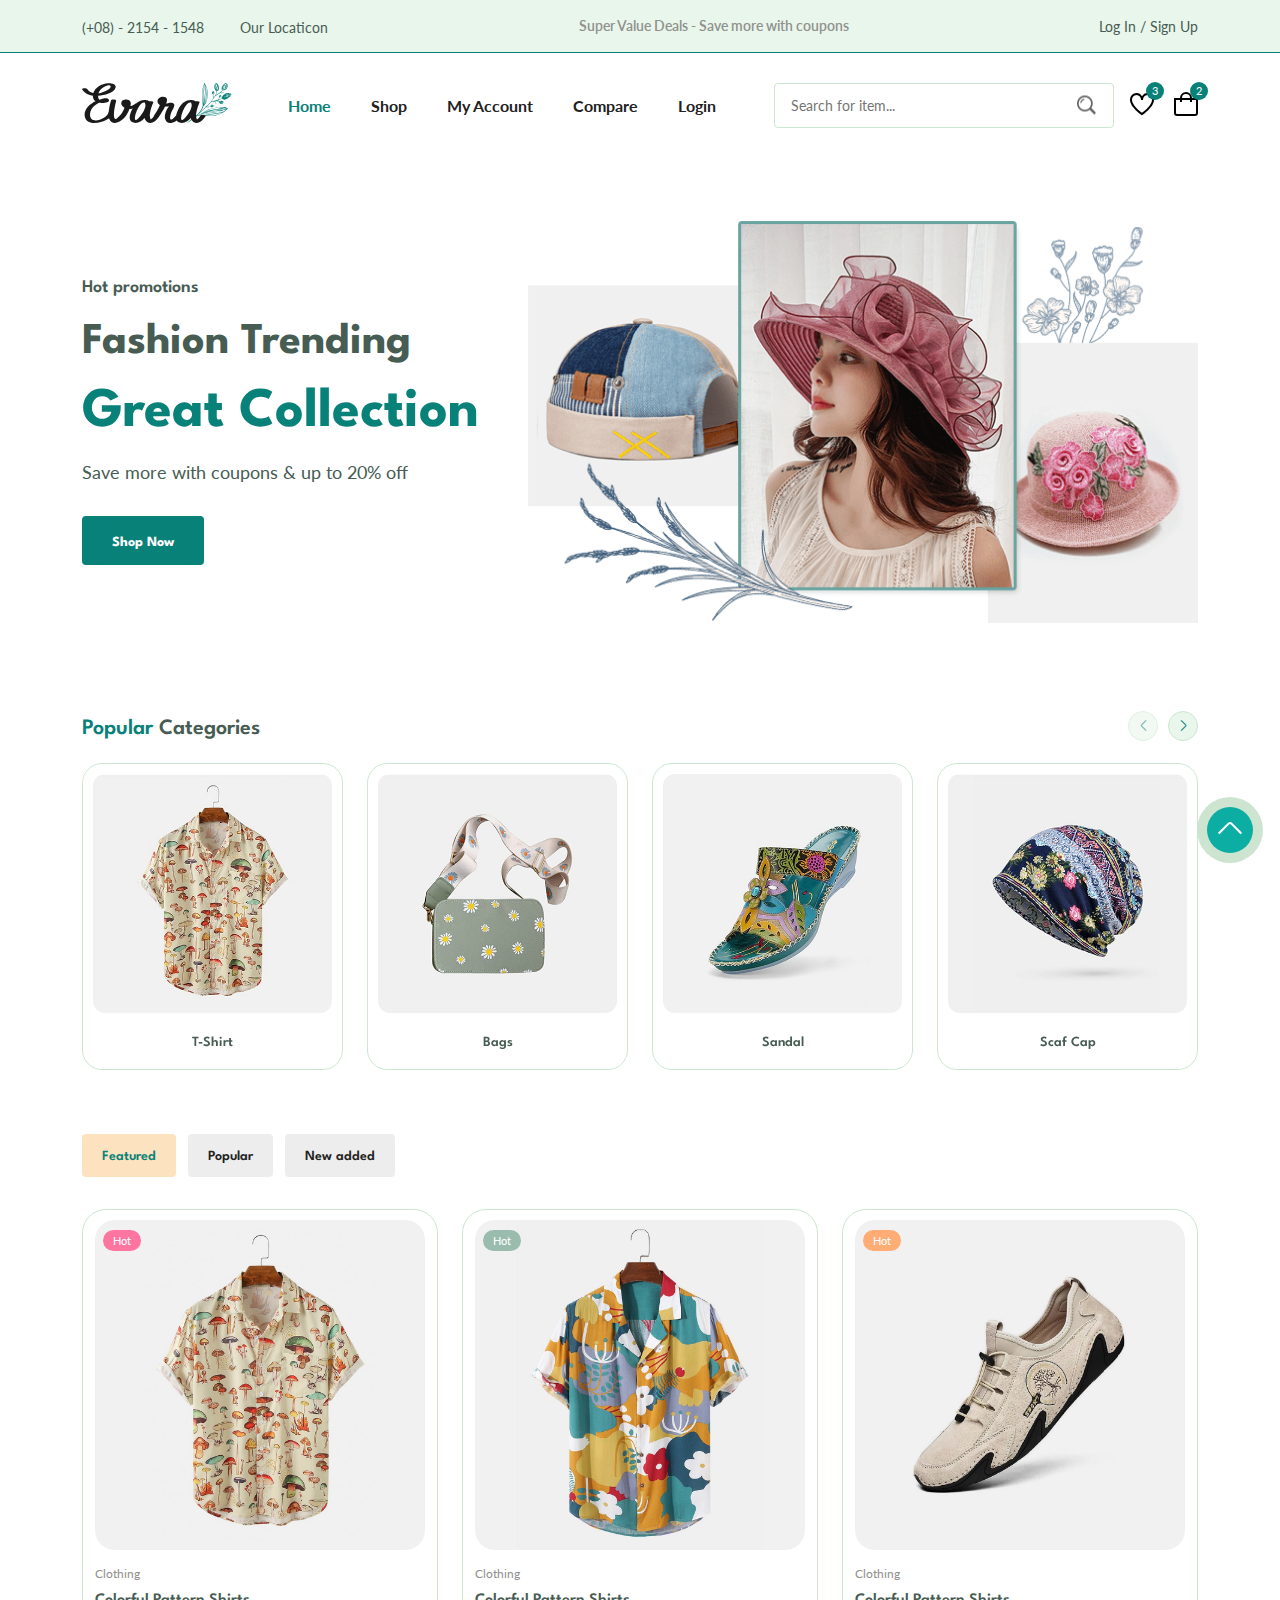
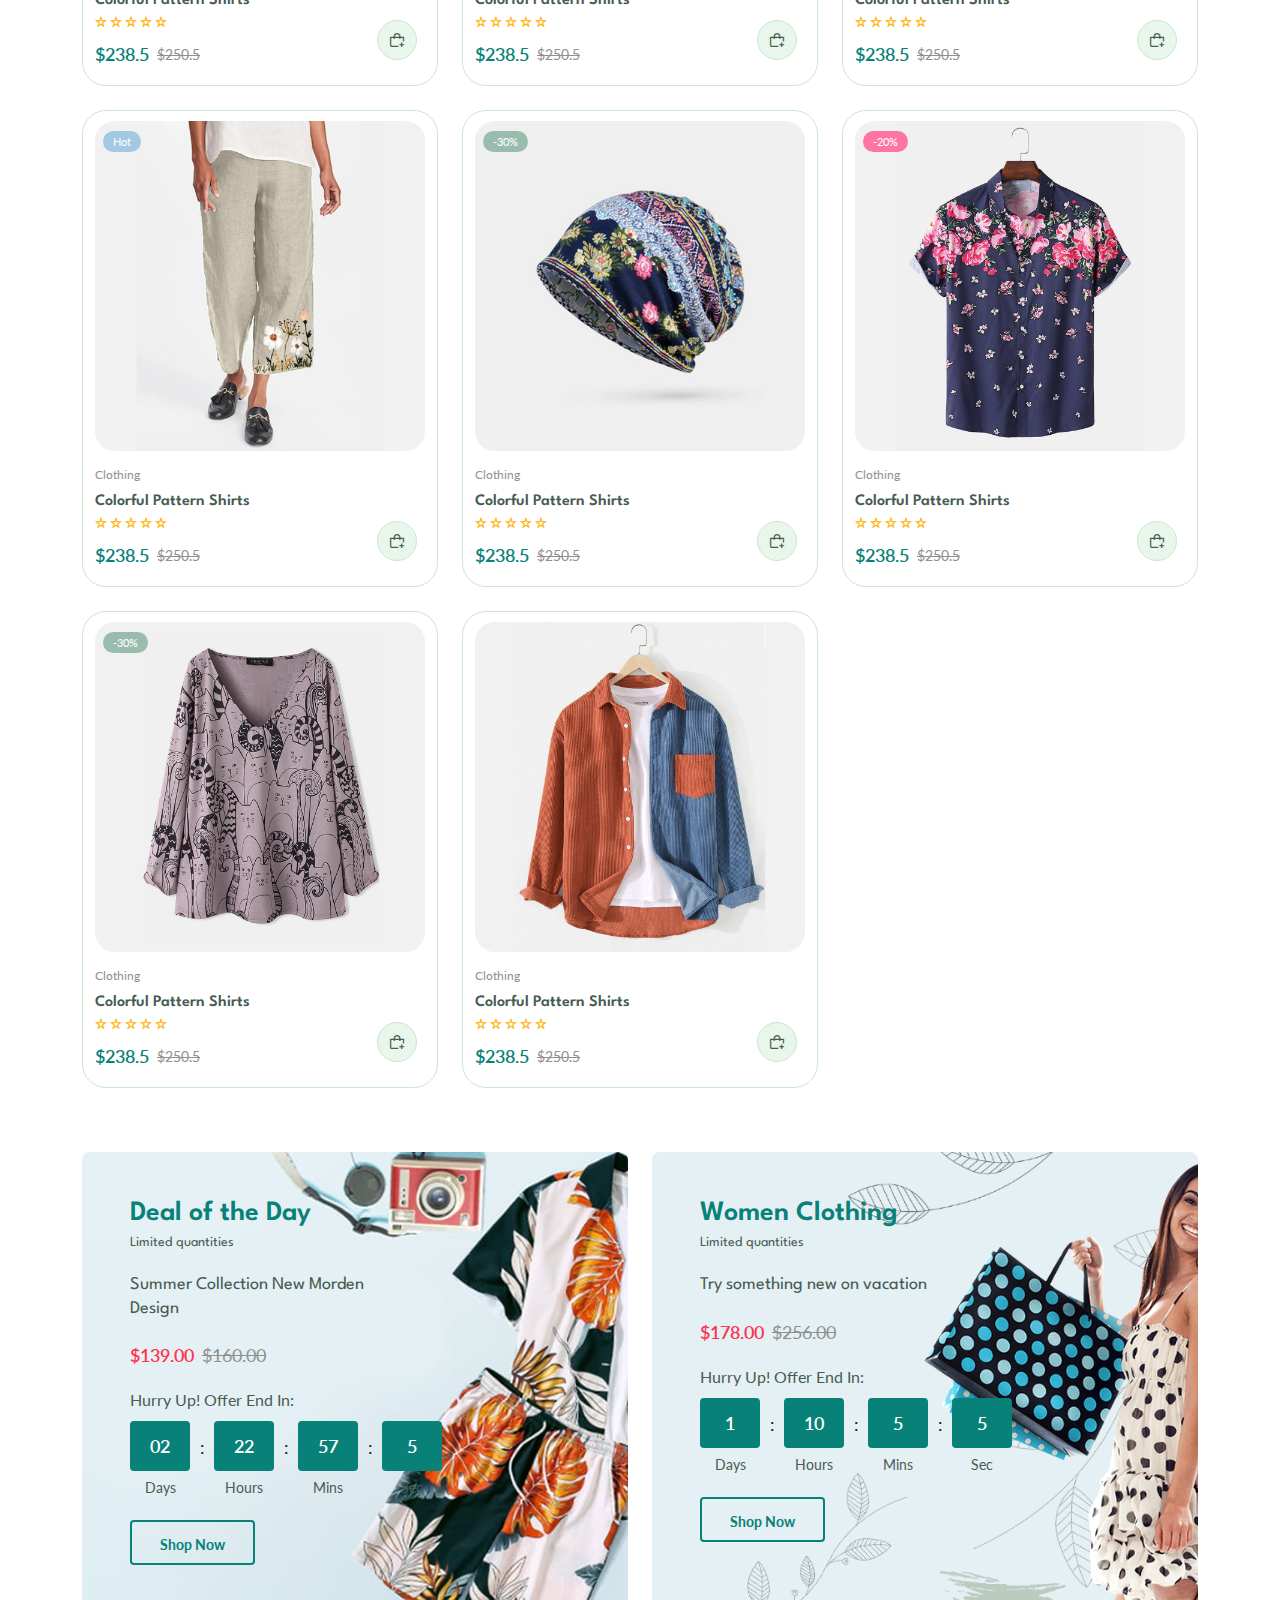
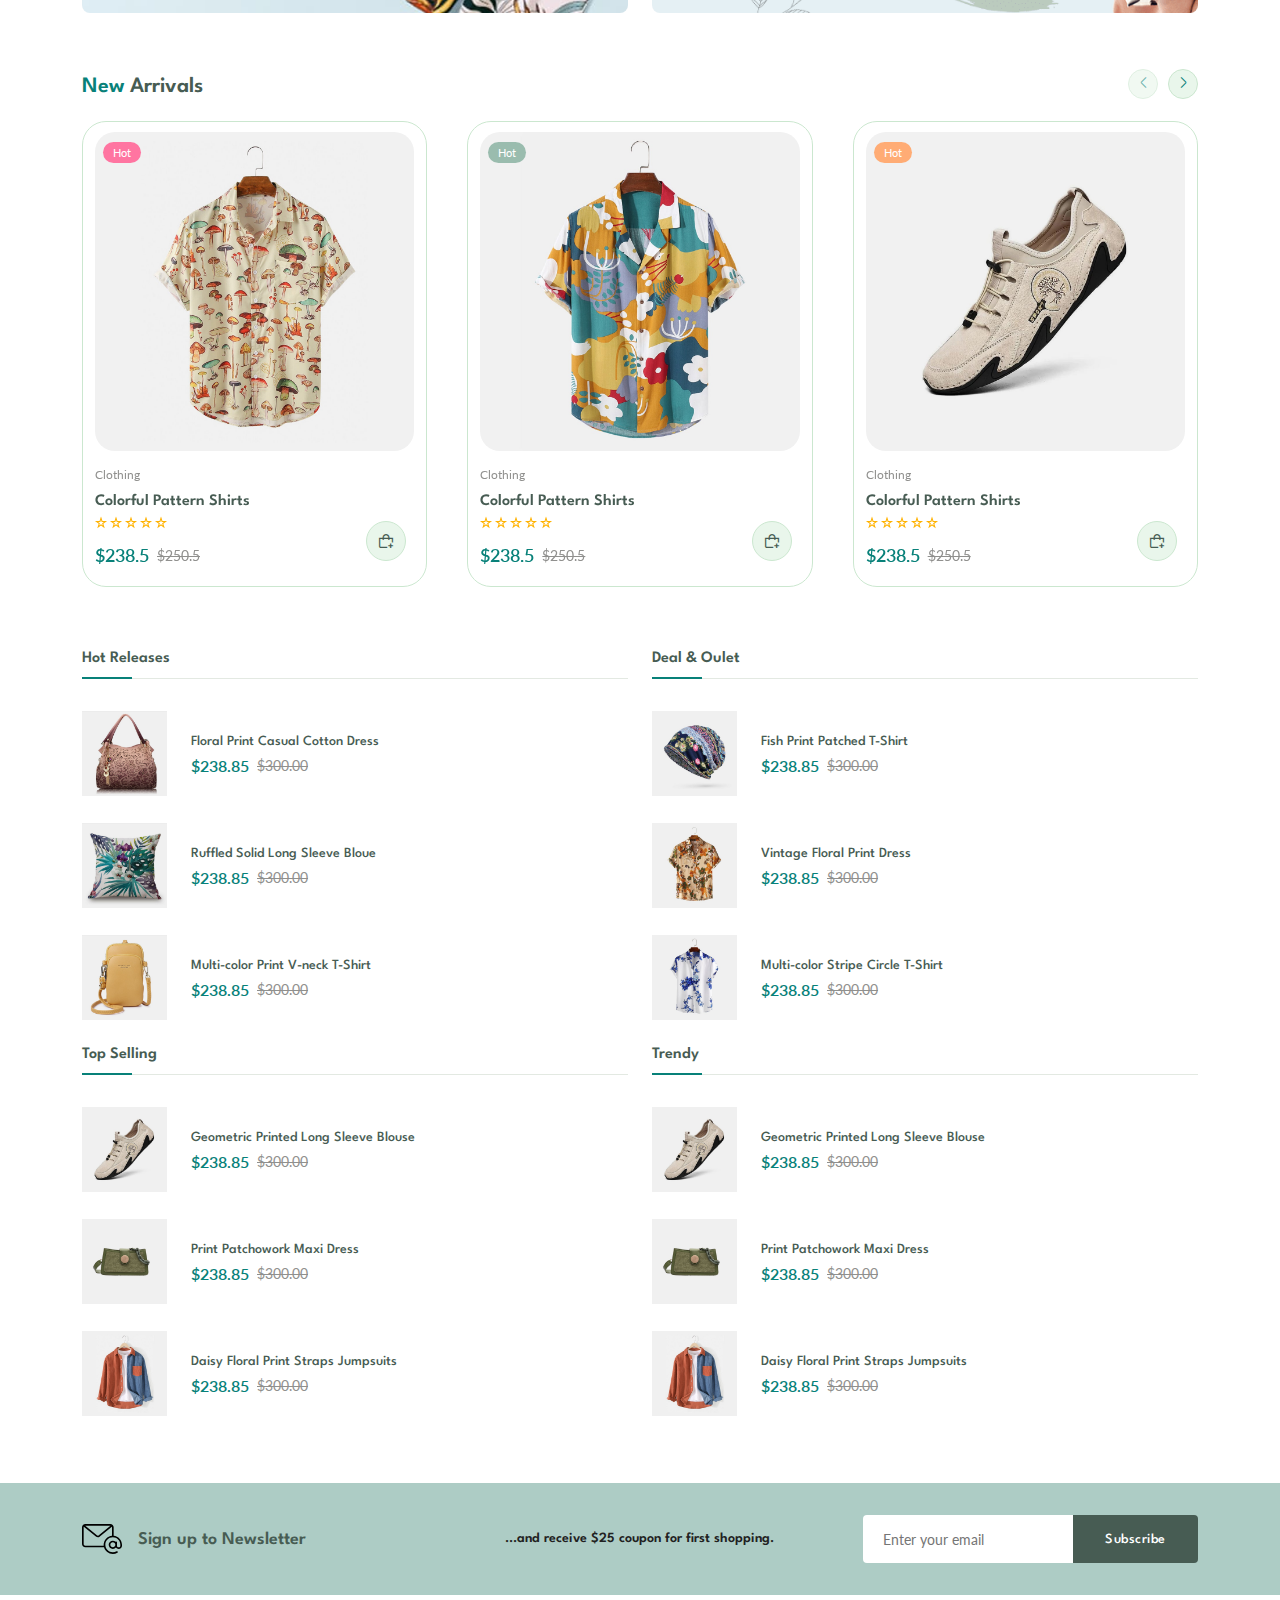
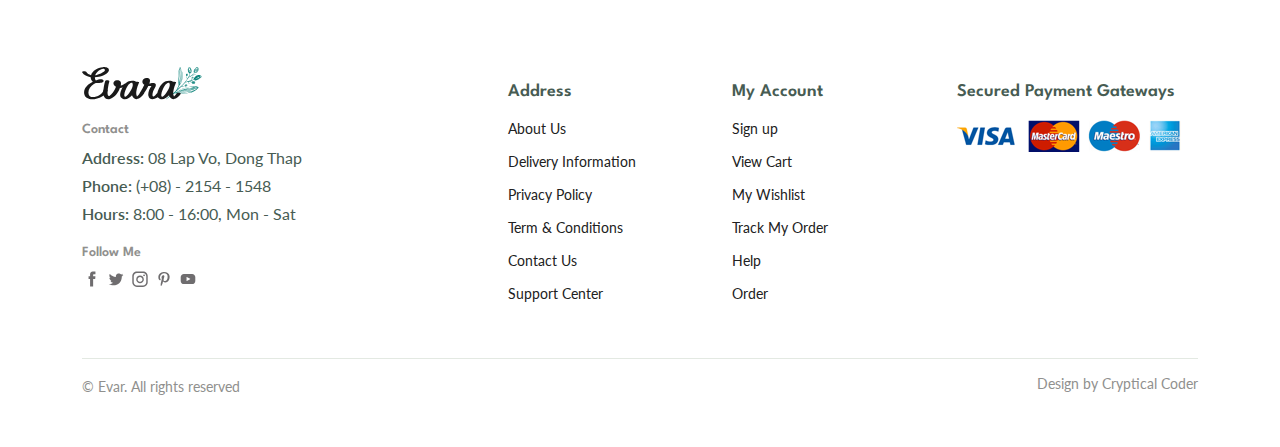
<file: index.html>
<!DOCTYPE html>
<html lang="en">

<head>
    <meta charset="UTF-8" />
    <meta name="viewport" content="width=device-width, initial-scale=1.0" />

    <!--=============== FLATICON ===============-->
    <link rel="stylesheet" href="./assets/flat-icon-regular/css/uicons-regular-straight.css" />

    <!--=============== SWIPER CSS ===============-->
    <link rel="stylesheet" href="https://cdn.jsdelivr.net/npm/swiper@10/swiper-bundle.min.css" />

    <!--=============== CSS ===============-->
    <link rel="stylesheet" href="./assets/css/styles.css" />

    <title>Ecommerce Website</title>
</head>

<body>
    <!--=============== HEADER ===============-->
    <header class="header" id="header">
        <div class="header__top">
            <div class="header__container container">
                <div class="header__contact">
                    <span>(+08) - 2154 - 1548</span>
                    <span>Our Locaticon</span>
                </div>

                <p class="header__alert-news">Super Value Deals - Save more with coupons</p>

                <a href="login-register.html" class="header__top-action">
                    Log In / Sign Up
                </a>
            </div>
        </div>

        <nav class="nav container">
            <a href="index.html">
                <img src="./assets/img/logo.svg" class="nav__logo-img">
            </a>

            <div class="nav__menu" id="nav-menu">
                <div class="nav__menu-top">
                    <a href="index.html" class="nav__menu-logo">
                        <img src="./assets/img/logo.svg" alt="">
                    </a>
                    <div class="nav__close" id="nav-close">
                        <i class="fi fi-rs-cross"></i>
                    </div>
                </div>
                <ul class="nav__list">
                    <li class="nav__item">
                        <a href="index.html" class="nav__link active-link">Home</a>
                    </li>
                    <li class="nav__item">
                        <a href="shop.html" class="nav__link">Shop</a>
                    </li>
                    <li class="nav__item">
                        <a href="accounts.html" class="nav__link">My Account</a>
                    </li>
                    <li class="nav__item">
                        <a href="compare.html" class="nav__link">Compare</a>
                    </li>
                    <li class="nav__item">
                        <a href="login-register.html" class="nav__link">Login</a>
                    </li>
                </ul>

                <div class="header__search">
                    <input type="text" placeholder="Search for item..." class="form__input" name="search input">
                    <button type="button" class="search__btn">
                        <img src="./assets/img/search.png">
                    </button>
                </div>
            </div>

            <div class="header__user-actions">
                <a href="wishlist.html" class="header__action-btn">
                    <img src="./assets/img/icon-heart.svg">
                    <span class="count">3</span>
                </a>
                <a href="cart.html" class="header__action-btn">
                    <img src="./assets/img/icon-cart.svg">
                    <span class="count">2</span>
                </a>
                <div class="header__action-btn nav__toggle" id="nav-toggle">
                    <img src="./assets/img/menu-burger.svg" alt="">
                </div>
            </div>
        </nav>
    </header>

    <!--=============== SCROLL TO THE TOP ===============-->
    <div class="scroll__top">
        <a href="#header" class="scroll__top-action">
            <i class="fi fi-rs-angle-up"></i>
        </a>
    </div>

    <!--=============== MAIN ===============-->
    <main class="main">
        <!--=============== HOME ===============-->
        <section class="home section-lg">
            <div class="home__container container grid">
                <div class="home__content">
                    <div class="home__subtitle">Hot promotions</div>
                    <h1 class="home__title">
                        Fashion Trending <span>Great Collection</span>
                    </h1>
                    <p class="home__description">
                        Save more with coupons & up to 20% off
                    </p>
                    <a href="shop.html" class="btn">Shop Now</a>
                </div>

                <img src="./assets/img/home-img.png" class="home__img">
            </div>
        </section>

        <!--=============== CATEGORIES ===============-->
        <section class="categories container section">
            <h3 class="section__title"><span>Popular</span> Categories</h3>

            <div class="categories__container swiper">
                <div class="swiper-wrapper">
                    <a href="shop.html" class="category__item swiper-slide">
                        <img src="./assets/img/category-1.jpg" class="category__img">
                        <h4 class="category__title">T-Shirt</h4>
                    </a>
                    <a href="shop.html" class="category__item swiper-slide">
                        <img src="./assets/img/category-2.jpg" class="category__img">
                        <h4 class="category__title">Bags</h4>
                    </a>
                    <a href="shop.html" class="category__item swiper-slide">
                        <img src="./assets/img/category-3.jpg" class="category__img">
                        <h4 class="category__title">Sandal</h4>
                    </a>
                    <a href="shop.html" class="category__item swiper-slide">
                        <img src="./assets/img/category-4.jpg" class="category__img">
                        <h4 class="category__title">Scaf Cap</h4>
                    </a>
                    <a href="shop.html" class="category__item swiper-slide">
                        <img src="./assets/img/category-5.jpg" class="category__img">
                        <h4 class="category__title">Shoes</h4>
                    </a>
                    <a href="shop.html" class="category__item swiper-slide">
                        <img src="./assets/img/category-6.jpg" class="category__img">
                        <h4 class="category__title">Pillowcase</h4>
                    </a>
                    <a href="shop.html" class="category__item swiper-slide">
                        <img src="./assets/img/category-7.jpg" class="category__img">
                        <h4 class="category__title">Jumpsuit</h4>
                    </a>
                    <a href="shop.html" class="category__item swiper-slide">
                        <img src="./assets/img/category-8.jpg" class="category__img">
                        <h4 class="category__title">Hats</h4>
                    </a>
                </div>
                <div class="swiper-button-next">
                    <i class="fi fi-rs-angle-right"></i>
                </div>
                <div class="swiper-button-prev">
                    <i class="fi fi-rs-angle-left"></i>
                </div>
            </div>
        </section>

        <!--=============== PRODUCTS ===============-->
        <section class="products container section">
            <div class="tab__btns">
                <span class="tab__btn active-tab" data-target="#featured">Featured</span>
                <span class="tab__btn" data-target="#popular">Popular</span>
                <span class="tab__btn" data-target="#new-added">New added</span>
            </div>

            <div class="tab__items">
                <div class="tab__item active-tab" content id="featured">
                    <div class="products__container grid">
                        <div class="product__item">
                            <div class="product__banner">
                                <a href="details.html" class="product__images">
                                    <img src="./assets/img/product-1-1.jpg" class="product__img default">
                                    <img src="./assets/img/product-1-2.jpg" class="product__img hover">
                                </a>

                                <div class="product__actions">
                                    <a href="" class="action__btn" aria-label="Quick View">
                                        <i class="fi fi-rs-eye"></i>
                                    </a>
                                    <a href="" class="action__btn" aria-label="Add To Wishlist">
                                        <i class="fi fi-rs-heart"></i>
                                    </a>
                                    <a href="" class="action__btn" aria-label="Compare">
                                        <i class="fi fi-rs-shuffle"></i>
                                    </a>
                                </div>

                                <div class="product__badge light-pink">Hot</div>
                            </div>

                            <div class="product__content">
                                <span class="product__category">Clothing</span>
                                <a href="details.html">
                                    <h3 class="product__title">Colorful Pattern Shirts</h3>
                                </a>
                                <div class="product__rating">
                                    <i class="fi fi-rs-star"></i>
                                    <i class="fi fi-rs-star"></i>
                                    <i class="fi fi-rs-star"></i>
                                    <i class="fi fi-rs-star"></i>
                                    <i class="fi fi-rs-star"></i>
                                </div>
                                <div class="product__price flex">
                                    <span class="new__price">$238.5</span>
                                    <span class="old__price">$250.5</span>
                                </div>

                                <a href="details.html" class="action__btn cart__btn" aria-label="Add To Cart">
                                    <i class="fi fi-rs-shopping-bag-add"></i>
                                </a>
                            </div>
                        </div>

                        <div class="product__item">
                            <div class="product__banner">
                                <a href="details.html" class="product__images">
                                    <img src="./assets/img/product-2-1.jpg" class="product__img default">
                                    <img src="./assets/img/product-2-2.jpg" class="product__img hover">
                                </a>

                                <div class="product__actions">
                                    <a href="" class="action__btn" aria-label="Quick View">
                                        <i class="fi fi-rs-eye"></i>
                                    </a>
                                    <a href="" class="action__btn" aria-label="Add To Wishlist">
                                        <i class="fi fi-rs-heart"></i>
                                    </a>
                                    <a href="" class="action__btn" aria-label="Compare">
                                        <i class="fi fi-rs-shuffle"></i>
                                    </a>
                                </div>

                                <div class="product__badge light-green">Hot</div>
                            </div>

                            <div class="product__content">
                                <span class="product__category">Clothing</span>
                                <a href="details.html">
                                    <h3 class="product__title">Colorful Pattern Shirts</h3>
                                </a>
                                <div class="product__rating">
                                    <i class="fi fi-rs-star"></i>
                                    <i class="fi fi-rs-star"></i>
                                    <i class="fi fi-rs-star"></i>
                                    <i class="fi fi-rs-star"></i>
                                    <i class="fi fi-rs-star"></i>
                                </div>
                                <div class="product__price flex">
                                    <span class="new__price">$238.5</span>
                                    <span class="old__price">$250.5</span>
                                </div>

                                <a href="details.html" class="action__btn cart__btn" aria-label="Add To Cart">
                                    <i class="fi fi-rs-shopping-bag-add"></i>
                                </a>
                            </div>
                        </div>

                        <div class="product__item">
                            <div class="product__banner">
                                <a href="details.html" class="product__images">
                                    <img src="./assets/img/product-3-1.jpg" class="product__img default">
                                    <img src="./assets/img/product-3-2.jpg" class="product__img hover">
                                </a>

                                <div class="product__actions">
                                    <a href="" class="action__btn" aria-label="Quick View">
                                        <i class="fi fi-rs-eye"></i>
                                    </a>
                                    <a href="" class="action__btn" aria-label="Add To Wishlist">
                                        <i class="fi fi-rs-heart"></i>
                                    </a>
                                    <a href="" class="action__btn" aria-label="Compare">
                                        <i class="fi fi-rs-shuffle"></i>
                                    </a>
                                </div>

                                <div class="product__badge light-orange">Hot</div>
                            </div>

                            <div class="product__content">
                                <span class="product__category">Clothing</span>
                                <a href="details.html">
                                    <h3 class="product__title">Colorful Pattern Shirts</h3>
                                </a>
                                <div class="product__rating">
                                    <i class="fi fi-rs-star"></i>
                                    <i class="fi fi-rs-star"></i>
                                    <i class="fi fi-rs-star"></i>
                                    <i class="fi fi-rs-star"></i>
                                    <i class="fi fi-rs-star"></i>
                                </div>
                                <div class="product__price flex">
                                    <span class="new__price">$238.5</span>
                                    <span class="old__price">$250.5</span>
                                </div>

                                <a href="details.html" class="action__btn cart__btn" aria-label="Add To Cart">
                                    <i class="fi fi-rs-shopping-bag-add"></i>
                                </a>
                            </div>
                        </div>

                        <div class="product__item">
                            <div class="product__banner">
                                <a href="details.html" class="product__images">
                                    <img src="./assets/img/product-4-1.jpg" class="product__img default">
                                    <img src="./assets/img/product-4-2.jpg" class="product__img hover">
                                </a>

                                <div class="product__actions">
                                    <a href="" class="action__btn" aria-label="Quick View">
                                        <i class="fi fi-rs-eye"></i>
                                    </a>
                                    <a href="" class="action__btn" aria-label="Add To Wishlist">
                                        <i class="fi fi-rs-heart"></i>
                                    </a>
                                    <a href="" class="action__btn" aria-label="Compare">
                                        <i class="fi fi-rs-shuffle"></i>
                                    </a>
                                </div>

                                <div class="product__badge light-blue">Hot</div>
                            </div>

                            <div class="product__content">
                                <span class="product__category">Clothing</span>
                                <a href="details.html">
                                    <h3 class="product__title">Colorful Pattern Shirts</h3>
                                </a>
                                <div class="product__rating">
                                    <i class="fi fi-rs-star"></i>
                                    <i class="fi fi-rs-star"></i>
                                    <i class="fi fi-rs-star"></i>
                                    <i class="fi fi-rs-star"></i>
                                    <i class="fi fi-rs-star"></i>
                                </div>
                                <div class="product__price flex">
                                    <span class="new__price">$238.5</span>
                                    <span class="old__price">$250.5</span>
                                </div>

                                <a href="details.html" class="action__btn cart__btn" aria-label="Add To Cart">
                                    <i class="fi fi-rs-shopping-bag-add"></i>
                                </a>
                            </div>
                        </div>

                        <div class="product__item">
                            <div class="product__banner">
                                <a href="details.html" class="product__images">
                                    <img src="./assets/img/product-5-1.jpg" class="product__img default">
                                    <img src="./assets/img/product-5-2.jpg" class="product__img hover">
                                </a>

                                <div class="product__actions">
                                    <a href="" class="action__btn" aria-label="Quick View">
                                        <i class="fi fi-rs-eye"></i>
                                    </a>
                                    <a href="" class="action__btn" aria-label="Add To Wishlist">
                                        <i class="fi fi-rs-heart"></i>
                                    </a>
                                    <a href="" class="action__btn" aria-label="Compare">
                                        <i class="fi fi-rs-shuffle"></i>
                                    </a>
                                </div>

                                <div class="product__badge light-green">-30%</div>
                            </div>

                            <div class="product__content">
                                <span class="product__category">Clothing</span>
                                <a href="details.html">
                                    <h3 class="product__title">Colorful Pattern Shirts</h3>
                                </a>
                                <div class="product__rating">
                                    <i class="fi fi-rs-star"></i>
                                    <i class="fi fi-rs-star"></i>
                                    <i class="fi fi-rs-star"></i>
                                    <i class="fi fi-rs-star"></i>
                                    <i class="fi fi-rs-star"></i>
                                </div>
                                <div class="product__price flex">
                                    <span class="new__price">$238.5</span>
                                    <span class="old__price">$250.5</span>
                                </div>

                                <a href="details.html" class="action__btn cart__btn" aria-label="Add To Cart">
                                    <i class="fi fi-rs-shopping-bag-add"></i>
                                </a>
                            </div>
                        </div>

                        <div class="product__item">
                            <div class="product__banner">
                                <a href="details.html" class="product__images">
                                    <img src="./assets/img/product-6-1.jpg" class="product__img default">
                                    <img src="./assets/img/product-6-2.jpg" class="product__img hover">
                                </a>

                                <div class="product__actions">
                                    <a href="" class="action__btn" aria-label="Quick View">
                                        <i class="fi fi-rs-eye"></i>
                                    </a>
                                    <a href="" class="action__btn" aria-label="Add To Wishlist">
                                        <i class="fi fi-rs-heart"></i>
                                    </a>
                                    <a href="" class="action__btn" aria-label="Compare">
                                        <i class="fi fi-rs-shuffle"></i>
                                    </a>
                                </div>

                                <div class="product__badge light-pink">-20%</div>
                            </div>

                            <div class="product__content">
                                <span class="product__category">Clothing</span>
                                <a href="details.html">
                                    <h3 class="product__title">Colorful Pattern Shirts</h3>
                                </a>
                                <div class="product__rating">
                                    <i class="fi fi-rs-star"></i>
                                    <i class="fi fi-rs-star"></i>
                                    <i class="fi fi-rs-star"></i>
                                    <i class="fi fi-rs-star"></i>
                                    <i class="fi fi-rs-star"></i>
                                </div>
                                <div class="product__price flex">
                                    <span class="new__price">$238.5</span>
                                    <span class="old__price">$250.5</span>
                                </div>

                                <a href="details.html" class="action__btn cart__btn" aria-label="Add To Cart">
                                    <i class="fi fi-rs-shopping-bag-add"></i>
                                </a>
                            </div>
                        </div>

                        <div class="product__item">
                            <div class="product__banner">
                                <a href="details.html" class="product__images">
                                    <img src="./assets/img/product-7-1.jpg" class="product__img default">
                                    <img src="./assets/img/product-7-2.jpg" class="product__img hover">
                                </a>

                                <div class="product__actions">
                                    <a href="" class="action__btn" aria-label="Quick View">
                                        <i class="fi fi-rs-eye"></i>
                                    </a>
                                    <a href="" class="action__btn" aria-label="Add To Wishlist">
                                        <i class="fi fi-rs-heart"></i>
                                    </a>
                                    <a href="" class="action__btn" aria-label="Compare">
                                        <i class="fi fi-rs-shuffle"></i>
                                    </a>
                                </div>

                                <div class="product__badge light-green">-30%</div>
                            </div>

                            <div class="product__content">
                                <span class="product__category">Clothing</span>
                                <a href="details.html">
                                    <h3 class="product__title">Colorful Pattern Shirts</h3>
                                </a>
                                <div class="product__rating">
                                    <i class="fi fi-rs-star"></i>
                                    <i class="fi fi-rs-star"></i>
                                    <i class="fi fi-rs-star"></i>
                                    <i class="fi fi-rs-star"></i>
                                    <i class="fi fi-rs-star"></i>
                                </div>
                                <div class="product__price flex">
                                    <span class="new__price">$238.5</span>
                                    <span class="old__price">$250.5</span>
                                </div>

                                <a href="details.html" class="action__btn cart__btn" aria-label="Add To Cart">
                                    <i class="fi fi-rs-shopping-bag-add"></i>
                                </a>
                            </div>
                        </div>

                        <div class="product__item">
                            <div class="product__banner">
                                <a href="details.html" class="product__images">
                                    <img src="./assets/img/product-8-1.jpg" class="product__img default">
                                    <img src="./assets/img/product-8-2.jpg" class="product__img hover">
                                </a>

                                <div class="product__actions">
                                    <a href="" class="action__btn" aria-label="Quick View">
                                        <i class="fi fi-rs-eye"></i>
                                    </a>
                                    <a href="" class="action__btn" aria-label="Add To Wishlist">
                                        <i class="fi fi-rs-heart"></i>
                                    </a>
                                    <a href="" class="action__btn" aria-label="Compare">
                                        <i class="fi fi-rs-shuffle"></i>
                                    </a>
                                </div>
                            </div>

                            <div class="product__content">
                                <span class="product__category">Clothing</span>
                                <a href="details.html">
                                    <h3 class="product__title">Colorful Pattern Shirts</h3>
                                </a>
                                <div class="product__rating">
                                    <i class="fi fi-rs-star"></i>
                                    <i class="fi fi-rs-star"></i>
                                    <i class="fi fi-rs-star"></i>
                                    <i class="fi fi-rs-star"></i>
                                    <i class="fi fi-rs-star"></i>
                                </div>
                                <div class="product__price flex">
                                    <span class="new__price">$238.5</span>
                                    <span class="old__price">$250.5</span>
                                </div>

                                <a href="details.html" class="action__btn cart__btn" aria-label="Add To Cart">
                                    <i class="fi fi-rs-shopping-bag-add"></i>
                                </a>
                            </div>
                        </div>
                    </div>
                </div>

                <div class="tab__item" content id="popular">
                    <div class="products__container grid">
                        <div class="product__item">
                            <div class="product__banner">
                                <a href="details.html" class="product__images">
                                    <img src="./assets/img/product-9-1.jpg" class="product__img default">
                                    <img src="./assets/img/product-9-2.jpg" class="product__img hover">
                                </a>

                                <div class="product__actions">
                                    <a href="" class="action__btn" aria-label="Quick View">
                                        <i class="fi fi-rs-eye"></i>
                                    </a>
                                    <a href="" class="action__btn" aria-label="Add To Wishlist">
                                        <i class="fi fi-rs-heart"></i>
                                    </a>
                                    <a href="" class="action__btn" aria-label="Compare">
                                        <i class="fi fi-rs-shuffle"></i>
                                    </a>
                                </div>

                                <div class="product__badge light-pink">Hot</div>
                            </div>

                            <div class="product__content">
                                <span class="product__category">Clothing</span>
                                <a href="details.html">
                                    <h3 class="product__title">Colorful Pattern Shirts</h3>
                                </a>
                                <div class="product__rating">
                                    <i class="fi fi-rs-star"></i>
                                    <i class="fi fi-rs-star"></i>
                                    <i class="fi fi-rs-star"></i>
                                    <i class="fi fi-rs-star"></i>
                                    <i class="fi fi-rs-star"></i>
                                </div>
                                <div class="product__price flex">
                                    <span class="new__price">$238.5</span>
                                    <span class="old__price">$250.5</span>
                                </div>

                                <a href="details.html" class="action__btn cart__btn" aria-label="Add To Cart">
                                    <i class="fi fi-rs-shopping-bag-add"></i>
                                </a>
                            </div>
                        </div>

                        <div class="product__item">
                            <div class="product__banner">
                                <a href="details.html" class="product__images">
                                    <img src="./assets/img/product-10-1.jpg" class="product__img default">
                                    <img src="./assets/img/product-10-2.jpg" class="product__img hover">
                                </a>

                                <div class="product__actions">
                                    <a href="" class="action__btn" aria-label="Quick View">
                                        <i class="fi fi-rs-eye"></i>
                                    </a>
                                    <a href="" class="action__btn" aria-label="Add To Wishlist">
                                        <i class="fi fi-rs-heart"></i>
                                    </a>
                                    <a href="" class="action__btn" aria-label="Compare">
                                        <i class="fi fi-rs-shuffle"></i>
                                    </a>
                                </div>

                                <div class="product__badge light-green">Hot</div>
                            </div>

                            <div class="product__content">
                                <span class="product__category">Clothing</span>
                                <a href="details.html">
                                    <h3 class="product__title">Colorful Pattern Shirts</h3>
                                </a>
                                <div class="product__rating">
                                    <i class="fi fi-rs-star"></i>
                                    <i class="fi fi-rs-star"></i>
                                    <i class="fi fi-rs-star"></i>
                                    <i class="fi fi-rs-star"></i>
                                    <i class="fi fi-rs-star"></i>
                                </div>
                                <div class="product__price flex">
                                    <span class="new__price">$238.5</span>
                                    <span class="old__price">$250.5</span>
                                </div>

                                <a href="details.html" class="action__btn cart__btn" aria-label="Add To Cart">
                                    <i class="fi fi-rs-shopping-bag-add"></i>
                                </a>
                            </div>
                        </div>

                        <div class="product__item">
                            <div class="product__banner">
                                <a href="details.html" class="product__images">
                                    <img src="./assets/img/product-11-1.jpg" class="product__img default">
                                    <img src="./assets/img/product-11-2.jpg" class="product__img hover">
                                </a>

                                <div class="product__actions">
                                    <a href="" class="action__btn" aria-label="Quick View">
                                        <i class="fi fi-rs-eye"></i>
                                    </a>
                                    <a href="" class="action__btn" aria-label="Add To Wishlist">
                                        <i class="fi fi-rs-heart"></i>
                                    </a>
                                    <a href="" class="action__btn" aria-label="Compare">
                                        <i class="fi fi-rs-shuffle"></i>
                                    </a>
                                </div>

                                <div class="product__badge light-orange">Hot</div>
                            </div>

                            <div class="product__content">
                                <span class="product__category">Clothing</span>
                                <a href="details.html">
                                    <h3 class="product__title">Colorful Pattern Shirts</h3>
                                </a>
                                <div class="product__rating">
                                    <i class="fi fi-rs-star"></i>
                                    <i class="fi fi-rs-star"></i>
                                    <i class="fi fi-rs-star"></i>
                                    <i class="fi fi-rs-star"></i>
                                    <i class="fi fi-rs-star"></i>
                                </div>
                                <div class="product__price flex">
                                    <span class="new__price">$238.5</span>
                                    <span class="old__price">$250.5</span>
                                </div>

                                <a href="details.html" class="action__btn cart__btn" aria-label="Add To Cart">
                                    <i class="fi fi-rs-shopping-bag-add"></i>
                                </a>
                            </div>
                        </div>

                        <div class="product__item">
                            <div class="product__banner">
                                <a href="details.html" class="product__images">
                                    <img src="./assets/img/product-12-1.jpg" class="product__img default">
                                    <img src="./assets/img/product-12-2.jpg" class="product__img hover">
                                </a>

                                <div class="product__actions">
                                    <a href="" class="action__btn" aria-label="Quick View">
                                        <i class="fi fi-rs-eye"></i>
                                    </a>
                                    <a href="" class="action__btn" aria-label="Add To Wishlist">
                                        <i class="fi fi-rs-heart"></i>
                                    </a>
                                    <a href="" class="action__btn" aria-label="Compare">
                                        <i class="fi fi-rs-shuffle"></i>
                                    </a>
                                </div>

                                <div class="product__badge light-blue">Hot</div>
                            </div>

                            <div class="product__content">
                                <span class="product__category">Clothing</span>
                                <a href="details.html">
                                    <h3 class="product__title">Colorful Pattern Shirts</h3>
                                </a>
                                <div class="product__rating">
                                    <i class="fi fi-rs-star"></i>
                                    <i class="fi fi-rs-star"></i>
                                    <i class="fi fi-rs-star"></i>
                                    <i class="fi fi-rs-star"></i>
                                    <i class="fi fi-rs-star"></i>
                                </div>
                                <div class="product__price flex">
                                    <span class="new__price">$238.5</span>
                                    <span class="old__price">$250.5</span>
                                </div>

                                <a href="details.html" class="action__btn cart__btn" aria-label="Add To Cart">
                                    <i class="fi fi-rs-shopping-bag-add"></i>
                                </a>
                            </div>
                        </div>

                        <div class="product__item">
                            <div class="product__banner">
                                <a href="details.html" class="product__images">
                                    <img src="./assets/img/product-13-1.jpg" class="product__img default">
                                    <img src="./assets/img/product-13-2.jpg" class="product__img hover">
                                </a>

                                <div class="product__actions">
                                    <a href="" class="action__btn" aria-label="Quick View">
                                        <i class="fi fi-rs-eye"></i>
                                    </a>
                                    <a href="" class="action__btn" aria-label="Add To Wishlist">
                                        <i class="fi fi-rs-heart"></i>
                                    </a>
                                    <a href="" class="action__btn" aria-label="Compare">
                                        <i class="fi fi-rs-shuffle"></i>
                                    </a>
                                </div>

                                <div class="product__badge light-green">-30%</div>
                            </div>

                            <div class="product__content">
                                <span class="product__category">Clothing</span>
                                <a href="details.html">
                                    <h3 class="product__title">Colorful Pattern Shirts</h3>
                                </a>
                                <div class="product__rating">
                                    <i class="fi fi-rs-star"></i>
                                    <i class="fi fi-rs-star"></i>
                                    <i class="fi fi-rs-star"></i>
                                    <i class="fi fi-rs-star"></i>
                                    <i class="fi fi-rs-star"></i>
                                </div>
                                <div class="product__price flex">
                                    <span class="new__price">$238.5</span>
                                    <span class="old__price">$250.5</span>
                                </div>

                                <a href="details.html" class="action__btn cart__btn" aria-label="Add To Cart">
                                    <i class="fi fi-rs-shopping-bag-add"></i>
                                </a>
                            </div>
                        </div>

                        <div class="product__item">
                            <div class="product__banner">
                                <a href="details.html" class="product__images">
                                    <img src="./assets/img/product-8-1.jpg" class="product__img default">
                                    <img src="./assets/img/product-8-2.jpg" class="product__img hover">
                                </a>

                                <div class="product__actions">
                                    <a href="" class="action__btn" aria-label="Quick View">
                                        <i class="fi fi-rs-eye"></i>
                                    </a>
                                    <a href="" class="action__btn" aria-label="Add To Wishlist">
                                        <i class="fi fi-rs-heart"></i>
                                    </a>
                                    <a href="" class="action__btn" aria-label="Compare">
                                        <i class="fi fi-rs-shuffle"></i>
                                    </a>
                                </div>

                                <div class="product__badge light-pink">-20%</div>
                            </div>

                            <div class="product__content">
                                <span class="product__category">Clothing</span>
                                <a href="details.html">
                                    <h3 class="product__title">Colorful Pattern Shirts</h3>
                                </a>
                                <div class="product__rating">
                                    <i class="fi fi-rs-star"></i>
                                    <i class="fi fi-rs-star"></i>
                                    <i class="fi fi-rs-star"></i>
                                    <i class="fi fi-rs-star"></i>
                                    <i class="fi fi-rs-star"></i>
                                </div>
                                <div class="product__price flex">
                                    <span class="new__price">$238.5</span>
                                    <span class="old__price">$250.5</span>
                                </div>

                                <a href="details.html" class="action__btn cart__btn" aria-label="Add To Cart">
                                    <i class="fi fi-rs-shopping-bag-add"></i>
                                </a>
                            </div>
                        </div>

                        <div class="product__item">
                            <div class="product__banner">
                                <a href="details.html" class="product__images">
                                    <img src="./assets/img/product-6-1.jpg" class="product__img default">
                                    <img src="./assets/img/product-6-2.jpg" class="product__img hover">
                                </a>

                                <div class="product__actions">
                                    <a href="" class="action__btn" aria-label="Quick View">
                                        <i class="fi fi-rs-eye"></i>
                                    </a>
                                    <a href="" class="action__btn" aria-label="Add To Wishlist">
                                        <i class="fi fi-rs-heart"></i>
                                    </a>
                                    <a href="" class="action__btn" aria-label="Compare">
                                        <i class="fi fi-rs-shuffle"></i>
                                    </a>
                                </div>

                                <div class="product__badge light-green">-30%</div>
                            </div>

                            <div class="product__content">
                                <span class="product__category">Clothing</span>
                                <a href="details.html">
                                    <h3 class="product__title">Colorful Pattern Shirts</h3>
                                </a>
                                <div class="product__rating">
                                    <i class="fi fi-rs-star"></i>
                                    <i class="fi fi-rs-star"></i>
                                    <i class="fi fi-rs-star"></i>
                                    <i class="fi fi-rs-star"></i>
                                    <i class="fi fi-rs-star"></i>
                                </div>
                                <div class="product__price flex">
                                    <span class="new__price">$238.5</span>
                                    <span class="old__price">$250.5</span>
                                </div>

                                <a href="details.html" class="action__btn cart__btn" aria-label="Add To Cart">
                                    <i class="fi fi-rs-shopping-bag-add"></i>
                                </a>
                            </div>
                        </div>

                        <div class="product__item">
                            <div class="product__banner">
                                <a href="details.html" class="product__images">
                                    <img src="./assets/img/product-7-1.jpg" class="product__img default">
                                    <img src="./assets/img/product-7-2.jpg" class="product__img hover">
                                </a>

                                <div class="product__actions">
                                    <a href="" class="action__btn" aria-label="Quick View">
                                        <i class="fi fi-rs-eye"></i>
                                    </a>
                                    <a href="" class="action__btn" aria-label="Add To Wishlist">
                                        <i class="fi fi-rs-heart"></i>
                                    </a>
                                    <a href="" class="action__btn" aria-label="Compare">
                                        <i class="fi fi-rs-shuffle"></i>
                                    </a>
                                </div>
                            </div>

                            <div class="product__content">
                                <span class="product__category">Clothing</span>
                                <a href="details.html">
                                    <h3 class="product__title">Colorful Pattern Shirts</h3>
                                </a>
                                <div class="product__rating">
                                    <i class="fi fi-rs-star"></i>
                                    <i class="fi fi-rs-star"></i>
                                    <i class="fi fi-rs-star"></i>
                                    <i class="fi fi-rs-star"></i>
                                    <i class="fi fi-rs-star"></i>
                                </div>
                                <div class="product__price flex">
                                    <span class="new__price">$238.5</span>
                                    <span class="old__price">$250.5</span>
                                </div>

                                <a href="details.html" class="action__btn cart__btn" aria-label="Add To Cart">
                                    <i class="fi fi-rs-shopping-bag-add"></i>
                                </a>
                            </div>
                        </div>
                    </div>
                </div>

                <div class="tab__item" content id="new-added">
                    <div class="products__container grid">
                        <div class="product__item">
                            <div class="product__banner">
                                <a href="details.html" class="product__images">
                                    <img src="./assets/img/product-9-1.jpg" class="product__img default">
                                    <img src="./assets/img/product-9-2.jpg" class="product__img hover">
                                </a>

                                <div class="product__actions">
                                    <a href="" class="action__btn" aria-label="Quick View">
                                        <i class="fi fi-rs-eye"></i>
                                    </a>
                                    <a href="" class="action__btn" aria-label="Add To Wishlist">
                                        <i class="fi fi-rs-heart"></i>
                                    </a>
                                    <a href="" class="action__btn" aria-label="Compare">
                                        <i class="fi fi-rs-shuffle"></i>
                                    </a>
                                </div>

                                <div class="product__badge light-pink">Hot</div>
                            </div>

                            <div class="product__content">
                                <span class="product__category">Clothing</span>
                                <a href="details.html">
                                    <h3 class="product__title">Colorful Pattern Shirts</h3>
                                </a>
                                <div class="product__rating">
                                    <i class="fi fi-rs-star"></i>
                                    <i class="fi fi-rs-star"></i>
                                    <i class="fi fi-rs-star"></i>
                                    <i class="fi fi-rs-star"></i>
                                    <i class="fi fi-rs-star"></i>
                                </div>
                                <div class="product__price flex">
                                    <span class="new__price">$238.5</span>
                                    <span class="old__price">$250.5</span>
                                </div>

                                <a href="details.html" class="action__btn cart__btn" aria-label="Add To Cart">
                                    <i class="fi fi-rs-shopping-bag-add"></i>
                                </a>
                            </div>
                        </div>

                        <div class="product__item">
                            <div class="product__banner">
                                <a href="details.html" class="product__images">
                                    <img src="./assets/img/product-8-1.jpg" class="product__img default">
                                    <img src="./assets/img/product-8-2.jpg" class="product__img hover">
                                </a>

                                <div class="product__actions">
                                    <a href="" class="action__btn" aria-label="Quick View">
                                        <i class="fi fi-rs-eye"></i>
                                    </a>
                                    <a href="" class="action__btn" aria-label="Add To Wishlist">
                                        <i class="fi fi-rs-heart"></i>
                                    </a>
                                    <a href="" class="action__btn" aria-label="Compare">
                                        <i class="fi fi-rs-shuffle"></i>
                                    </a>
                                </div>

                                <div class="product__badge light-green">Hot</div>
                            </div>

                            <div class="product__content">
                                <span class="product__category">Clothing</span>
                                <a href="details.html">
                                    <h3 class="product__title">Colorful Pattern Shirts</h3>
                                </a>
                                <div class="product__rating">
                                    <i class="fi fi-rs-star"></i>
                                    <i class="fi fi-rs-star"></i>
                                    <i class="fi fi-rs-star"></i>
                                    <i class="fi fi-rs-star"></i>
                                    <i class="fi fi-rs-star"></i>
                                </div>
                                <div class="product__price flex">
                                    <span class="new__price">$238.5</span>
                                    <span class="old__price">$250.5</span>
                                </div>

                                <a href="details.html" class="action__btn cart__btn" aria-label="Add To Cart">
                                    <i class="fi fi-rs-shopping-bag-add"></i>
                                </a>
                            </div>
                        </div>

                        <div class="product__item">
                            <div class="product__banner">
                                <a href="details.html" class="product__images">
                                    <img src="./assets/img/product-13-1.jpg" class="product__img default">
                                    <img src="./assets/img/product-13-2.jpg" class="product__img hover">
                                </a>

                                <div class="product__actions">
                                    <a href="" class="action__btn" aria-label="Quick View">
                                        <i class="fi fi-rs-eye"></i>
                                    </a>
                                    <a href="" class="action__btn" aria-label="Add To Wishlist">
                                        <i class="fi fi-rs-heart"></i>
                                    </a>
                                    <a href="" class="action__btn" aria-label="Compare">
                                        <i class="fi fi-rs-shuffle"></i>
                                    </a>
                                </div>

                                <div class="product__badge light-orange">Hot</div>
                            </div>

                            <div class="product__content">
                                <span class="product__category">Clothing</span>
                                <a href="details.html">
                                    <h3 class="product__title">Colorful Pattern Shirts</h3>
                                </a>
                                <div class="product__rating">
                                    <i class="fi fi-rs-star"></i>
                                    <i class="fi fi-rs-star"></i>
                                    <i class="fi fi-rs-star"></i>
                                    <i class="fi fi-rs-star"></i>
                                    <i class="fi fi-rs-star"></i>
                                </div>
                                <div class="product__price flex">
                                    <span class="new__price">$238.5</span>
                                    <span class="old__price">$250.5</span>
                                </div>

                                <a href="details.html" class="action__btn cart__btn" aria-label="Add To Cart">
                                    <i class="fi fi-rs-shopping-bag-add"></i>
                                </a>
                            </div>
                        </div>

                        <div class="product__item">
                            <div class="product__banner">
                                <a href="details.html" class="product__images">
                                    <img src="./assets/img/product-11-1.jpg" class="product__img default">
                                    <img src="./assets/img/product-11-2.jpg" class="product__img hover">
                                </a>

                                <div class="product__actions">
                                    <a href="" class="action__btn" aria-label="Quick View">
                                        <i class="fi fi-rs-eye"></i>
                                    </a>
                                    <a href="" class="action__btn" aria-label="Add To Wishlist">
                                        <i class="fi fi-rs-heart"></i>
                                    </a>
                                    <a href="" class="action__btn" aria-label="Compare">
                                        <i class="fi fi-rs-shuffle"></i>
                                    </a>
                                </div>

                                <div class="product__badge light-blue">Hot</div>
                            </div>

                            <div class="product__content">
                                <span class="product__category">Clothing</span>
                                <a href="details.html">
                                    <h3 class="product__title">Colorful Pattern Shirts</h3>
                                </a>
                                <div class="product__rating">
                                    <i class="fi fi-rs-star"></i>
                                    <i class="fi fi-rs-star"></i>
                                    <i class="fi fi-rs-star"></i>
                                    <i class="fi fi-rs-star"></i>
                                    <i class="fi fi-rs-star"></i>
                                </div>
                                <div class="product__price flex">
                                    <span class="new__price">$238.5</span>
                                    <span class="old__price">$250.5</span>
                                </div>

                                <a href="details.html" class="action__btn cart__btn" aria-label="Add To Cart">
                                    <i class="fi fi-rs-shopping-bag-add"></i>
                                </a>
                            </div>
                        </div>

                        <div class="product__item">
                            <div class="product__banner">
                                <a href="details.html" class="product__images">
                                    <img src="./assets/img/product-12-1.jpg" class="product__img default">
                                    <img src="./assets/img/product-12-2.jpg" class="product__img hover">
                                </a>

                                <div class="product__actions">
                                    <a href="" class="action__btn" aria-label="Quick View">
                                        <i class="fi fi-rs-eye"></i>
                                    </a>
                                    <a href="" class="action__btn" aria-label="Add To Wishlist">
                                        <i class="fi fi-rs-heart"></i>
                                    </a>
                                    <a href="" class="action__btn" aria-label="Compare">
                                        <i class="fi fi-rs-shuffle"></i>
                                    </a>
                                </div>

                                <div class="product__badge light-green">-30%</div>
                            </div>

                            <div class="product__content">
                                <span class="product__category">Clothing</span>
                                <a href="details.html">
                                    <h3 class="product__title">Colorful Pattern Shirts</h3>
                                </a>
                                <div class="product__rating">
                                    <i class="fi fi-rs-star"></i>
                                    <i class="fi fi-rs-star"></i>
                                    <i class="fi fi-rs-star"></i>
                                    <i class="fi fi-rs-star"></i>
                                    <i class="fi fi-rs-star"></i>
                                </div>
                                <div class="product__price flex">
                                    <span class="new__price">$238.5</span>
                                    <span class="old__price">$250.5</span>
                                </div>

                                <a href="details.html" class="action__btn cart__btn" aria-label="Add To Cart">
                                    <i class="fi fi-rs-shopping-bag-add"></i>
                                </a>
                            </div>
                        </div>

                        <div class="product__item">
                            <div class="product__banner">
                                <a href="details.html" class="product__images">
                                    <img src="./assets/img/product-6-1.jpg" class="product__img default">
                                    <img src="./assets/img/product-6-2.jpg" class="product__img hover">
                                </a>

                                <div class="product__actions">
                                    <a href="" class="action__btn" aria-label="Quick View">
                                        <i class="fi fi-rs-eye"></i>
                                    </a>
                                    <a href="" class="action__btn" aria-label="Add To Wishlist">
                                        <i class="fi fi-rs-heart"></i>
                                    </a>
                                    <a href="" class="action__btn" aria-label="Compare">
                                        <i class="fi fi-rs-shuffle"></i>
                                    </a>
                                </div>

                                <div class="product__badge light-pink">-20%</div>
                            </div>

                            <div class="product__content">
                                <span class="product__category">Clothing</span>
                                <a href="details.html">
                                    <h3 class="product__title">Colorful Pattern Shirts</h3>
                                </a>
                                <div class="product__rating">
                                    <i class="fi fi-rs-star"></i>
                                    <i class="fi fi-rs-star"></i>
                                    <i class="fi fi-rs-star"></i>
                                    <i class="fi fi-rs-star"></i>
                                    <i class="fi fi-rs-star"></i>
                                </div>
                                <div class="product__price flex">
                                    <span class="new__price">$238.5</span>
                                    <span class="old__price">$250.5</span>
                                </div>

                                <a href="details.html" class="action__btn cart__btn" aria-label="Add To Cart">
                                    <i class="fi fi-rs-shopping-bag-add"></i>
                                </a>
                            </div>
                        </div>

                        <div class="product__item">
                            <div class="product__banner">
                                <a href="details.html" class="product__images">
                                    <img src="./assets/img/product-7-1.jpg" class="product__img default">
                                    <img src="./assets/img/product-7-2.jpg" class="product__img hover">
                                </a>

                                <div class="product__actions">
                                    <a href="" class="action__btn" aria-label="Quick View">
                                        <i class="fi fi-rs-eye"></i>
                                    </a>
                                    <a href="" class="action__btn" aria-label="Add To Wishlist">
                                        <i class="fi fi-rs-heart"></i>
                                    </a>
                                    <a href="" class="action__btn" aria-label="Compare">
                                        <i class="fi fi-rs-shuffle"></i>
                                    </a>
                                </div>

                                <div class="product__badge light-green">-30%</div>
                            </div>

                            <div class="product__content">
                                <span class="product__category">Clothing</span>
                                <a href="details.html">
                                    <h3 class="product__title">Colorful Pattern Shirts</h3>
                                </a>
                                <div class="product__rating">
                                    <i class="fi fi-rs-star"></i>
                                    <i class="fi fi-rs-star"></i>
                                    <i class="fi fi-rs-star"></i>
                                    <i class="fi fi-rs-star"></i>
                                    <i class="fi fi-rs-star"></i>
                                </div>
                                <div class="product__price flex">
                                    <span class="new__price">$238.5</span>
                                    <span class="old__price">$250.5</span>
                                </div>

                                <a href="details.html" class="action__btn cart__btn" aria-label="Add To Cart">
                                    <i class="fi fi-rs-shopping-bag-add"></i>
                                </a>
                            </div>
                        </div>

                        <div class="product__item">
                            <div class="product__banner">
                                <a href="details.html" class="product__images">
                                    <img src="./assets/img/product-10-1.jpg" class="product__img default">
                                    <img src="./assets/img/product-10-2.jpg" class="product__img hover">
                                </a>

                                <div class="product__actions">
                                    <a href="" class="action__btn" aria-label="Quick View">
                                        <i class="fi fi-rs-eye"></i>
                                    </a>
                                    <a href="" class="action__btn" aria-label="Add To Wishlist">
                                        <i class="fi fi-rs-heart"></i>
                                    </a>
                                    <a href="" class="action__btn" aria-label="Compare">
                                        <i class="fi fi-rs-shuffle"></i>
                                    </a>
                                </div>
                            </div>

                            <div class="product__content">
                                <span class="product__category">Clothing</span>
                                <a href="details.html">
                                    <h3 class="product__title">Colorful Pattern Shirts</h3>
                                </a>
                                <div class="product__rating">
                                    <i class="fi fi-rs-star"></i>
                                    <i class="fi fi-rs-star"></i>
                                    <i class="fi fi-rs-star"></i>
                                    <i class="fi fi-rs-star"></i>
                                    <i class="fi fi-rs-star"></i>
                                </div>
                                <div class="product__price flex">
                                    <span class="new__price">$238.5</span>
                                    <span class="old__price">$250.5</span>
                                </div>

                                <a href="details.html" class="action__btn cart__btn" aria-label="Add To Cart">
                                    <i class="fi fi-rs-shopping-bag-add"></i>
                                </a>
                            </div>
                        </div>
                    </div>
                </div>
            </div>
        </section>

        <!--=============== DEALS ===============-->
        <section class="deals section">
            <div class="deals__container container grid">
                <div class="deals__item">
                    <div class="deals__group">
                        <h3 class="deals__brand">Deal of the Day</h3>
                        <span class="deals__category">Limited quantities</span>
                    </div>

                    <h4 class="deals__title">Summer Collection New Morden Design</h4>

                    <div class="deals__price flex">
                        <span class="new__price">$139.00</span>
                        <span class="old__price">$160.00</span>
                    </div>

                    <div class="deals__group">
                        <div class="deals__countdown-text">Hurry Up! Offer End In:</div>
                        <div class="countdown">
                            <div class="countdown__amount">
                                <p class="countdown__period">02</p>
                                <span class="unit">Days</span>
                            </div>
                            <div class="countdown__amount">
                                <p class="countdown__period">22</p>
                                <span class="unit">Hours</span>
                            </div>
                            <div class="countdown__amount">
                                <p class="countdown__period">57</p>
                                <span class="unit">Mins</span>
                            </div>
                            <div class="countdown__amount">
                                <p class="countdown__period">5</p>
                                <span class="unit">Sec</span>
                            </div>
                        </div>
                    </div>

                    <div class="deals__btn">
                        <a href="details.html" class="btn btn--md">Shop Now</a>
                    </div>
                </div>

                <div class="deals__item">
                    <div class="deals__group">
                        <h3 class="deals__brand">Women Clothing</h3>
                        <span class="deals__category">Limited quantities</span>
                    </div>

                    <h4 class="deals__title">Try something new on vacation</h4>

                    <div class="deals__price flex">
                        <span class="new__price">$178.00</span>
                        <span class="old__price">$256.00</span>
                    </div>

                    <div class="deals__group">
                        <div class="deals__countdown-text">Hurry Up! Offer End In:</div>
                        <div class="countdown">
                            <div class="countdown__amount">
                                <p class="countdown__period">1</p>
                                <span class="unit">Days</span>
                            </div>
                            <div class="countdown__amount">
                                <p class="countdown__period">10</p>
                                <span class="unit">Hours</span>
                            </div>
                            <div class="countdown__amount">
                                <p class="countdown__period">5</p>
                                <span class="unit">Mins</span>
                            </div>
                            <div class="countdown__amount">
                                <p class="countdown__period">5</p>
                                <span class="unit">Sec</span>
                            </div>
                        </div>
                    </div>

                    <div class="deals__btn">
                        <a href="details.html" class="btn btn--md">Shop Now</a>
                    </div>
                </div>
            </div>
        </section>

        <!--=============== NEW ARRIVALS ===============-->
        <section class="new__arrivals container section">
            <h3 class="section__title"><span>New</span> Arrivals</h3>

            <div class="new__container swiper">
                <div class="swiper-wrapper">
                    <div class="product__item swiper-slide">
                        <div class="product__banner">
                            <a href="details.html" class="product__images">
                                <img src="./assets/img/product-1-1.jpg" class="product__img default">
                                <img src="./assets/img/product-1-2.jpg" class="product__img hover">
                            </a>

                            <div class="product__actions">
                                <a href="" class="action__btn" aria-label="Quick View">
                                    <i class="fi fi-rs-eye"></i>
                                </a>
                                <a href="" class="action__btn" aria-label="Add To Wishlist">
                                    <i class="fi fi-rs-heart"></i>
                                </a>
                                <a href="" class="action__btn" aria-label="Compare">
                                    <i class="fi fi-rs-shuffle"></i>
                                </a>
                            </div>

                            <div class="product__badge light-pink">Hot</div>
                        </div>

                        <div class="product__content">
                            <span class="product__category">Clothing</span>
                            <a href="details.html">
                                <h3 class="product__title">Colorful Pattern Shirts</h3>
                            </a>
                            <div class="product__rating">
                                <i class="fi fi-rs-star"></i>
                                <i class="fi fi-rs-star"></i>
                                <i class="fi fi-rs-star"></i>
                                <i class="fi fi-rs-star"></i>
                                <i class="fi fi-rs-star"></i>
                            </div>
                            <div class="product__price flex">
                                <span class="new__price">$238.5</span>
                                <span class="old__price">$250.5</span>
                            </div>

                            <a href="details.html" class="action__btn cart__btn" aria-label="Add To Cart">
                                <i class="fi fi-rs-shopping-bag-add"></i>
                            </a>
                        </div>
                    </div>

                    <div class="product__item swiper-slide">
                        <div class="product__banner">
                            <a href="details.html" class="product__images">
                                <img src="./assets/img/product-2-1.jpg" class="product__img default">
                                <img src="./assets/img/product-2-2.jpg" class="product__img hover">
                            </a>

                            <div class="product__actions">
                                <a href="" class="action__btn" aria-label="Quick View">
                                    <i class="fi fi-rs-eye"></i>
                                </a>
                                <a href="" class="action__btn" aria-label="Add To Wishlist">
                                    <i class="fi fi-rs-heart"></i>
                                </a>
                                <a href="" class="action__btn" aria-label="Compare">
                                    <i class="fi fi-rs-shuffle"></i>
                                </a>
                            </div>

                            <div class="product__badge light-green">Hot</div>
                        </div>

                        <div class="product__content">
                            <span class="product__category">Clothing</span>
                            <a href="details.html">
                                <h3 class="product__title">Colorful Pattern Shirts</h3>
                            </a>
                            <div class="product__rating">
                                <i class="fi fi-rs-star"></i>
                                <i class="fi fi-rs-star"></i>
                                <i class="fi fi-rs-star"></i>
                                <i class="fi fi-rs-star"></i>
                                <i class="fi fi-rs-star"></i>
                            </div>
                            <div class="product__price flex">
                                <span class="new__price">$238.5</span>
                                <span class="old__price">$250.5</span>
                            </div>

                            <a href="details.html" class="action__btn cart__btn" aria-label="Add To Cart">
                                <i class="fi fi-rs-shopping-bag-add"></i>
                            </a>
                        </div>
                    </div>

                    <div class="product__item swiper-slide">
                        <div class="product__banner">
                            <a href="details.html" class="product__images">
                                <img src="./assets/img/product-3-1.jpg" class="product__img default">
                                <img src="./assets/img/product-3-2.jpg" class="product__img hover">
                            </a>

                            <div class="product__actions">
                                <a href="" class="action__btn" aria-label="Quick View">
                                    <i class="fi fi-rs-eye"></i>
                                </a>
                                <a href="" class="action__btn" aria-label="Add To Wishlist">
                                    <i class="fi fi-rs-heart"></i>
                                </a>
                                <a href="" class="action__btn" aria-label="Compare">
                                    <i class="fi fi-rs-shuffle"></i>
                                </a>
                            </div>

                            <div class="product__badge light-orange">Hot</div>
                        </div>

                        <div class="product__content">
                            <span class="product__category">Clothing</span>
                            <a href="details.html">
                                <h3 class="product__title">Colorful Pattern Shirts</h3>
                            </a>
                            <div class="product__rating">
                                <i class="fi fi-rs-star"></i>
                                <i class="fi fi-rs-star"></i>
                                <i class="fi fi-rs-star"></i>
                                <i class="fi fi-rs-star"></i>
                                <i class="fi fi-rs-star"></i>
                            </div>
                            <div class="product__price flex">
                                <span class="new__price">$238.5</span>
                                <span class="old__price">$250.5</span>
                            </div>

                            <a href="details.html" class="action__btn cart__btn" aria-label="Add To Cart">
                                <i class="fi fi-rs-shopping-bag-add"></i>
                            </a>
                        </div>
                    </div>

                    <div class="product__item swiper-slide">
                        <div class="product__banner">
                            <a href="details.html" class="product__images">
                                <img src="./assets/img/product-4-1.jpg" class="product__img default">
                                <img src="./assets/img/product-4-2.jpg" class="product__img hover">
                            </a>

                            <div class="product__actions">
                                <a href="" class="action__btn" aria-label="Quick View">
                                    <i class="fi fi-rs-eye"></i>
                                </a>
                                <a href="" class="action__btn" aria-label="Add To Wishlist">
                                    <i class="fi fi-rs-heart"></i>
                                </a>
                                <a href="" class="action__btn" aria-label="Compare">
                                    <i class="fi fi-rs-shuffle"></i>
                                </a>
                            </div>

                            <div class="product__badge light-blue">Hot</div>
                        </div>

                        <div class="product__content">
                            <span class="product__category">Clothing</span>
                            <a href="details.html">
                                <h3 class="product__title">Colorful Pattern Shirts</h3>
                            </a>
                            <div class="product__rating">
                                <i class="fi fi-rs-star"></i>
                                <i class="fi fi-rs-star"></i>
                                <i class="fi fi-rs-star"></i>
                                <i class="fi fi-rs-star"></i>
                                <i class="fi fi-rs-star"></i>
                            </div>
                            <div class="product__price flex">
                                <span class="new__price">$238.5</span>
                                <span class="old__price">$250.5</span>
                            </div>

                            <a href="details.html" class="action__btn cart__btn" aria-label="Add To Cart">
                                <i class="fi fi-rs-shopping-bag-add"></i>
                            </a>
                        </div>
                    </div>

                    <div class="product__item swiper-slide">
                        <div class="product__banner">
                            <a href="details.html" class="product__images">
                                <img src="./assets/img/product-5-1.jpg" class="product__img default">
                                <img src="./assets/img/product-5-2.jpg" class="product__img hover">
                            </a>

                            <div class="product__actions">
                                <a href="" class="action__btn" aria-label="Quick View">
                                    <i class="fi fi-rs-eye"></i>
                                </a>
                                <a href="" class="action__btn" aria-label="Add To Wishlist">
                                    <i class="fi fi-rs-heart"></i>
                                </a>
                                <a href="" class="action__btn" aria-label="Compare">
                                    <i class="fi fi-rs-shuffle"></i>
                                </a>
                            </div>

                            <div class="product__badge light-green">-30%</div>
                        </div>

                        <div class="product__content">
                            <span class="product__category">Clothing</span>
                            <a href="details.html">
                                <h3 class="product__title">Colorful Pattern Shirts</h3>
                            </a>
                            <div class="product__rating">
                                <i class="fi fi-rs-star"></i>
                                <i class="fi fi-rs-star"></i>
                                <i class="fi fi-rs-star"></i>
                                <i class="fi fi-rs-star"></i>
                                <i class="fi fi-rs-star"></i>
                            </div>
                            <div class="product__price flex">
                                <span class="new__price">$238.5</span>
                                <span class="old__price">$250.5</span>
                            </div>

                            <a href="details.html" class="action__btn cart__btn" aria-label="Add To Cart">
                                <i class="fi fi-rs-shopping-bag-add"></i>
                            </a>
                        </div>
                    </div>

                    <div class="product__item swiper-slide">
                        <div class="product__banner">
                            <a href="details.html" class="product__images">
                                <img src="./assets/img/product-6-1.jpg" class="product__img default">
                                <img src="./assets/img/product-6-2.jpg" class="product__img hover">
                            </a>

                            <div class="product__actions">
                                <a href="" class="action__btn" aria-label="Quick View">
                                    <i class="fi fi-rs-eye"></i>
                                </a>
                                <a href="" class="action__btn" aria-label="Add To Wishlist">
                                    <i class="fi fi-rs-heart"></i>
                                </a>
                                <a href="" class="action__btn" aria-label="Compare">
                                    <i class="fi fi-rs-shuffle"></i>
                                </a>
                            </div>

                            <div class="product__badge light-pink">-20%</div>
                        </div>

                        <div class="product__content">
                            <span class="product__category">Clothing</span>
                            <a href="details.html">
                                <h3 class="product__title">Colorful Pattern Shirts</h3>
                            </a>
                            <div class="product__rating">
                                <i class="fi fi-rs-star"></i>
                                <i class="fi fi-rs-star"></i>
                                <i class="fi fi-rs-star"></i>
                                <i class="fi fi-rs-star"></i>
                                <i class="fi fi-rs-star"></i>
                            </div>
                            <div class="product__price flex">
                                <span class="new__price">$238.5</span>
                                <span class="old__price">$250.5</span>
                            </div>

                            <a href="details.html" class="action__btn cart__btn" aria-label="Add To Cart">
                                <i class="fi fi-rs-shopping-bag-add"></i>
                            </a>
                        </div>
                    </div>

                    <div class="product__item swiper-slide">
                        <div class="product__banner">
                            <a href="details.html" class="product__images">
                                <img src="./assets/img/product-7-1.jpg" class="product__img default">
                                <img src="./assets/img/product-7-2.jpg" class="product__img hover">
                            </a>

                            <div class="product__actions">
                                <a href="" class="action__btn" aria-label="Quick View">
                                    <i class="fi fi-rs-eye"></i>
                                </a>
                                <a href="" class="action__btn" aria-label="Add To Wishlist">
                                    <i class="fi fi-rs-heart"></i>
                                </a>
                                <a href="" class="action__btn" aria-label="Compare">
                                    <i class="fi fi-rs-shuffle"></i>
                                </a>
                            </div>

                            <div class="product__badge light-green">-30%</div>
                        </div>

                        <div class="product__content">
                            <span class="product__category">Clothing</span>
                            <a href="details.html">
                                <h3 class="product__title">Colorful Pattern Shirts</h3>
                            </a>
                            <div class="product__rating">
                                <i class="fi fi-rs-star"></i>
                                <i class="fi fi-rs-star"></i>
                                <i class="fi fi-rs-star"></i>
                                <i class="fi fi-rs-star"></i>
                                <i class="fi fi-rs-star"></i>
                            </div>
                            <div class="product__price flex">
                                <span class="new__price">$238.5</span>
                                <span class="old__price">$250.5</span>
                            </div>

                            <a href="details.html" class="action__btn cart__btn" aria-label="Add To Cart">
                                <i class="fi fi-rs-shopping-bag-add"></i>
                            </a>
                        </div>
                    </div>

                    <div class="product__item swiper-slide">
                        <div class="product__banner">
                            <a href="details.html" class="product__images">
                                <img src="./assets/img/product-8-1.jpg" class="product__img default">
                                <img src="./assets/img/product-8-2.jpg" class="product__img hover">
                            </a>

                            <div class="product__actions">
                                <a href="" class="action__btn" aria-label="Quick View">
                                    <i class="fi fi-rs-eye"></i>
                                </a>
                                <a href="" class="action__btn" aria-label="Add To Wishlist">
                                    <i class="fi fi-rs-heart"></i>
                                </a>
                                <a href="" class="action__btn" aria-label="Compare">
                                    <i class="fi fi-rs-shuffle"></i>
                                </a>
                            </div>
                        </div>

                        <div class="product__content">
                            <span class="product__category">Clothing</span>
                            <a href="details.html">
                                <h3 class="product__title">Colorful Pattern Shirts</h3>
                            </a>
                            <div class="product__rating">
                                <i class="fi fi-rs-star"></i>
                                <i class="fi fi-rs-star"></i>
                                <i class="fi fi-rs-star"></i>
                                <i class="fi fi-rs-star"></i>
                                <i class="fi fi-rs-star"></i>
                            </div>
                            <div class="product__price flex">
                                <span class="new__price">$238.5</span>
                                <span class="old__price">$250.5</span>
                            </div>

                            <a href="details.html" class="action__btn cart__btn" aria-label="Add To Cart">
                                <i class="fi fi-rs-shopping-bag-add"></i>
                            </a>
                        </div>
                    </div>
                </div>
                <div class="swiper-button-next">
                    <i class="fi fi-rs-angle-right"></i>
                </div>
                <div class="swiper-button-prev">
                    <i class="fi fi-rs-angle-left"></i>
                </div>
            </div>
        </section>

        <!--=============== SHOWCASE ===============-->
        <section class="showcase section">
            <div class="showcase__container container grid">
                <div class="showcase__wrapper">
                    <h3 class="section__title">Hot Releases</h3>

                    <div class="showcase__item">
                        <a href="details.html" class="showcase__img-box">
                            <img src="./assets/img/showcase-img-1.jpg" class="showcase__img">
                        </a>

                        <div class="showcase__content">
                            <a href="details.html">
                                <h4 class="showcase__title">
                                    Floral Print Casual Cotton Dress
                                </h4>
                            </a>

                            <div class="showcase__price flex">
                                <span class="new__price">$238.85</span>
                                <span class="old__price">$300.00</span>
                            </div>
                        </div>
                    </div>

                    <div class="showcase__item">
                        <a href="details.html" class="showcase__img-box">
                            <img src="./assets/img/showcase-img-2.jpg" class="showcase__img">
                        </a>

                        <div class="showcase__content">
                            <a href="details.html">
                                <h4 class="showcase__title">
                                    Ruffled Solid Long Sleeve Bloue
                                </h4>
                            </a>

                            <div class="showcase__price flex">
                                <span class="new__price">$238.85</span>
                                <span class="old__price">$300.00</span>
                            </div>
                        </div>
                    </div>

                    <div class="showcase__item">
                        <a href="details.html" class="showcase__img-box">
                            <img src="./assets/img/showcase-img-3.jpg" class="showcase__img">
                        </a>

                        <div class="showcase__content">
                            <a href="details.html">
                                <h4 class="showcase__title">
                                    Multi-color Print V-neck T-Shirt
                                </h4>
                            </a>

                            <div class="showcase__price flex">
                                <span class="new__price">$238.85</span>
                                <span class="old__price">$300.00</span>
                            </div>
                        </div>
                    </div>
                </div>

                <div class="showcase__wrapper">
                    <h3 class="section__title">Deal & Oulet</h3>

                    <div class="showcase__item">
                        <a href="details.html" class="showcase__img-box">
                            <img src="./assets/img/showcase-img-4.jpg" class="showcase__img">
                        </a>

                        <div class="showcase__content">
                            <a href="details.html">
                                <h4 class="showcase__title">
                                    Fish Print Patched T-Shirt
                                </h4>
                            </a>

                            <div class="showcase__price flex">
                                <span class="new__price">$238.85</span>
                                <span class="old__price">$300.00</span>
                            </div>
                        </div>
                    </div>

                    <div class="showcase__item">
                        <a href="details.html" class="showcase__img-box">
                            <img src="./assets/img/showcase-img-5.jpg" class="showcase__img">
                        </a>

                        <div class="showcase__content">
                            <a href="details.html">
                                <h4 class="showcase__title">
                                    Vintage Floral Print Dress
                                </h4>
                            </a>

                            <div class="showcase__price flex">
                                <span class="new__price">$238.85</span>
                                <span class="old__price">$300.00</span>
                            </div>
                        </div>
                    </div>

                    <div class="showcase__item">
                        <a href="details.html" class="showcase__img-box">
                            <img src="./assets/img/showcase-img-6.jpg" class="showcase__img">
                        </a>

                        <div class="showcase__content">
                            <a href="details.html">
                                <h4 class="showcase__title">
                                    Multi-color Stripe Circle T-Shirt
                                </h4>
                            </a>

                            <div class="showcase__price flex">
                                <span class="new__price">$238.85</span>
                                <span class="old__price">$300.00</span>
                            </div>
                        </div>
                    </div>
                </div>

                <div class="showcase__wrapper">
                    <h3 class="section__title">Top Selling</h3>

                    <div class="showcase__item">
                        <a href="details.html" class="showcase__img-box">
                            <img src="./assets/img/showcase-img-7.jpg" class="showcase__img">
                        </a>

                        <div class="showcase__content">
                            <a href="details.html">
                                <h4 class="showcase__title">
                                    Geometric Printed Long Sleeve Blouse
                                </h4>
                            </a>

                            <div class="showcase__price flex">
                                <span class="new__price">$238.85</span>
                                <span class="old__price">$300.00</span>
                            </div>
                        </div>
                    </div>

                    <div class="showcase__item">
                        <a href="details.html" class="showcase__img-box">
                            <img src="./assets/img/showcase-img-8.jpg" class="showcase__img">
                        </a>

                        <div class="showcase__content">
                            <a href="details.html">
                                <h4 class="showcase__title">
                                    Print Patchowork Maxi Dress
                                </h4>
                            </a>

                            <div class="showcase__price flex">
                                <span class="new__price">$238.85</span>
                                <span class="old__price">$300.00</span>
                            </div>
                        </div>
                    </div>

                    <div class="showcase__item">
                        <a href="details.html" class="showcase__img-box">
                            <img src="./assets/img/showcase-img-9.jpg" class="showcase__img">
                        </a>

                        <div class="showcase__content">
                            <a href="details.html">
                                <h4 class="showcase__title">
                                    Daisy Floral Print Straps Jumpsuits
                                </h4>
                            </a>

                            <div class="showcase__price flex">
                                <span class="new__price">$238.85</span>
                                <span class="old__price">$300.00</span>
                            </div>
                        </div>
                    </div>
                </div>

                <div class="showcase__wrapper">
                    <h3 class="section__title">Trendy</h3>

                    <div class="showcase__item">
                        <a href="details.html" class="showcase__img-box">
                            <img src="./assets/img/showcase-img-7.jpg" class="showcase__img">
                        </a>

                        <div class="showcase__content">
                            <a href="details.html">
                                <h4 class="showcase__title">
                                    Geometric Printed Long Sleeve Blouse
                                </h4>
                            </a>

                            <div class="showcase__price flex">
                                <span class="new__price">$238.85</span>
                                <span class="old__price">$300.00</span>
                            </div>
                        </div>
                    </div>

                    <div class="showcase__item">
                        <a href="details.html" class="showcase__img-box">
                            <img src="./assets/img/showcase-img-8.jpg" class="showcase__img">
                        </a>

                        <div class="showcase__content">
                            <a href="details.html">
                                <h4 class="showcase__title">
                                    Print Patchowork Maxi Dress
                                </h4>
                            </a>

                            <div class="showcase__price flex">
                                <span class="new__price">$238.85</span>
                                <span class="old__price">$300.00</span>
                            </div>
                        </div>
                    </div>

                    <div class="showcase__item">
                        <a href="details.html" class="showcase__img-box">
                            <img src="./assets/img/showcase-img-9.jpg" class="showcase__img">
                        </a>

                        <div class="showcase__content">
                            <a href="details.html">
                                <h4 class="showcase__title">
                                    Daisy Floral Print Straps Jumpsuits
                                </h4>
                            </a>

                            <div class="showcase__price flex">
                                <span class="new__price">$238.85</span>
                                <span class="old__price">$300.00</span>
                            </div>
                        </div>
                    </div>
                </div>
            </div>
        </section>

        <!--=============== NEWSLETTER ===============-->
        <section class="newsletter section home__newsletter">
            <div class="newsletter__container container grid">
                <h3 class="newsletter__title flex">
                    <img src="./assets/img/icon-email.svg" class="newsletter__icon">
                    Sign up to Newsletter
                </h3>

                <p class="newsletter__description">
                    ...and receive $25 coupon for first shopping.
                </p>

                <form action="" class="newsletter__form">
                    <input type="text" name="Input Email" placeholder="Enter your email" class="newsletter__input"
                        required>
                    <button type="submit" class="newsletter__btn">Subscribe</button>
                </form>
            </div>
        </section>
    </main>

    <!--=============== FOOTER ===============-->
    <footer class="footer container section">
        <div class="footer__container grid">
            <div class="footer__content">
                <a href="index.html" class="footer__logo">
                    <img src="./assets/img/logo.svg" class="footer__logo-img">
                </a>

                <h4 class="footer__subtitle">Contact</h4>

                <p class="footer__description">
                    <span>Address:</span> 08 Lap Vo, Dong Thap
                </p>

                <p class="footer__description">
                    <span>Phone:</span> (+08) - 2154 - 1548
                </p>

                <p class="footer__description">
                    <span>Hours:</span> 8:00 - 16:00, Mon - Sat
                </p>

                <div class="footer__social">
                    <h4 class="footer__subtitle">Follow Me</h4>
                    <div class="footer__social-links flex">
                        <a href="">
                            <img src="./assets/img/icon-facebook.svg" class="footer__social-icon">
                        </a>
                        <a href="">
                            <img src="./assets/img/icon-twitter.svg" class="footer__social-icon">
                        </a>
                        <a href="">
                            <img src="./assets/img/icon-instagram.svg" class="footer__social-icon">
                        </a>
                        <a href="">
                            <img src="./assets/img/icon-pinterest.svg" class="footer__social-icon">
                        </a>
                        <a href="">
                            <img src="./assets/img/icon-youtube.svg" class="footer__social-icon">
                        </a>
                    </div>
                </div>
            </div>

            <div class="footer__content">
                <h3 class="footer__title">Address</h3>
                <ul class="footer__links">
                    <li>
                        <a href="" class="footer__link">About Us</a>
                    </li>
                    <li>
                        <a href="" class="footer__link">Delivery Information</a>
                    </li>
                    <li>
                        <a href="" class="footer__link">Privacy Policy</a>
                    </li>
                    <li>
                        <a href="" class="footer__link">Term & Conditions</a>
                    </li>
                    <li>
                        <a href="" class="footer__link">Contact Us</a>
                    </li>
                    <li>
                        <a href="" class="footer__link">Support Center</a>
                    </li>
                </ul>
            </div>

            <div class="footer__content">
                <h3 class="footer__title">My Account</h3>
                <ul class="footer__links">
                    <li>
                        <a href="" class="footer__link">Sign up</a>
                    </li>
                    <li>
                        <a href="" class="footer__link">View Cart</a>
                    </li>
                    <li>
                        <a href="" class="footer__link">My Wishlist</a>
                    </li>
                    <li>
                        <a href="" class="footer__link">Track My Order</a>
                    </li>
                    <li>
                        <a href="" class="footer__link">Help</a>
                    </li>
                    <li>
                        <a href="" class="footer__link">Order</a>
                    </li>
                </ul>
            </div>

            <div class="footer__content">
                <h3 class="footer__title">Secured Payment Gateways</h3>
                <img src="./assets/img/payment-method.png" class="payment__img">
            </div>
        </div>

        <div class="footer__bottom">
            <p class="copyright">&copy; Evar. All rights reserved</p>
            <span class="designer">Design by Cryptical Coder</span>
        </div>
    </footer>

    <!--=============== SWIPER JS ===============-->
    <script src="https://cdn.jsdelivr.net/npm/swiper@10/swiper-bundle.min.js"></script>

    <!--=============== MAIN JS ===============-->
    <script src="./assets/js/main.js"></script>
</body>

</html>
</file>
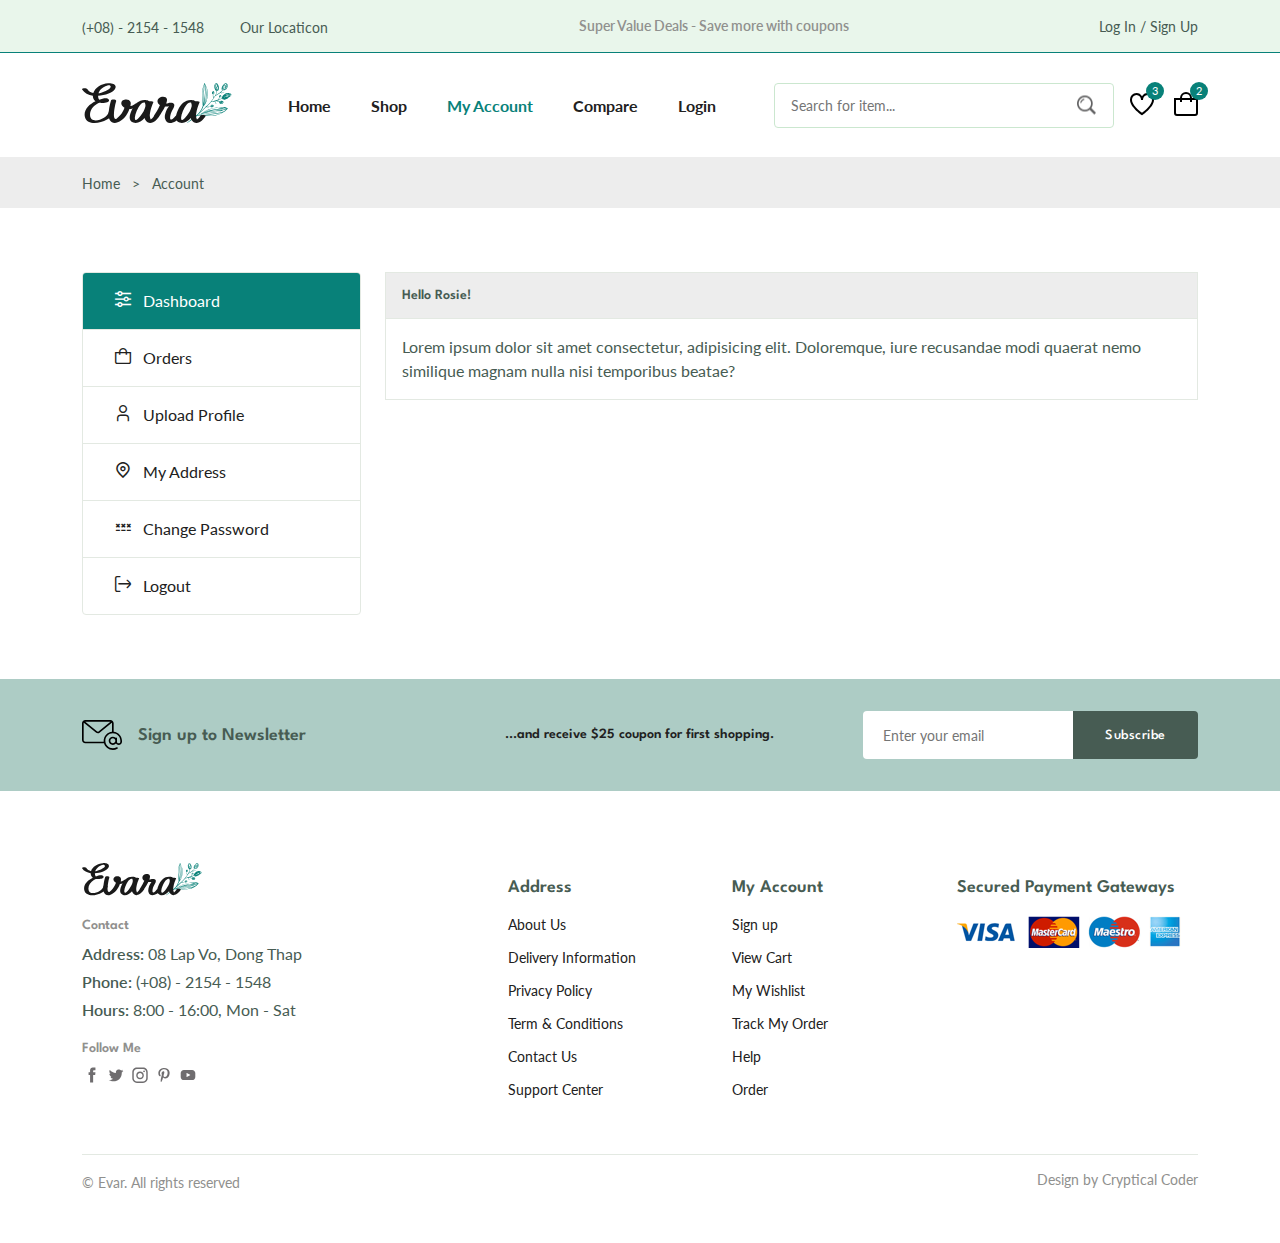
<file: accounts.html>
<!DOCTYPE html>
<html lang="en">

<head>
    <meta charset="UTF-8" />
    <meta name="viewport" content="width=device-width, initial-scale=1.0" />

    <!--=============== FLATICON ===============-->
    <link rel="stylesheet" href="./assets/flat-icon-regular/css/uicons-regular-straight.css" />

    <!--=============== SWIPER CSS ===============-->
    <link rel="stylesheet" href="https://cdn.jsdelivr.net/npm/swiper@10/swiper-bundle.min.css" />

    <!--=============== CSS ===============-->
    <link rel="stylesheet" href="./assets/css/styles.css" />

    <title>Ecommerce Website</title>
</head>

<body>
    <!--=============== HEADER ===============-->
    <header class="header" id="header">
        <div class="header__top">
            <div class="header__container container">
                <div class="header__contact">
                    <span>(+08) - 2154 - 1548</span>
                    <span>Our Locaticon</span>
                </div>

                <p class="header__alert-news">Super Value Deals - Save more with coupons</p>

                <a href="login-register.html" class="header__top-action">
                    Log In / Sign Up
                </a>
            </div>
        </div>

        <nav class="nav container">
            <a href="index.html">
                <img src="./assets/img/logo.svg" class="nav__logo-img">
            </a>

            <div class="nav__menu" id="nav-menu">
                <div class="nav__menu-top">
                    <a href="index.html" class="nav__menu-logo">
                        <img src="./assets/img/logo.svg" alt="">
                    </a>
                    <div class="nav__close" id="nav-close">
                        <i class="fi fi-rs-cross"></i>
                    </div>
                </div>
                <ul class="nav__list">
                    <li class="nav__item">
                        <a href="index.html" class="nav__link">Home</a>
                    </li>
                    <li class="nav__item">
                        <a href="shop.html" class="nav__link">Shop</a>
                    </li>
                    <li class="nav__item">
                        <a href="accounts.html" class="nav__link active-link">My Account</a>
                    </li>
                    <li class="nav__item">
                        <a href="compare.html" class="nav__link">Compare</a>
                    </li>
                    <li class="nav__item">
                        <a href="login-register.html" class="nav__link">Login</a>
                    </li>
                </ul>

                <div class="header__search">
                    <input type="text" placeholder="Search for item..." class="form__input" name="search input">
                    <button type="button" class="search__btn">
                        <img src="./assets/img/search.png">
                    </button>
                </div>
            </div>

            <div class="header__user-actions">
                <a href="wishlist.html" class="header__action-btn">
                    <img src="./assets/img/icon-heart.svg">
                    <span class="count">3</span>
                </a>
                <a href="cart.html" class="header__action-btn">
                    <img src="./assets/img/icon-cart.svg">
                    <span class="count">2</span>
                </a>
                <div class="header__action-btn nav__toggle" id="nav-toggle">
                    <img src="./assets/img/menu-burger.svg" alt="">
                </div>
            </div>
        </nav>
    </header>
    
    <!--=============== MAIN ===============-->
    <main class="main">
        <!--=============== BREADCRUMB ===============-->
        <section class="breadcrumb">
            <ul class="breadcrumb__list container flex">
                <li><a href="index.html" class="breadcrumb__link">Home</a></li>
                <li><span class="breadcrumb__link">></span></li>
                <li><a href="accounts.html" class="breadcrumb__link">Account</a></li>
            </ul>
        </section>

        <!--=============== ACCOUNTS ===============-->
        <section class="accounts section-lg">
            <div class="account__container container grid">
                <div class="account__tabs">
                    <p class="account__tab active-tab" data-target="#dashboard">
                        <i class="fi fi-rs-settings-sliders"></i>
                        Dashboard
                    </p>
                    <p class="account__tab" data-target="#orders">
                        <i class="fi fi-rs-shopping-bag"></i>
                        Orders
                    </p>
                    <p class="account__tab" data-target="#upload-profile">
                        <i class="fi fi-rs-user"></i>
                        Upload Profile
                    </p>
                    <p class="account__tab" data-target="#address">
                        <i class="fi fi-rs-marker"></i>
                        My Address
                    </p>
                    <p class="account__tab" data-target="#change-password">
                        <i class="fi fi-rs-password"></i>
                        Change Password
                    </p>
                    <p class="account__tab">
                        <i class="fi fi-rs-exit"></i>
                        Logout
                    </p>
                </div>
                <div class="tabs__content active-tab" content id="dashboard">
                    <h3 class="tab__header">Hello Rosie!</h3>
                    <div class="tab__body">
                        <p class="tab__description">
                            Lorem ipsum dolor sit amet consectetur, adipisicing elit. Doloremque, iure recusandae modi
                            quaerat nemo similique magnam nulla nisi temporibus beatae?
                        </p>
                    </div>
                </div>
                <div class="tabs__content" content id="orders">
                    <h3 class="tab__header">Orders</h3>
                    <div class="tab__body">
                        <table class="placed__order-table">
                            <tr>
                                <th>Orders</th>
                                <th>Date</th>
                                <th>Status</th>
                                <th>Total</th>
                                <th>Actions</th>
                            </tr>
                            <tr>
                                <td>#1223</td>
                                <td>March 15, 2023</td>
                                <td>Processing</td>
                                <td>$125</td>
                                <td>
                                    <a href="#" class="view__order">View</a>
                                </td>
                            </tr>
                            <tr>
                                <td>#1313</td>
                                <td>June 29, 2023</td>
                                <td>Completed</td>
                                <td>$111</td>
                                <td>
                                    <a href="#" class="view__order">View</a>
                                </td>
                            </tr>
                            <tr>
                                <td>#1423</td>
                                <td>August 5, 2023</td>
                                <td>Completed</td>
                                <td>$105</td>
                                <td>
                                    <a href="#" class="view__order">View</a>
                                </td>
                            </tr>
                        </table>
                    </div>
                </div>
                <div class="tabs__content" content id="upload-profile">
                    <h3 class="tab__header">Upload Profile</h3>
                    <div class="tab__body">
                        <form action="" class="form grid">
                            <div class="form__group grid">
                                <input type="text" class="form__input" name="first name" placeholder="First Name">
                                <input type="text" class="form__input" name="last name" placeholder="Last Name">
                            </div>
                            <div class="form__btn">
                                <button class="btn btn--md">Save</button>
                            </div>
                        </form>
                    </div>
                </div>
                <div class="tabs__content" content id="address">
                    <h3 class="tab__header">Shipping Address</h3>
                    <div class="tab__body">
                        <p class="address">
                            154, <br>
                            An Phu, <br>
                            Lap Vo
                        </p>
                        <p class="city">Dong Thap</p>
                        <a href="#" class="edit">Edit</a>
                    </div>
                </div>
                <div class="tabs__content" content id="change-password">
                    <h3 class="tab__header">Change Password</h3>
                    <div class="tab__body">
                        <form action="" class="form grid">
                            <input type="password" class="form__input" name="current password"
                                placeholder="Current Password">
                            <input type="password" class="form__input" name="new password" placeholder="New Password">
                            <input type="password" class="form__input" name="confirm password"
                                placeholder="Confirm Password">
                            <div class="form__btn">
                                <button class="btn btn--md">Save</button>
                            </div>
                        </form>
                    </div>
                </div>
            </div>
        </section>

        <!--=============== NEWSLETTER ===============-->
        <section class="newsletter section">
            <div class="newsletter__container container grid">
                <h3 class="newsletter__title flex">
                    <img src="./assets/img/icon-email.svg" class="newsletter__icon">
                    Sign up to Newsletter
                </h3>

                <p class="newsletter__description">
                    ...and receive $25 coupon for first shopping.
                </p>

                <form action="" class="newsletter__form">
                    <input type="text" name="Input Email" placeholder="Enter your email" class="newsletter__input"
                        required>
                    <button type="submit" class="newsletter__btn">Subscribe</button>
                </form>
            </div>
        </section>
    </main>

    <!--=============== FOOTER ===============-->
    <footer class="footer container section">
        <div class="footer__container grid">
            <div class="footer__content">
                <a href="index.html" class="footer__logo">
                    <img src="./assets/img/logo.svg" class="footer__logo-img">
                </a>

                <h4 class="footer__subtitle">Contact</h4>

                <p class="footer__description">
                    <span>Address:</span> 08 Lap Vo, Dong Thap
                </p>

                <p class="footer__description">
                    <span>Phone:</span> (+08) - 2154 - 1548
                </p>

                <p class="footer__description">
                    <span>Hours:</span> 8:00 - 16:00, Mon - Sat
                </p>

                <div class="footer__social">
                    <h4 class="footer__subtitle">Follow Me</h4>
                    <div class="footer__social-links flex">
                        <a href="">
                            <img src="./assets/img/icon-facebook.svg" class="footer__social-icon">
                        </a>
                        <a href="">
                            <img src="./assets/img/icon-twitter.svg" class="footer__social-icon">
                        </a>
                        <a href="">
                            <img src="./assets/img/icon-instagram.svg" class="footer__social-icon">
                        </a>
                        <a href="">
                            <img src="./assets/img/icon-pinterest.svg" class="footer__social-icon">
                        </a>
                        <a href="">
                            <img src="./assets/img/icon-youtube.svg" class="footer__social-icon">
                        </a>
                    </div>
                </div>
            </div>

            <div class="footer__content">
                <h3 class="footer__title">Address</h3>
                <ul class="footer__links">
                    <li>
                        <a href="" class="footer__link">About Us</a>
                    </li>
                    <li>
                        <a href="" class="footer__link">Delivery Information</a>
                    </li>
                    <li>
                        <a href="" class="footer__link">Privacy Policy</a>
                    </li>
                    <li>
                        <a href="" class="footer__link">Term & Conditions</a>
                    </li>
                    <li>
                        <a href="" class="footer__link">Contact Us</a>
                    </li>
                    <li>
                        <a href="" class="footer__link">Support Center</a>
                    </li>
                </ul>
            </div>

            <div class="footer__content">
                <h3 class="footer__title">My Account</h3>
                <ul class="footer__links">
                    <li>
                        <a href="" class="footer__link">Sign up</a>
                    </li>
                    <li>
                        <a href="" class="footer__link">View Cart</a>
                    </li>
                    <li>
                        <a href="" class="footer__link">My Wishlist</a>
                    </li>
                    <li>
                        <a href="" class="footer__link">Track My Order</a>
                    </li>
                    <li>
                        <a href="" class="footer__link">Help</a>
                    </li>
                    <li>
                        <a href="" class="footer__link">Order</a>
                    </li>
                </ul>
            </div>

            <div class="footer__content">
                <h3 class="footer__title">Secured Payment Gateways</h3>
                <img src="./assets/img/payment-method.png" class="payment__img">
            </div>
        </div>

        <div class="footer__bottom">
            <p class="copyright">&copy; Evar. All rights reserved</p>
            <span class="designer">Design by Cryptical Coder</span>
        </div>
    </footer>

    <!--=============== SWIPER JS ===============-->
    <script src="https://cdn.jsdelivr.net/npm/swiper@10/swiper-bundle.min.js"></script>

    <!--=============== MAIN JS ===============-->
    <script src="./assets/js/main.js"></script>
</body>

</html>
</file>
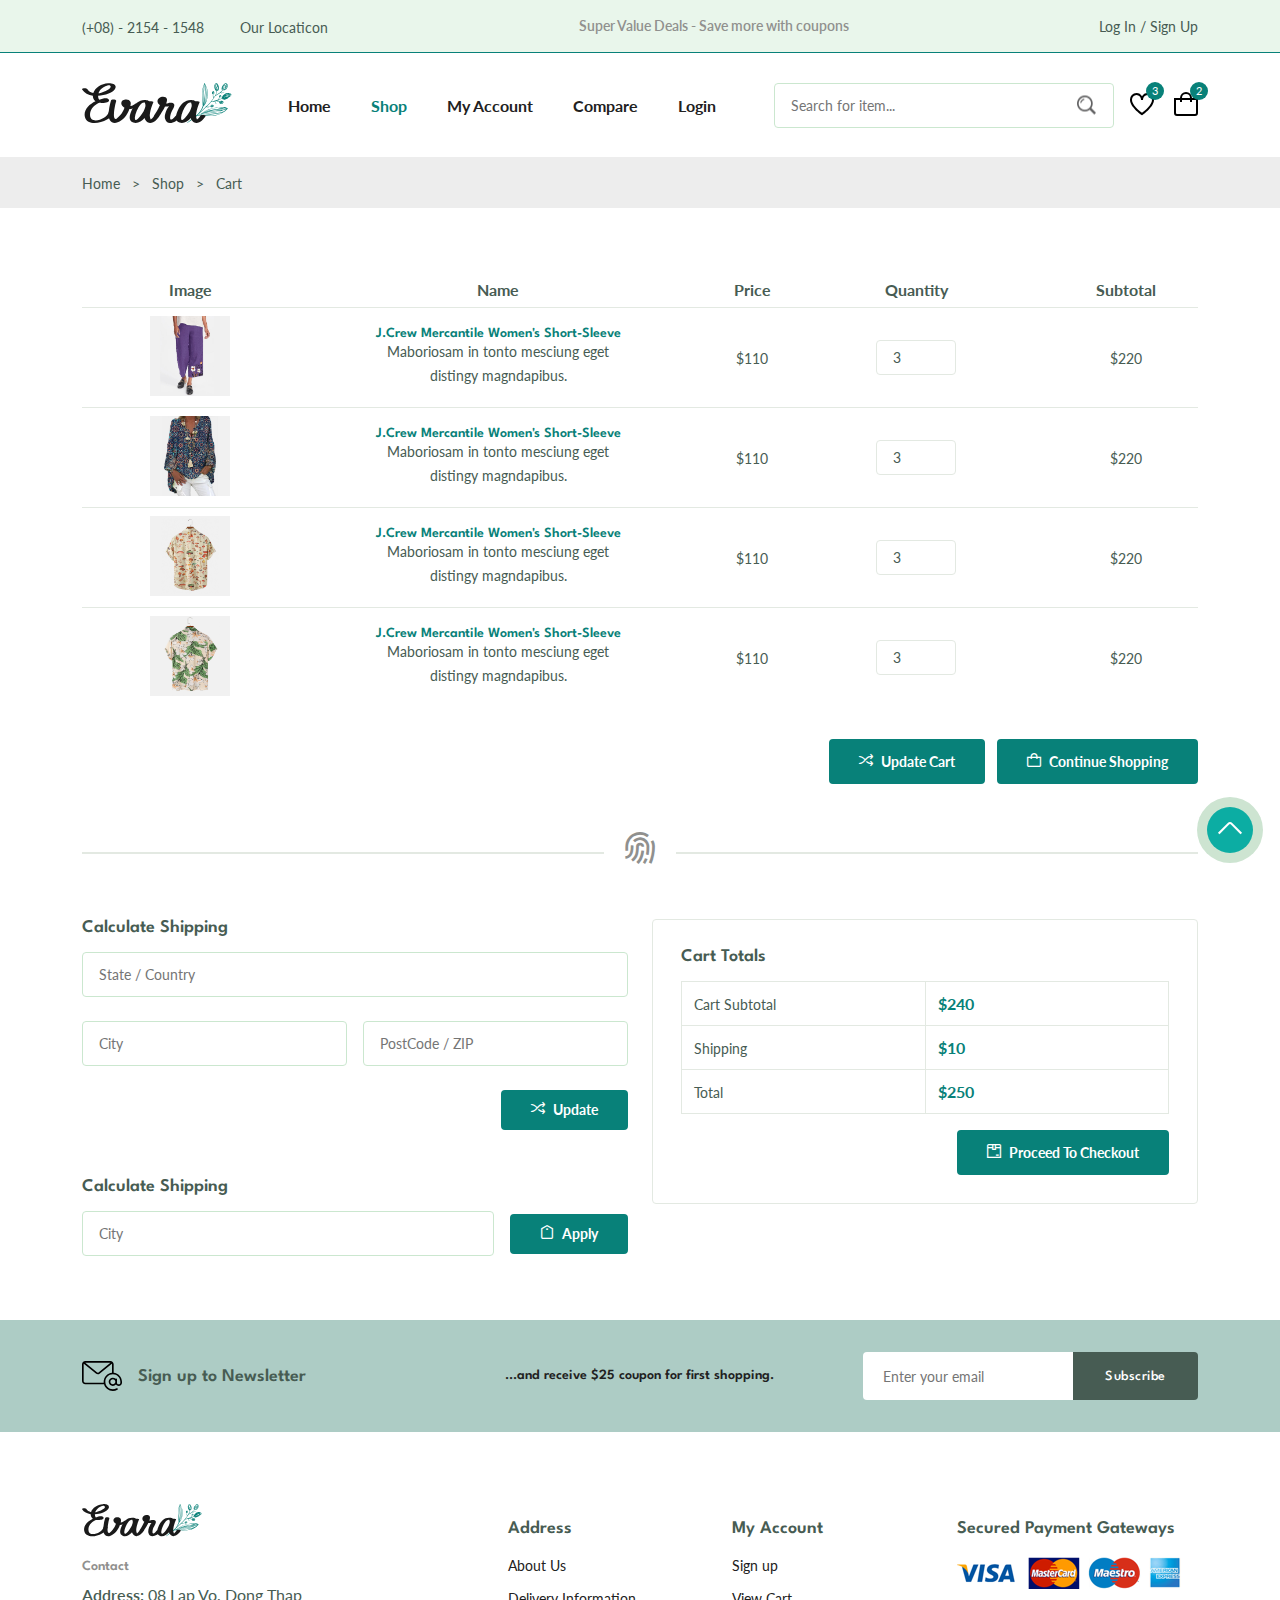
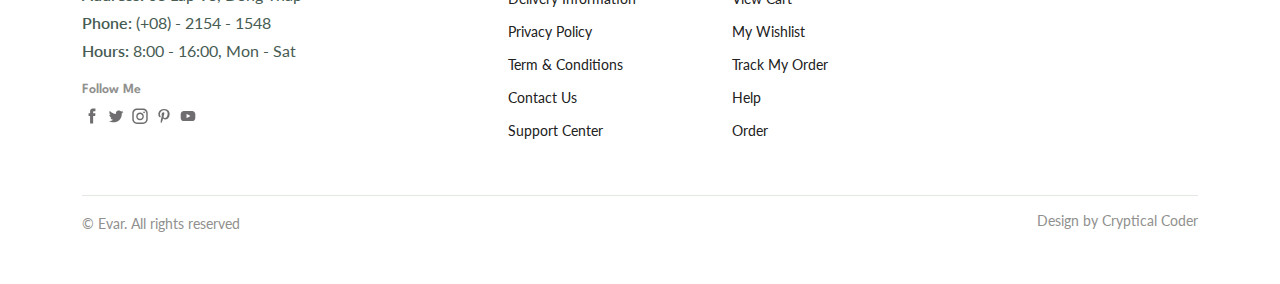
<file: cart.html>
<!DOCTYPE html>
<html lang="en">

<head>
    <meta charset="UTF-8" />
    <meta name="viewport" content="width=device-width, initial-scale=1.0" />

    <!--=============== FLATICON ===============-->
    <link rel="stylesheet" href="./assets/flat-icon-regular/css/uicons-regular-straight.css" />

    <!--=============== SWIPER CSS ===============-->
    <link rel="stylesheet" href="https://cdn.jsdelivr.net/npm/swiper@10/swiper-bundle.min.css" />

    <!--=============== CSS ===============-->
    <link rel="stylesheet" href="./assets/css/styles.css" />

    <title>Ecommerce Website</title>
</head>

<body>
    <!--=============== HEADER ===============-->
    <header class="header" id="header">
        <div class="header__top">
            <div class="header__container container">
                <div class="header__contact">
                    <span>(+08) - 2154 - 1548</span>
                    <span>Our Locaticon</span>
                </div>

                <p class="header__alert-news">Super Value Deals - Save more with coupons</p>

                <a href="login-register.html" class="header__top-action">
                    Log In / Sign Up
                </a>
            </div>
        </div>

        <nav class="nav container">
            <a href="index.html">
                <img src="./assets/img/logo.svg" class="nav__logo-img">
            </a>

            <div class="nav__menu" id="nav-menu">
                <div class="nav__menu-top">
                    <a href="index.html" class="nav__menu-logo">
                        <img src="./assets/img/logo.svg" alt="">
                    </a>
                    <div class="nav__close" id="nav-close">
                        <i class="fi fi-rs-cross"></i>
                    </div>
                </div>
                <ul class="nav__list">
                    <li class="nav__item">
                        <a href="index.html" class="nav__link">Home</a>
                    </li>
                    <li class="nav__item">
                        <a href="shop.html" class="nav__link active-link">Shop</a>
                    </li>
                    <li class="nav__item">
                        <a href="accounts.html" class="nav__link">My Account</a>
                    </li>
                    <li class="nav__item">
                        <a href="compare.html" class="nav__link">Compare</a>
                    </li>
                    <li class="nav__item">
                        <a href="login-register.html" class="nav__link">Login</a>
                    </li>
                </ul>

                <div class="header__search">
                    <input type="text" placeholder="Search for item..." class="form__input" name="search input">
                    <button type="button" class="search__btn">
                        <img src="./assets/img/search.png">
                    </button>
                </div>
            </div>

            <div class="header__user-actions">
                <a href="wishlist.html" class="header__action-btn">
                    <img src="./assets/img/icon-heart.svg">
                    <span class="count">3</span>
                </a>
                <a href="cart.html" class="header__action-btn">
                    <img src="./assets/img/icon-cart.svg">
                    <span class="count">2</span>
                </a>
                <div class="header__action-btn nav__toggle" id="nav-toggle">
                    <img src="./assets/img/menu-burger.svg" alt="">
                </div>
            </div>
        </nav>
    </header>

    <!--=============== SCROLL TO THE TOP ===============-->
    <div class="scroll__top">
        <a href="#header" class="scroll__top-action">
            <i class="fi fi-rs-angle-up"></i>
        </a>
    </div>
    
    <!--=============== MAIN ===============-->
    <main class="main">
        <!--=============== BREADCRUMB ===============-->
        <section class="breadcrumb">
            <ul class="breadcrumb__list container flex">
                <li><a href="index.html" class="breadcrumb__link">Home</a></li>
                <li><span class="breadcrumb__link">></span></li>
                <li><a href="shop.html" class="breadcrumb__link">Shop</a></li>
                <li><span class="breadcrumb__link">></span></li>
                <li><a href="shop.html" class="breadcrumb__link">Cart</a></li>
            </ul>
        </section>

        <!--=============== CART ===============-->
        <section class="cart container section-lg">
            <div class="table__container">
                <table class="table__cart">
                    <tr>
                        <th>Image</th>
                        <th>Name</th>
                        <th>Price</th>
                        <th>Quantity</th>
                        <th>Subtotal</th>
                        <th>Remove</th>
                    </tr>
                    <tr>
                        <td>
                            <img src="./assets/img/product-4-2.jpg" class="table__img">
                        </td>
                        <td>
                            <h3 class="table__title">
                                J.Crew Mercantile Women's Short-Sleeve
                            </h3>
                            <p class="table__description">
                                Maboriosam in tonto mesciung eget distingy magndapibus.
                            </p>
                        </td>
                        <td>
                            <span class="table__price">$110</span>
                        </td>
                        <td>
                            <input type="number" name="quantity" value="3" class="quantity">
                        </td>
                        <td>
                            <span class="table__subtotal">$220</span>
                        </td>
                        <td>
                            <i class="fi fi-rs-trash table__trash"></i>
                        </td>
                    </tr>
                    <tr>
                        <td>
                            <img src="./assets/img/product-7-2.jpg" class="table__img">
                        </td>
                        <td>
                            <h3 class="table__title">
                                J.Crew Mercantile Women's Short-Sleeve
                            </h3>
                            <p class="table__description">
                                Maboriosam in tonto mesciung eget distingy magndapibus.
                            </p>
                        </td>
                        <td>
                            <span class="table__price">$110</span>
                        </td>
                        <td>
                            <input type="number" name="quantity" value="3" class="quantity">
                        </td>
                        <td>
                            <span class="table__subtotal">$220</span>
                        </td>
                        <td>
                            <i class="fi fi-rs-trash table__trash"></i>
                        </td>
                    </tr>
                    <tr>
                        <td>
                            <img src="./assets/img/product-1-2.jpg" class="table__img">
                        </td>
                        <td>
                            <h3 class="table__title">
                                J.Crew Mercantile Women's Short-Sleeve
                            </h3>
                            <p class="table__description">
                                Maboriosam in tonto mesciung eget distingy magndapibus.
                            </p>
                        </td>
                        <td>
                            <span class="table__price">$110</span>
                        </td>
                        <td>
                            <input type="number" name="quantity" value="3" class="quantity">
                        </td>
                        <td>
                            <span class="table__subtotal">$220</span>
                        </td>
                        <td>
                            <i class="fi fi-rs-trash table__trash"></i>
                        </td>
                    </tr>
                    <tr>
                        <td>
                            <img src="./assets/img/product-9-2.jpg" class="table__img">
                        </td>
                        <td>
                            <h3 class="table__title">
                                J.Crew Mercantile Women's Short-Sleeve
                            </h3>
                            <p class="table__description">
                                Maboriosam in tonto mesciung eget distingy magndapibus.
                            </p>
                        </td>
                        <td>
                            <span class="table__price">$110</span>
                        </td>
                        <td>
                            <input type="number" name="quantity" value="3" class="quantity">
                        </td>
                        <td>
                            <span class="table__subtotal">$220</span>
                        </td>
                        <td>
                            <i class="fi fi-rs-trash table__trash"></i>
                        </td>
                    </tr>
                </table>
            </div>
            <div class="cart__actions">
                <a href="#" class="btn flex btn--md">
                    <i class="fi fi-rs-shuffle"></i>
                    Update Cart
                </a>
                <a href="shop.html" class="btn flex btn--md">
                    <i class="fi fi-rs-shopping-bag"></i>
                    Continue Shopping
                </a>
            </div>
            <div class="diveder">
                <i class="fi fi-rs-fingerprint"></i>
            </div>

            <div class="cart__group grid">
                <div>
                    <div class="cart__shipping">
                        <h3 class="section__title">Calculate Shipping</h3>
                        <form action="" class="form grid">
                            <input type="text" placeholder="State / Country" name="input Country" class="form__input">
                            <div class="form__group grid">
                                <input type="text" placeholder="City" name="input city" class="form__input">
                                <input type="text" placeholder="PostCode / ZIP" name="input PostCode"
                                    class="form__input">
                            </div>
                            <div class="form__btn">
                                <button type="button" class="btn flex btn--sm">
                                    <i class="fi fi-rs-shuffle"></i>
                                    Update
                                </button>
                            </div>
                        </form>
                    </div>

                    <div class="cart__coupon">
                        <h3 class="section__title">Calculate Shipping</h3>
                        <form action="" class="form">
                            <div class="form__group flex">
                                <input type="text" placeholder="City" name="input city" class="form__input">
                                <div class="form__btn">
                                    <button type="button" class="btn flex btn--sm">
                                        <i class="fi fi-rs-label"></i>
                                        Apply
                                    </button>
                                </div>
                            </div>
                        </form>
                    </div>
                </div>
                <div class="cart__total">
                    <h3 class="section__title">Cart Totals</h3>
                    <table class="cart__total-table">
                        <tr>
                            <td>
                                <span class="cart__total-title">Cart Subtotal</span>
                            </td>
                            <td>
                                <span class="cart__total-price">$240</span>
                            </td>
                        </tr>
                        <tr>
                            <td>
                                <span class="cart__total-title">Shipping</span>
                            </td>
                            <td>
                                <span class="cart__total-price">$10</span>
                            </td>
                        </tr>
                        <tr>
                            <td>
                                <span class="cart__total-title">Total</span>
                            </td>
                            <td>
                                <span class="cart__total-price">$250</span>
                            </td>
                        </tr>
                    </table>

                    <div class="form__btn">
                        <a href="checkout.html" class="btn flex btn--md">
                            <i class="fi fi-rs-box-alt"></i>
                            Proceed To Checkout
                        </a>
                    </div>
                </div>
            </div>
        </section>

        <!--=============== NEWSLETTER ===============-->
        <section class="newsletter section">
            <div class="newsletter__container container grid">
                <h3 class="newsletter__title flex">
                    <img src="./assets/img/icon-email.svg" class="newsletter__icon">
                    Sign up to Newsletter
                </h3>

                <p class="newsletter__description">
                    ...and receive $25 coupon for first shopping.
                </p>

                <form action="" class="newsletter__form">
                    <input type="text" name="Input Email" placeholder="Enter your email" class="newsletter__input"
                        required>
                    <button type="submit" class="newsletter__btn">Subscribe</button>
                </form>
            </div>
        </section>
    </main>

    <!--=============== FOOTER ===============-->
    <footer class="footer container section">
        <div class="footer__container grid">
            <div class="footer__content">
                <a href="index.html" class="footer__logo">
                    <img src="./assets/img/logo.svg" class="footer__logo-img">
                </a>

                <h4 class="footer__subtitle">Contact</h4>

                <p class="footer__description">
                    <span>Address:</span> 08 Lap Vo, Dong Thap
                </p>

                <p class="footer__description">
                    <span>Phone:</span> (+08) - 2154 - 1548
                </p>

                <p class="footer__description">
                    <span>Hours:</span> 8:00 - 16:00, Mon - Sat
                </p>

                <div class="footer__social">
                    <h4 class="footer__subtitle">Follow Me</h4>
                    <div class="footer__social-links flex">
                        <a href="">
                            <img src="./assets/img/icon-facebook.svg" class="footer__social-icon">
                        </a>
                        <a href="">
                            <img src="./assets/img/icon-twitter.svg" class="footer__social-icon">
                        </a>
                        <a href="">
                            <img src="./assets/img/icon-instagram.svg" class="footer__social-icon">
                        </a>
                        <a href="">
                            <img src="./assets/img/icon-pinterest.svg" class="footer__social-icon">
                        </a>
                        <a href="">
                            <img src="./assets/img/icon-youtube.svg" class="footer__social-icon">
                        </a>
                    </div>
                </div>
            </div>

            <div class="footer__content">
                <h3 class="footer__title">Address</h3>
                <ul class="footer__links">
                    <li>
                        <a href="" class="footer__link">About Us</a>
                    </li>
                    <li>
                        <a href="" class="footer__link">Delivery Information</a>
                    </li>
                    <li>
                        <a href="" class="footer__link">Privacy Policy</a>
                    </li>
                    <li>
                        <a href="" class="footer__link">Term & Conditions</a>
                    </li>
                    <li>
                        <a href="" class="footer__link">Contact Us</a>
                    </li>
                    <li>
                        <a href="" class="footer__link">Support Center</a>
                    </li>
                </ul>
            </div>

            <div class="footer__content">
                <h3 class="footer__title">My Account</h3>
                <ul class="footer__links">
                    <li>
                        <a href="" class="footer__link">Sign up</a>
                    </li>
                    <li>
                        <a href="" class="footer__link">View Cart</a>
                    </li>
                    <li>
                        <a href="" class="footer__link">My Wishlist</a>
                    </li>
                    <li>
                        <a href="" class="footer__link">Track My Order</a>
                    </li>
                    <li>
                        <a href="" class="footer__link">Help</a>
                    </li>
                    <li>
                        <a href="" class="footer__link">Order</a>
                    </li>
                </ul>
            </div>

            <div class="footer__content">
                <h3 class="footer__title">Secured Payment Gateways</h3>
                <img src="./assets/img/payment-method.png" class="payment__img">
            </div>
        </div>

        <div class="footer__bottom">
            <p class="copyright">&copy; Evar. All rights reserved</p>
            <span class="designer">Design by Cryptical Coder</span>
        </div>
    </footer>

    <!--=============== SWIPER JS ===============-->
    <script src="https://cdn.jsdelivr.net/npm/swiper@10/swiper-bundle.min.js"></script>

    <!--=============== MAIN JS ===============-->
    <script src="./assets/js/main.js"></script>
</body>
</body>

</html>
</file>
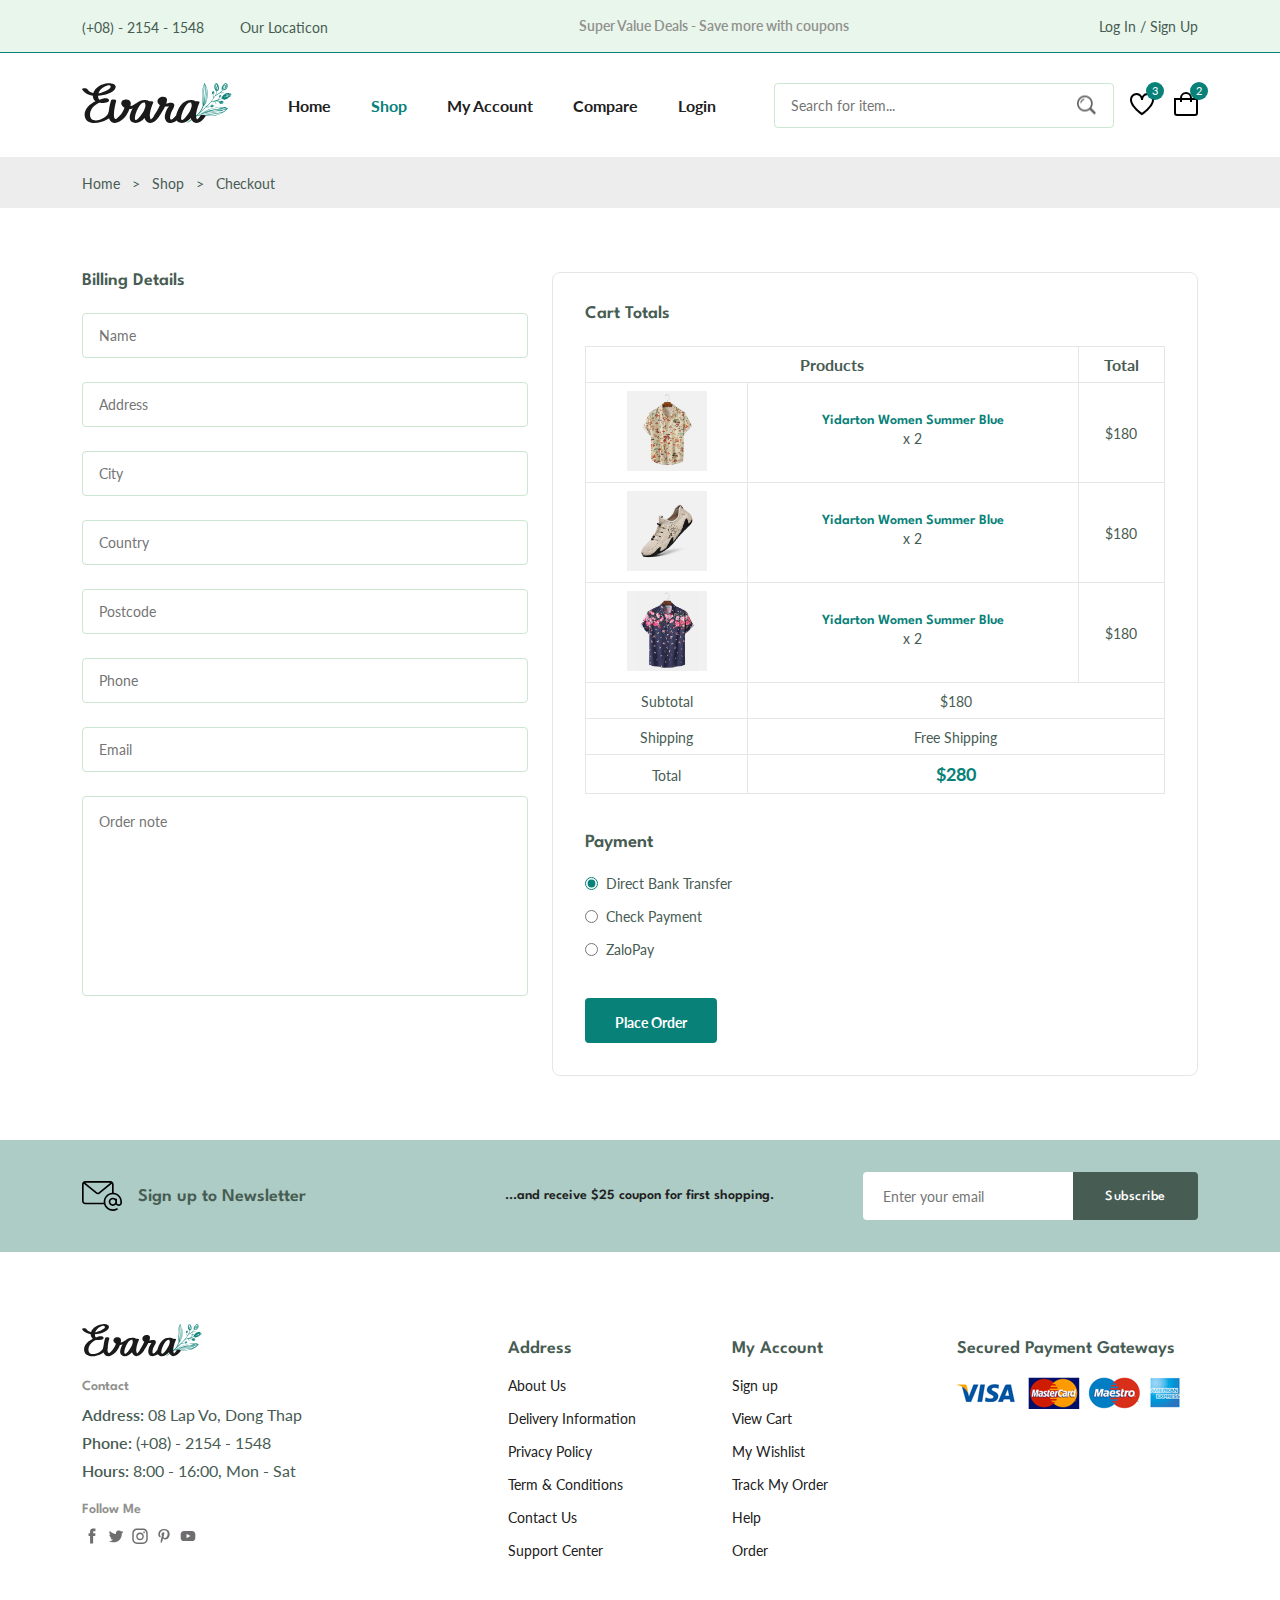
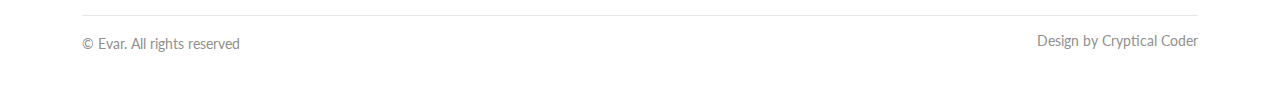
<file: checkout.html>
<!DOCTYPE html>
<html lang="en">

<head>
    <meta charset="UTF-8" />
    <meta name="viewport" content="width=device-width, initial-scale=1.0" />

    <!--=============== FLATICON ===============-->
    <link rel="stylesheet" href="./assets/flat-icon-regular/css/uicons-regular-straight.css" />

    <!--=============== SWIPER CSS ===============-->
    <link rel="stylesheet" href="https://cdn.jsdelivr.net/npm/swiper@10/swiper-bundle.min.css" />

    <!--=============== CSS ===============-->
    <link rel="stylesheet" href="./assets/css/styles.css" />

    <title>Ecommerce Website</title>
</head>

<body>
    <!--=============== HEADER ===============-->
    <header class="header" id="header">
        <div class="header__top">
            <div class="header__container container">
                <div class="header__contact">
                    <span>(+08) - 2154 - 1548</span>
                    <span>Our Locaticon</span>
                </div>

                <p class="header__alert-news">Super Value Deals - Save more with coupons</p>

                <a href="login-register.html" class="header__top-action">
                    Log In / Sign Up
                </a>
            </div>
        </div>

        <nav class="nav container">
            <a href="index.html">
                <img src="./assets/img/logo.svg" class="nav__logo-img">
            </a>

            <div class="nav__menu" id="nav-menu">
                <div class="nav__menu-top">
                    <a href="index.html" class="nav__menu-logo">
                        <img src="./assets/img/logo.svg" alt="">
                    </a>
                    <div class="nav__close" id="nav-close">
                        <i class="fi fi-rs-cross"></i>
                    </div>
                </div>
                <ul class="nav__list">
                    <li class="nav__item">
                        <a href="index.html" class="nav__link">Home</a>
                    </li>
                    <li class="nav__item">
                        <a href="shop.html" class="nav__link active-link">Shop</a>
                    </li>
                    <li class="nav__item">
                        <a href="accounts.html" class="nav__link">My Account</a>
                    </li>
                    <li class="nav__item">
                        <a href="compare.html" class="nav__link">Compare</a>
                    </li>
                    <li class="nav__item">
                        <a href="login-register.html" class="nav__link">Login</a>
                    </li>
                </ul>

                <div class="header__search">
                    <input type="text" placeholder="Search for item..." class="form__input" name="search input">
                    <button type="button" class="search__btn">
                        <img src="./assets/img/search.png">
                    </button>
                </div>
            </div>

            <div class="header__user-actions">
                <a href="wishlist.html" class="header__action-btn">
                    <img src="./assets/img/icon-heart.svg">
                    <span class="count">3</span>
                </a>
                <a href="cart.html" class="header__action-btn">
                    <img src="./assets/img/icon-cart.svg">
                    <span class="count">2</span>
                </a>
                <div class="header__action-btn nav__toggle" id="nav-toggle">
                    <img src="./assets/img/menu-burger.svg" alt="">
                </div>
            </div>
        </nav>
    </header>
    
    <!--=============== MAIN ===============-->
    <main class="main">
        <!--=============== BREADCRUMB ===============-->
        <section class="breadcrumb">
            <ul class="breadcrumb__list container flex">
                <li><a href="index.html" class="breadcrumb__link">Home</a></li>
                <li><span class="breadcrumb__link">></span></li>
                <li><a href="shop.html" class="breadcrumb__link">Shop</a></li>
                <li><span class="breadcrumb__link">></span></li>
                <li><a href="shop.html" class="breadcrumb__link">Checkout</a></li>
            </ul>
        </section>

        <!--=============== CHECKOUT ===============-->
        <section class="checkout section-lg">
            <div class="checkout__container container grid">
                <div class="checkout__group">
                    <h3 class="section__title">Billing Details</h3>
                    <form action="" class="form grid">
                        <input type="text" name="your name" class="form__input" placeholder="Name">
                        <input type="text" name="your address" class="form__input" placeholder="Address">
                        <input type="text" name="your city" class="form__input" placeholder="City">
                        <input type="text" name="your country" class="form__input" placeholder="Country">
                        <input type="text" name="postcode" class="form__input" placeholder="Postcode">
                        <input type="text" name="your phone" class="form__input" placeholder="Phone">
                        <input type="email" name="your email" class="form__input" placeholder="Email">

                        <textarea name="Order note" placeholder="Order note" cols="30" rows="10" class="form__input textarea"></textarea>
                    </form>
                </div>
                <div class="checkout__group">
                    <h3 class="section__title">Cart Totals</h3>
                    <table class="order__table">
                        <tr>
                            <th colspan="2">Products</th>
                            <th>Total</th>
                        </tr>
                        <tr>
                            <td>
                                <img src="./assets/img/product-1-1.jpg" alt="" class="order__img">
                            </td>
                            <td>
                                <h4 class="table__title">
                                    Yidarton Women Summer Blue
                                </h4>
                                <p class="table__quantity">x 2</p>
                            </td>
                            <td>
                                <span class="table__price">$180</span>
                            </td>
                        </tr>
                        <tr>
                            <td>
                                <img src="./assets/img/product-3-1.jpg" alt="" class="order__img">
                            </td>
                            <td>
                                <h4 class="table__title">
                                    Yidarton Women Summer Blue
                                </h4>
                                <p class="table__quantity">x 2</p>
                            </td>
                            <td>
                                <span class="table__price">$180</span>
                            </td>
                        </tr>
                        <tr>
                            <td>
                                <img src="./assets/img/product-6-1.jpg" alt="" class="order__img">
                            </td>
                            <td>
                                <h4 class="table__title">
                                    Yidarton Women Summer Blue
                                </h4>
                                <p class="table__quantity">x 2</p>
                            </td>
                            <td>
                                <span class="table__price">$180</span>
                            </td>
                        </tr>
                        <tr>
                            <td>
                                <span class="order__subtitle">Subtotal</span>                                
                            </td>
                            <td colspan="2">
                                <span class="table__price">$180</span>
                            </td>
                        </tr>
                        <tr>
                            <td>
                                <span class="order__subtitle">Shipping</span>                                
                            </td>
                            <td colspan="2">
                                <span class="table__price">Free Shipping</span>
                            </td>
                        </tr>
                        <tr>
                            <td>
                                <span class="order__subtitle">Total</span>                                
                            </td>
                            <td colspan="2">
                                <span class="order__grand-total">$280</span>
                            </td>
                        </tr>
                    </table>
                    <div class="payment__methods">
                        <h3 class="payment__title">Payment</h3>
                        <div class="payment__action flex">
                            <input type="radio" name="radio" id="payment__transfer" checked class="payment__input">
                            <label for="payment__transfer" class="payment__lable">
                                Direct Bank Transfer
                            </label>
                        </div>
                        <div class="payment__action flex">
                            <input type="radio" name="radio" id="payment__check" class="payment__input">
                            <label for="payment__check" class="payment__lable">
                                Check Payment
                            </label>
                        </div>
                        <div class="payment__action flex">
                            <input type="radio" name="radio" id="payment__app-direct" class="payment__input">
                            <label for="payment__app-direct" class="payment__lable">
                                ZaloPay
                            </label>
                        </div>
                    </div>
                    <button type="button" class="btn btn--md">Place Order</button>
                </div>
            </div>
        </section>

        <!--=============== NEWSLETTER ===============-->
        <section class="newsletter section">
            <div class="newsletter__container container grid">
                <h3 class="newsletter__title flex">
                    <img src="./assets/img/icon-email.svg" class="newsletter__icon">
                    Sign up to Newsletter
                </h3>

                <p class="newsletter__description">
                    ...and receive $25 coupon for first shopping.
                </p>

                <form action="" class="newsletter__form">
                    <input type="text" name="Input Email" placeholder="Enter your email" class="newsletter__input"
                        required>
                    <button type="submit" class="newsletter__btn">Subscribe</button>
                </form>
            </div>
        </section>
    </main>

    <!--=============== FOOTER ===============-->
    <footer class="footer container section">
        <div class="footer__container grid">
            <div class="footer__content">
                <a href="index.html" class="footer__logo">
                    <img src="./assets/img/logo.svg" class="footer__logo-img">
                </a>

                <h4 class="footer__subtitle">Contact</h4>

                <p class="footer__description">
                    <span>Address:</span> 08 Lap Vo, Dong Thap
                </p>

                <p class="footer__description">
                    <span>Phone:</span> (+08) - 2154 - 1548
                </p>

                <p class="footer__description">
                    <span>Hours:</span> 8:00 - 16:00, Mon - Sat
                </p>

                <div class="footer__social">
                    <h4 class="footer__subtitle">Follow Me</h4>
                    <div class="footer__social-links flex">
                        <a href="">
                            <img src="./assets/img/icon-facebook.svg" class="footer__social-icon">
                        </a>
                        <a href="">
                            <img src="./assets/img/icon-twitter.svg" class="footer__social-icon">
                        </a>
                        <a href="">
                            <img src="./assets/img/icon-instagram.svg" class="footer__social-icon">
                        </a>
                        <a href="">
                            <img src="./assets/img/icon-pinterest.svg" class="footer__social-icon">
                        </a>
                        <a href="">
                            <img src="./assets/img/icon-youtube.svg" class="footer__social-icon">
                        </a>
                    </div>
                </div>
            </div>

            <div class="footer__content">
                <h3 class="footer__title">Address</h3>
                <ul class="footer__links">
                    <li>
                        <a href="" class="footer__link">About Us</a>
                    </li>
                    <li>
                        <a href="" class="footer__link">Delivery Information</a>
                    </li>
                    <li>
                        <a href="" class="footer__link">Privacy Policy</a>
                    </li>
                    <li>
                        <a href="" class="footer__link">Term & Conditions</a>
                    </li>
                    <li>
                        <a href="" class="footer__link">Contact Us</a>
                    </li>
                    <li>
                        <a href="" class="footer__link">Support Center</a>
                    </li>
                </ul>
            </div>

            <div class="footer__content">
                <h3 class="footer__title">My Account</h3>
                <ul class="footer__links">
                    <li>
                        <a href="" class="footer__link">Sign up</a>
                    </li>
                    <li>
                        <a href="" class="footer__link">View Cart</a>
                    </li>
                    <li>
                        <a href="" class="footer__link">My Wishlist</a>
                    </li>
                    <li>
                        <a href="" class="footer__link">Track My Order</a>
                    </li>
                    <li>
                        <a href="" class="footer__link">Help</a>
                    </li>
                    <li>
                        <a href="" class="footer__link">Order</a>
                    </li>
                </ul>
            </div>

            <div class="footer__content">
                <h3 class="footer__title">Secured Payment Gateways</h3>
                <img src="./assets/img/payment-method.png" class="payment__img">
            </div>
        </div>

        <div class="footer__bottom">
            <p class="copyright">&copy; Evar. All rights reserved</p>
            <span class="designer">Design by Cryptical Coder</span>
        </div>
    </footer>

    <!--=============== SWIPER JS ===============-->
    <script src="https://cdn.jsdelivr.net/npm/swiper@10/swiper-bundle.min.js"></script>

    <!--=============== MAIN JS ===============-->
    <script src="./assets/js/main.js"></script>
</body>

</html>
</file>
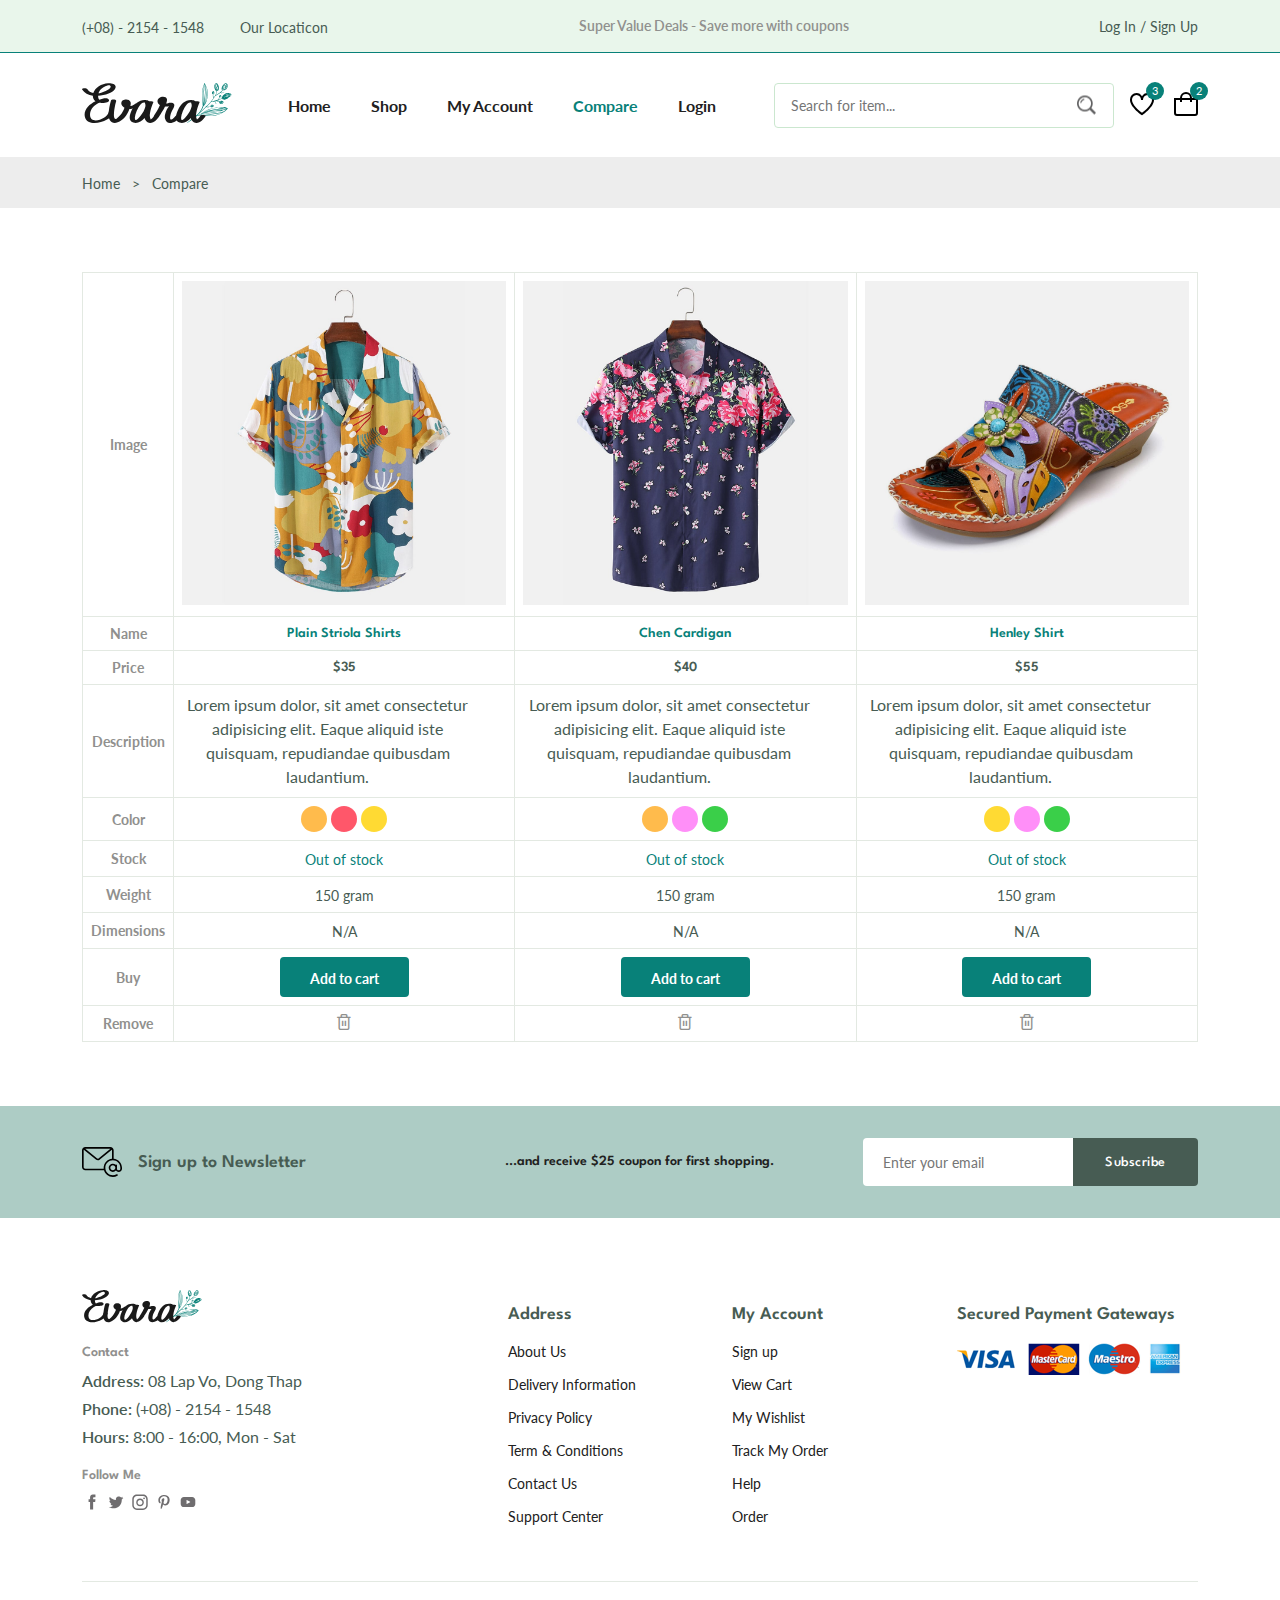
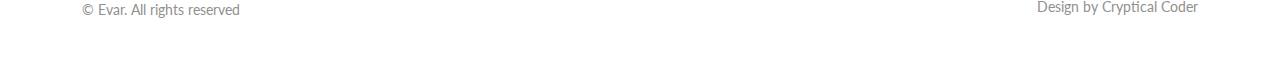
<file: compare.html>
<!DOCTYPE html>
<html lang="en">

<head>
    <meta charset="UTF-8" />
    <meta name="viewport" content="width=device-width, initial-scale=1.0" />

    <!--=============== FLATICON ===============-->
    <link rel="stylesheet" href="./assets/flat-icon-regular/css/uicons-regular-straight.css" />

    <!--=============== SWIPER CSS ===============-->
    <link rel="stylesheet" href="https://cdn.jsdelivr.net/npm/swiper@10/swiper-bundle.min.css" />

    <!--=============== CSS ===============-->
    <link rel="stylesheet" href="./assets/css/styles.css" />

    <title>Ecommerce Website</title>
</head>

<body>
    <!--=============== HEADER ===============-->
    <header class="header" id="header">
        <div class="header__top">
            <div class="header__container container">
                <div class="header__contact">
                    <span>(+08) - 2154 - 1548</span>
                    <span>Our Locaticon</span>
                </div>

                <p class="header__alert-news">Super Value Deals - Save more with coupons</p>

                <a href="login-register.html" class="header__top-action">
                    Log In / Sign Up
                </a>
            </div>
        </div>

        <nav class="nav container">
            <a href="index.html">
                <img src="./assets/img/logo.svg" class="nav__logo-img">
            </a>

            <div class="nav__menu" id="nav-menu">
                <div class="nav__menu-top">
                    <a href="index.html" class="nav__menu-logo">
                        <img src="./assets/img/logo.svg" alt="">
                    </a>
                    <div class="nav__close" id="nav-close">
                        <i class="fi fi-rs-cross"></i>
                    </div>
                </div>
                <ul class="nav__list">
                    <li class="nav__item">
                        <a href="index.html" class="nav__link">Home</a>
                    </li>
                    <li class="nav__item">
                        <a href="shop.html" class="nav__link">Shop</a>
                    </li>
                    <li class="nav__item">
                        <a href="accounts.html" class="nav__link">My Account</a>
                    </li>
                    <li class="nav__item">
                        <a href="compare.html" class="nav__link active-link">Compare</a>
                    </li>
                    <li class="nav__item">
                        <a href="login-register.html" class="nav__link">Login</a>
                    </li>
                </ul>

                <div class="header__search">
                    <input type="text" placeholder="Search for item..." class="form__input" name="search input">
                    <button type="button" class="search__btn">
                        <img src="./assets/img/search.png">
                    </button>
                </div>
            </div>

            <div class="header__user-actions">
                <a href="wishlist.html" class="header__action-btn">
                    <img src="./assets/img/icon-heart.svg">
                    <span class="count">3</span>
                </a>
                <a href="cart.html" class="header__action-btn">
                    <img src="./assets/img/icon-cart.svg">
                    <span class="count">2</span>
                </a>
                <div class="header__action-btn nav__toggle" id="nav-toggle">
                    <img src="./assets/img/menu-burger.svg" alt="">
                </div>
            </div>
        </nav>
    </header>
    
    <!--=============== MAIN ===============-->
    <main class="main">
        <!--=============== BREADCRUMB ===============-->
        <section class="breadcrumb">
            <ul class="breadcrumb__list container flex">
                <li><a href="index.html" class="breadcrumb__link">Home</a></li>
                <li><span class="breadcrumb__link">></span></li>
                <li><a href="shop.html" class="breadcrumb__link">Compare</a></li>
            </ul>
        </section>

        <!--=============== COMPARE ===============-->
        <section class="compare container section-lg">
            <table class="compare__table">
                <tr>
                    <th>Image</th>
                    <td>
                        <img src="./assets/img/product-2-1.jpg" class="compare__img">
                    </td>
                    <td>
                        <img src="./assets/img/product-6-1.jpg" class="compare__img">
                    </td>
                    <td>
                        <img src="./assets/img/product-10-1.jpg" class="compare__img">
                    </td>
                </tr>
                <tr>
                    <th>Name</th>
                    <td>
                        <h3 class="table__title">Plain Striola Shirts</h3>
                    </td>
                    <td>
                        <h3 class="table__title">Chen Cardigan</h3>
                    </td>
                    <td>
                        <h3 class="table__title">Henley Shirt</h3>
                    </td>
                </tr>
                <tr>
                    <th>Price</th>
                    <td>
                        <h3 class="table__price">$35</h3>
                    </td>
                    <td>
                        <h3 class="table__price">$40</h3>
                    </td>
                    <td>
                        <h3 class="table__price">$55</h3>
                    </td>
                </tr>
                <tr>
                    <th>Description</th>
                    <td>
                        <p class="compare__description">
                            Lorem ipsum dolor, sit amet consectetur adipisicing elit. Eaque aliquid iste quisquam,
                            repudiandae quibusdam laudantium.
                        </p>
                    </td>
                    <td>
                        <p class="compare__description">
                            Lorem ipsum dolor, sit amet consectetur adipisicing elit. Eaque aliquid iste quisquam,
                            repudiandae quibusdam laudantium.
                        </p>
                    </td>
                    <td>
                        <p class="compare__description">
                            Lorem ipsum dolor, sit amet consectetur adipisicing elit. Eaque aliquid iste quisquam,
                            repudiandae quibusdam laudantium.
                        </p>
                    </td>
                </tr>
                <tr>
                    <th>Color</th>
                    <td>
                        <ul class="color__list compare__color">
                            <li>
                                <a href="#" class="color__link" style="background-color: hsl(37, 100%, 65%);"></a>
                            </li>
                            <li>
                                <a href="#" class="color__link" style="background-color: hsl(353, 100%, 67%);"></a>
                            </li>
                            <li>
                                <a href="#" class="color__link" style="background-color: hsl(49, 100%, 60%);"></a>
                            </li>
                        </ul>
                    </td>
                    <td>
                        <ul class="color__list compare__color">
                            <li>
                                <a href="#" class="color__link" style="background-color: hsl(37, 100%, 65%);"></a>
                            </li>                            
                            <li>
                                <a href="#" class="color__link" style="background-color: hsl(304, 100%, 78%);"></a>
                            </li>
                            <li>
                                <a href="#" class="color__link" style="background-color: hsl(126, 61%, 52%);"></a>
                            </li>
                        </ul>
                    </td>
                    <td>
                        <ul class="color__list compare__color">
                            <li>
                                <a href="#" class="color__link" style="background-color: hsl(49, 100%, 60%);"></a>
                            </li>
                            <li>
                                <a href="#" class="color__link" style="background-color: hsl(304, 100%, 78%);"></a>
                            </li>
                            <li>
                                <a href="#" class="color__link" style="background-color: hsl(126, 61%, 52%);"></a>
                            </li>
                        </ul>
                    </td>
                </tr>
                <tr>
                    <th>Stock</th>
                    <td>
                        <span class="table__stock">Out of stock</span>
                    </td>
                    <td>
                        <span class="table__stock">Out of stock</span>
                    </td>
                    <td>
                        <span class="table__stock">Out of stock</span>
                    </td>
                </tr>
                <tr>
                    <th>Weight</th>
                    <td>
                        <span class="table__weight">150 gram</span>
                    </td>
                    <td>
                        <span class="table__weight">150 gram</span>
                    </td>
                    <td>
                        <span class="table__weight">150 gram</span>
                    </td>
                </tr>
                <tr>
                    <th>Dimensions</th>
                    <td>
                        <span class="table__dimension">N/A</span>
                    </td>
                    <td>
                        <span class="table__dimension">N/A</span>
                    </td>
                    <td>
                        <span class="table__dimension">N/A</span>
                    </td>
                </tr>
                <tr>
                    <th>Buy</th>
                    <td>
                        <a href="" class="btn btn--sm">Add to cart</a>
                    </td>
                    <td>
                        <a href="" class="btn btn--sm">Add to cart</a>
                    </td>
                    <td>
                        <a href="" class="btn btn--sm">Add to cart</a>
                    </td>
                </tr>
                <tr>
                    <th>Remove</th>
                    <td>
                        <i class="fi fi-rs-trash table__trash"></i>
                    </td>
                    <td>
                        <i class="fi fi-rs-trash table__trash"></i>
                    </td>
                    <td>
                        <i class="fi fi-rs-trash table__trash"></i>
                    </td>
                </tr>
            </table>
        </section>

        <!--=============== NEWSLETTER ===============-->
        <section class="newsletter section">
            <div class="newsletter__container container grid">
                <h3 class="newsletter__title flex">
                    <img src="./assets/img/icon-email.svg" class="newsletter__icon">
                    Sign up to Newsletter
                </h3>

                <p class="newsletter__description">
                    ...and receive $25 coupon for first shopping.
                </p>

                <form action="" class="newsletter__form">
                    <input type="text" name="Input Email" placeholder="Enter your email" class="newsletter__input"
                        required>
                    <button type="submit" class="newsletter__btn">Subscribe</button>
                </form>
            </div>
        </section>
    </main>

    <!--=============== FOOTER ===============-->
    <footer class="footer container section">
        <div class="footer__container grid">
            <div class="footer__content">
                <a href="index.html" class="footer__logo">
                    <img src="./assets/img/logo.svg" class="footer__logo-img">
                </a>

                <h4 class="footer__subtitle">Contact</h4>

                <p class="footer__description">
                    <span>Address:</span> 08 Lap Vo, Dong Thap
                </p>

                <p class="footer__description">
                    <span>Phone:</span> (+08) - 2154 - 1548
                </p>

                <p class="footer__description">
                    <span>Hours:</span> 8:00 - 16:00, Mon - Sat
                </p>

                <div class="footer__social">
                    <h4 class="footer__subtitle">Follow Me</h4>
                    <div class="footer__social-links flex">
                        <a href="">
                            <img src="./assets/img/icon-facebook.svg" class="footer__social-icon">
                        </a>
                        <a href="">
                            <img src="./assets/img/icon-twitter.svg" class="footer__social-icon">
                        </a>
                        <a href="">
                            <img src="./assets/img/icon-instagram.svg" class="footer__social-icon">
                        </a>
                        <a href="">
                            <img src="./assets/img/icon-pinterest.svg" class="footer__social-icon">
                        </a>
                        <a href="">
                            <img src="./assets/img/icon-youtube.svg" class="footer__social-icon">
                        </a>
                    </div>
                </div>
            </div>

            <div class="footer__content">
                <h3 class="footer__title">Address</h3>
                <ul class="footer__links">
                    <li>
                        <a href="" class="footer__link">About Us</a>
                    </li>
                    <li>
                        <a href="" class="footer__link">Delivery Information</a>
                    </li>
                    <li>
                        <a href="" class="footer__link">Privacy Policy</a>
                    </li>
                    <li>
                        <a href="" class="footer__link">Term & Conditions</a>
                    </li>
                    <li>
                        <a href="" class="footer__link">Contact Us</a>
                    </li>
                    <li>
                        <a href="" class="footer__link">Support Center</a>
                    </li>
                </ul>
            </div>

            <div class="footer__content">
                <h3 class="footer__title">My Account</h3>
                <ul class="footer__links">
                    <li>
                        <a href="" class="footer__link">Sign up</a>
                    </li>
                    <li>
                        <a href="" class="footer__link">View Cart</a>
                    </li>
                    <li>
                        <a href="" class="footer__link">My Wishlist</a>
                    </li>
                    <li>
                        <a href="" class="footer__link">Track My Order</a>
                    </li>
                    <li>
                        <a href="" class="footer__link">Help</a>
                    </li>
                    <li>
                        <a href="" class="footer__link">Order</a>
                    </li>
                </ul>
            </div>

            <div class="footer__content">
                <h3 class="footer__title">Secured Payment Gateways</h3>
                <img src="./assets/img/payment-method.png" class="payment__img">
            </div>
        </div>

        <div class="footer__bottom">
            <p class="copyright">&copy; Evar. All rights reserved</p>
            <span class="designer">Design by Cryptical Coder</span>
        </div>
    </footer>

    <!--=============== SWIPER JS ===============-->
    <script src="https://cdn.jsdelivr.net/npm/swiper@10/swiper-bundle.min.js"></script>

    <!--=============== MAIN JS ===============-->
    <script src="./assets/js/main.js"></script>
</body>

</html>
</file>
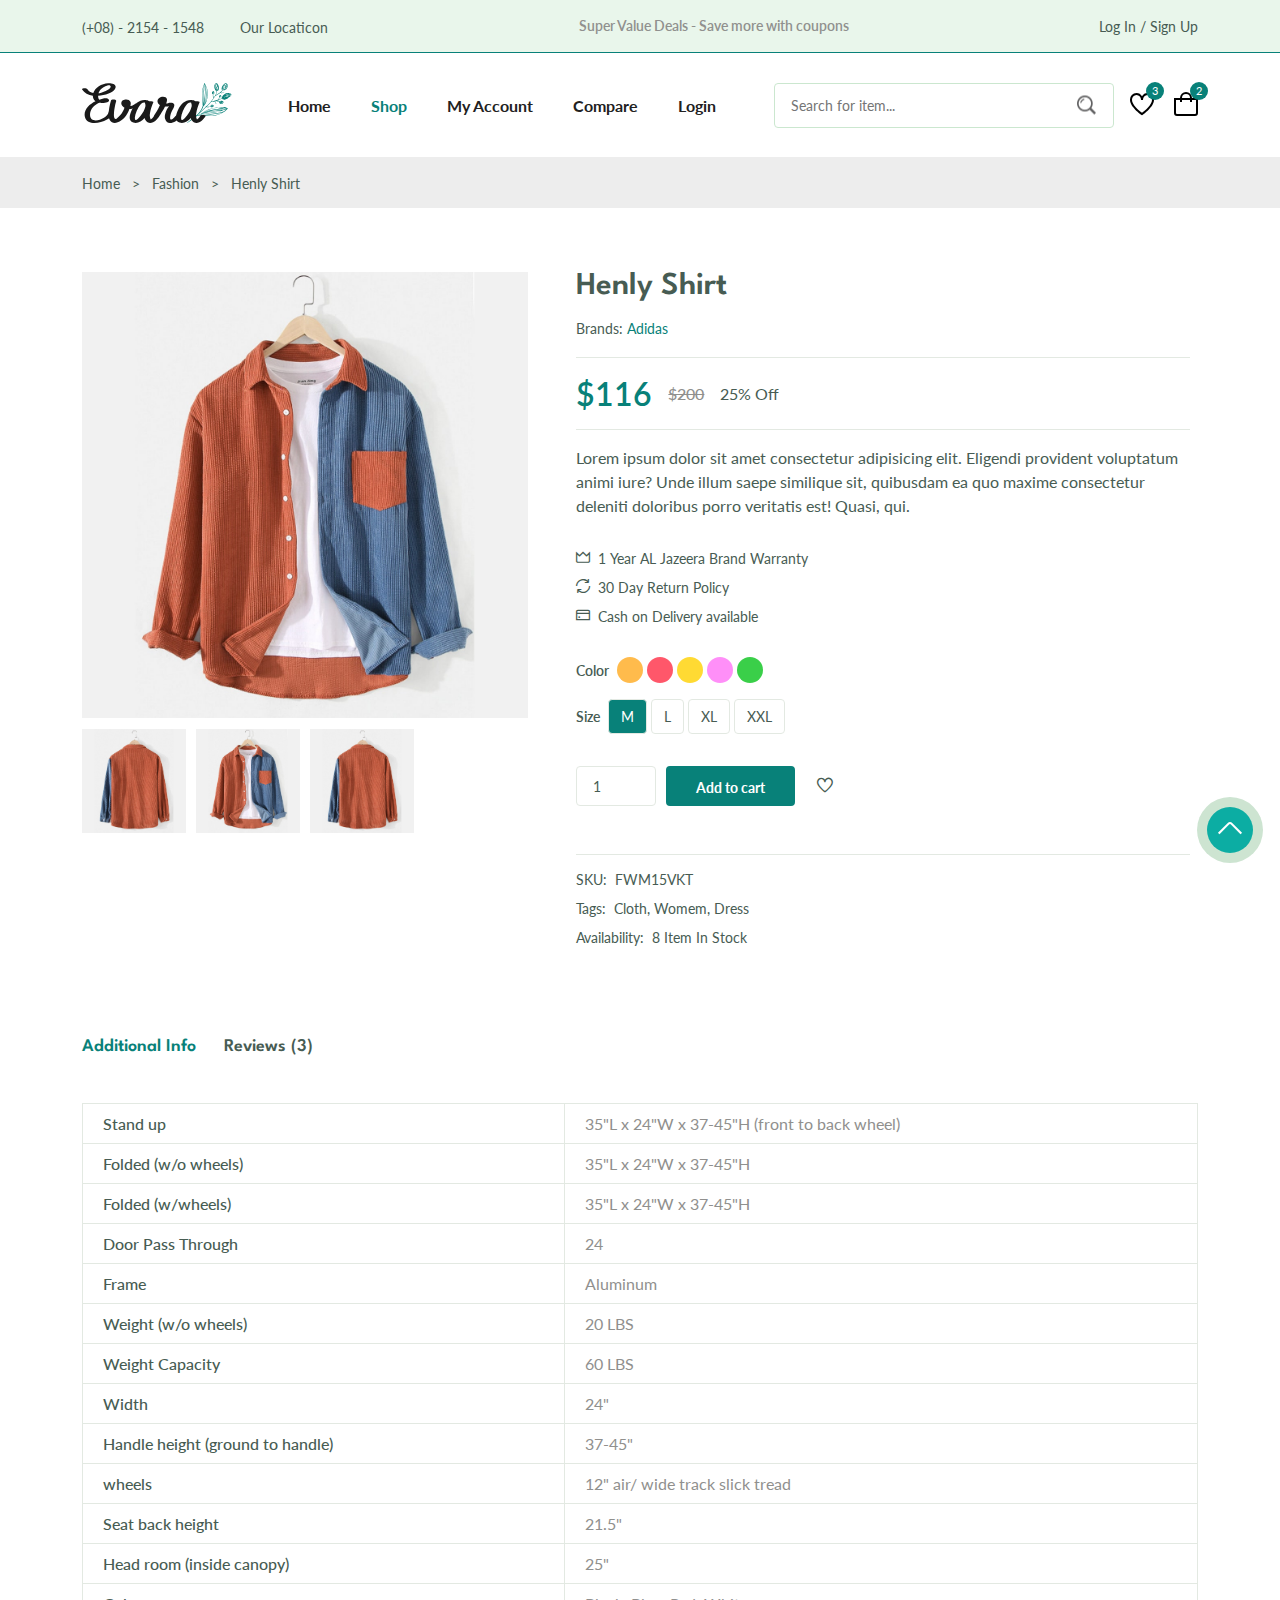
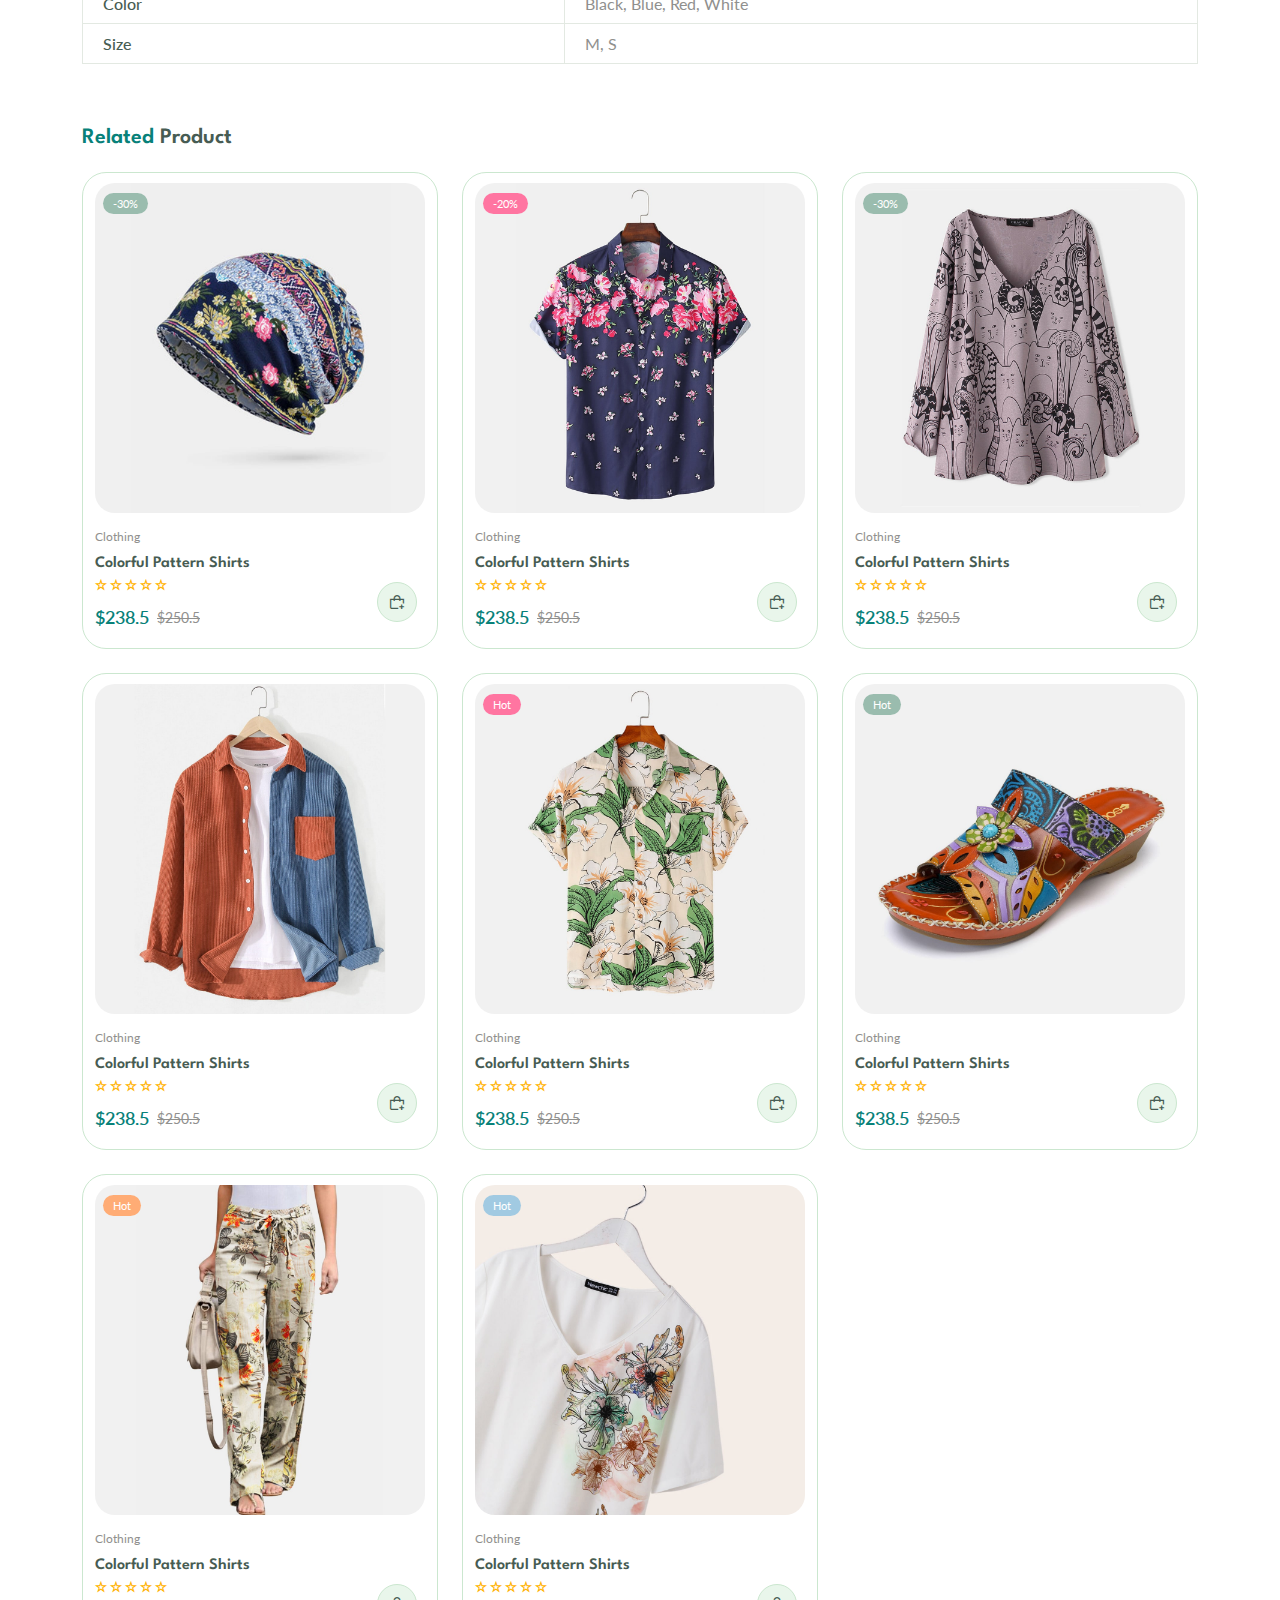
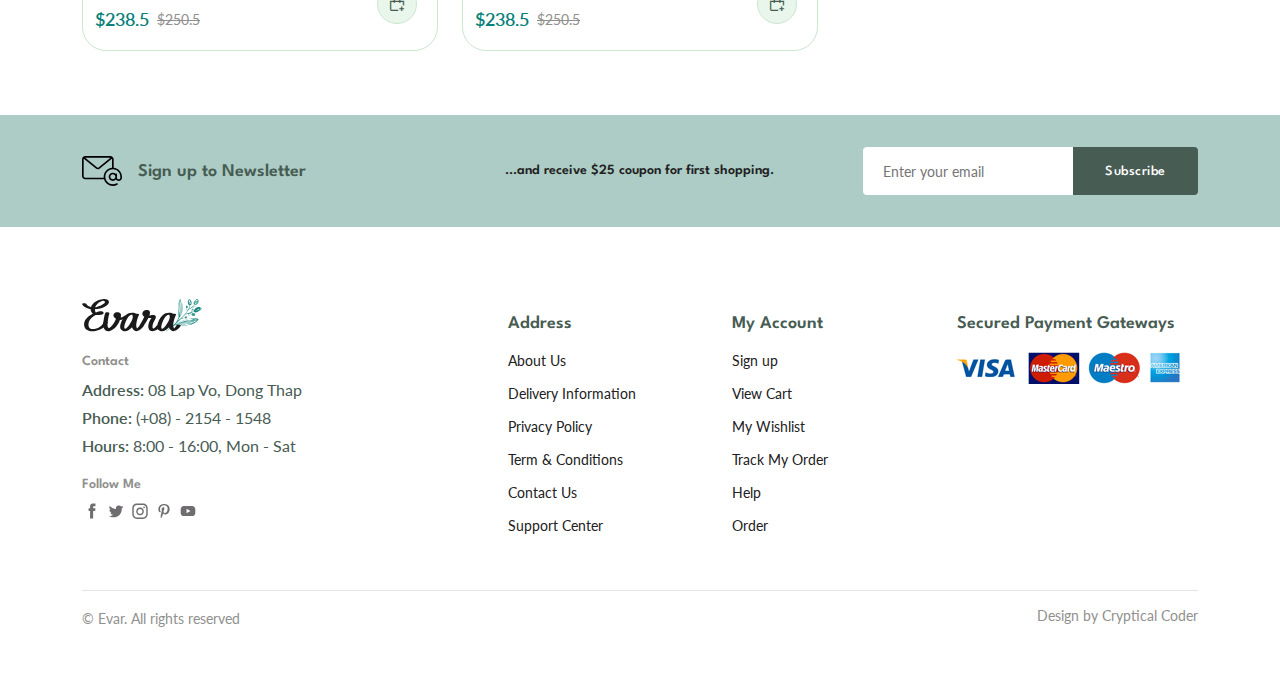
<file: details.html>
<!DOCTYPE html>
<html lang="en">

<head>
    <meta charset="UTF-8" />
    <meta name="viewport" content="width=device-width, initial-scale=1.0" />

    <!--=============== FLATICON ===============-->
    <link rel="stylesheet" href="./assets/flat-icon-regular/css/uicons-regular-straight.css" />

    <!--=============== SWIPER CSS ===============-->
    <link rel="stylesheet" href="https://cdn.jsdelivr.net/npm/swiper@10/swiper-bundle.min.css" />

    <!--=============== CSS ===============-->
    <link rel="stylesheet" href="./assets/css/styles.css" />


    <title>Ecommerce Website</title>
</head>

<body>
    <!--=============== HEADER ===============-->
    <header class="header" id="header">
        <div class="header__top">
            <div class="header__container container">
                <div class="header__contact">
                    <span>(+08) - 2154 - 1548</span>
                    <span>Our Locaticon</span>
                </div>

                <p class="header__alert-news">Super Value Deals - Save more with coupons</p>

                <a href="login-register.html" class="header__top-action">
                    Log In / Sign Up
                </a>
            </div>
        </div>

        <nav class="nav container">
            <a href="index.html">
                <img src="./assets/img/logo.svg" class="nav__logo-img">
            </a>

            <div class="nav__menu" id="nav-menu">
                <div class="nav__menu-top">
                    <a href="index.html" class="nav__menu-logo">
                        <img src="./assets/img/logo.svg" alt="">
                    </a>
                    <div class="nav__close" id="nav-close">
                        <i class="fi fi-rs-cross"></i>
                    </div>
                </div>
                <ul class="nav__list">
                    <li class="nav__item">
                        <a href="index.html" class="nav__link">Home</a>
                    </li>
                    <li class="nav__item">
                        <a href="shop.html" class="nav__link active-link">Shop</a>
                    </li>
                    <li class="nav__item">
                        <a href="accounts.html" class="nav__link">My Account</a>
                    </li>
                    <li class="nav__item">
                        <a href="compare.html" class="nav__link">Compare</a>
                    </li>
                    <li class="nav__item">
                        <a href="login-register.html" class="nav__link">Login</a>
                    </li>
                </ul>

                <div class="header__search">
                    <input type="text" placeholder="Search for item..." class="form__input" name="search input">
                    <button type="button" class="search__btn">
                        <img src="./assets/img/search.png">
                    </button>
                </div>
            </div>

            <div class="header__user-actions">
                <a href="wishlist.html" class="header__action-btn">
                    <img src="./assets/img/icon-heart.svg">
                    <span class="count">3</span>
                </a>
                <a href="cart.html" class="header__action-btn">
                    <img src="./assets/img/icon-cart.svg">
                    <span class="count">2</span>
                </a>
                <div class="header__action-btn nav__toggle" id="nav-toggle">
                    <img src="./assets/img/menu-burger.svg" alt="">
                </div>
            </div>
        </nav>
    </header>

    <!--=============== SCROLL TO THE TOP ===============-->
    <div class="scroll__top">
        <a href="#header" class="scroll__top-action">
            <i class="fi fi-rs-angle-up"></i>
        </a>
    </div>
    
    <!--=============== MAIN ===============-->
    <main class="main">
        <!--=============== BREADCRUMB ===============-->
        <section class="breadcrumb">
            <ul class="breadcrumb__list container flex">
                <li><a href="index.html" class="breadcrumb__link">Home</a></li>
                <li><span class="breadcrumb__link">></span></li>
                <li><a href="shop.html" class="breadcrumb__link">Fashion</a></li>
                <li><span class="breadcrumb__link">></span></li>
                <li><a href="shop.html" class="breadcrumb__link">Henly Shirt</a></li>
            </ul>
        </section>

        <!--=============== DETAILS ===============-->
        <section class="details section-lg">
            <div class="details__container container grid">
                <div class="details__group">
                    <img src="./assets/img/product-8-1.jpg" class="details__img">

                    <div class="details__small-images grid">
                        <img src="./assets/img/product-8-2.jpg" class="details__small-img">
                        <img src="./assets/img/product-8-1.jpg" class="details__small-img">
                        <img src="./assets/img/product-8-2.jpg" class="details__small-img">
                    </div>
                </div>

                <div class="details__group">
                    <h3 class="details__title">Henly Shirt</h3>
                    <p class="details__brand">Brands: <span>Adidas</span></p>

                    <div class="details__price flex">
                        <span class="new__price">$116</span>
                        <span class="old__price">$200</span>
                        <span class="save__price">25% Off</span>
                    </div>

                    <p class="details__description">
                        Lorem ipsum dolor sit amet consectetur adipisicing elit. Eligendi provident voluptatum animi
                        iure? Unde illum saepe similique sit, quibusdam ea quo maxime consectetur deleniti doloribus
                        porro veritatis est! Quasi, qui.
                    </p>

                    <ul class="product__list">
                        <li class="list__item">
                            <i class="fi fi-rs-crown"></i>
                            1 Year AL Jazeera Brand Warranty
                        </li>
                        <li class="list__item">
                            <i class="fi fi-rs-refresh"></i>
                            30 Day Return Policy
                        </li>
                        <li class="list__item">
                            <i class="fi fi-rs-credit-card"></i>
                            Cash on Delivery available
                        </li>
                    </ul>

                    <div class="details__color flex">
                        <span class="details__color-title">Color</span>
                        <ul class="color__list">
                            <li>
                                <a href="#" class="color__link" style="background-color: hsl(37, 100%, 65%);"></a>
                            </li>
                            <li>
                                <a href="#" class="color__link" style="background-color: hsl(353, 100%, 67%);"></a>
                            </li>
                            <li>
                                <a href="#" class="color__link" style="background-color: hsl(49, 100%, 60%);"></a>
                            </li>
                            <li>
                                <a href="#" class="color__link" style="background-color: hsl(304, 100%, 78%);"></a>
                            </li>
                            <li>
                                <a href="#" class="color__link" style="background-color: hsl(126, 61%, 52%);"></a>
                            </li>
                        </ul>
                    </div>

                    <div class="details__size flex">
                        <span class="details__size-title">Size</span>
                        <ul class="size__list">
                            <li>
                                <a href="#" class="size__link size-active">M</a>
                            </li>
                            <li>
                                <a href="#" class="size__link">L</a>
                            </li>
                            <li>
                                <a href="#" class="size__link">XL</a>
                            </li>
                            <li>
                                <a href="#" class="size__link">XXL</a>
                            </li>
                        </ul>
                    </div>

                    <div class="details__action">
                        <input type="number" class="quantity" name="quantity" value="1">
                        <a href="#" class="btn btn--sm">Add to cart</a>
                        <a href="#" class="details__action-btn">
                            <i class="fi fi-rs-heart"></i>
                        </a>
                    </div>

                    <ul class="details__meta">
                        <li class="meta__item flex"><span>SKU:</span> FWM15VKT</li>
                        <li class="meta__item flex"><span>Tags:</span> Cloth, Womem, Dress</li>
                        <li class="meta__item flex"><span>Availability:</span> 8 Item In Stock</li>
                    </ul>
                </div>
            </div>
        </section>

        <!--=============== DETAILS TAB ===============-->
        <section class="details__tab container">
            <div class="detail__tabs-title">
                <span class="detail__tab active-tab" data-target="#info">
                    Additional Info
                </span>
                <span class="detail__tab" data-target="#reviews">
                    Reviews (3)
                </span>
            </div>

            <div class="detail__tabs-content">
                <div class="detail__tab-content active-tab" content id="info">
                    <table class="info__table">
                        <tr>
                            <th>Stand up</th>
                            <td>35"L x 24"W x 37-45"H (front to back wheel)</td>
                        </tr>
                        <tr>
                            <th>Folded (w/o wheels)</th>
                            <td>35"L x 24"W x 37-45"H</td>
                        </tr>
                        <tr>
                            <th>Folded (w/wheels)</th>
                            <td>35"L x 24"W x 37-45"H</td>
                        </tr>
                        <tr>
                            <th>Door Pass Through</th>
                            <td>24</td>
                        </tr>
                        <tr>
                            <th>Frame</th>
                            <td>Aluminum</td>
                        </tr>
                        <tr>
                            <th>Weight (w/o wheels)</th>
                            <td>20 LBS</td>
                        </tr>
                        <tr>
                            <th>Weight Capacity</th>
                            <td>60 LBS</td>
                        </tr>
                        <tr>
                            <th>Width</th>
                            <td>24"</td>
                        </tr>
                        <tr>
                            <th>Handle height (ground to handle)</th>
                            <td>37-45"</td>
                        </tr>
                        <tr>
                            <th>wheels</th>
                            <td>12" air/ wide track slick tread</td>
                        </tr>
                        <tr>
                            <th>Seat back height</th>
                            <td>21.5"</td>
                        </tr>
                        <tr>
                            <th>Head room (inside canopy)</th>
                            <td>25"</td>
                        </tr>
                        <tr>
                            <th>Color</th>
                            <td>Black, Blue, Red, White</td>
                        </tr>
                        <tr>
                            <th>Size</th>
                            <td>M, S</td>
                        </tr>

                    </table>
                </div>

                <div class="detail__tab-content" content id="reviews">
                    <div class="reviews__container grid">
                        <div class="review__single">
                            <div>
                                <img src="./assets/img/avatar-1.jpg" class="review__img">
                                <h4 class="review__title">Jacky Chan</h4>
                            </div>
                            <div class="review__data">
                                <div class="review__rating">
                                    <i class="fi fi-rs-star"></i>
                                    <i class="fi fi-rs-star"></i>
                                    <i class="fi fi-rs-star"></i>
                                    <i class="fi fi-rs-star"></i>
                                    <i class="fi fi-rs-star"></i>
                                </div>

                                <p class="review__description">
                                    Thank you very fast shipping from Poland only 3days.
                                </p>

                                <span class="review__date">December 4, 2020 at 3:12 pm</span>
                            </div>
                        </div>
                        <div class="review__single">
                            <div>
                                <img src="./assets/img/avatar-2.jpg" class="review__img">
                                <h4 class="review__title">Jacky Chan</h4>
                            </div>
                            <div class="review__data">
                                <div class="review__rating">
                                    <i class="fi fi-rs-star"></i>
                                    <i class="fi fi-rs-star"></i>
                                    <i class="fi fi-rs-star"></i>
                                    <i class="fi fi-rs-star"></i>
                                    <i class="fi fi-rs-star"></i>
                                </div>

                                <p class="review__description">
                                    Thank you very fast shipping from Poland only 3days.
                                </p>

                                <span class="review__date">December 4, 2020 at 3:12 pm</span>
                            </div>
                        </div>
                        <div class="review__single">
                            <div>
                                <img src="./assets/img/avatar-3.jpg" class="review__img">
                                <h4 class="review__title">Jacky Chan</h4>
                            </div>
                            <div class="review__data">
                                <div class="review__rating">
                                    <i class="fi fi-rs-star"></i>
                                    <i class="fi fi-rs-star"></i>
                                    <i class="fi fi-rs-star"></i>
                                    <i class="fi fi-rs-star"></i>
                                    <i class="fi fi-rs-star"></i>
                                </div>

                                <p class="review__description">
                                    Thank you very fast shipping from Poland only 3days.
                                </p>

                                <span class="review__date">December 4, 2020 at 3:12 pm</span>
                            </div>
                        </div>
                    </div>

                    <div class="reviews__form">
                        <h3 class="reviews__form-title">Add a reviews</h3>

                        <div class="rate__product">
                            <i class="fi fi-rs-star"></i>
                            <i class="fi fi-rs-star"></i>
                            <i class="fi fi-rs-star"></i>
                            <i class="fi fi-rs-star"></i>
                            <i class="fi fi-rs-star"></i>
                        </div>

                        <form action="" class="form grid">
                            <textarea name="Write comment" class="form__input textarea"
                                placeholder="Write comment"></textarea>
                            <div class="form__group grid">
                                <input type="text" placeholder="Name" name="Your Name" class="form__input">
                                <input type="email" placeholder="Email" name="Your Email" class="form__input">
                            </div>
                            <div class="form__btn">
                                <button type="submit" class="btn">Submit Reviews</button>
                            </div>
                        </form>
                    </div>
                </div>
            </div>
        </section>

        <!--=============== PRODUCTS ===============-->
        <section class="products container section-lg">
            <h3 class="section__title"><Span>Related</Span> Product</h3>

            <div class="products__container grid">
                <div class="product__item">
                    <div class="product__banner">
                        <a href="details.html" class="product__images">
                            <img src="./assets/img/product-5-1.jpg" class="product__img default">
                            <img src="./assets/img/product-5-2.jpg" class="product__img hover">
                        </a>

                        <div class="product__actions">
                            <a href="" class="action__btn" aria-label="Quick View">
                                <i class="fi fi-rs-eye"></i>
                            </a>
                            <a href="" class="action__btn" aria-label="Add To Wishlist">
                                <i class="fi fi-rs-heart"></i>
                            </a>
                            <a href="" class="action__btn" aria-label="Compare">
                                <i class="fi fi-rs-shuffle"></i>
                            </a>
                        </div>

                        <div class="product__badge light-green">-30%</div>
                    </div>

                    <div class="product__content">
                        <span class="product__category">Clothing</span>
                        <a href="details.html">
                            <h3 class="product__title">Colorful Pattern Shirts</h3>
                        </a>
                        <div class="product__rating">
                            <i class="fi fi-rs-star"></i>
                            <i class="fi fi-rs-star"></i>
                            <i class="fi fi-rs-star"></i>
                            <i class="fi fi-rs-star"></i>
                            <i class="fi fi-rs-star"></i>
                        </div>
                        <div class="product__price flex">
                            <span class="new__price">$238.5</span>
                            <span class="old__price">$250.5</span>
                        </div>

                        <a href="details.html" class="action__btn cart__btn" aria-label="Add To Cart">
                            <i class="fi fi-rs-shopping-bag-add"></i>
                        </a>
                    </div>
                </div>

                <div class="product__item">
                    <div class="product__banner">
                        <a href="details.html" class="product__images">
                            <img src="./assets/img/product-6-1.jpg" class="product__img default">
                            <img src="./assets/img/product-6-2.jpg" class="product__img hover">
                        </a>

                        <div class="product__actions">
                            <a href="" class="action__btn" aria-label="Quick View">
                                <i class="fi fi-rs-eye"></i>
                            </a>
                            <a href="" class="action__btn" aria-label="Add To Wishlist">
                                <i class="fi fi-rs-heart"></i>
                            </a>
                            <a href="" class="action__btn" aria-label="Compare">
                                <i class="fi fi-rs-shuffle"></i>
                            </a>
                        </div>

                        <div class="product__badge light-pink">-20%</div>
                    </div>

                    <div class="product__content">
                        <span class="product__category">Clothing</span>
                        <a href="details.html">
                            <h3 class="product__title">Colorful Pattern Shirts</h3>
                        </a>
                        <div class="product__rating">
                            <i class="fi fi-rs-star"></i>
                            <i class="fi fi-rs-star"></i>
                            <i class="fi fi-rs-star"></i>
                            <i class="fi fi-rs-star"></i>
                            <i class="fi fi-rs-star"></i>
                        </div>
                        <div class="product__price flex">
                            <span class="new__price">$238.5</span>
                            <span class="old__price">$250.5</span>
                        </div>

                        <a href="details.html" class="action__btn cart__btn" aria-label="Add To Cart">
                            <i class="fi fi-rs-shopping-bag-add"></i>
                        </a>
                    </div>
                </div>

                <div class="product__item">
                    <div class="product__banner">
                        <a href="details.html" class="product__images">
                            <img src="./assets/img/product-7-1.jpg" class="product__img default">
                            <img src="./assets/img/product-7-2.jpg" class="product__img hover">
                        </a>

                        <div class="product__actions">
                            <a href="" class="action__btn" aria-label="Quick View">
                                <i class="fi fi-rs-eye"></i>
                            </a>
                            <a href="" class="action__btn" aria-label="Add To Wishlist">
                                <i class="fi fi-rs-heart"></i>
                            </a>
                            <a href="" class="action__btn" aria-label="Compare">
                                <i class="fi fi-rs-shuffle"></i>
                            </a>
                        </div>

                        <div class="product__badge light-green">-30%</div>
                    </div>

                    <div class="product__content">
                        <span class="product__category">Clothing</span>
                        <a href="details.html">
                            <h3 class="product__title">Colorful Pattern Shirts</h3>
                        </a>
                        <div class="product__rating">
                            <i class="fi fi-rs-star"></i>
                            <i class="fi fi-rs-star"></i>
                            <i class="fi fi-rs-star"></i>
                            <i class="fi fi-rs-star"></i>
                            <i class="fi fi-rs-star"></i>
                        </div>
                        <div class="product__price flex">
                            <span class="new__price">$238.5</span>
                            <span class="old__price">$250.5</span>
                        </div>

                        <a href="details.html" class="action__btn cart__btn" aria-label="Add To Cart">
                            <i class="fi fi-rs-shopping-bag-add"></i>
                        </a>
                    </div>
                </div>

                <div class="product__item">
                    <div class="product__banner">
                        <a href="details.html" class="product__images">
                            <img src="./assets/img/product-8-1.jpg" class="product__img default">
                            <img src="./assets/img/product-8-2.jpg" class="product__img hover">
                        </a>

                        <div class="product__actions">
                            <a href="" class="action__btn" aria-label="Quick View">
                                <i class="fi fi-rs-eye"></i>
                            </a>
                            <a href="" class="action__btn" aria-label="Add To Wishlist">
                                <i class="fi fi-rs-heart"></i>
                            </a>
                            <a href="" class="action__btn" aria-label="Compare">
                                <i class="fi fi-rs-shuffle"></i>
                            </a>
                        </div>
                    </div>

                    <div class="product__content">
                        <span class="product__category">Clothing</span>
                        <a href="details.html">
                            <h3 class="product__title">Colorful Pattern Shirts</h3>
                        </a>
                        <div class="product__rating">
                            <i class="fi fi-rs-star"></i>
                            <i class="fi fi-rs-star"></i>
                            <i class="fi fi-rs-star"></i>
                            <i class="fi fi-rs-star"></i>
                            <i class="fi fi-rs-star"></i>
                        </div>
                        <div class="product__price flex">
                            <span class="new__price">$238.5</span>
                            <span class="old__price">$250.5</span>
                        </div>

                        <a href="details.html" class="action__btn cart__btn" aria-label="Add To Cart">
                            <i class="fi fi-rs-shopping-bag-add"></i>
                        </a>
                    </div>
                </div>

                <div class="product__item">
                    <div class="product__banner">
                        <a href="details.html" class="product__images">
                            <img src="./assets/img/product-9-1.jpg" class="product__img default">
                            <img src="./assets/img/product-9-2.jpg" class="product__img hover">
                        </a>

                        <div class="product__actions">
                            <a href="" class="action__btn" aria-label="Quick View">
                                <i class="fi fi-rs-eye"></i>
                            </a>
                            <a href="" class="action__btn" aria-label="Add To Wishlist">
                                <i class="fi fi-rs-heart"></i>
                            </a>
                            <a href="" class="action__btn" aria-label="Compare">
                                <i class="fi fi-rs-shuffle"></i>
                            </a>
                        </div>

                        <div class="product__badge light-pink">Hot</div>
                    </div>

                    <div class="product__content">
                        <span class="product__category">Clothing</span>
                        <a href="details.html">
                            <h3 class="product__title">Colorful Pattern Shirts</h3>
                        </a>
                        <div class="product__rating">
                            <i class="fi fi-rs-star"></i>
                            <i class="fi fi-rs-star"></i>
                            <i class="fi fi-rs-star"></i>
                            <i class="fi fi-rs-star"></i>
                            <i class="fi fi-rs-star"></i>
                        </div>
                        <div class="product__price flex">
                            <span class="new__price">$238.5</span>
                            <span class="old__price">$250.5</span>
                        </div>

                        <a href="details.html" class="action__btn cart__btn" aria-label="Add To Cart">
                            <i class="fi fi-rs-shopping-bag-add"></i>
                        </a>
                    </div>
                </div>

                <div class="product__item">
                    <div class="product__banner">
                        <a href="details.html" class="product__images">
                            <img src="./assets/img/product-10-1.jpg" class="product__img default">
                            <img src="./assets/img/product-10-2.jpg" class="product__img hover">
                        </a>

                        <div class="product__actions">
                            <a href="" class="action__btn" aria-label="Quick View">
                                <i class="fi fi-rs-eye"></i>
                            </a>
                            <a href="" class="action__btn" aria-label="Add To Wishlist">
                                <i class="fi fi-rs-heart"></i>
                            </a>
                            <a href="" class="action__btn" aria-label="Compare">
                                <i class="fi fi-rs-shuffle"></i>
                            </a>
                        </div>

                        <div class="product__badge light-green">Hot</div>
                    </div>

                    <div class="product__content">
                        <span class="product__category">Clothing</span>
                        <a href="details.html">
                            <h3 class="product__title">Colorful Pattern Shirts</h3>
                        </a>
                        <div class="product__rating">
                            <i class="fi fi-rs-star"></i>
                            <i class="fi fi-rs-star"></i>
                            <i class="fi fi-rs-star"></i>
                            <i class="fi fi-rs-star"></i>
                            <i class="fi fi-rs-star"></i>
                        </div>
                        <div class="product__price flex">
                            <span class="new__price">$238.5</span>
                            <span class="old__price">$250.5</span>
                        </div>

                        <a href="details.html" class="action__btn cart__btn" aria-label="Add To Cart">
                            <i class="fi fi-rs-shopping-bag-add"></i>
                        </a>
                    </div>
                </div>

                <div class="product__item">
                    <div class="product__banner">
                        <a href="details.html" class="product__images">
                            <img src="./assets/img/product-11-1.jpg" class="product__img default">
                            <img src="./assets/img/product-11-2.jpg" class="product__img hover">
                        </a>

                        <div class="product__actions">
                            <a href="" class="action__btn" aria-label="Quick View">
                                <i class="fi fi-rs-eye"></i>
                            </a>
                            <a href="" class="action__btn" aria-label="Add To Wishlist">
                                <i class="fi fi-rs-heart"></i>
                            </a>
                            <a href="" class="action__btn" aria-label="Compare">
                                <i class="fi fi-rs-shuffle"></i>
                            </a>
                        </div>

                        <div class="product__badge light-orange">Hot</div>
                    </div>

                    <div class="product__content">
                        <span class="product__category">Clothing</span>
                        <a href="details.html">
                            <h3 class="product__title">Colorful Pattern Shirts</h3>
                        </a>
                        <div class="product__rating">
                            <i class="fi fi-rs-star"></i>
                            <i class="fi fi-rs-star"></i>
                            <i class="fi fi-rs-star"></i>
                            <i class="fi fi-rs-star"></i>
                            <i class="fi fi-rs-star"></i>
                        </div>
                        <div class="product__price flex">
                            <span class="new__price">$238.5</span>
                            <span class="old__price">$250.5</span>
                        </div>

                        <a href="details.html" class="action__btn cart__btn" aria-label="Add To Cart">
                            <i class="fi fi-rs-shopping-bag-add"></i>
                        </a>
                    </div>
                </div>

                <div class="product__item">
                    <div class="product__banner">
                        <a href="details.html" class="product__images">
                            <img src="./assets/img/product-12-1.jpg" class="product__img default">
                            <img src="./assets/img/product-12-2.jpg" class="product__img hover">
                        </a>

                        <div class="product__actions">
                            <a href="" class="action__btn" aria-label="Quick View">
                                <i class="fi fi-rs-eye"></i>
                            </a>
                            <a href="" class="action__btn" aria-label="Add To Wishlist">
                                <i class="fi fi-rs-heart"></i>
                            </a>
                            <a href="" class="action__btn" aria-label="Compare">
                                <i class="fi fi-rs-shuffle"></i>
                            </a>
                        </div>

                        <div class="product__badge light-blue">Hot</div>
                    </div>

                    <div class="product__content">
                        <span class="product__category">Clothing</span>
                        <a href="details.html">
                            <h3 class="product__title">Colorful Pattern Shirts</h3>
                        </a>
                        <div class="product__rating">
                            <i class="fi fi-rs-star"></i>
                            <i class="fi fi-rs-star"></i>
                            <i class="fi fi-rs-star"></i>
                            <i class="fi fi-rs-star"></i>
                            <i class="fi fi-rs-star"></i>
                        </div>
                        <div class="product__price flex">
                            <span class="new__price">$238.5</span>
                            <span class="old__price">$250.5</span>
                        </div>

                        <a href="details.html" class="action__btn cart__btn" aria-label="Add To Cart">
                            <i class="fi fi-rs-shopping-bag-add"></i>
                        </a>
                    </div>
                </div>
            </div>
        </section>

        <!--=============== NEWSLETTER ===============-->
        <section class="newsletter section">
            <div class="newsletter__container container grid">
                <h3 class="newsletter__title flex">
                    <img src="./assets/img/icon-email.svg" class="newsletter__icon">
                    Sign up to Newsletter
                </h3>

                <p class="newsletter__description">
                    ...and receive $25 coupon for first shopping.
                </p>

                <form action="" class="newsletter__form">
                    <input type="text" name="Input Email" placeholder="Enter your email" class="newsletter__input"
                        required>
                    <button type="submit" class="newsletter__btn">Subscribe</button>
                </form>
            </div>
        </section>
    </main>

    <!--=============== FOOTER ===============-->
    <footer class="footer container section">
        <div class="footer__container grid">
            <div class="footer__content">
                <a href="index.html" class="footer__logo">
                    <img src="./assets/img/logo.svg" class="footer__logo-img">
                </a>

                <h4 class="footer__subtitle">Contact</h4>

                <p class="footer__description">
                    <span>Address:</span> 08 Lap Vo, Dong Thap
                </p>

                <p class="footer__description">
                    <span>Phone:</span> (+08) - 2154 - 1548
                </p>

                <p class="footer__description">
                    <span>Hours:</span> 8:00 - 16:00, Mon - Sat
                </p>

                <div class="footer__social">
                    <h4 class="footer__subtitle">Follow Me</h4>
                    <div class="footer__social-links flex">
                        <a href="">
                            <img src="./assets/img/icon-facebook.svg" class="footer__social-icon">
                        </a>
                        <a href="">
                            <img src="./assets/img/icon-twitter.svg" class="footer__social-icon">
                        </a>
                        <a href="">
                            <img src="./assets/img/icon-instagram.svg" class="footer__social-icon">
                        </a>
                        <a href="">
                            <img src="./assets/img/icon-pinterest.svg" class="footer__social-icon">
                        </a>
                        <a href="">
                            <img src="./assets/img/icon-youtube.svg" class="footer__social-icon">
                        </a>
                    </div>
                </div>
            </div>

            <div class="footer__content">
                <h3 class="footer__title">Address</h3>
                <ul class="footer__links">
                    <li>
                        <a href="" class="footer__link">About Us</a>
                    </li>
                    <li>
                        <a href="" class="footer__link">Delivery Information</a>
                    </li>
                    <li>
                        <a href="" class="footer__link">Privacy Policy</a>
                    </li>
                    <li>
                        <a href="" class="footer__link">Term & Conditions</a>
                    </li>
                    <li>
                        <a href="" class="footer__link">Contact Us</a>
                    </li>
                    <li>
                        <a href="" class="footer__link">Support Center</a>
                    </li>
                </ul>
            </div>

            <div class="footer__content">
                <h3 class="footer__title">My Account</h3>
                <ul class="footer__links">
                    <li>
                        <a href="" class="footer__link">Sign up</a>
                    </li>
                    <li>
                        <a href="" class="footer__link">View Cart</a>
                    </li>
                    <li>
                        <a href="" class="footer__link">My Wishlist</a>
                    </li>
                    <li>
                        <a href="" class="footer__link">Track My Order</a>
                    </li>
                    <li>
                        <a href="" class="footer__link">Help</a>
                    </li>
                    <li>
                        <a href="" class="footer__link">Order</a>
                    </li>
                </ul>
            </div>

            <div class="footer__content">
                <h3 class="footer__title">Secured Payment Gateways</h3>
                <img src="./assets/img/payment-method.png" class="payment__img">
            </div>
        </div>

        <div class="footer__bottom">
            <p class="copyright">&copy; Evar. All rights reserved</p>
            <span class="designer">Design by Cryptical Coder</span>
        </div>
    </footer>

    <!--=============== SWIPER JS ===============-->
    <script src="https://cdn.jsdelivr.net/npm/swiper@10/swiper-bundle.min.js"></script>

    <!--=============== MAIN JS ===============-->
    <script src="./assets/js/main.js"></script>
</body>

</html>
</file>
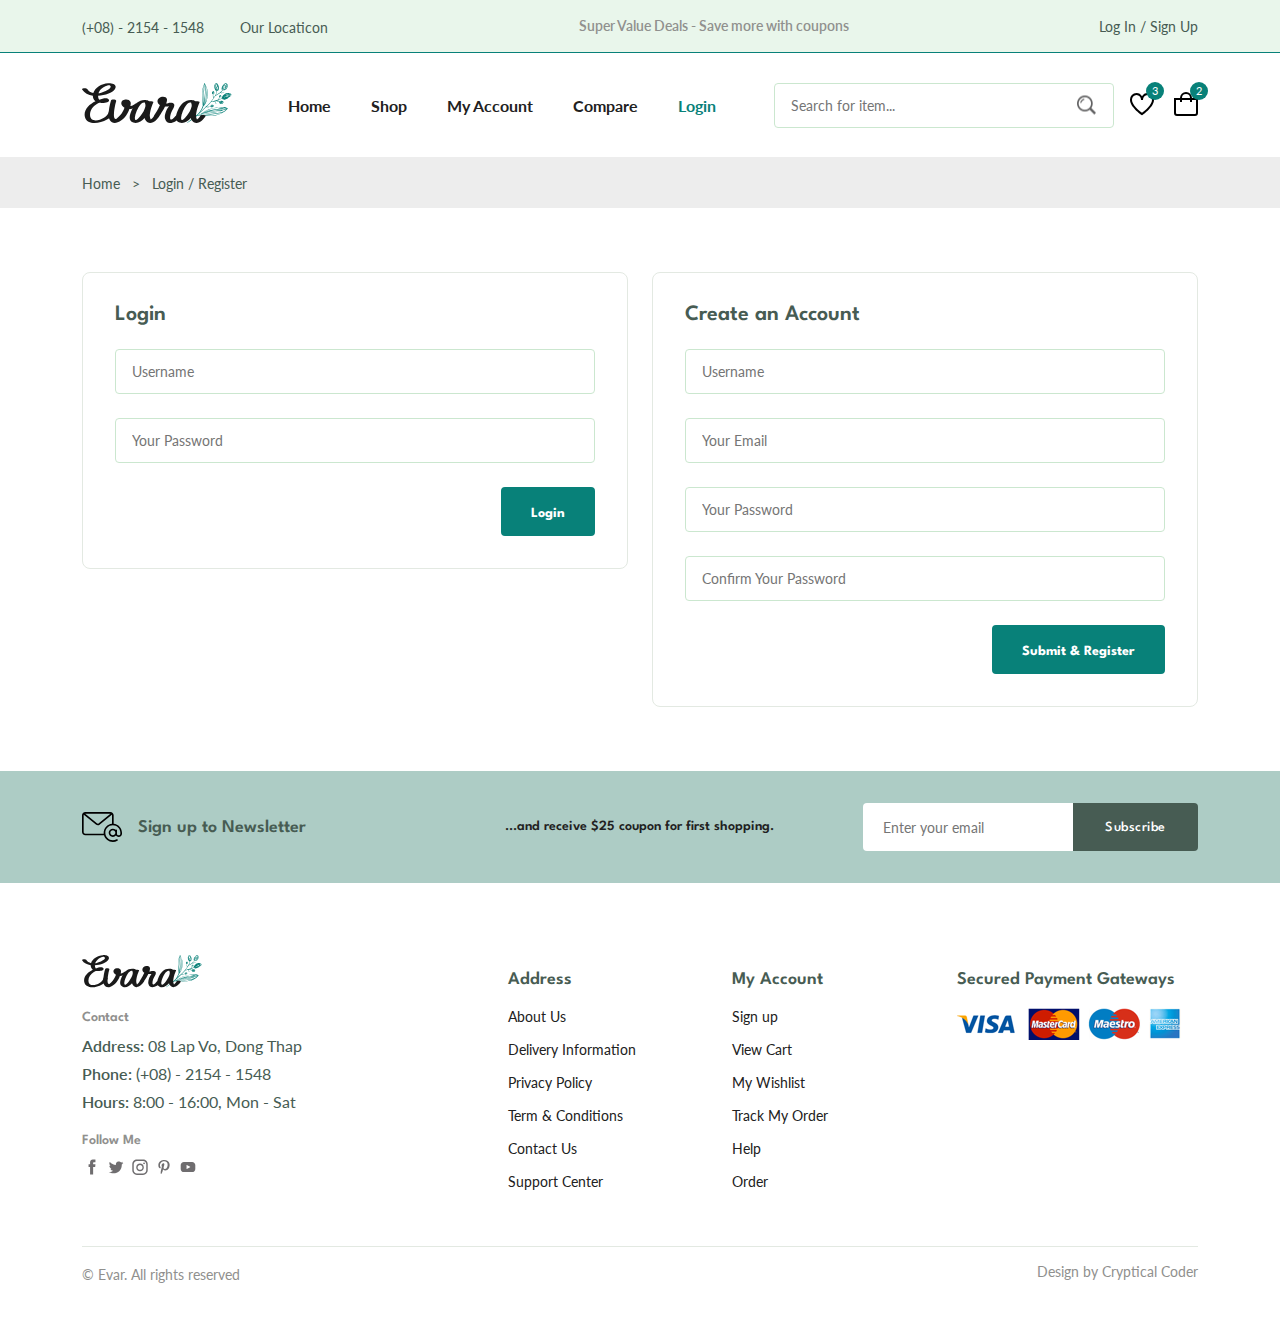
<file: login-register.html>
<!DOCTYPE html>
<html lang="en">

<head>
    <meta charset="UTF-8" />
    <meta name="viewport" content="width=device-width, initial-scale=1.0" />

    <!--=============== FLATICON ===============-->
    <link rel="stylesheet" href="./assets/flat-icon-regular/css/uicons-regular-straight.css" />

    <!--=============== SWIPER CSS ===============-->
    <link rel="stylesheet" href="https://cdn.jsdelivr.net/npm/swiper@10/swiper-bundle.min.css" />

    <!--=============== CSS ===============-->
    <link rel="stylesheet" href="./assets/css/styles.css" />

    <title>Ecommerce Website</title>
</head>

<body>
    <!--=============== HEADER ===============-->
    <header class="header" id="header">
        <div class="header__top">
            <div class="header__container container">
                <div class="header__contact">
                    <span>(+08) - 2154 - 1548</span>
                    <span>Our Locaticon</span>
                </div>

                <p class="header__alert-news">Super Value Deals - Save more with coupons</p>

                <a href="login-register.html" class="header__top-action">
                    Log In / Sign Up
                </a>
            </div>
        </div>

        <nav class="nav container">
            <a href="index.html">
                <img src="./assets/img/logo.svg" class="nav__logo-img">
            </a>

            <div class="nav__menu" id="nav-menu">
                <div class="nav__menu-top">
                    <a href="index.html" class="nav__menu-logo">
                        <img src="./assets/img/logo.svg" alt="">
                    </a>
                    <div class="nav__close" id="nav-close">
                        <i class="fi fi-rs-cross"></i>
                    </div>
                </div>
                <ul class="nav__list">
                    <li class="nav__item">
                        <a href="index.html" class="nav__link">Home</a>
                    </li>
                    <li class="nav__item">
                        <a href="shop.html" class="nav__link">Shop</a>
                    </li>
                    <li class="nav__item">
                        <a href="accounts.html" class="nav__link">My Account</a>
                    </li>
                    <li class="nav__item">
                        <a href="compare.html" class="nav__link">Compare</a>
                    </li>
                    <li class="nav__item">
                        <a href="login-register.html" class="nav__link active-link">Login</a>
                    </li>
                </ul>

                <div class="header__search">
                    <input type="text" placeholder="Search for item..." class="form__input" name="search input">
                    <button type="button" class="search__btn">
                        <img src="./assets/img/search.png">
                    </button>
                </div>
            </div>

            <div class="header__user-actions">
                <a href="wishlist.html" class="header__action-btn">
                    <img src="./assets/img/icon-heart.svg">
                    <span class="count">3</span>
                </a>
                <a href="cart.html" class="header__action-btn">
                    <img src="./assets/img/icon-cart.svg">
                    <span class="count">2</span>
                </a>
                <div class="header__action-btn nav__toggle" id="nav-toggle">
                    <img src="./assets/img/menu-burger.svg" alt="">
                </div>
            </div>
        </nav>
    </header>

    <!--=============== MAIN ===============-->
    <main class="main">
        <!--=============== BREADCRUMB ===============-->
        <section class="breadcrumb">
            <ul class="breadcrumb__list container flex">
                <li><a href="index.html" class="breadcrumb__link">Home</a></li>
                <li><span class="breadcrumb__link">></span></li>
                <li><a href="shop.html" class="breadcrumb__link">Login / Register</a></li>

            </ul>
        </section>

        <!--=============== LOGIN-REGISTER ===============-->
        <section class="login-register section-lg">
            <div class="login-register__container container grid">
                <div class="login">
                    <h3 class="section__title">Login</h3>
                    <form action="" class="form grid">
                        <input type="text" name="Your username" class="form__input" placeholder="Username" required>
                        <input type="password" name="password" class="form__input" placeholder="Your Password" required>
                        <div class="form__btn">
                            <button type="button" class="btn">Login</button>
                        </div>
                    </form>
                </div>
                <div class="register">
                    <h3 class="section__title">Create an Account</h3>
                    <form action="" class="form grid">
                        <input type="text" name="Your username" class="form__input" placeholder="Username" required>
                        <input type="email" name="Your email" class="form__input" placeholder="Your Email" required>
                        <input type="password" name="password" class="form__input" placeholder="Your Password" required>
                        <input type="password" name="password" class="form__input" placeholder="Confirm Your Password"
                            required>
                        <div class="form__btn">
                            <button type="button" class="btn">Submit & Register</button>
                        </div>
                    </form>
                </div>
            </div>
        </section>

        <!--=============== NEWSLETTER ===============-->
        <section class="newsletter section">
            <div class="newsletter__container container grid">
                <h3 class="newsletter__title flex">
                    <img src="./assets/img/icon-email.svg" class="newsletter__icon">
                    Sign up to Newsletter
                </h3>

                <p class="newsletter__description">
                    ...and receive $25 coupon for first shopping.
                </p>

                <form action="" class="newsletter__form">
                    <input type="text" name="Input Email" placeholder="Enter your email" class="newsletter__input"
                        required>
                    <button type="submit" class="newsletter__btn">Subscribe</button>
                </form>
            </div>
        </section>
    </main>

    <!--=============== FOOTER ===============-->
    <footer class="footer container section">
        <div class="footer__container grid">
            <div class="footer__content">
                <a href="index.html" class="footer__logo">
                    <img src="./assets/img/logo.svg" class="footer__logo-img">
                </a>

                <h4 class="footer__subtitle">Contact</h4>

                <p class="footer__description">
                    <span>Address:</span> 08 Lap Vo, Dong Thap
                </p>

                <p class="footer__description">
                    <span>Phone:</span> (+08) - 2154 - 1548
                </p>

                <p class="footer__description">
                    <span>Hours:</span> 8:00 - 16:00, Mon - Sat
                </p>

                <div class="footer__social">
                    <h4 class="footer__subtitle">Follow Me</h4>
                    <div class="footer__social-links flex">
                        <a href="">
                            <img src="./assets/img/icon-facebook.svg" class="footer__social-icon">
                        </a>
                        <a href="">
                            <img src="./assets/img/icon-twitter.svg" class="footer__social-icon">
                        </a>
                        <a href="">
                            <img src="./assets/img/icon-instagram.svg" class="footer__social-icon">
                        </a>
                        <a href="">
                            <img src="./assets/img/icon-pinterest.svg" class="footer__social-icon">
                        </a>
                        <a href="">
                            <img src="./assets/img/icon-youtube.svg" class="footer__social-icon">
                        </a>
                    </div>
                </div>
            </div>

            <div class="footer__content">
                <h3 class="footer__title">Address</h3>
                <ul class="footer__links">
                    <li>
                        <a href="" class="footer__link">About Us</a>
                    </li>
                    <li>
                        <a href="" class="footer__link">Delivery Information</a>
                    </li>
                    <li>
                        <a href="" class="footer__link">Privacy Policy</a>
                    </li>
                    <li>
                        <a href="" class="footer__link">Term & Conditions</a>
                    </li>
                    <li>
                        <a href="" class="footer__link">Contact Us</a>
                    </li>
                    <li>
                        <a href="" class="footer__link">Support Center</a>
                    </li>
                </ul>
            </div>

            <div class="footer__content">
                <h3 class="footer__title">My Account</h3>
                <ul class="footer__links">
                    <li>
                        <a href="" class="footer__link">Sign up</a>
                    </li>
                    <li>
                        <a href="" class="footer__link">View Cart</a>
                    </li>
                    <li>
                        <a href="" class="footer__link">My Wishlist</a>
                    </li>
                    <li>
                        <a href="" class="footer__link">Track My Order</a>
                    </li>
                    <li>
                        <a href="" class="footer__link">Help</a>
                    </li>
                    <li>
                        <a href="" class="footer__link">Order</a>
                    </li>
                </ul>
            </div>

            <div class="footer__content">
                <h3 class="footer__title">Secured Payment Gateways</h3>
                <img src="./assets/img/payment-method.png" class="payment__img">
            </div>
        </div>

        <div class="footer__bottom">
            <p class="copyright">&copy; Evar. All rights reserved</p>
            <span class="designer">Design by Cryptical Coder</span>
        </div>
    </footer>

    <!--=============== SWIPER JS ===============-->
    <script src="https://cdn.jsdelivr.net/npm/swiper@10/swiper-bundle.min.js"></script>

    <!--=============== MAIN JS ===============-->
    <script src="./assets/js/main.js"></script>
</body>

</html>
</file>
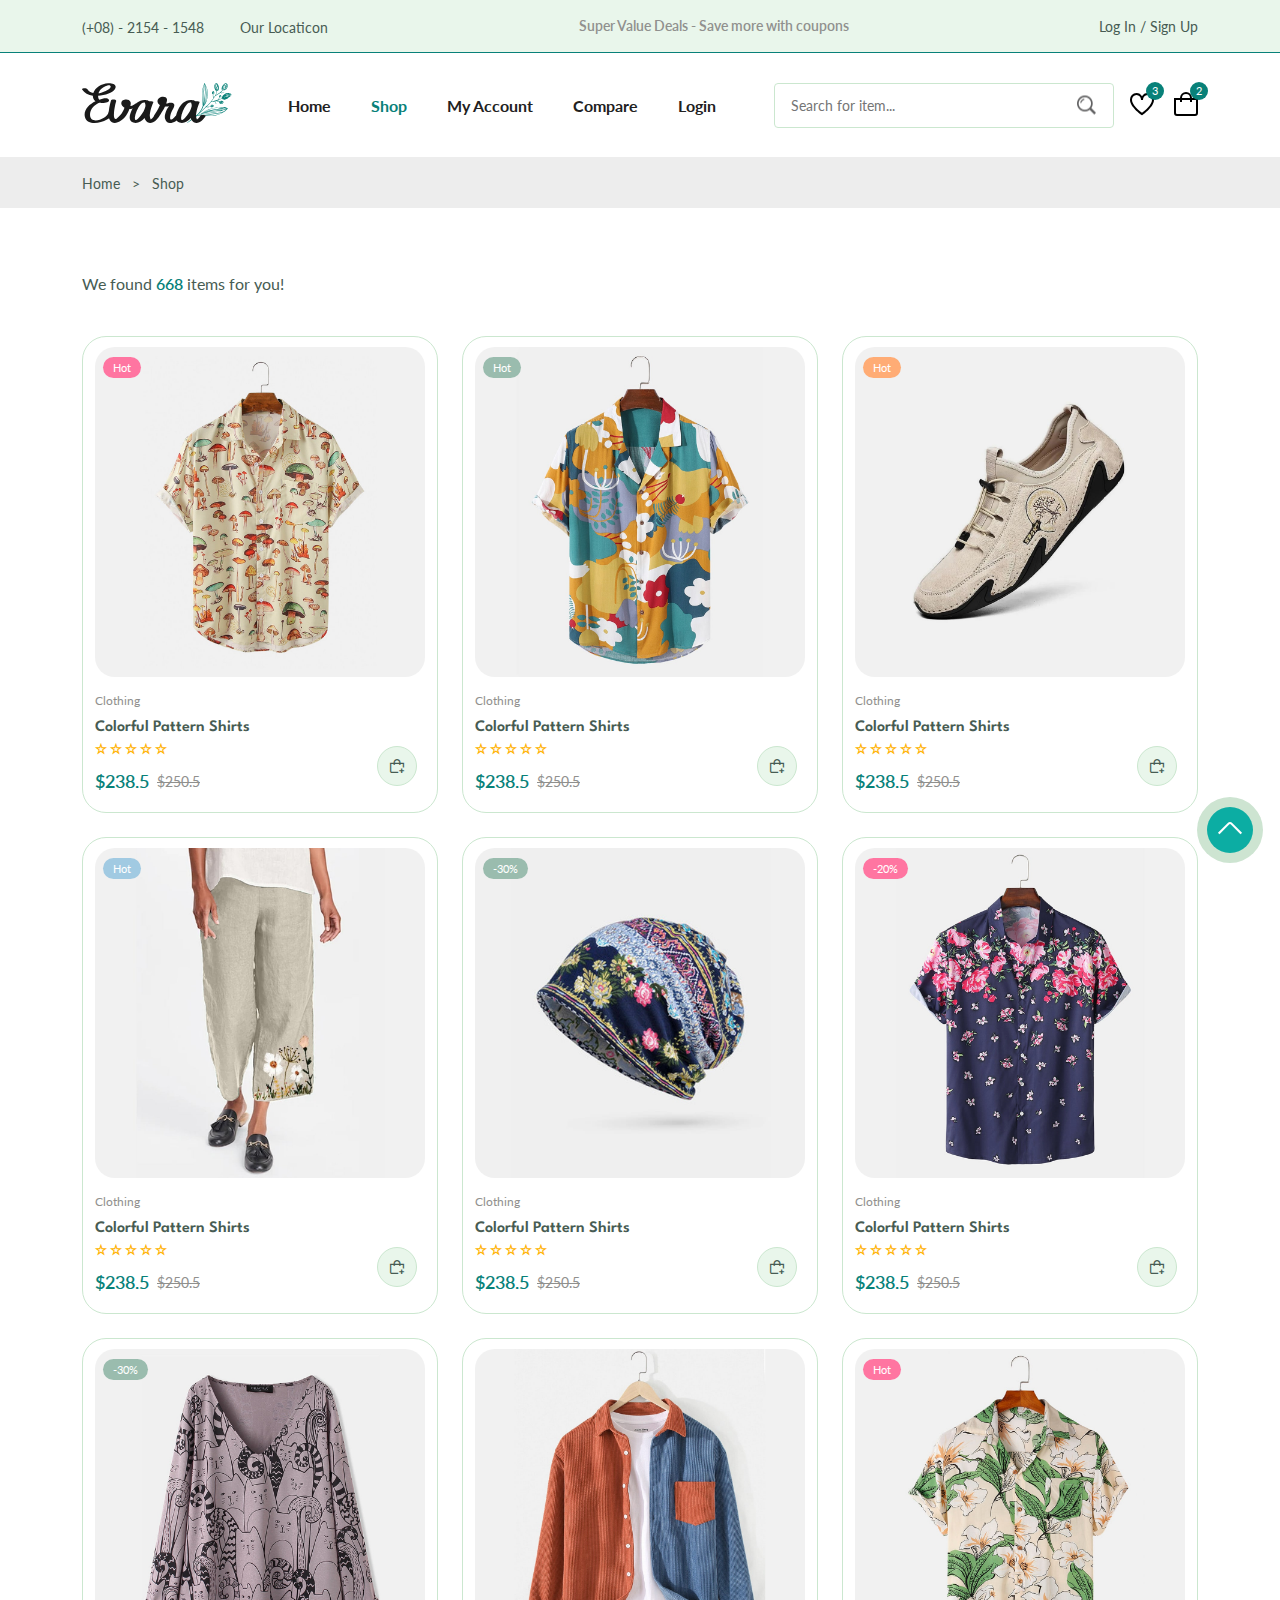
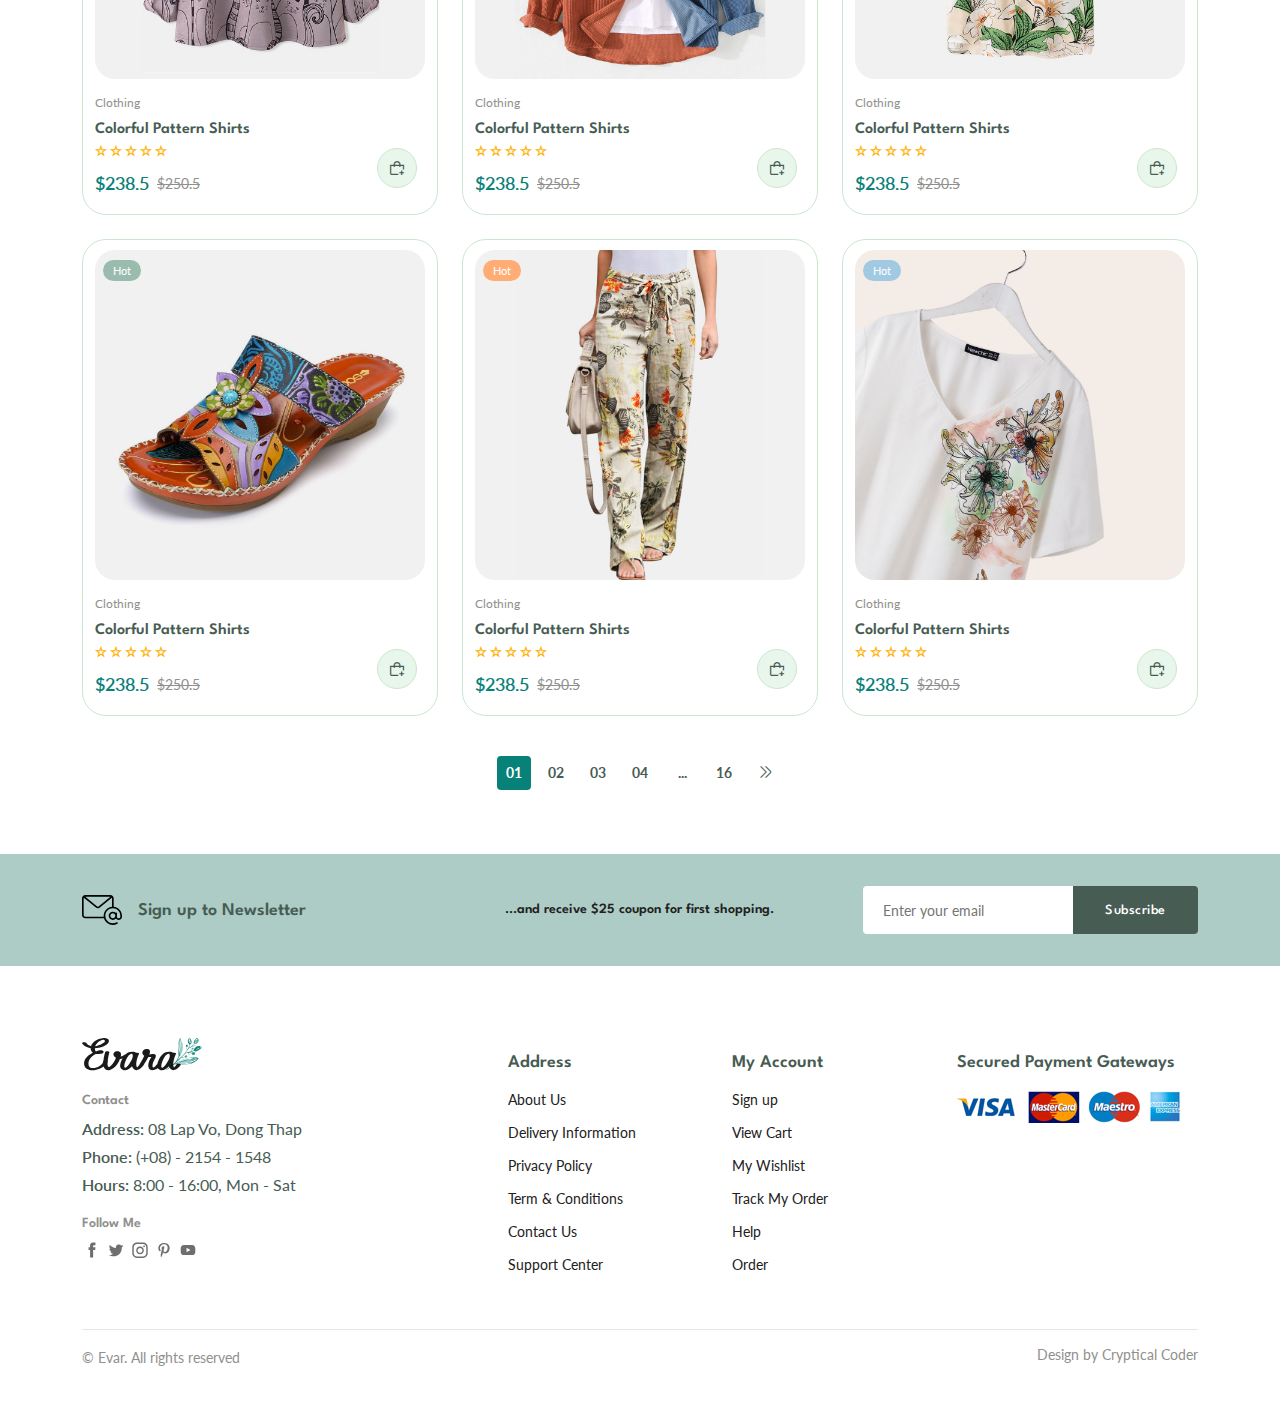
<file: shop.html>
<!DOCTYPE html>
<html lang="en">

<head>
    <meta charset="UTF-8" />
    <meta name="viewport" content="width=device-width, initial-scale=1.0" />

    <!--=============== FLATICON ===============-->
    <link rel="stylesheet" href="./assets/flat-icon-regular/css/uicons-regular-straight.css" />

    <!--=============== SWIPER CSS ===============-->
    <link rel="stylesheet" href="https://cdn.jsdelivr.net/npm/swiper@10/swiper-bundle.min.css" />

    <!--=============== CSS ===============-->
    <link rel="stylesheet" href="./assets/css/styles.css" />

    <title>Ecommerce Website</title>
</head>

<body>
    <!--=============== HEADER ===============-->
    <header class="header" id="header">
        <div class="header__top">
            <div class="header__container container">
                <div class="header__contact">
                    <span>(+08) - 2154 - 1548</span>
                    <span>Our Locaticon</span>
                </div>

                <p class="header__alert-news">Super Value Deals - Save more with coupons</p>

                <a href="login-register.html" class="header__top-action">
                    Log In / Sign Up
                </a>
            </div>
        </div>

        <nav class="nav container">
            <a href="index.html">
                <img src="./assets/img/logo.svg" class="nav__logo-img">
            </a>

            <div class="nav__menu" id="nav-menu">
                <div class="nav__menu-top">
                    <a href="index.html" class="nav__menu-logo">
                        <img src="./assets/img/logo.svg" alt="">
                    </a>
                    <div class="nav__close" id="nav-close">
                        <i class="fi fi-rs-cross"></i>
                    </div>
                </div>
                <ul class="nav__list">
                    <li class="nav__item">
                        <a href="index.html" class="nav__link">Home</a>
                    </li>
                    <li class="nav__item">
                        <a href="shop.html" class="nav__link active-link">Shop</a>
                    </li>
                    <li class="nav__item">
                        <a href="accounts.html" class="nav__link">My Account</a>
                    </li>
                    <li class="nav__item">
                        <a href="compare.html" class="nav__link">Compare</a>
                    </li>
                    <li class="nav__item">
                        <a href="login-register.html" class="nav__link">Login</a>
                    </li>
                </ul>

                <div class="header__search">
                    <input type="text" placeholder="Search for item..." class="form__input" name="search input">
                    <button type="button" class="search__btn">
                        <img src="./assets/img/search.png">
                    </button>
                </div>
            </div>

            <div class="header__user-actions">
                <a href="wishlist.html" class="header__action-btn">
                    <img src="./assets/img/icon-heart.svg">
                    <span class="count">3</span>
                </a>
                <a href="cart.html" class="header__action-btn">
                    <img src="./assets/img/icon-cart.svg">
                    <span class="count">2</span>
                </a>
                <div class="header__action-btn nav__toggle" id="nav-toggle">
                    <img src="./assets/img/menu-burger.svg" alt="">
                </div>
            </div>
        </nav>
    </header>

    <!--=============== SCROLL TO THE TOP ===============-->
    <div class="scroll__top">
        <a href="#header" class="scroll__top-action">
            <i class="fi fi-rs-angle-up"></i>
        </a>
    </div>
    
    <!--=============== MAIN ===============-->
    <main class="main">
        <!--=============== BREADCRUMB ===============-->
        <section class="breadcrumb">
            <ul class="breadcrumb__list container flex">
                <li><a href="index.html" class="breadcrumb__link">Home</a></li>
                <li><span class="breadcrumb__link">></span></li>
                <li><a href="shop.html" class="breadcrumb__link">Shop</a></li>
            </ul>
        </section>

        <!--=============== PRODUCTS ===============-->
        <section class="products container section-lg">
            <p class="total__products">We found <span>668</span> items for you!</p>

            <div class="products__container grid">
                <div class="product__item">
                    <div class="product__banner">
                        <a href="details.html" class="product__images">
                            <img src="./assets/img/product-1-1.jpg" class="product__img default">
                            <img src="./assets/img/product-1-2.jpg" class="product__img hover">
                        </a>

                        <div class="product__actions">
                            <a href="" class="action__btn" aria-label="Quick View">
                                <i class="fi fi-rs-eye"></i>
                            </a>
                            <a href="" class="action__btn" aria-label="Add To Wishlist">
                                <i class="fi fi-rs-heart"></i>
                            </a>
                            <a href="" class="action__btn" aria-label="Compare">
                                <i class="fi fi-rs-shuffle"></i>
                            </a>
                        </div>

                        <div class="product__badge light-pink">Hot</div>
                    </div>

                    <div class="product__content">
                        <span class="product__category">Clothing</span>
                        <a href="details.html">
                            <h3 class="product__title">Colorful Pattern Shirts</h3>
                        </a>
                        <div class="product__rating">
                            <i class="fi fi-rs-star"></i>
                            <i class="fi fi-rs-star"></i>
                            <i class="fi fi-rs-star"></i>
                            <i class="fi fi-rs-star"></i>
                            <i class="fi fi-rs-star"></i>
                        </div>
                        <div class="product__price flex">
                            <span class="new__price">$238.5</span>
                            <span class="old__price">$250.5</span>
                        </div>

                        <a href="details.html" class="action__btn cart__btn" aria-label="Add To Cart">
                            <i class="fi fi-rs-shopping-bag-add"></i>
                        </a>
                    </div>
                </div>

                <div class="product__item">
                    <div class="product__banner">
                        <a href="details.html" class="product__images">
                            <img src="./assets/img/product-2-1.jpg" class="product__img default">
                            <img src="./assets/img/product-2-2.jpg" class="product__img hover">
                        </a>

                        <div class="product__actions">
                            <a href="" class="action__btn" aria-label="Quick View">
                                <i class="fi fi-rs-eye"></i>
                            </a>
                            <a href="" class="action__btn" aria-label="Add To Wishlist">
                                <i class="fi fi-rs-heart"></i>
                            </a>
                            <a href="" class="action__btn" aria-label="Compare">
                                <i class="fi fi-rs-shuffle"></i>
                            </a>
                        </div>

                        <div class="product__badge light-green">Hot</div>
                    </div>

                    <div class="product__content">
                        <span class="product__category">Clothing</span>
                        <a href="details.html">
                            <h3 class="product__title">Colorful Pattern Shirts</h3>
                        </a>
                        <div class="product__rating">
                            <i class="fi fi-rs-star"></i>
                            <i class="fi fi-rs-star"></i>
                            <i class="fi fi-rs-star"></i>
                            <i class="fi fi-rs-star"></i>
                            <i class="fi fi-rs-star"></i>
                        </div>
                        <div class="product__price flex">
                            <span class="new__price">$238.5</span>
                            <span class="old__price">$250.5</span>
                        </div>

                        <a href="details.html" class="action__btn cart__btn" aria-label="Add To Cart">
                            <i class="fi fi-rs-shopping-bag-add"></i>
                        </a>
                    </div>
                </div>

                <div class="product__item">
                    <div class="product__banner">
                        <a href="details.html" class="product__images">
                            <img src="./assets/img/product-3-1.jpg" class="product__img default">
                            <img src="./assets/img/product-3-2.jpg" class="product__img hover">
                        </a>

                        <div class="product__actions">
                            <a href="" class="action__btn" aria-label="Quick View">
                                <i class="fi fi-rs-eye"></i>
                            </a>
                            <a href="" class="action__btn" aria-label="Add To Wishlist">
                                <i class="fi fi-rs-heart"></i>
                            </a>
                            <a href="" class="action__btn" aria-label="Compare">
                                <i class="fi fi-rs-shuffle"></i>
                            </a>
                        </div>

                        <div class="product__badge light-orange">Hot</div>
                    </div>

                    <div class="product__content">
                        <span class="product__category">Clothing</span>
                        <a href="details.html">
                            <h3 class="product__title">Colorful Pattern Shirts</h3>
                        </a>
                        <div class="product__rating">
                            <i class="fi fi-rs-star"></i>
                            <i class="fi fi-rs-star"></i>
                            <i class="fi fi-rs-star"></i>
                            <i class="fi fi-rs-star"></i>
                            <i class="fi fi-rs-star"></i>
                        </div>
                        <div class="product__price flex">
                            <span class="new__price">$238.5</span>
                            <span class="old__price">$250.5</span>
                        </div>

                        <a href="details.html" class="action__btn cart__btn" aria-label="Add To Cart">
                            <i class="fi fi-rs-shopping-bag-add"></i>
                        </a>
                    </div>
                </div>

                <div class="product__item">
                    <div class="product__banner">
                        <a href="details.html" class="product__images">
                            <img src="./assets/img/product-4-1.jpg" class="product__img default">
                            <img src="./assets/img/product-4-2.jpg" class="product__img hover">
                        </a>

                        <div class="product__actions">
                            <a href="" class="action__btn" aria-label="Quick View">
                                <i class="fi fi-rs-eye"></i>
                            </a>
                            <a href="" class="action__btn" aria-label="Add To Wishlist">
                                <i class="fi fi-rs-heart"></i>
                            </a>
                            <a href="" class="action__btn" aria-label="Compare">
                                <i class="fi fi-rs-shuffle"></i>
                            </a>
                        </div>

                        <div class="product__badge light-blue">Hot</div>
                    </div>

                    <div class="product__content">
                        <span class="product__category">Clothing</span>
                        <a href="details.html">
                            <h3 class="product__title">Colorful Pattern Shirts</h3>
                        </a>
                        <div class="product__rating">
                            <i class="fi fi-rs-star"></i>
                            <i class="fi fi-rs-star"></i>
                            <i class="fi fi-rs-star"></i>
                            <i class="fi fi-rs-star"></i>
                            <i class="fi fi-rs-star"></i>
                        </div>
                        <div class="product__price flex">
                            <span class="new__price">$238.5</span>
                            <span class="old__price">$250.5</span>
                        </div>

                        <a href="details.html" class="action__btn cart__btn" aria-label="Add To Cart">
                            <i class="fi fi-rs-shopping-bag-add"></i>
                        </a>
                    </div>
                </div>

                <div class="product__item">
                    <div class="product__banner">
                        <a href="details.html" class="product__images">
                            <img src="./assets/img/product-5-1.jpg" class="product__img default">
                            <img src="./assets/img/product-5-2.jpg" class="product__img hover">
                        </a>

                        <div class="product__actions">
                            <a href="" class="action__btn" aria-label="Quick View">
                                <i class="fi fi-rs-eye"></i>
                            </a>
                            <a href="" class="action__btn" aria-label="Add To Wishlist">
                                <i class="fi fi-rs-heart"></i>
                            </a>
                            <a href="" class="action__btn" aria-label="Compare">
                                <i class="fi fi-rs-shuffle"></i>
                            </a>
                        </div>

                        <div class="product__badge light-green">-30%</div>
                    </div>

                    <div class="product__content">
                        <span class="product__category">Clothing</span>
                        <a href="details.html">
                            <h3 class="product__title">Colorful Pattern Shirts</h3>
                        </a>
                        <div class="product__rating">
                            <i class="fi fi-rs-star"></i>
                            <i class="fi fi-rs-star"></i>
                            <i class="fi fi-rs-star"></i>
                            <i class="fi fi-rs-star"></i>
                            <i class="fi fi-rs-star"></i>
                        </div>
                        <div class="product__price flex">
                            <span class="new__price">$238.5</span>
                            <span class="old__price">$250.5</span>
                        </div>

                        <a href="details.html" class="action__btn cart__btn" aria-label="Add To Cart">
                            <i class="fi fi-rs-shopping-bag-add"></i>
                        </a>
                    </div>
                </div>

                <div class="product__item">
                    <div class="product__banner">
                        <a href="details.html" class="product__images">
                            <img src="./assets/img/product-6-1.jpg" class="product__img default">
                            <img src="./assets/img/product-6-2.jpg" class="product__img hover">
                        </a>

                        <div class="product__actions">
                            <a href="" class="action__btn" aria-label="Quick View">
                                <i class="fi fi-rs-eye"></i>
                            </a>
                            <a href="" class="action__btn" aria-label="Add To Wishlist">
                                <i class="fi fi-rs-heart"></i>
                            </a>
                            <a href="" class="action__btn" aria-label="Compare">
                                <i class="fi fi-rs-shuffle"></i>
                            </a>
                        </div>

                        <div class="product__badge light-pink">-20%</div>
                    </div>

                    <div class="product__content">
                        <span class="product__category">Clothing</span>
                        <a href="details.html">
                            <h3 class="product__title">Colorful Pattern Shirts</h3>
                        </a>
                        <div class="product__rating">
                            <i class="fi fi-rs-star"></i>
                            <i class="fi fi-rs-star"></i>
                            <i class="fi fi-rs-star"></i>
                            <i class="fi fi-rs-star"></i>
                            <i class="fi fi-rs-star"></i>
                        </div>
                        <div class="product__price flex">
                            <span class="new__price">$238.5</span>
                            <span class="old__price">$250.5</span>
                        </div>

                        <a href="details.html" class="action__btn cart__btn" aria-label="Add To Cart">
                            <i class="fi fi-rs-shopping-bag-add"></i>
                        </a>
                    </div>
                </div>

                <div class="product__item">
                    <div class="product__banner">
                        <a href="details.html" class="product__images">
                            <img src="./assets/img/product-7-1.jpg" class="product__img default">
                            <img src="./assets/img/product-7-2.jpg" class="product__img hover">
                        </a>

                        <div class="product__actions">
                            <a href="" class="action__btn" aria-label="Quick View">
                                <i class="fi fi-rs-eye"></i>
                            </a>
                            <a href="" class="action__btn" aria-label="Add To Wishlist">
                                <i class="fi fi-rs-heart"></i>
                            </a>
                            <a href="" class="action__btn" aria-label="Compare">
                                <i class="fi fi-rs-shuffle"></i>
                            </a>
                        </div>

                        <div class="product__badge light-green">-30%</div>
                    </div>

                    <div class="product__content">
                        <span class="product__category">Clothing</span>
                        <a href="details.html">
                            <h3 class="product__title">Colorful Pattern Shirts</h3>
                        </a>
                        <div class="product__rating">
                            <i class="fi fi-rs-star"></i>
                            <i class="fi fi-rs-star"></i>
                            <i class="fi fi-rs-star"></i>
                            <i class="fi fi-rs-star"></i>
                            <i class="fi fi-rs-star"></i>
                        </div>
                        <div class="product__price flex">
                            <span class="new__price">$238.5</span>
                            <span class="old__price">$250.5</span>
                        </div>

                        <a href="details.html" class="action__btn cart__btn" aria-label="Add To Cart">
                            <i class="fi fi-rs-shopping-bag-add"></i>
                        </a>
                    </div>
                </div>

                <div class="product__item">
                    <div class="product__banner">
                        <a href="details.html" class="product__images">
                            <img src="./assets/img/product-8-1.jpg" class="product__img default">
                            <img src="./assets/img/product-8-2.jpg" class="product__img hover">
                        </a>

                        <div class="product__actions">
                            <a href="" class="action__btn" aria-label="Quick View">
                                <i class="fi fi-rs-eye"></i>
                            </a>
                            <a href="" class="action__btn" aria-label="Add To Wishlist">
                                <i class="fi fi-rs-heart"></i>
                            </a>
                            <a href="" class="action__btn" aria-label="Compare">
                                <i class="fi fi-rs-shuffle"></i>
                            </a>
                        </div>
                    </div>

                    <div class="product__content">
                        <span class="product__category">Clothing</span>
                        <a href="details.html">
                            <h3 class="product__title">Colorful Pattern Shirts</h3>
                        </a>
                        <div class="product__rating">
                            <i class="fi fi-rs-star"></i>
                            <i class="fi fi-rs-star"></i>
                            <i class="fi fi-rs-star"></i>
                            <i class="fi fi-rs-star"></i>
                            <i class="fi fi-rs-star"></i>
                        </div>
                        <div class="product__price flex">
                            <span class="new__price">$238.5</span>
                            <span class="old__price">$250.5</span>
                        </div>

                        <a href="details.html" class="action__btn cart__btn" aria-label="Add To Cart">
                            <i class="fi fi-rs-shopping-bag-add"></i>
                        </a>
                    </div>
                </div>

                <div class="product__item">
                    <div class="product__banner">
                        <a href="details.html" class="product__images">
                            <img src="./assets/img/product-9-1.jpg" class="product__img default">
                            <img src="./assets/img/product-9-2.jpg" class="product__img hover">
                        </a>

                        <div class="product__actions">
                            <a href="" class="action__btn" aria-label="Quick View">
                                <i class="fi fi-rs-eye"></i>
                            </a>
                            <a href="" class="action__btn" aria-label="Add To Wishlist">
                                <i class="fi fi-rs-heart"></i>
                            </a>
                            <a href="" class="action__btn" aria-label="Compare">
                                <i class="fi fi-rs-shuffle"></i>
                            </a>
                        </div>

                        <div class="product__badge light-pink">Hot</div>
                    </div>

                    <div class="product__content">
                        <span class="product__category">Clothing</span>
                        <a href="details.html">
                            <h3 class="product__title">Colorful Pattern Shirts</h3>
                        </a>
                        <div class="product__rating">
                            <i class="fi fi-rs-star"></i>
                            <i class="fi fi-rs-star"></i>
                            <i class="fi fi-rs-star"></i>
                            <i class="fi fi-rs-star"></i>
                            <i class="fi fi-rs-star"></i>
                        </div>
                        <div class="product__price flex">
                            <span class="new__price">$238.5</span>
                            <span class="old__price">$250.5</span>
                        </div>

                        <a href="details.html" class="action__btn cart__btn" aria-label="Add To Cart">
                            <i class="fi fi-rs-shopping-bag-add"></i>
                        </a>
                    </div>
                </div>

                <div class="product__item">
                    <div class="product__banner">
                        <a href="details.html" class="product__images">
                            <img src="./assets/img/product-10-1.jpg" class="product__img default">
                            <img src="./assets/img/product-10-2.jpg" class="product__img hover">
                        </a>

                        <div class="product__actions">
                            <a href="" class="action__btn" aria-label="Quick View">
                                <i class="fi fi-rs-eye"></i>
                            </a>
                            <a href="" class="action__btn" aria-label="Add To Wishlist">
                                <i class="fi fi-rs-heart"></i>
                            </a>
                            <a href="" class="action__btn" aria-label="Compare">
                                <i class="fi fi-rs-shuffle"></i>
                            </a>
                        </div>

                        <div class="product__badge light-green">Hot</div>
                    </div>

                    <div class="product__content">
                        <span class="product__category">Clothing</span>
                        <a href="details.html">
                            <h3 class="product__title">Colorful Pattern Shirts</h3>
                        </a>
                        <div class="product__rating">
                            <i class="fi fi-rs-star"></i>
                            <i class="fi fi-rs-star"></i>
                            <i class="fi fi-rs-star"></i>
                            <i class="fi fi-rs-star"></i>
                            <i class="fi fi-rs-star"></i>
                        </div>
                        <div class="product__price flex">
                            <span class="new__price">$238.5</span>
                            <span class="old__price">$250.5</span>
                        </div>

                        <a href="details.html" class="action__btn cart__btn" aria-label="Add To Cart">
                            <i class="fi fi-rs-shopping-bag-add"></i>
                        </a>
                    </div>
                </div>

                <div class="product__item">
                    <div class="product__banner">
                        <a href="details.html" class="product__images">
                            <img src="./assets/img/product-11-1.jpg" class="product__img default">
                            <img src="./assets/img/product-11-2.jpg" class="product__img hover">
                        </a>

                        <div class="product__actions">
                            <a href="" class="action__btn" aria-label="Quick View">
                                <i class="fi fi-rs-eye"></i>
                            </a>
                            <a href="" class="action__btn" aria-label="Add To Wishlist">
                                <i class="fi fi-rs-heart"></i>
                            </a>
                            <a href="" class="action__btn" aria-label="Compare">
                                <i class="fi fi-rs-shuffle"></i>
                            </a>
                        </div>

                        <div class="product__badge light-orange">Hot</div>
                    </div>

                    <div class="product__content">
                        <span class="product__category">Clothing</span>
                        <a href="details.html">
                            <h3 class="product__title">Colorful Pattern Shirts</h3>
                        </a>
                        <div class="product__rating">
                            <i class="fi fi-rs-star"></i>
                            <i class="fi fi-rs-star"></i>
                            <i class="fi fi-rs-star"></i>
                            <i class="fi fi-rs-star"></i>
                            <i class="fi fi-rs-star"></i>
                        </div>
                        <div class="product__price flex">
                            <span class="new__price">$238.5</span>
                            <span class="old__price">$250.5</span>
                        </div>

                        <a href="details.html" class="action__btn cart__btn" aria-label="Add To Cart">
                            <i class="fi fi-rs-shopping-bag-add"></i>
                        </a>
                    </div>
                </div>

                <div class="product__item">
                    <div class="product__banner">
                        <a href="details.html" class="product__images">
                            <img src="./assets/img/product-12-1.jpg" class="product__img default">
                            <img src="./assets/img/product-12-2.jpg" class="product__img hover">
                        </a>

                        <div class="product__actions">
                            <a href="" class="action__btn" aria-label="Quick View">
                                <i class="fi fi-rs-eye"></i>
                            </a>
                            <a href="" class="action__btn" aria-label="Add To Wishlist">
                                <i class="fi fi-rs-heart"></i>
                            </a>
                            <a href="" class="action__btn" aria-label="Compare">
                                <i class="fi fi-rs-shuffle"></i>
                            </a>
                        </div>

                        <div class="product__badge light-blue">Hot</div>
                    </div>

                    <div class="product__content">
                        <span class="product__category">Clothing</span>
                        <a href="details.html">
                            <h3 class="product__title">Colorful Pattern Shirts</h3>
                        </a>
                        <div class="product__rating">
                            <i class="fi fi-rs-star"></i>
                            <i class="fi fi-rs-star"></i>
                            <i class="fi fi-rs-star"></i>
                            <i class="fi fi-rs-star"></i>
                            <i class="fi fi-rs-star"></i>
                        </div>
                        <div class="product__price flex">
                            <span class="new__price">$238.5</span>
                            <span class="old__price">$250.5</span>
                        </div>

                        <a href="details.html" class="action__btn cart__btn" aria-label="Add To Cart">
                            <i class="fi fi-rs-shopping-bag-add"></i>
                        </a>
                    </div>
                </div>
            </div>

            <ul class="pagination">
                <li><a href="#" class="pagination__link active">01</a></li>
                <li><a href="#" class="pagination__link">02</a></li>
                <li><a href="#" class="pagination__link">03</a></li>
                <li><a href="#" class="pagination__link">04</a></li>
                <li><a href="#" class="pagination__link">...</a></li>
                <li><a href="#" class="pagination__link">16</a></li>
                <li>
                    <a href="#" class="pagination__link icon">
                        <i class="fi fi-rs-angle-double-right"></i>
                    </a>
                </li>
            </ul>
        </section>

        <!--=============== NEWSLETTER ===============-->
        <section class="newsletter section">
            <div class="newsletter__container container grid">
                <h3 class="newsletter__title flex">
                    <img src="./assets/img/icon-email.svg" class="newsletter__icon">
                    Sign up to Newsletter
                </h3>

                <p class="newsletter__description">
                    ...and receive $25 coupon for first shopping.
                </p>

                <form action="" class="newsletter__form">
                    <input type="text" name="Input Email" placeholder="Enter your email" class="newsletter__input"
                        required>
                    <button type="submit" class="newsletter__btn">Subscribe</button>
                </form>
            </div>
        </section>
    </main>

    <!--=============== FOOTER ===============-->
    <footer class="footer container section">
        <div class="footer__container grid">
            <div class="footer__content">
                <a href="index.html" class="footer__logo">
                    <img src="./assets/img/logo.svg" class="footer__logo-img">
                </a>

                <h4 class="footer__subtitle">Contact</h4>

                <p class="footer__description">
                    <span>Address:</span> 08 Lap Vo, Dong Thap
                </p>

                <p class="footer__description">
                    <span>Phone:</span> (+08) - 2154 - 1548
                </p>

                <p class="footer__description">
                    <span>Hours:</span> 8:00 - 16:00, Mon - Sat
                </p>

                <div class="footer__social">
                    <h4 class="footer__subtitle">Follow Me</h4>
                    <div class="footer__social-links flex">
                        <a href="">
                            <img src="./assets/img/icon-facebook.svg" class="footer__social-icon">
                        </a>
                        <a href="">
                            <img src="./assets/img/icon-twitter.svg" class="footer__social-icon">
                        </a>
                        <a href="">
                            <img src="./assets/img/icon-instagram.svg" class="footer__social-icon">
                        </a>
                        <a href="">
                            <img src="./assets/img/icon-pinterest.svg" class="footer__social-icon">
                        </a>
                        <a href="">
                            <img src="./assets/img/icon-youtube.svg" class="footer__social-icon">
                        </a>
                    </div>
                </div>
            </div>

            <div class="footer__content">
                <h3 class="footer__title">Address</h3>
                <ul class="footer__links">
                    <li>
                        <a href="" class="footer__link">About Us</a>
                    </li>
                    <li>
                        <a href="" class="footer__link">Delivery Information</a>
                    </li>
                    <li>
                        <a href="" class="footer__link">Privacy Policy</a>
                    </li>
                    <li>
                        <a href="" class="footer__link">Term & Conditions</a>
                    </li>
                    <li>
                        <a href="" class="footer__link">Contact Us</a>
                    </li>
                    <li>
                        <a href="" class="footer__link">Support Center</a>
                    </li>
                </ul>
            </div>

            <div class="footer__content">
                <h3 class="footer__title">My Account</h3>
                <ul class="footer__links">
                    <li>
                        <a href="" class="footer__link">Sign up</a>
                    </li>
                    <li>
                        <a href="" class="footer__link">View Cart</a>
                    </li>
                    <li>
                        <a href="" class="footer__link">My Wishlist</a>
                    </li>
                    <li>
                        <a href="" class="footer__link">Track My Order</a>
                    </li>
                    <li>
                        <a href="" class="footer__link">Help</a>
                    </li>
                    <li>
                        <a href="" class="footer__link">Order</a>
                    </li>
                </ul>
            </div>

            <div class="footer__content">
                <h3 class="footer__title">Secured Payment Gateways</h3>
                <img src="./assets/img/payment-method.png" class="payment__img">
            </div>
        </div>

        <div class="footer__bottom">
            <p class="copyright">&copy; Evar. All rights reserved</p>
            <span class="designer">Design by Cryptical Coder</span>
        </div>
    </footer>

    <!--=============== SWIPER JS ===============-->
    <script src="https://cdn.jsdelivr.net/npm/swiper@10/swiper-bundle.min.js"></script>

    <!--=============== MAIN JS ===============-->
    <script src="./assets/js/main.js"></script>
</body>

</html>
</file>
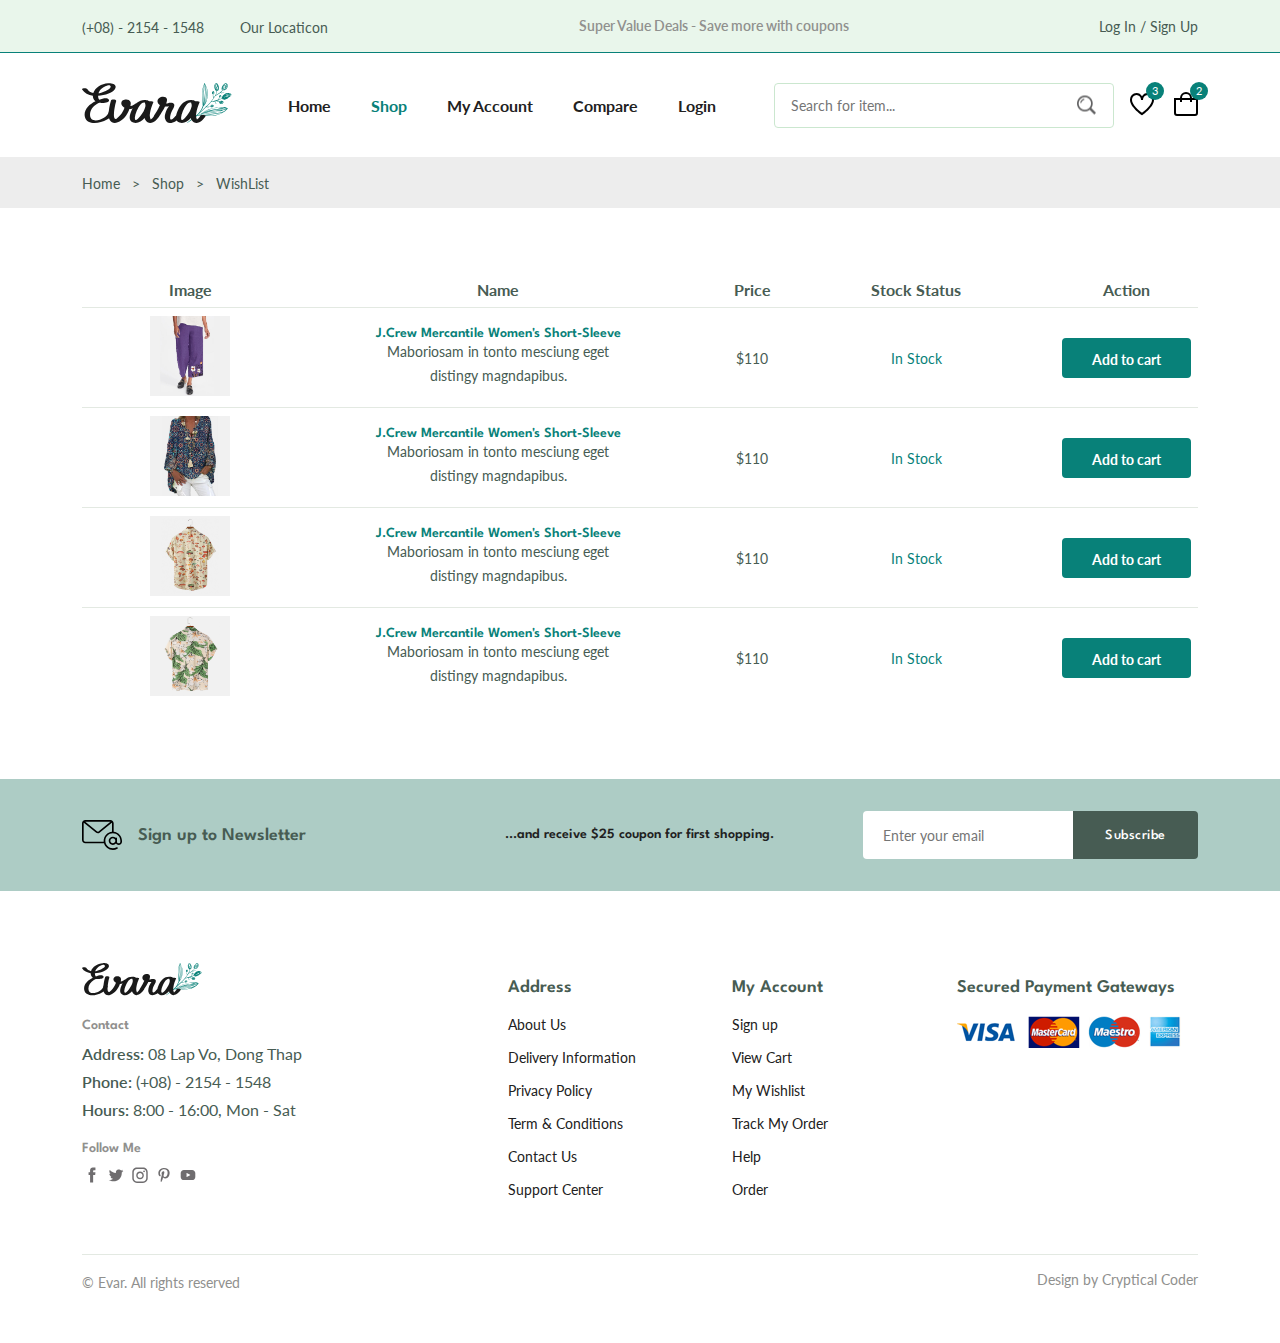
<file: wishlist.html>
<!DOCTYPE html>
<html lang="en">

<head>
    <meta charset="UTF-8" />
    <meta name="viewport" content="width=device-width, initial-scale=1.0" />

    <!--=============== FLATICON ===============-->
    <link rel="stylesheet" href="./assets/flat-icon-regular/css/uicons-regular-straight.css" />

    <!--=============== SWIPER CSS ===============-->
    <link rel="stylesheet" href="https://cdn.jsdelivr.net/npm/swiper@10/swiper-bundle.min.css" />

    <!--=============== CSS ===============-->
    <link rel="stylesheet" href="./assets/css/styles.css" />

    <title>Ecommerce Website</title>
</head>

<body>
    <!--=============== HEADER ===============-->
    <header class="header" id="header">
        <div class="header__top">
            <div class="header__container container">
                <div class="header__contact">
                    <span>(+08) - 2154 - 1548</span>
                    <span>Our Locaticon</span>
                </div>

                <p class="header__alert-news">Super Value Deals - Save more with coupons</p>

                <a href="login-register.html" class="header__top-action">
                    Log In / Sign Up
                </a>
            </div>
        </div>

        <nav class="nav container">
            <a href="index.html">
                <img src="./assets/img/logo.svg" class="nav__logo-img">
            </a>

            <div class="nav__menu" id="nav-menu">
                <div class="nav__menu-top">
                    <a href="index.html" class="nav__menu-logo">
                        <img src="./assets/img/logo.svg" alt="">
                    </a>
                    <div class="nav__close" id="nav-close">
                        <i class="fi fi-rs-cross"></i>
                    </div>
                </div>
                <ul class="nav__list">
                    <li class="nav__item">
                        <a href="index.html" class="nav__link">Home</a>
                    </li>
                    <li class="nav__item">
                        <a href="shop.html" class="nav__link active-link">Shop</a>
                    </li>
                    <li class="nav__item">
                        <a href="accounts.html" class="nav__link">My Account</a>
                    </li>
                    <li class="nav__item">
                        <a href="compare.html" class="nav__link">Compare</a>
                    </li>
                    <li class="nav__item">
                        <a href="login-register.html" class="nav__link">Login</a>
                    </li>
                </ul>

                <div class="header__search">
                    <input type="text" placeholder="Search for item..." class="form__input" name="search input">
                    <button type="button" class="search__btn">
                        <img src="./assets/img/search.png">
                    </button>
                </div>
            </div>

            <div class="header__user-actions">
                <a href="wishlist.html" class="header__action-btn">
                    <img src="./assets/img/icon-heart.svg">
                    <span class="count">3</span>
                </a>
                <a href="cart.html" class="header__action-btn">
                    <img src="./assets/img/icon-cart.svg">
                    <span class="count">2</span>
                </a>
                <div class="header__action-btn nav__toggle" id="nav-toggle">
                    <img src="./assets/img/menu-burger.svg" alt="">
                </div>
            </div>
        </nav>
    </header>

    <!--=============== MAIN ===============-->
    <main class="main">
        <!--=============== BREADCRUMB ===============-->
        <section class="breadcrumb">
            <ul class="breadcrumb__list container flex">
                <li><a href="index.html" class="breadcrumb__link">Home</a></li>
                <li><span class="breadcrumb__link">></span></li>
                <li><a href="shop.html" class="breadcrumb__link">Shop</a></li>
                <li><span class="breadcrumb__link">></span></li>
                <li><a href="shop.html" class="breadcrumb__link">WishList</a></li>
            </ul>
        </section>

        <!--=============== WISHLIST ===============-->
        <section class="wishlist container section-lg">
            <div class="table__container">
                <table class="table__cart">
                    <tr>
                        <th>Image</th>
                        <th>Name</th>
                        <th>Price</th>
                        <th>Stock Status</th>
                        <th>Action</th>
                        <th>Remove</th>
                    </tr>
                    <tr>
                        <td>
                            <img src="./assets/img/product-4-2.jpg" class="table__img">
                        </td>
                        <td>
                            <h3 class="table__title">
                                J.Crew Mercantile Women's Short-Sleeve
                            </h3>
                            <p class="table__description">
                                Maboriosam in tonto mesciung eget distingy magndapibus.
                            </p>
                        </td>
                        <td>
                            <span class="table__price">$110</span>
                        </td>
                        <td>
                            <span class="table__stock">In Stock</span>
                        </td>
                        <td>
                            <a href="" class="btn btn--sm">Add to cart</a>
                        </td>
                        <td>
                            <i class="fi fi-rs-trash table__trash"></i>
                        </td>
                    </tr>
                    <tr>
                        <td>
                            <img src="./assets/img/product-7-2.jpg" class="table__img">
                        </td>
                        <td>
                            <h3 class="table__title">
                                J.Crew Mercantile Women's Short-Sleeve
                            </h3>
                            <p class="table__description">
                                Maboriosam in tonto mesciung eget distingy magndapibus.
                            </p>
                        </td>
                        <td>
                            <span class="table__price">$110</span>
                        </td>
                        <td>
                            <span class="table__stock">In Stock</span>
                        </td>
                        <td>
                            <a href="" class="btn btn--sm">Add to cart</a>
                        </td>
                        <td>
                            <i class="fi fi-rs-trash table__trash"></i>
                        </td>
                    </tr>
                    <tr>
                        <td>
                            <img src="./assets/img/product-1-2.jpg" class="table__img">
                        </td>
                        <td>
                            <h3 class="table__title">
                                J.Crew Mercantile Women's Short-Sleeve
                            </h3>
                            <p class="table__description">
                                Maboriosam in tonto mesciung eget distingy magndapibus.
                            </p>
                        </td>
                        <td>
                            <span class="table__price">$110</span>
                        </td>
                        <td>
                            <span class="table__stock">In Stock</span>
                        </td>
                        <td>
                            <a href="" class="btn btn--sm">Add to cart</a>
                        </td>
                        <td>
                            <i class="fi fi-rs-trash table__trash"></i>
                        </td>
                    </tr>
                    <tr>
                        <td>
                            <img src="./assets/img/product-9-2.jpg" class="table__img">
                        </td>
                        <td>
                            <h3 class="table__title">
                                J.Crew Mercantile Women's Short-Sleeve
                            </h3>
                            <p class="table__description">
                                Maboriosam in tonto mesciung eget distingy magndapibus.
                            </p>
                        </td>
                        <td>
                            <span class="table__price">$110</span>
                        </td>
                        <td>
                            <span class="table__stock">In Stock</span>
                        </td>
                        <td>
                            <a href="" class="btn btn--sm">Add to cart</a>
                        </td>
                        <td>
                            <i class="fi fi-rs-trash table__trash"></i>
                        </td>
                    </tr>
                </table>
            </div>
        </section>

        <!--=============== NEWSLETTER ===============-->
        <section class="newsletter section">
            <div class="newsletter__container container grid">
                <h3 class="newsletter__title flex">
                    <img src="./assets/img/icon-email.svg" class="newsletter__icon">
                    Sign up to Newsletter
                </h3>

                <p class="newsletter__description">
                    ...and receive $25 coupon for first shopping.
                </p>

                <form action="" class="newsletter__form">
                    <input type="text" name="Input Email" placeholder="Enter your email" class="newsletter__input"
                        required>
                    <button type="submit" class="newsletter__btn">Subscribe</button>
                </form>
            </div>
        </section>
    </main>

    <!--=============== FOOTER ===============-->
    <footer class="footer container section">
        <div class="footer__container grid">
            <div class="footer__content">
                <a href="index.html" class="footer__logo">
                    <img src="./assets/img/logo.svg" class="footer__logo-img">
                </a>

                <h4 class="footer__subtitle">Contact</h4>

                <p class="footer__description">
                    <span>Address:</span> 08 Lap Vo, Dong Thap
                </p>

                <p class="footer__description">
                    <span>Phone:</span> (+08) - 2154 - 1548
                </p>

                <p class="footer__description">
                    <span>Hours:</span> 8:00 - 16:00, Mon - Sat
                </p>

                <div class="footer__social">
                    <h4 class="footer__subtitle">Follow Me</h4>
                    <div class="footer__social-links flex">
                        <a href="">
                            <img src="./assets/img/icon-facebook.svg" class="footer__social-icon">
                        </a>
                        <a href="">
                            <img src="./assets/img/icon-twitter.svg" class="footer__social-icon">
                        </a>
                        <a href="">
                            <img src="./assets/img/icon-instagram.svg" class="footer__social-icon">
                        </a>
                        <a href="">
                            <img src="./assets/img/icon-pinterest.svg" class="footer__social-icon">
                        </a>
                        <a href="">
                            <img src="./assets/img/icon-youtube.svg" class="footer__social-icon">
                        </a>
                    </div>
                </div>
            </div>

            <div class="footer__content">
                <h3 class="footer__title">Address</h3>
                <ul class="footer__links">
                    <li>
                        <a href="" class="footer__link">About Us</a>
                    </li>
                    <li>
                        <a href="" class="footer__link">Delivery Information</a>
                    </li>
                    <li>
                        <a href="" class="footer__link">Privacy Policy</a>
                    </li>
                    <li>
                        <a href="" class="footer__link">Term & Conditions</a>
                    </li>
                    <li>
                        <a href="" class="footer__link">Contact Us</a>
                    </li>
                    <li>
                        <a href="" class="footer__link">Support Center</a>
                    </li>
                </ul>
            </div>

            <div class="footer__content">
                <h3 class="footer__title">My Account</h3>
                <ul class="footer__links">
                    <li>
                        <a href="" class="footer__link">Sign up</a>
                    </li>
                    <li>
                        <a href="" class="footer__link">View Cart</a>
                    </li>
                    <li>
                        <a href="" class="footer__link">My Wishlist</a>
                    </li>
                    <li>
                        <a href="" class="footer__link">Track My Order</a>
                    </li>
                    <li>
                        <a href="" class="footer__link">Help</a>
                    </li>
                    <li>
                        <a href="" class="footer__link">Order</a>
                    </li>
                </ul>
            </div>

            <div class="footer__content">
                <h3 class="footer__title">Secured Payment Gateways</h3>
                <img src="./assets/img/payment-method.png" class="payment__img">
            </div>
        </div>

        <div class="footer__bottom">
            <p class="copyright">&copy; Evar. All rights reserved</p>
            <span class="designer">Design by Cryptical Coder</span>
        </div>
    </footer>

    <!--=============== SWIPER JS ===============-->
    <script src="https://cdn.jsdelivr.net/npm/swiper@10/swiper-bundle.min.js"></script>

    <!--=============== MAIN JS ===============-->
    <script src="./assets/js/main.js"></script>
</body>

</html>
</file>
<file: assets/flat-icon-regular/css/uicons-regular-straight.css>
@font-face {
font-family: "uicons-regular-straight";
src: url("../webfonts/uicons-regular-straight.eot#iefix") format("embedded-opentype"),
url("../webfonts/uicons-regular-straight.woff2") format("woff2"),
url("../webfonts/uicons-regular-straight.woff") format("woff");
}

    i[class^="fi-rs-"]:before, i[class*=" fi-rs-"]:before, span[class^="fi-rs-"]:before, span[class*="fi-rs-"]:before {
font-family: uicons-regular-straight !important;
font-style: normal;
font-weight: normal !important;
font-variant: normal;
text-transform: none;
line-height: 1;
-webkit-font-smoothing: antialiased;
-moz-osx-font-smoothing: grayscale;
}

        .fi-rs-0:before {
    content: "\f101";
    }
        .fi-rs-1:before {
    content: "\f102";
    }
        .fi-rs-2:before {
    content: "\f103";
    }
        .fi-rs-3:before {
    content: "\f104";
    }
        .fi-rs-360-degrees:before {
    content: "\f105";
    }
        .fi-rs-4:before {
    content: "\f106";
    }
        .fi-rs-5:before {
    content: "\f107";
    }
        .fi-rs-6:before {
    content: "\f108";
    }
        .fi-rs-7:before {
    content: "\f109";
    }
        .fi-rs-8:before {
    content: "\f10a";
    }
        .fi-rs-9:before {
    content: "\f10b";
    }
        .fi-rs-a:before {
    content: "\f10c";
    }
        .fi-rs-acorn:before {
    content: "\f10d";
    }
        .fi-rs-ad:before {
    content: "\f10e";
    }
        .fi-rs-add-document:before {
    content: "\f10f";
    }
        .fi-rs-add-folder:before {
    content: "\f110";
    }
        .fi-rs-add:before {
    content: "\f111";
    }
        .fi-rs-address-book:before {
    content: "\f112";
    }
        .fi-rs-address-card:before {
    content: "\f113";
    }
        .fi-rs-air-conditioner:before {
    content: "\f114";
    }
        .fi-rs-air-freshener:before {
    content: "\f115";
    }
        .fi-rs-airplay:before {
    content: "\f116";
    }
        .fi-rs-alarm-clock:before {
    content: "\f117";
    }
        .fi-rs-alarm-exclamation:before {
    content: "\f118";
    }
        .fi-rs-alarm-plus:before {
    content: "\f119";
    }
        .fi-rs-alarm-snooze:before {
    content: "\f11a";
    }
        .fi-rs-album-circle-plus:before {
    content: "\f11b";
    }
        .fi-rs-album-circle-user:before {
    content: "\f11c";
    }
        .fi-rs-album-collection:before {
    content: "\f11d";
    }
        .fi-rs-album:before {
    content: "\f11e";
    }
        .fi-rs-alien:before {
    content: "\f11f";
    }
        .fi-rs-align-center:before {
    content: "\f120";
    }
        .fi-rs-align-justify:before {
    content: "\f121";
    }
        .fi-rs-align-left:before {
    content: "\f122";
    }
        .fi-rs-align-slash:before {
    content: "\f123";
    }
        .fi-rs-ambulance:before {
    content: "\f124";
    }
        .fi-rs-anchor:before {
    content: "\f125";
    }
        .fi-rs-angel:before {
    content: "\f126";
    }
        .fi-rs-angle-circle-down:before {
    content: "\f127";
    }
        .fi-rs-angle-circle-left:before {
    content: "\f128";
    }
        .fi-rs-angle-circle-right:before {
    content: "\f129";
    }
        .fi-rs-angle-circle-up:before {
    content: "\f12a";
    }
        .fi-rs-angle-double-left:before {
    content: "\f12b";
    }
        .fi-rs-angle-double-right:before {
    content: "\f12c";
    }
        .fi-rs-angle-double-small-down:before {
    content: "\f12d";
    }
        .fi-rs-angle-double-small-left:before {
    content: "\f12e";
    }
        .fi-rs-angle-double-small-right:before {
    content: "\f12f";
    }
        .fi-rs-angle-double-small-up:before {
    content: "\f130";
    }
        .fi-rs-angle-down:before {
    content: "\f131";
    }
        .fi-rs-angle-left:before {
    content: "\f132";
    }
        .fi-rs-angle-right:before {
    content: "\f133";
    }
        .fi-rs-angle-small-down:before {
    content: "\f134";
    }
        .fi-rs-angle-small-left:before {
    content: "\f135";
    }
        .fi-rs-angle-small-right:before {
    content: "\f136";
    }
        .fi-rs-angle-small-up:before {
    content: "\f137";
    }
        .fi-rs-angle-square-down:before {
    content: "\f138";
    }
        .fi-rs-angle-square-left:before {
    content: "\f139";
    }
        .fi-rs-angle-square-right:before {
    content: "\f13a";
    }
        .fi-rs-angle-square-up:before {
    content: "\f13b";
    }
        .fi-rs-angle-up:before {
    content: "\f13c";
    }
        .fi-rs-angry:before {
    content: "\f13d";
    }
        .fi-rs-animated-icon:before {
    content: "\f13e";
    }
        .fi-rs-apartment:before {
    content: "\f13f";
    }
        .fi-rs-aperture:before {
    content: "\f140";
    }
        .fi-rs-api:before {
    content: "\f141";
    }
        .fi-rs-apple-crate:before {
    content: "\f142";
    }
        .fi-rs-apple-whole:before {
    content: "\f143";
    }
        .fi-rs-apps-add:before {
    content: "\f144";
    }
        .fi-rs-apps-delete:before {
    content: "\f145";
    }
        .fi-rs-apps-sort:before {
    content: "\f146";
    }
        .fi-rs-apps:before {
    content: "\f147";
    }
        .fi-rs-archive:before {
    content: "\f148";
    }
        .fi-rs-archway:before {
    content: "\f149";
    }
        .fi-rs-arrow-alt-circle-down:before {
    content: "\f14a";
    }
        .fi-rs-arrow-alt-circle-left:before {
    content: "\f14b";
    }
        .fi-rs-arrow-alt-circle-right:before {
    content: "\f14c";
    }
        .fi-rs-arrow-alt-circle-up:before {
    content: "\f14d";
    }
        .fi-rs-arrow-alt-down:before {
    content: "\f14e";
    }
        .fi-rs-arrow-alt-from-bottom:before {
    content: "\f14f";
    }
        .fi-rs-arrow-alt-from-left:before {
    content: "\f150";
    }
        .fi-rs-arrow-alt-from-right:before {
    content: "\f151";
    }
        .fi-rs-arrow-alt-from-top:before {
    content: "\f152";
    }
        .fi-rs-arrow-alt-left:before {
    content: "\f153";
    }
        .fi-rs-arrow-alt-right:before {
    content: "\f154";
    }
        .fi-rs-arrow-alt-square-down:before {
    content: "\f155";
    }
        .fi-rs-arrow-alt-square-left:before {
    content: "\f156";
    }
        .fi-rs-arrow-alt-square-right:before {
    content: "\f157";
    }
        .fi-rs-arrow-alt-square-up:before {
    content: "\f158";
    }
        .fi-rs-arrow-alt-to-bottom:before {
    content: "\f159";
    }
        .fi-rs-arrow-alt-to-left:before {
    content: "\f15a";
    }
        .fi-rs-arrow-alt-to-right:before {
    content: "\f15b";
    }
        .fi-rs-arrow-alt-to-top:before {
    content: "\f15c";
    }
        .fi-rs-arrow-alt-up:before {
    content: "\f15d";
    }
        .fi-rs-arrow-circle-down:before {
    content: "\f15e";
    }
        .fi-rs-arrow-circle-left:before {
    content: "\f15f";
    }
        .fi-rs-arrow-circle-right:before {
    content: "\f160";
    }
        .fi-rs-arrow-circle-up:before {
    content: "\f161";
    }
        .fi-rs-arrow-down-from-dotted-line:before {
    content: "\f162";
    }
        .fi-rs-arrow-down-left:before {
    content: "\f163";
    }
        .fi-rs-arrow-down-small-big:before {
    content: "\f164";
    }
        .fi-rs-arrow-down-to-dotted-line:before {
    content: "\f165";
    }
        .fi-rs-arrow-down-to-square:before {
    content: "\f166";
    }
        .fi-rs-arrow-down-triangle-square:before {
    content: "\f167";
    }
        .fi-rs-arrow-down:before {
    content: "\f168";
    }
        .fi-rs-arrow-from-bottom:before {
    content: "\f169";
    }
        .fi-rs-arrow-from-left:before {
    content: "\f16a";
    }
        .fi-rs-arrow-from-right:before {
    content: "\f16b";
    }
        .fi-rs-arrow-from-top:before {
    content: "\f16c";
    }
        .fi-rs-arrow-left-from-line:before {
    content: "\f16d";
    }
        .fi-rs-arrow-left:before {
    content: "\f16e";
    }
        .fi-rs-arrow-right-to-bracket:before {
    content: "\f16f";
    }
        .fi-rs-arrow-right:before {
    content: "\f170";
    }
        .fi-rs-arrow-small-down:before {
    content: "\f171";
    }
        .fi-rs-arrow-small-left:before {
    content: "\f172";
    }
        .fi-rs-arrow-small-right:before {
    content: "\f173";
    }
        .fi-rs-arrow-small-up:before {
    content: "\f174";
    }
        .fi-rs-arrow-square-down:before {
    content: "\f175";
    }
        .fi-rs-arrow-square-left:before {
    content: "\f176";
    }
        .fi-rs-arrow-square-right:before {
    content: "\f177";
    }
        .fi-rs-arrow-square-up:before {
    content: "\f178";
    }
        .fi-rs-arrow-to-bottom:before {
    content: "\f179";
    }
        .fi-rs-arrow-to-left:before {
    content: "\f17a";
    }
        .fi-rs-arrow-to-right:before {
    content: "\f17b";
    }
        .fi-rs-arrow-to-top:before {
    content: "\f17c";
    }
        .fi-rs-arrow-trend-down:before {
    content: "\f17d";
    }
        .fi-rs-arrow-trend-up:before {
    content: "\f17e";
    }
        .fi-rs-arrow-turn-down-left:before {
    content: "\f17f";
    }
        .fi-rs-arrow-turn-down-right:before {
    content: "\f180";
    }
        .fi-rs-arrow-up-from-dotted-line:before {
    content: "\f181";
    }
        .fi-rs-arrow-up-from-square:before {
    content: "\f182";
    }
        .fi-rs-arrow-up-left-from-circle:before {
    content: "\f183";
    }
        .fi-rs-arrow-up-left:before {
    content: "\f184";
    }
        .fi-rs-arrow-up-right-and-arrow-down-left-from-center:before {
    content: "\f185";
    }
        .fi-rs-arrow-up-right-from-square:before {
    content: "\f186";
    }
        .fi-rs-arrow-up-right:before {
    content: "\f187";
    }
        .fi-rs-arrow-up-small-big:before {
    content: "\f188";
    }
        .fi-rs-arrow-up-square-triangle:before {
    content: "\f189";
    }
        .fi-rs-arrow-up-to-dotted-line:before {
    content: "\f18a";
    }
        .fi-rs-arrow-up:before {
    content: "\f18b";
    }
        .fi-rs-arrows-alt-h:before {
    content: "\f18c";
    }
        .fi-rs-arrows-alt-v:before {
    content: "\f18d";
    }
        .fi-rs-arrows-alt:before {
    content: "\f18e";
    }
        .fi-rs-arrows-cross:before {
    content: "\f18f";
    }
        .fi-rs-arrows-from-dotted-line:before {
    content: "\f190";
    }
        .fi-rs-arrows-from-line:before {
    content: "\f191";
    }
        .fi-rs-arrows-h-copy:before {
    content: "\f192";
    }
        .fi-rs-arrows-h:before {
    content: "\f193";
    }
        .fi-rs-arrows-repeat-1:before {
    content: "\f194";
    }
        .fi-rs-arrows-repeat:before {
    content: "\f195";
    }
        .fi-rs-arrows-retweet:before {
    content: "\f196";
    }
        .fi-rs-arrows-to-dotted-line:before {
    content: "\f197";
    }
        .fi-rs-arrows-to-line:before {
    content: "\f198";
    }
        .fi-rs-arrows:before {
    content: "\f199";
    }
        .fi-rs-assept-document:before {
    content: "\f19a";
    }
        .fi-rs-assistive-listening-systems:before {
    content: "\f19b";
    }
        .fi-rs-asterik:before {
    content: "\f19c";
    }
        .fi-rs-at:before {
    content: "\f19d";
    }
        .fi-rs-attribution-pen:before {
    content: "\f19e";
    }
        .fi-rs-attribution-pencil:before {
    content: "\f19f";
    }
        .fi-rs-aubergine:before {
    content: "\f1a0";
    }
        .fi-rs-audio-description-slash:before {
    content: "\f1a1";
    }
        .fi-rs-austral-sign:before {
    content: "\f1a2";
    }
        .fi-rs-avocado:before {
    content: "\f1a3";
    }
        .fi-rs-b:before {
    content: "\f1a4";
    }
        .fi-rs-baby-carriage:before {
    content: "\f1a5";
    }
        .fi-rs-baby:before {
    content: "\f1a6";
    }
        .fi-rs-background:before {
    content: "\f1a7";
    }
        .fi-rs-backpack:before {
    content: "\f1a8";
    }
        .fi-rs-bacon:before {
    content: "\f1a9";
    }
        .fi-rs-bacteria:before {
    content: "\f1aa";
    }
        .fi-rs-bacterium:before {
    content: "\f1ab";
    }
        .fi-rs-badge-check:before {
    content: "\f1ac";
    }
        .fi-rs-badge-dollar:before {
    content: "\f1ad";
    }
        .fi-rs-badge-percent:before {
    content: "\f1ae";
    }
        .fi-rs-badge-sheriff:before {
    content: "\f1af";
    }
        .fi-rs-badge:before {
    content: "\f1b0";
    }
        .fi-rs-bags-shopping:before {
    content: "\f1b1";
    }
        .fi-rs-bahai:before {
    content: "\f1b2";
    }
        .fi-rs-baht-sign:before {
    content: "\f1b3";
    }
        .fi-rs-balance-scale-left:before {
    content: "\f1b4";
    }
        .fi-rs-balance-scale-right:before {
    content: "\f1b5";
    }
        .fi-rs-ball-pile:before {
    content: "\f1b6";
    }
        .fi-rs-balloons:before {
    content: "\f1b7";
    }
        .fi-rs-ballot-check:before {
    content: "\f1b8";
    }
        .fi-rs-ballot:before {
    content: "\f1b9";
    }
        .fi-rs-ban-bug:before {
    content: "\f1ba";
    }
        .fi-rs-ban:before {
    content: "\f1bb";
    }
        .fi-rs-band-aid:before {
    content: "\f1bc";
    }
        .fi-rs-bangladeshi-taka-sign:before {
    content: "\f1bd";
    }
        .fi-rs-banjo:before {
    content: "\f1be";
    }
        .fi-rs-bank:before {
    content: "\f1bf";
    }
        .fi-rs-barber-shop:before {
    content: "\f1c0";
    }
        .fi-rs-barcode-read:before {
    content: "\f1c1";
    }
        .fi-rs-barcode-scan:before {
    content: "\f1c2";
    }
        .fi-rs-barcode:before {
    content: "\f1c3";
    }
        .fi-rs-bars-filter:before {
    content: "\f1c4";
    }
        .fi-rs-bars-progress:before {
    content: "\f1c5";
    }
        .fi-rs-bars-sort:before {
    content: "\f1c6";
    }
        .fi-rs-bars-staggered:before {
    content: "\f1c7";
    }
        .fi-rs-baseball-alt:before {
    content: "\f1c8";
    }
        .fi-rs-baseball:before {
    content: "\f1c9";
    }
        .fi-rs-basket-shopping-simple:before {
    content: "\f1ca";
    }
        .fi-rs-basketball-hoop:before {
    content: "\f1cb";
    }
        .fi-rs-basketball:before {
    content: "\f1cc";
    }
        .fi-rs-battery-bolt:before {
    content: "\f1cd";
    }
        .fi-rs-battery-empty:before {
    content: "\f1ce";
    }
        .fi-rs-battery-exclamation:before {
    content: "\f1cf";
    }
        .fi-rs-battery-full:before {
    content: "\f1d0";
    }
        .fi-rs-battery-half:before {
    content: "\f1d1";
    }
        .fi-rs-battery-quarter:before {
    content: "\f1d2";
    }
        .fi-rs-battery-slash:before {
    content: "\f1d3";
    }
        .fi-rs-battery-three-quarters:before {
    content: "\f1d4";
    }
        .fi-rs-beacon:before {
    content: "\f1d5";
    }
        .fi-rs-bed-alt:before {
    content: "\f1d6";
    }
        .fi-rs-bed:before {
    content: "\f1d7";
    }
        .fi-rs-beer:before {
    content: "\f1d8";
    }
        .fi-rs-bell-concierge:before {
    content: "\f1d9";
    }
        .fi-rs-bell-ring:before {
    content: "\f1da";
    }
        .fi-rs-bell-school:before {
    content: "\f1db";
    }
        .fi-rs-bell-slash:before {
    content: "\f1dc";
    }
        .fi-rs-bell:before {
    content: "\f1dd";
    }
        .fi-rs-bells:before {
    content: "\f1de";
    }
        .fi-rs-bench-tree:before {
    content: "\f1df";
    }
        .fi-rs-betamax:before {
    content: "\f1e0";
    }
        .fi-rs-bike:before {
    content: "\f1e1";
    }
        .fi-rs-biking-mountain:before {
    content: "\f1e2";
    }
        .fi-rs-biking:before {
    content: "\f1e3";
    }
        .fi-rs-billiard:before {
    content: "\f1e4";
    }
        .fi-rs-binary-circle-check:before {
    content: "\f1e5";
    }
        .fi-rs-binary-lock:before {
    content: "\f1e6";
    }
        .fi-rs-binary-slash:before {
    content: "\f1e7";
    }
        .fi-rs-binary:before {
    content: "\f1e8";
    }
        .fi-rs-binoculars:before {
    content: "\f1e9";
    }
        .fi-rs-biohazard:before {
    content: "\f1ea";
    }
        .fi-rs-bitcoin-sign:before {
    content: "\f1eb";
    }
        .fi-rs-blender-phone:before {
    content: "\f1ec";
    }
        .fi-rs-blinds-open:before {
    content: "\f1ed";
    }
        .fi-rs-blinds-raised:before {
    content: "\f1ee";
    }
        .fi-rs-blinds:before {
    content: "\f1ef";
    }
        .fi-rs-block-brick:before {
    content: "\f1f0";
    }
        .fi-rs-block-quote:before {
    content: "\f1f1";
    }
        .fi-rs-block:before {
    content: "\f1f2";
    }
        .fi-rs-blog-pencil:before {
    content: "\f1f3";
    }
        .fi-rs-blog-text:before {
    content: "\f1f4";
    }
        .fi-rs-bold:before {
    content: "\f1f5";
    }
        .fi-rs-bolt-auto:before {
    content: "\f1f6";
    }
        .fi-rs-bolt-slash:before {
    content: "\f1f7";
    }
        .fi-rs-bolt:before {
    content: "\f1f8";
    }
        .fi-rs-bomb:before {
    content: "\f1f9";
    }
        .fi-rs-bone-break:before {
    content: "\f1fa";
    }
        .fi-rs-bone:before {
    content: "\f1fb";
    }
        .fi-rs-bong:before {
    content: "\f1fc";
    }
        .fi-rs-book-alt:before {
    content: "\f1fd";
    }
        .fi-rs-book-arrow-right:before {
    content: "\f1fe";
    }
        .fi-rs-book-arrow-up:before {
    content: "\f1ff";
    }
        .fi-rs-book-atlas:before {
    content: "\f200";
    }
        .fi-rs-book-bookmark:before {
    content: "\f201";
    }
        .fi-rs-book-circle-arrow-right:before {
    content: "\f202";
    }
        .fi-rs-book-circle-arrow-up:before {
    content: "\f203";
    }
        .fi-rs-book-copy:before {
    content: "\f204";
    }
        .fi-rs-book-dead:before {
    content: "\f205";
    }
        .fi-rs-book-font:before {
    content: "\f206";
    }
        .fi-rs-book-medical:before {
    content: "\f207";
    }
        .fi-rs-book-open-cover:before {
    content: "\f208";
    }
        .fi-rs-book-open-reader:before {
    content: "\f209";
    }
        .fi-rs-book-quran:before {
    content: "\f20a";
    }
        .fi-rs-book-section:before {
    content: "\f20b";
    }
        .fi-rs-book-spells:before {
    content: "\f20c";
    }
        .fi-rs-book-tanakh:before {
    content: "\f20d";
    }
        .fi-rs-book-user:before {
    content: "\f20e";
    }
        .fi-rs-book:before {
    content: "\f20f";
    }
        .fi-rs-bookmark-slash:before {
    content: "\f210";
    }
        .fi-rs-bookmark:before {
    content: "\f211";
    }
        .fi-rs-books-medical:before {
    content: "\f212";
    }
        .fi-rs-books:before {
    content: "\f213";
    }
        .fi-rs-border-all:before {
    content: "\f214";
    }
        .fi-rs-border-bottom:before {
    content: "\f215";
    }
        .fi-rs-border-center-h:before {
    content: "\f216";
    }
        .fi-rs-border-center-v:before {
    content: "\f217";
    }
        .fi-rs-border-inner:before {
    content: "\f218";
    }
        .fi-rs-border-left:before {
    content: "\f219";
    }
        .fi-rs-border-none:before {
    content: "\f21a";
    }
        .fi-rs-border-outer:before {
    content: "\f21b";
    }
        .fi-rs-border-right:before {
    content: "\f21c";
    }
        .fi-rs-border-style-alt:before {
    content: "\f21d";
    }
        .fi-rs-border-style:before {
    content: "\f21e";
    }
        .fi-rs-border-top:before {
    content: "\f21f";
    }
        .fi-rs-bottle:before {
    content: "\f220";
    }
        .fi-rs-bow-arrow:before {
    content: "\f221";
    }
        .fi-rs-bowl-chopsticks-noodles:before {
    content: "\f222";
    }
        .fi-rs-bowl-chopsticks:before {
    content: "\f223";
    }
        .fi-rs-bowl-rice:before {
    content: "\f224";
    }
        .fi-rs-bowling-ball:before {
    content: "\f225";
    }
        .fi-rs-bowling-pins:before {
    content: "\f226";
    }
        .fi-rs-bowling:before {
    content: "\f227";
    }
        .fi-rs-box-alt:before {
    content: "\f228";
    }
        .fi-rs-box-ballot:before {
    content: "\f229";
    }
        .fi-rs-box-check:before {
    content: "\f22a";
    }
        .fi-rs-box-dollar:before {
    content: "\f22b";
    }
        .fi-rs-box-fragile:before {
    content: "\f22c";
    }
        .fi-rs-box-heart:before {
    content: "\f22d";
    }
        .fi-rs-box-open-full:before {
    content: "\f22e";
    }
        .fi-rs-box-open:before {
    content: "\f22f";
    }
        .fi-rs-box-tissue:before {
    content: "\f230";
    }
        .fi-rs-box-up:before {
    content: "\f231";
    }
        .fi-rs-box:before {
    content: "\f232";
    }
        .fi-rs-boxes:before {
    content: "\f233";
    }
        .fi-rs-boxing-glove:before {
    content: "\f234";
    }
        .fi-rs-bracket-curly-right:before {
    content: "\f235";
    }
        .fi-rs-bracket-curly:before {
    content: "\f236";
    }
        .fi-rs-bracket-round-right:before {
    content: "\f237";
    }
        .fi-rs-bracket-round:before {
    content: "\f238";
    }
        .fi-rs-bracket-square-right:before {
    content: "\f239";
    }
        .fi-rs-bracket-square:before {
    content: "\f23a";
    }
        .fi-rs-brackets-curly:before {
    content: "\f23b";
    }
        .fi-rs-brackets-round:before {
    content: "\f23c";
    }
        .fi-rs-brackets-square:before {
    content: "\f23d";
    }
        .fi-rs-braille:before {
    content: "\f23e";
    }
        .fi-rs-brain-circuit:before {
    content: "\f23f";
    }
        .fi-rs-brain:before {
    content: "\f240";
    }
        .fi-rs-bread-loaf:before {
    content: "\f241";
    }
        .fi-rs-bread-slice:before {
    content: "\f242";
    }
        .fi-rs-bread:before {
    content: "\f243";
    }
        .fi-rs-briefcase-arrow-right:before {
    content: "\f244";
    }
        .fi-rs-briefcase-blank:before {
    content: "\f245";
    }
        .fi-rs-briefcase:before {
    content: "\f246";
    }
        .fi-rs-brightness-low:before {
    content: "\f247";
    }
        .fi-rs-brightness:before {
    content: "\f248";
    }
        .fi-rs-bring-forward:before {
    content: "\f249";
    }
        .fi-rs-bring-front:before {
    content: "\f24a";
    }
        .fi-rs-broadcast-tower:before {
    content: "\f24b";
    }
        .fi-rs-broccoli:before {
    content: "\f24c";
    }
        .fi-rs-broken-image:before {
    content: "\f24d";
    }
        .fi-rs-browser:before {
    content: "\f24e";
    }
        .fi-rs-browsers:before {
    content: "\f24f";
    }
        .fi-rs-brush:before {
    content: "\f250";
    }
        .fi-rs-bug-slash:before {
    content: "\f251";
    }
        .fi-rs-bug:before {
    content: "\f252";
    }
        .fi-rs-building:before {
    content: "\f253";
    }
        .fi-rs-bulb:before {
    content: "\f254";
    }
        .fi-rs-bullet:before {
    content: "\f255";
    }
        .fi-rs-bullhorn:before {
    content: "\f256";
    }
        .fi-rs-bullseye-arrow:before {
    content: "\f257";
    }
        .fi-rs-bullseye-pointer:before {
    content: "\f258";
    }
        .fi-rs-bullseye:before {
    content: "\f259";
    }
        .fi-rs-burger-alt:before {
    content: "\f25a";
    }
        .fi-rs-burger-fries:before {
    content: "\f25b";
    }
        .fi-rs-burger-glass:before {
    content: "\f25c";
    }
        .fi-rs-burger-menu:before {
    content: "\f25d";
    }
        .fi-rs-burrito:before {
    content: "\f25e";
    }
        .fi-rs-bus-alt:before {
    content: "\f25f";
    }
        .fi-rs-bus:before {
    content: "\f260";
    }
        .fi-rs-business-time:before {
    content: "\f261";
    }
        .fi-rs-butterfly:before {
    content: "\f262";
    }
        .fi-rs-c:before {
    content: "\f263";
    }
        .fi-rs-cabin:before {
    content: "\f264";
    }
        .fi-rs-cactus:before {
    content: "\f265";
    }
        .fi-rs-cake-birthday:before {
    content: "\f266";
    }
        .fi-rs-cake-wedding:before {
    content: "\f267";
    }
        .fi-rs-calculator-simple:before {
    content: "\f268";
    }
        .fi-rs-calculator:before {
    content: "\f269";
    }
        .fi-rs-calendar-arrow-down:before {
    content: "\f26a";
    }
        .fi-rs-calendar-arrow-up:before {
    content: "\f26b";
    }
        .fi-rs-calendar-check:before {
    content: "\f26c";
    }
        .fi-rs-calendar-clock:before {
    content: "\f26d";
    }
        .fi-rs-calendar-day:before {
    content: "\f26e";
    }
        .fi-rs-calendar-days:before {
    content: "\f26f";
    }
        .fi-rs-calendar-exclamation:before {
    content: "\f270";
    }
        .fi-rs-calendar-heart:before {
    content: "\f271";
    }
        .fi-rs-calendar-image:before {
    content: "\f272";
    }
        .fi-rs-calendar-lines-pen:before {
    content: "\f273";
    }
        .fi-rs-calendar-lines:before {
    content: "\f274";
    }
        .fi-rs-calendar-minus:before {
    content: "\f275";
    }
        .fi-rs-calendar-pen:before {
    content: "\f276";
    }
        .fi-rs-calendar-plus:before {
    content: "\f277";
    }
        .fi-rs-calendar-star:before {
    content: "\f278";
    }
        .fi-rs-calendar-week:before {
    content: "\f279";
    }
        .fi-rs-calendar-xmark:before {
    content: "\f27a";
    }
        .fi-rs-calendar:before {
    content: "\f27b";
    }
        .fi-rs-calendars:before {
    content: "\f27c";
    }
        .fi-rs-call-history:before {
    content: "\f27d";
    }
        .fi-rs-call-incoming:before {
    content: "\f27e";
    }
        .fi-rs-call-missed:before {
    content: "\f27f";
    }
        .fi-rs-call-outgoing:before {
    content: "\f280";
    }
        .fi-rs-camcorder:before {
    content: "\f281";
    }
        .fi-rs-camera-cctv:before {
    content: "\f282";
    }
        .fi-rs-camera-movie:before {
    content: "\f283";
    }
        .fi-rs-camera-retro:before {
    content: "\f284";
    }
        .fi-rs-camera-rotate:before {
    content: "\f285";
    }
        .fi-rs-camera-security:before {
    content: "\f286";
    }
        .fi-rs-camera-slash:before {
    content: "\f287";
    }
        .fi-rs-camera-viewfinder:before {
    content: "\f288";
    }
        .fi-rs-camera:before {
    content: "\f289";
    }
        .fi-rs-campfire:before {
    content: "\f28a";
    }
        .fi-rs-camping:before {
    content: "\f28b";
    }
        .fi-rs-candle-holder:before {
    content: "\f28c";
    }
        .fi-rs-candy-alt:before {
    content: "\f28d";
    }
        .fi-rs-candy-cane:before {
    content: "\f28e";
    }
        .fi-rs-candy-corn:before {
    content: "\f28f";
    }
        .fi-rs-candy:before {
    content: "\f290";
    }
        .fi-rs-Cannabis:before {
    content: "\f291";
    }
        .fi-rs-canned-food:before {
    content: "\f292";
    }
        .fi-rs-capsules:before {
    content: "\f293";
    }
        .fi-rs-car-alt:before {
    content: "\f294";
    }
        .fi-rs-car-battery:before {
    content: "\f295";
    }
        .fi-rs-car-bolt:before {
    content: "\f296";
    }
        .fi-rs-car-building:before {
    content: "\f297";
    }
        .fi-rs-car-bump:before {
    content: "\f298";
    }
        .fi-rs-car-bus:before {
    content: "\f299";
    }
        .fi-rs-car-circle-bolt:before {
    content: "\f29a";
    }
        .fi-rs-car-crash:before {
    content: "\f29b";
    }
        .fi-rs-car-garage:before {
    content: "\f29c";
    }
        .fi-rs-car-mechanic:before {
    content: "\f29d";
    }
        .fi-rs-car-side-bolt:before {
    content: "\f29e";
    }
        .fi-rs-car-side:before {
    content: "\f29f";
    }
        .fi-rs-car-tilt:before {
    content: "\f2a0";
    }
        .fi-rs-car-wash:before {
    content: "\f2a1";
    }
        .fi-rs-car:before {
    content: "\f2a2";
    }
        .fi-rs-caravan-alt:before {
    content: "\f2a3";
    }
        .fi-rs-caravan:before {
    content: "\f2a4";
    }
        .fi-rs-caret-circle-down:before {
    content: "\f2a5";
    }
        .fi-rs-caret-circle-right:before {
    content: "\f2a6";
    }
        .fi-rs-caret-circle-up:before {
    content: "\f2a7";
    }
        .fi-rs-caret-down:before {
    content: "\f2a8";
    }
        .fi-rs-caret-left:before {
    content: "\f2a9";
    }
        .fi-rs-caret-quare-up:before {
    content: "\f2aa";
    }
        .fi-rs-caret-right:before {
    content: "\f2ab";
    }
        .fi-rs-caret-square-down:before {
    content: "\f2ac";
    }
        .fi-rs-caret-square-left_1:before {
    content: "\f2ad";
    }
        .fi-rs-caret-square-left:before {
    content: "\f2ae";
    }
        .fi-rs-caret-square-right:before {
    content: "\f2af";
    }
        .fi-rs-caret-up:before {
    content: "\f2b0";
    }
        .fi-rs-carrot:before {
    content: "\f2b1";
    }
        .fi-rs-cars:before {
    content: "\f2b2";
    }
        .fi-rs-cart-arrow-down:before {
    content: "\f2b3";
    }
        .fi-rs-cart-minus:before {
    content: "\f2b4";
    }
        .fi-rs-cart-shopping-fast:before {
    content: "\f2b5";
    }
        .fi-rs-cash-register:before {
    content: "\f2b6";
    }
        .fi-rs-cassette-tape:before {
    content: "\f2b7";
    }
        .fi-rs-cassette-vhs:before {
    content: "\f2b8";
    }
        .fi-rs-castle:before {
    content: "\f2b9";
    }
        .fi-rs-cauldron:before {
    content: "\f2ba";
    }
        .fi-rs-cedi-sign:before {
    content: "\f2bb";
    }
        .fi-rs-cello:before {
    content: "\f2bc";
    }
        .fi-rs-cent-sign:before {
    content: "\f2bd";
    }
        .fi-rs-chair-office:before {
    content: "\f2be";
    }
        .fi-rs-chair:before {
    content: "\f2bf";
    }
        .fi-rs-chalkboard-user:before {
    content: "\f2c0";
    }
        .fi-rs-charging-station:before {
    content: "\f2c1";
    }
        .fi-rs-chart-area:before {
    content: "\f2c2";
    }
        .fi-rs-chart-bullet:before {
    content: "\f2c3";
    }
        .fi-rs-chart-candlestick:before {
    content: "\f2c4";
    }
        .fi-rs-chart-connected:before {
    content: "\f2c5";
    }
        .fi-rs-chart-gantt:before {
    content: "\f2c6";
    }
        .fi-rs-chart-histogram:before {
    content: "\f2c7";
    }
        .fi-rs-chart-line-up:before {
    content: "\f2c8";
    }
        .fi-rs-chart-mixed:before {
    content: "\f2c9";
    }
        .fi-rs-chart-network:before {
    content: "\f2ca";
    }
        .fi-rs-chart-pie-alt:before {
    content: "\f2cb";
    }
        .fi-rs-chart-pie:before {
    content: "\f2cc";
    }
        .fi-rs-chart-pyramid:before {
    content: "\f2cd";
    }
        .fi-rs-chart-radar:before {
    content: "\f2ce";
    }
        .fi-rs-chart-scatter-3d:before {
    content: "\f2cf";
    }
        .fi-rs-chart-scatter-bubble:before {
    content: "\f2d0";
    }
        .fi-rs-chart-scatter:before {
    content: "\f2d1";
    }
        .fi-rs-chart-set-theory:before {
    content: "\f2d2";
    }
        .fi-rs-chart-simple-horizontal:before {
    content: "\f2d3";
    }
        .fi-rs-chart-simple:before {
    content: "\f2d4";
    }
        .fi-rs-chart-tree-map:before {
    content: "\f2d5";
    }
        .fi-rs-chart-tree:before {
    content: "\f2d6";
    }
        .fi-rs-chart-user:before {
    content: "\f2d7";
    }
        .fi-rs-chart-waterfall:before {
    content: "\f2d8";
    }
        .fi-rs-chat-arrow-down:before {
    content: "\f2d9";
    }
        .fi-rs-chat-arrow-grow:before {
    content: "\f2da";
    }
        .fi-rs-check-circle:before {
    content: "\f2db";
    }
        .fi-rs-check-double:before {
    content: "\f2dc";
    }
        .fi-rs-check:before {
    content: "\f2dd";
    }
        .fi-rs-checkbox:before {
    content: "\f2de";
    }
        .fi-rs-cheese-alt:before {
    content: "\f2df";
    }
        .fi-rs-cheese:before {
    content: "\f2e0";
    }
        .fi-rs-cheeseburger:before {
    content: "\f2e1";
    }
        .fi-rs-cherry:before {
    content: "\f2e2";
    }
        .fi-rs-chess-bishop:before {
    content: "\f2e3";
    }
        .fi-rs-chess-board:before {
    content: "\f2e4";
    }
        .fi-rs-chess-clock-alt:before {
    content: "\f2e5";
    }
        .fi-rs-chess-clock:before {
    content: "\f2e6";
    }
        .fi-rs-chess-king-alt:before {
    content: "\f2e7";
    }
        .fi-rs-chess-king:before {
    content: "\f2e8";
    }
        .fi-rs-chess-knight-alt:before {
    content: "\f2e9";
    }
        .fi-rs-chess-knight:before {
    content: "\f2ea";
    }
        .fi-rs-chess-pawn-alt:before {
    content: "\f2eb";
    }
        .fi-rs-chess-pawn:before {
    content: "\f2ec";
    }
        .fi-rs-chess-piece:before {
    content: "\f2ed";
    }
        .fi-rs-chess-queen-alt:before {
    content: "\f2ee";
    }
        .fi-rs-chess-queen:before {
    content: "\f2ef";
    }
        .fi-rs-chess-rook-alt:before {
    content: "\f2f0";
    }
        .fi-rs-chess-rook:before {
    content: "\f2f1";
    }
        .fi-rs-chess:before {
    content: "\f2f2";
    }
        .fi-rs-chevron-double-down:before {
    content: "\f2f3";
    }
        .fi-rs-chevron-double-up:before {
    content: "\f2f4";
    }
        .fi-rs-child-head:before {
    content: "\f2f5";
    }
        .fi-rs-chocolate:before {
    content: "\f2f6";
    }
        .fi-rs-circle-0:before {
    content: "\f2f7";
    }
        .fi-rs-circle-1:before {
    content: "\f2f8";
    }
        .fi-rs-circle-2:before {
    content: "\f2f9";
    }
        .fi-rs-circle-3:before {
    content: "\f2fa";
    }
        .fi-rs-circle-4:before {
    content: "\f2fb";
    }
        .fi-rs-circle-5:before {
    content: "\f2fc";
    }
        .fi-rs-circle-6:before {
    content: "\f2fd";
    }
        .fi-rs-circle-7:before {
    content: "\f2fe";
    }
        .fi-rs-circle-8:before {
    content: "\f2ff";
    }
        .fi-rs-circle-9:before {
    content: "\f300";
    }
        .fi-rs-circle-a:before {
    content: "\f301";
    }
        .fi-rs-circle-b:before {
    content: "\f302";
    }
        .fi-rs-circle-bolt:before {
    content: "\f303";
    }
        .fi-rs-circle-book-open:before {
    content: "\f304";
    }
        .fi-rs-circle-bookmark:before {
    content: "\f305";
    }
        .fi-rs-circle-c:before {
    content: "\f306";
    }
        .fi-rs-circle-calendar:before {
    content: "\f307";
    }
        .fi-rs-circle-camera:before {
    content: "\f308";
    }
        .fi-rs-circle-cross:before {
    content: "\f309";
    }
        .fi-rs-circle-d:before {
    content: "\f30a";
    }
        .fi-rs-circle-dashed:before {
    content: "\f30b";
    }
        .fi-rs-circle-e:before {
    content: "\f30c";
    }
        .fi-rs-circle-ellipsis-vertical:before {
    content: "\f30d";
    }
        .fi-rs-circle-ellipsis:before {
    content: "\f30e";
    }
        .fi-rs-circle-envelope:before {
    content: "\f30f";
    }
        .fi-rs-circle-exclamation-check:before {
    content: "\f310";
    }
        .fi-rs-circle-f:before {
    content: "\f311";
    }
        .fi-rs-circle-g:before {
    content: "\f312";
    }
        .fi-rs-circle-h:before {
    content: "\f313";
    }
        .fi-rs-circle-half-stroke:before {
    content: "\f314";
    }
        .fi-rs-circle-half:before {
    content: "\f315";
    }
        .fi-rs-circle-heart:before {
    content: "\f316";
    }
        .fi-rs-circle-i:before {
    content: "\f317";
    }
        .fi-rs-circle-j:before {
    content: "\f318";
    }
        .fi-rs-circle-k:before {
    content: "\f319";
    }
        .fi-rs-circle-l:before {
    content: "\f31a";
    }
        .fi-rs-circle-m:before {
    content: "\f31b";
    }
        .fi-rs-circle-microphone-lines:before {
    content: "\f31c";
    }
        .fi-rs-circle-microphone:before {
    content: "\f31d";
    }
        .fi-rs-circle-n:before {
    content: "\f31e";
    }
        .fi-rs-circle-o:before {
    content: "\f31f";
    }
        .fi-rs-circle-p:before {
    content: "\f320";
    }
        .fi-rs-circle-phone-flip:before {
    content: "\f321";
    }
        .fi-rs-circle-phone-hangup:before {
    content: "\f322";
    }
        .fi-rs-circle-phone:before {
    content: "\f323";
    }
        .fi-rs-circle-q:before {
    content: "\f324";
    }
        .fi-rs-circle-quarter:before {
    content: "\f325";
    }
        .fi-rs-circle-quarters-alt:before {
    content: "\f326";
    }
        .fi-rs-circle-r:before {
    content: "\f327";
    }
        .fi-rs-circle-s:before {
    content: "\f328";
    }
        .fi-rs-circle-small:before {
    content: "\f329";
    }
        .fi-rs-circle-star:before {
    content: "\f32a";
    }
        .fi-rs-circle-t:before {
    content: "\f32b";
    }
        .fi-rs-circle-three-quarters:before {
    content: "\f32c";
    }
        .fi-rs-circle-trash:before {
    content: "\f32d";
    }
        .fi-rs-circle-u:before {
    content: "\f32e";
    }
        .fi-rs-circle-user:before {
    content: "\f32f";
    }
        .fi-rs-circle-v:before {
    content: "\f330";
    }
        .fi-rs-circle-video:before {
    content: "\f331";
    }
        .fi-rs-circle-w:before {
    content: "\f332";
    }
        .fi-rs-circle-waveform-lines:before {
    content: "\f333";
    }
        .fi-rs-circle-x:before {
    content: "\f334";
    }
        .fi-rs-circle-xmark:before {
    content: "\f335";
    }
        .fi-rs-circle-y:before {
    content: "\f336";
    }
        .fi-rs-circle-z:before {
    content: "\f337";
    }
        .fi-rs-circle:before {
    content: "\f338";
    }
        .fi-rs-city:before {
    content: "\f339";
    }
        .fi-rs-clapperboard-play:before {
    content: "\f33a";
    }
        .fi-rs-clapperboard:before {
    content: "\f33b";
    }
        .fi-rs-clarinet:before {
    content: "\f33c";
    }
        .fi-rs-claw-marks:before {
    content: "\f33d";
    }
        .fi-rs-clean:before {
    content: "\f33e";
    }
        .fi-rs-clip:before {
    content: "\f33f";
    }
        .fi-rs-clipboard-list-check:before {
    content: "\f340";
    }
        .fi-rs-clipboard-list:before {
    content: "\f341";
    }
        .fi-rs-clipboard-prescription:before {
    content: "\f342";
    }
        .fi-rs-clipboard-user:before {
    content: "\f343";
    }
        .fi-rs-clipboard:before {
    content: "\f344";
    }
        .fi-rs-clock-eight-thirty:before {
    content: "\f345";
    }
        .fi-rs-clock-eleven-thirty:before {
    content: "\f346";
    }
        .fi-rs-clock-eleven:before {
    content: "\f347";
    }
        .fi-rs-clock-five-thirty:before {
    content: "\f348";
    }
        .fi-rs-clock-five:before {
    content: "\f349";
    }
        .fi-rs-clock-four-thirty:before {
    content: "\f34a";
    }
        .fi-rs-clock-nine-thirty:before {
    content: "\f34b";
    }
        .fi-rs-clock-nine:before {
    content: "\f34c";
    }
        .fi-rs-clock-one-thirty:before {
    content: "\f34d";
    }
        .fi-rs-clock-one:before {
    content: "\f34e";
    }
        .fi-rs-clock-seven-thirty:before {
    content: "\f34f";
    }
        .fi-rs-clock-seven:before {
    content: "\f350";
    }
        .fi-rs-clock-six-thirty:before {
    content: "\f351";
    }
        .fi-rs-clock-six:before {
    content: "\f352";
    }
        .fi-rs-clock-ten-thirty:before {
    content: "\f353";
    }
        .fi-rs-clock-ten:before {
    content: "\f354";
    }
        .fi-rs-clock-three-thirty:before {
    content: "\f355";
    }
        .fi-rs-clock-three:before {
    content: "\f356";
    }
        .fi-rs-clock-twelve-thirty:before {
    content: "\f357";
    }
        .fi-rs-clock-twelve:before {
    content: "\f358";
    }
        .fi-rs-clock-two-thirty:before {
    content: "\f359";
    }
        .fi-rs-clock-two:before {
    content: "\f35a";
    }
        .fi-rs-clock:before {
    content: "\f35b";
    }
        .fi-rs-clone:before {
    content: "\f35c";
    }
        .fi-rs-closed-captioning-slash:before {
    content: "\f35d";
    }
        .fi-rs-cloud-check:before {
    content: "\f35e";
    }
        .fi-rs-cloud-disabled:before {
    content: "\f35f";
    }
        .fi-rs-cloud-download-alt:before {
    content: "\f360";
    }
        .fi-rs-cloud-download:before {
    content: "\f361";
    }
        .fi-rs-cloud-drizzle:before {
    content: "\f362";
    }
        .fi-rs-cloud-exclamation:before {
    content: "\f363";
    }
        .fi-rs-cloud-hail-mixed:before {
    content: "\f364";
    }
        .fi-rs-cloud-hail:before {
    content: "\f365";
    }
        .fi-rs-cloud-meatball:before {
    content: "\f366";
    }
        .fi-rs-cloud-moon-rain:before {
    content: "\f367";
    }
        .fi-rs-cloud-moon:before {
    content: "\f368";
    }
        .fi-rs-cloud-question:before {
    content: "\f369";
    }
        .fi-rs-cloud-rain:before {
    content: "\f36a";
    }
        .fi-rs-cloud-rainbow:before {
    content: "\f36b";
    }
        .fi-rs-cloud-share:before {
    content: "\f36c";
    }
        .fi-rs-cloud-showers-heavy:before {
    content: "\f36d";
    }
        .fi-rs-cloud-showers:before {
    content: "\f36e";
    }
        .fi-rs-cloud-sleet:before {
    content: "\f36f";
    }
        .fi-rs-cloud-snow:before {
    content: "\f370";
    }
        .fi-rs-cloud-sun-rain:before {
    content: "\f371";
    }
        .fi-rs-cloud-sun:before {
    content: "\f372";
    }
        .fi-rs-cloud-upload-alt:before {
    content: "\f373";
    }
        .fi-rs-cloud-upload:before {
    content: "\f374";
    }
        .fi-rs-cloud:before {
    content: "\f375";
    }
        .fi-rs-clouds-moon:before {
    content: "\f376";
    }
        .fi-rs-clouds-sun:before {
    content: "\f377";
    }
        .fi-rs-clouds:before {
    content: "\f378";
    }
        .fi-rs-club:before {
    content: "\f379";
    }
        .fi-rs-cocktail-alt:before {
    content: "\f37a";
    }
        .fi-rs-cocktail:before {
    content: "\f37b";
    }
        .fi-rs-code-branch:before {
    content: "\f37c";
    }
        .fi-rs-code-commit:before {
    content: "\f37d";
    }
        .fi-rs-code-compare:before {
    content: "\f37e";
    }
        .fi-rs-code-fork:before {
    content: "\f37f";
    }
        .fi-rs-code-merge:before {
    content: "\f380";
    }
        .fi-rs-code-pull-request-closed:before {
    content: "\f381";
    }
        .fi-rs-code-pull-request-draft:before {
    content: "\f382";
    }
        .fi-rs-code-pull-request:before {
    content: "\f383";
    }
        .fi-rs-code-simple:before {
    content: "\f384";
    }
        .fi-rs-coffee-bean:before {
    content: "\f385";
    }
        .fi-rs-coffee-beans:before {
    content: "\f386";
    }
        .fi-rs-coffee-pot:before {
    content: "\f387";
    }
        .fi-rs-coffee:before {
    content: "\f388";
    }
        .fi-rs-coffin-cross:before {
    content: "\f389";
    }
        .fi-rs-coffin:before {
    content: "\f38a";
    }
        .fi-rs-coin:before {
    content: "\f38b";
    }
        .fi-rs-coins:before {
    content: "\f38c";
    }
        .fi-rs-colon-sign:before {
    content: "\f38d";
    }
        .fi-rs-columns-3:before {
    content: "\f38e";
    }
        .fi-rs-comet:before {
    content: "\f38f";
    }
        .fi-rs-command:before {
    content: "\f390";
    }
        .fi-rs-comment-alt-check:before {
    content: "\f391";
    }
        .fi-rs-comment-alt-dots:before {
    content: "\f392";
    }
        .fi-rs-comment-alt-edit:before {
    content: "\f393";
    }
        .fi-rs-comment-alt-medical:before {
    content: "\f394";
    }
        .fi-rs-comment-alt-middle-top:before {
    content: "\f395";
    }
        .fi-rs-comment-alt-middle:before {
    content: "\f396";
    }
        .fi-rs-comment-alt-minus:before {
    content: "\f397";
    }
        .fi-rs-comment-alt-music:before {
    content: "\f398";
    }
        .fi-rs-comment-alt:before {
    content: "\f399";
    }
        .fi-rs-comment-arrow-down:before {
    content: "\f39a";
    }
        .fi-rs-comment-arrow-up-right:before {
    content: "\f39b";
    }
        .fi-rs-comment-arrow-up:before {
    content: "\f39c";
    }
        .fi-rs-comment-check:before {
    content: "\f39d";
    }
        .fi-rs-comment-code:before {
    content: "\f39e";
    }
        .fi-rs-comment-dollar:before {
    content: "\f39f";
    }
        .fi-rs-comment-dots:before {
    content: "\f3a0";
    }
        .fi-rs-comment-exclamation:before {
    content: "\f3a1";
    }
        .fi-rs-comment-heart:before {
    content: "\f3a2";
    }
        .fi-rs-comment-image:before {
    content: "\f3a3";
    }
        .fi-rs-comment-info:before {
    content: "\f3a4";
    }
        .fi-rs-comment-medical:before {
    content: "\f3a5";
    }
        .fi-rs-comment-minus:before {
    content: "\f3a6";
    }
        .fi-rs-comment-pen:before {
    content: "\f3a7";
    }
        .fi-rs-comment-question:before {
    content: "\f3a8";
    }
        .fi-rs-comment-quote:before {
    content: "\f3a9";
    }
        .fi-rs-comment-slash:before {
    content: "\f3aa";
    }
        .fi-rs-comment-smile:before {
    content: "\f3ab";
    }
        .fi-rs-comment-sms:before {
    content: "\f3ac";
    }
        .fi-rs-comment-text:before {
    content: "\f3ad";
    }
        .fi-rs-comment-user:before {
    content: "\f3ae";
    }
        .fi-rs-comment-xmark:before {
    content: "\f3af";
    }
        .fi-rs-comment:before {
    content: "\f3b0";
    }
        .fi-rs-comments-dollar:before {
    content: "\f3b1";
    }
        .fi-rs-comments-question-check:before {
    content: "\f3b2";
    }
        .fi-rs-comments-question:before {
    content: "\f3b3";
    }
        .fi-rs-comments:before {
    content: "\f3b4";
    }
        .fi-rs-compass-slash:before {
    content: "\f3b5";
    }
        .fi-rs-compress-alt:before {
    content: "\f3b6";
    }
        .fi-rs-compress:before {
    content: "\f3b7";
    }
        .fi-rs-computer-speaker:before {
    content: "\f3b8";
    }
        .fi-rs-computer:before {
    content: "\f3b9";
    }
        .fi-rs-concierge-bell:before {
    content: "\f3ba";
    }
        .fi-rs-confetti:before {
    content: "\f3bb";
    }
        .fi-rs-cookie-alt:before {
    content: "\f3bc";
    }
        .fi-rs-cookie:before {
    content: "\f3bd";
    }
        .fi-rs-copy-alt:before {
    content: "\f3be";
    }
        .fi-rs-copy-image:before {
    content: "\f3bf";
    }
        .fi-rs-copy:before {
    content: "\f3c0";
    }
        .fi-rs-copyright:before {
    content: "\f3c1";
    }
        .fi-rs-corn:before {
    content: "\f3c2";
    }
        .fi-rs-cow:before {
    content: "\f3c3";
    }
        .fi-rs-cowbell-circle-plus:before {
    content: "\f3c4";
    }
        .fi-rs-cowbell-more:before {
    content: "\f3c5";
    }
        .fi-rs-cowbell:before {
    content: "\f3c6";
    }
        .fi-rs-cream:before {
    content: "\f3c7";
    }
        .fi-rs-credit-card:before {
    content: "\f3c8";
    }
        .fi-rs-cricket:before {
    content: "\f3c9";
    }
        .fi-rs-croissant:before {
    content: "\f3ca";
    }
        .fi-rs-cross-religion:before {
    content: "\f3cb";
    }
        .fi-rs-cross-small:before {
    content: "\f3cc";
    }
        .fi-rs-cross:before {
    content: "\f3cd";
    }
        .fi-rs-crossed-eye:before {
    content: "\f3ce";
    }
        .fi-rs-crown:before {
    content: "\f3cf";
    }
        .fi-rs-crutch:before {
    content: "\f3d0";
    }
        .fi-rs-crutches:before {
    content: "\f3d1";
    }
        .fi-rs-cruzeiro-sign:before {
    content: "\f3d2";
    }
        .fi-rs-crystal-ball:before {
    content: "\f3d3";
    }
        .fi-rs-cube:before {
    content: "\f3d4";
    }
        .fi-rs-cubes:before {
    content: "\f3d5";
    }
        .fi-rs-cupcake:before {
    content: "\f3d6";
    }
        .fi-rs-curling:before {
    content: "\f3d7";
    }
        .fi-rs-cursor-finger:before {
    content: "\f3d8";
    }
        .fi-rs-cursor-plus:before {
    content: "\f3d9";
    }
        .fi-rs-cursor-text-alt:before {
    content: "\f3da";
    }
        .fi-rs-cursor-text:before {
    content: "\f3db";
    }
        .fi-rs-cursor:before {
    content: "\f3dc";
    }
        .fi-rs-d:before {
    content: "\f3dd";
    }
        .fi-rs-dart:before {
    content: "\f3de";
    }
        .fi-rs-dashboard:before {
    content: "\f3df";
    }
        .fi-rs-data-transfer:before {
    content: "\f3e0";
    }
        .fi-rs-database:before {
    content: "\f3e1";
    }
        .fi-rs-delete-document:before {
    content: "\f3e2";
    }
        .fi-rs-delete-right:before {
    content: "\f3e3";
    }
        .fi-rs-delete-user:before {
    content: "\f3e4";
    }
        .fi-rs-delete:before {
    content: "\f3e5";
    }
        .fi-rs-democrat:before {
    content: "\f3e6";
    }
        .fi-rs-desktop-wallpaper:before {
    content: "\f3e7";
    }
        .fi-rs-devices:before {
    content: "\f3e8";
    }
        .fi-rs-dewpoint:before {
    content: "\f3e9";
    }
        .fi-rs-dharmachakra:before {
    content: "\f3ea";
    }
        .fi-rs-diagram-cells:before {
    content: "\f3eb";
    }
        .fi-rs-diagram-lean-canvas:before {
    content: "\f3ec";
    }
        .fi-rs-diagram-nested:before {
    content: "\f3ed";
    }
        .fi-rs-diagram-next:before {
    content: "\f3ee";
    }
        .fi-rs-diagram-predecessor:before {
    content: "\f3ef";
    }
        .fi-rs-diagram-previous:before {
    content: "\f3f0";
    }
        .fi-rs-diagram-project:before {
    content: "\f3f1";
    }
        .fi-rs-diagram-sankey:before {
    content: "\f3f2";
    }
        .fi-rs-diagram-subtask:before {
    content: "\f3f3";
    }
        .fi-rs-diagram-successor:before {
    content: "\f3f4";
    }
        .fi-rs-diagram-venn:before {
    content: "\f3f5";
    }
        .fi-rs-dial-high:before {
    content: "\f3f6";
    }
        .fi-rs-dial-low:before {
    content: "\f3f7";
    }
        .fi-rs-dial-max:before {
    content: "\f3f8";
    }
        .fi-rs-dial-med-low:before {
    content: "\f3f9";
    }
        .fi-rs-dial-med:before {
    content: "\f3fa";
    }
        .fi-rs-dial-min:before {
    content: "\f3fb";
    }
        .fi-rs-dial-off:before {
    content: "\f3fc";
    }
        .fi-rs-dial:before {
    content: "\f3fd";
    }
        .fi-rs-diamond-exclamation:before {
    content: "\f3fe";
    }
        .fi-rs-diamond-turn-right:before {
    content: "\f3ff";
    }
        .fi-rs-diamond:before {
    content: "\f400";
    }
        .fi-rs-dice-alt:before {
    content: "\f401";
    }
        .fi-rs-dice-d10:before {
    content: "\f402";
    }
        .fi-rs-dice-d12:before {
    content: "\f403";
    }
        .fi-rs-dice-d20:before {
    content: "\f404";
    }
        .fi-rs-dice-d4:before {
    content: "\f405";
    }
        .fi-rs-dice-d6:before {
    content: "\f406";
    }
        .fi-rs-dice-d8:before {
    content: "\f407";
    }
        .fi-rs-dice-four:before {
    content: "\f408";
    }
        .fi-rs-dice-one:before {
    content: "\f409";
    }
        .fi-rs-dice-six:before {
    content: "\f40a";
    }
        .fi-rs-dice-three:before {
    content: "\f40b";
    }
        .fi-rs-dice-two:before {
    content: "\f40c";
    }
        .fi-rs-dice:before {
    content: "\f40d";
    }
        .fi-rs-diploma:before {
    content: "\f40e";
    }
        .fi-rs-disco-ball:before {
    content: "\f40f";
    }
        .fi-rs-disease:before {
    content: "\f410";
    }
        .fi-rs-disk:before {
    content: "\f411";
    }
        .fi-rs-display-code:before {
    content: "\f412";
    }
        .fi-rs-distribute-spacing-horizontal:before {
    content: "\f413";
    }
        .fi-rs-distribute-spacing-vertical:before {
    content: "\f414";
    }
        .fi-rs-dizzy:before {
    content: "\f415";
    }
        .fi-rs-dna:before {
    content: "\f416";
    }
        .fi-rs-doctor:before {
    content: "\f417";
    }
        .fi-rs-document-signed:before {
    content: "\f418";
    }
        .fi-rs-document:before {
    content: "\f419";
    }
        .fi-rs-dollar:before {
    content: "\f41a";
    }
        .fi-rs-donate:before {
    content: "\f41b";
    }
        .fi-rs-dong-sign:before {
    content: "\f41c";
    }
        .fi-rs-door-closed:before {
    content: "\f41d";
    }
        .fi-rs-door-open:before {
    content: "\f41e";
    }
        .fi-rs-dot-circle:before {
    content: "\f41f";
    }
        .fi-rs-down-left-and-up-right-to-center:before {
    content: "\f420";
    }
        .fi-rs-down-left:before {
    content: "\f421";
    }
        .fi-rs-down-right:before {
    content: "\f422";
    }
        .fi-rs-down-to-line:before {
    content: "\f423";
    }
        .fi-rs-down:before {
    content: "\f424";
    }
        .fi-rs-download:before {
    content: "\f425";
    }
        .fi-rs-drafting-compass:before {
    content: "\f426";
    }
        .fi-rs-draw-polygon:before {
    content: "\f427";
    }
        .fi-rs-draw-square:before {
    content: "\f428";
    }
        .fi-rs-dreidel:before {
    content: "\f429";
    }
        .fi-rs-drink-alt:before {
    content: "\f42a";
    }
        .fi-rs-drone-front:before {
    content: "\f42b";
    }
        .fi-rs-drum-steelpan:before {
    content: "\f42c";
    }
        .fi-rs-drum:before {
    content: "\f42d";
    }
        .fi-rs-drumstick-bite:before {
    content: "\f42e";
    }
        .fi-rs-drumstick:before {
    content: "\f42f";
    }
        .fi-rs-dungeon:before {
    content: "\f430";
    }
        .fi-rs-duplicate:before {
    content: "\f431";
    }
        .fi-rs-e-learning:before {
    content: "\f432";
    }
        .fi-rs-e:before {
    content: "\f433";
    }
        .fi-rs-ear-deaf:before {
    content: "\f434";
    }
        .fi-rs-ear-muffs:before {
    content: "\f435";
    }
        .fi-rs-ear:before {
    content: "\f436";
    }
        .fi-rs-earnings:before {
    content: "\f437";
    }
        .fi-rs-earth-africa:before {
    content: "\f438";
    }
        .fi-rs-earth-americas:before {
    content: "\f439";
    }
        .fi-rs-earth-asia:before {
    content: "\f43a";
    }
        .fi-rs-earth-europa:before {
    content: "\f43b";
    }
        .fi-rs-eclipse-alt:before {
    content: "\f43c";
    }
        .fi-rs-eclipse:before {
    content: "\f43d";
    }
        .fi-rs-edit-alt:before {
    content: "\f43e";
    }
        .fi-rs-edit:before {
    content: "\f43f";
    }
        .fi-rs-egg-fried:before {
    content: "\f440";
    }
        .fi-rs-egg:before {
    content: "\f441";
    }
        .fi-rs-eject:before {
    content: "\f442";
    }
        .fi-rs-elevator:before {
    content: "\f443";
    }
        .fi-rs-engine-warning:before {
    content: "\f444";
    }
        .fi-rs-enter:before {
    content: "\f445";
    }
        .fi-rs-envelope-ban:before {
    content: "\f446";
    }
        .fi-rs-envelope-bulk:before {
    content: "\f447";
    }
        .fi-rs-envelope-dot:before {
    content: "\f448";
    }
        .fi-rs-envelope-download:before {
    content: "\f449";
    }
        .fi-rs-envelope-marker:before {
    content: "\f44a";
    }
        .fi-rs-envelope-open-dollar:before {
    content: "\f44b";
    }
        .fi-rs-envelope-open-text:before {
    content: "\f44c";
    }
        .fi-rs-envelope-open:before {
    content: "\f44d";
    }
        .fi-rs-envelope-plus:before {
    content: "\f44e";
    }
        .fi-rs-envelope:before {
    content: "\f44f";
    }
        .fi-rs-envelopes:before {
    content: "\f450";
    }
        .fi-rs-equality:before {
    content: "\f451";
    }
        .fi-rs-eraser:before {
    content: "\f452";
    }
        .fi-rs-escalator:before {
    content: "\f453";
    }
        .fi-rs-euro:before {
    content: "\f454";
    }
        .fi-rs-exchange-alt:before {
    content: "\f455";
    }
        .fi-rs-exchange:before {
    content: "\f456";
    }
        .fi-rs-exclamation:before {
    content: "\f457";
    }
        .fi-rs-exit:before {
    content: "\f458";
    }
        .fi-rs-expand-arrows-alt:before {
    content: "\f459";
    }
        .fi-rs-expand-arrows:before {
    content: "\f45a";
    }
        .fi-rs-expand:before {
    content: "\f45b";
    }
        .fi-rs-eye-dropper-half:before {
    content: "\f45c";
    }
        .fi-rs-eye-dropper:before {
    content: "\f45d";
    }
        .fi-rs-eye:before {
    content: "\f45e";
    }
        .fi-rs-eyes:before {
    content: "\f45f";
    }
        .fi-rs-f:before {
    content: "\f460";
    }
        .fi-rs-face-angry-horns:before {
    content: "\f461";
    }
        .fi-rs-face-anguished:before {
    content: "\f462";
    }
        .fi-rs-face-anxious-sweat:before {
    content: "\f463";
    }
        .fi-rs-face-astonished:before {
    content: "\f464";
    }
        .fi-rs-face-awesome:before {
    content: "\f465";
    }
        .fi-rs-face-beam-hand-over-mouth:before {
    content: "\f466";
    }
        .fi-rs-face-confounded:before {
    content: "\f467";
    }
        .fi-rs-face-confused:before {
    content: "\f468";
    }
        .fi-rs-face-cowboy-hat:before {
    content: "\f469";
    }
        .fi-rs-face-disappointed:before {
    content: "\f46a";
    }
        .fi-rs-face-disguise:before {
    content: "\f46b";
    }
        .fi-rs-face-downcast-sweat:before {
    content: "\f46c";
    }
        .fi-rs-face-drooling:before {
    content: "\f46d";
    }
        .fi-rs-face-explode:before {
    content: "\f46e";
    }
        .fi-rs-face-expressionless:before {
    content: "\f46f";
    }
        .fi-rs-face-eyes-xmarks:before {
    content: "\f470";
    }
        .fi-rs-face-fearful:before {
    content: "\f471";
    }
        .fi-rs-face-glasses:before {
    content: "\f472";
    }
        .fi-rs-face-grin-tongue-wink:before {
    content: "\f473";
    }
        .fi-rs-face-hand-yawn:before {
    content: "\f474";
    }
        .fi-rs-face-head-bandage:before {
    content: "\f475";
    }
        .fi-rs-face-hushed:before {
    content: "\f476";
    }
        .fi-rs-face-icicles:before {
    content: "\f477";
    }
        .fi-rs-face-lying:before {
    content: "\f478";
    }
        .fi-rs-face-mask:before {
    content: "\f479";
    }
        .fi-rs-face-monocle:before {
    content: "\f47a";
    }
        .fi-rs-face-nauseated:before {
    content: "\f47b";
    }
        .fi-rs-face-nose-steam:before {
    content: "\f47c";
    }
        .fi-rs-face-party:before {
    content: "\f47d";
    }
        .fi-rs-face-pensive:before {
    content: "\f47e";
    }
        .fi-rs-face-persevering:before {
    content: "\f47f";
    }
        .fi-rs-face-pleading:before {
    content: "\f480";
    }
        .fi-rs-face-raised-eyebrow:before {
    content: "\f481";
    }
        .fi-rs-face-relieved:before {
    content: "\f482";
    }
        .fi-rs-face-sad-sweat:before {
    content: "\f483";
    }
        .fi-rs-face-scream:before {
    content: "\f484";
    }
        .fi-rs-face-shush:before {
    content: "\f485";
    }
        .fi-rs-face-sleeping:before {
    content: "\f486";
    }
        .fi-rs-face-sleepy:before {
    content: "\f487";
    }
        .fi-rs-face-smile-halo:before {
    content: "\f488";
    }
        .fi-rs-face-smile-hearts:before {
    content: "\f489";
    }
        .fi-rs-face-smile-horns:before {
    content: "\f48a";
    }
        .fi-rs-face-smile-tear:before {
    content: "\f48b";
    }
        .fi-rs-face-smile-tongue:before {
    content: "\f48c";
    }
        .fi-rs-face-smile-upside-down:before {
    content: "\f48d";
    }
        .fi-rs-face-smiling-hands:before {
    content: "\f48e";
    }
        .fi-rs-face-smirking:before {
    content: "\f48f";
    }
        .fi-rs-face-sunglasses:before {
    content: "\f490";
    }
        .fi-rs-face-swear:before {
    content: "\f491";
    }
        .fi-rs-face-thermometer:before {
    content: "\f492";
    }
        .fi-rs-face-thinking:before {
    content: "\f493";
    }
        .fi-rs-face-tissue:before {
    content: "\f494";
    }
        .fi-rs-face-tongue-money:before {
    content: "\f495";
    }
        .fi-rs-face-tongue-sweat:before {
    content: "\f496";
    }
        .fi-rs-face-unamused:before {
    content: "\f497";
    }
        .fi-rs-face-viewfinder:before {
    content: "\f498";
    }
        .fi-rs-face-vomit:before {
    content: "\f499";
    }
        .fi-rs-face-weary:before {
    content: "\f49a";
    }
        .fi-rs-face-woozy:before {
    content: "\f49b";
    }
        .fi-rs-face-worried:before {
    content: "\f49c";
    }
        .fi-rs-face-zany:before {
    content: "\f49d";
    }
        .fi-rs-face-zipper:before {
    content: "\f49e";
    }
        .fi-rs-farm:before {
    content: "\f49f";
    }
        .fi-rs-fax:before {
    content: "\f4a0";
    }
        .fi-rs-feather-pointed:before {
    content: "\f4a1";
    }
        .fi-rs-feather:before {
    content: "\f4a2";
    }
        .fi-rs-fence:before {
    content: "\f4a3";
    }
        .fi-rs-ferris-wheel:before {
    content: "\f4a4";
    }
        .fi-rs-field-hockey:before {
    content: "\f4a5";
    }
        .fi-rs-fighter-jet:before {
    content: "\f4a6";
    }
        .fi-rs-file-ai:before {
    content: "\f4a7";
    }
        .fi-rs-file-audio:before {
    content: "\f4a8";
    }
        .fi-rs-file-binary:before {
    content: "\f4a9";
    }
        .fi-rs-file-chart-line:before {
    content: "\f4aa";
    }
        .fi-rs-file-chart-pie:before {
    content: "\f4ab";
    }
        .fi-rs-file-circle-info:before {
    content: "\f4ac";
    }
        .fi-rs-file-code:before {
    content: "\f4ad";
    }
        .fi-rs-file-csv:before {
    content: "\f4ae";
    }
        .fi-rs-file-download:before {
    content: "\f4af";
    }
        .fi-rs-file-edit:before {
    content: "\f4b0";
    }
        .fi-rs-file-eps:before {
    content: "\f4b1";
    }
        .fi-rs-file-excel:before {
    content: "\f4b2";
    }
        .fi-rs-file-exclamation:before {
    content: "\f4b3";
    }
        .fi-rs-file-export:before {
    content: "\f4b4";
    }
        .fi-rs-file-image:before {
    content: "\f4b5";
    }
        .fi-rs-file-import:before {
    content: "\f4b6";
    }
        .fi-rs-file-invoice-dollar:before {
    content: "\f4b7";
    }
        .fi-rs-file-invoice:before {
    content: "\f4b8";
    }
        .fi-rs-file-medical-alt:before {
    content: "\f4b9";
    }
        .fi-rs-file-medical:before {
    content: "\f4ba";
    }
        .fi-rs-file-minus:before {
    content: "\f4bb";
    }
        .fi-rs-file-pdf:before {
    content: "\f4bc";
    }
        .fi-rs-file-powerpoint:before {
    content: "\f4bd";
    }
        .fi-rs-file-prescription:before {
    content: "\f4be";
    }
        .fi-rs-file-psd:before {
    content: "\f4bf";
    }
        .fi-rs-file-signature:before {
    content: "\f4c0";
    }
        .fi-rs-file-spreadsheet:before {
    content: "\f4c1";
    }
        .fi-rs-file-upload:before {
    content: "\f4c2";
    }
        .fi-rs-file-user:before {
    content: "\f4c3";
    }
        .fi-rs-file-video:before {
    content: "\f4c4";
    }
        .fi-rs-file-word:before {
    content: "\f4c5";
    }
        .fi-rs-file-zipper:before {
    content: "\f4c6";
    }
        .fi-rs-file:before {
    content: "\f4c7";
    }
        .fi-rs-files-medical:before {
    content: "\f4c8";
    }
        .fi-rs-fill:before {
    content: "\f4c9";
    }
        .fi-rs-film-canister:before {
    content: "\f4ca";
    }
        .fi-rs-film-slash:before {
    content: "\f4cb";
    }
        .fi-rs-film:before {
    content: "\f4cc";
    }
        .fi-rs-films:before {
    content: "\f4cd";
    }
        .fi-rs-filter-slash:before {
    content: "\f4ce";
    }
        .fi-rs-filter:before {
    content: "\f4cf";
    }
        .fi-rs-filters:before {
    content: "\f4d0";
    }
        .fi-rs-fingerprint:before {
    content: "\f4d1";
    }
        .fi-rs-fire-flame-curved:before {
    content: "\f4d2";
    }
        .fi-rs-fire-smoke:before {
    content: "\f4d3";
    }
        .fi-rs-fish-cooked:before {
    content: "\f4d4";
    }
        .fi-rs-fish:before {
    content: "\f4d5";
    }
        .fi-rs-fishing-rod:before {
    content: "\f4d6";
    }
        .fi-rs-flag-alt:before {
    content: "\f4d7";
    }
        .fi-rs-flag-checkered:before {
    content: "\f4d8";
    }
        .fi-rs-flag-usa:before {
    content: "\f4d9";
    }
        .fi-rs-flag:before {
    content: "\f4da";
    }
        .fi-rs-flame:before {
    content: "\f4db";
    }
        .fi-rs-flask-poison:before {
    content: "\f4dc";
    }
        .fi-rs-flask-potion:before {
    content: "\f4dd";
    }
        .fi-rs-flip-horizontal:before {
    content: "\f4de";
    }
        .fi-rs-floppy-disk-circle-arrow-right:before {
    content: "\f4df";
    }
        .fi-rs-floppy-disk-circle-xmark:before {
    content: "\f4e0";
    }
        .fi-rs-florin-sign:before {
    content: "\f4e1";
    }
        .fi-rs-flower-bouquet:before {
    content: "\f4e2";
    }
        .fi-rs-flower-daffodil:before {
    content: "\f4e3";
    }
        .fi-rs-flower-tulip:before {
    content: "\f4e4";
    }
        .fi-rs-flower:before {
    content: "\f4e5";
    }
        .fi-rs-flushed:before {
    content: "\f4e6";
    }
        .fi-rs-flute:before {
    content: "\f4e7";
    }
        .fi-rs-flux-capacitor:before {
    content: "\f4e8";
    }
        .fi-rs-fog:before {
    content: "\f4e9";
    }
        .fi-rs-folder-download:before {
    content: "\f4ea";
    }
        .fi-rs-folder-minus:before {
    content: "\f4eb";
    }
        .fi-rs-folder-open:before {
    content: "\f4ec";
    }
        .fi-rs-folder-times:before {
    content: "\f4ed";
    }
        .fi-rs-folder-tree:before {
    content: "\f4ee";
    }
        .fi-rs-folder-upload:before {
    content: "\f4ef";
    }
        .fi-rs-folder-xmark:before {
    content: "\f4f0";
    }
        .fi-rs-folder:before {
    content: "\f4f1";
    }
        .fi-rs-folders:before {
    content: "\f4f2";
    }
        .fi-rs-follow-folder:before {
    content: "\f4f3";
    }
        .fi-rs-followcollection:before {
    content: "\f4f4";
    }
        .fi-rs-following:before {
    content: "\f4f5";
    }
        .fi-rs-football:before {
    content: "\f4f6";
    }
        .fi-rs-fork:before {
    content: "\f4f7";
    }
        .fi-rs-form:before {
    content: "\f4f8";
    }
        .fi-rs-fort:before {
    content: "\f4f9";
    }
        .fi-rs-forward-fast:before {
    content: "\f4fa";
    }
        .fi-rs-forward:before {
    content: "\f4fb";
    }
        .fi-rs-fox:before {
    content: "\f4fc";
    }
        .fi-rs-franc-sign:before {
    content: "\f4fd";
    }
        .fi-rs-french-fries:before {
    content: "\f4fe";
    }
        .fi-rs-frown:before {
    content: "\f4ff";
    }
        .fi-rs-ftp:before {
    content: "\f500";
    }
        .fi-rs-funnel-dollar:before {
    content: "\f501";
    }
        .fi-rs-g:before {
    content: "\f502";
    }
        .fi-rs-galaxy:before {
    content: "\f503";
    }
        .fi-rs-gallery-thumbnails:before {
    content: "\f504";
    }
        .fi-rs-gallery:before {
    content: "\f505";
    }
        .fi-rs-game-board-alt:before {
    content: "\f506";
    }
        .fi-rs-gamepad:before {
    content: "\f507";
    }
        .fi-rs-garage-car:before {
    content: "\f508";
    }
        .fi-rs-garage-open:before {
    content: "\f509";
    }
        .fi-rs-garage:before {
    content: "\f50a";
    }
        .fi-rs-garlic:before {
    content: "\f50b";
    }
        .fi-rs-gas-pump-alt:before {
    content: "\f50c";
    }
        .fi-rs-gas-pump-slash:before {
    content: "\f50d";
    }
        .fi-rs-gas-pump:before {
    content: "\f50e";
    }
        .fi-rs-gavel:before {
    content: "\f50f";
    }
        .fi-rs-gears:before {
    content: "\f510";
    }
        .fi-rs-gem:before {
    content: "\f511";
    }
        .fi-rs-ghost:before {
    content: "\f512";
    }
        .fi-rs-gif-square:before {
    content: "\f513";
    }
        .fi-rs-gif:before {
    content: "\f514";
    }
        .fi-rs-gift-card:before {
    content: "\f515";
    }
        .fi-rs-gift:before {
    content: "\f516";
    }
        .fi-rs-gifts:before {
    content: "\f517";
    }
        .fi-rs-gingerbread-man:before {
    content: "\f518";
    }
        .fi-rs-glass-champagne:before {
    content: "\f519";
    }
        .fi-rs-glass-cheers:before {
    content: "\f51a";
    }
        .fi-rs-glass-citrus:before {
    content: "\f51b";
    }
        .fi-rs-glass-whiskey-rocks:before {
    content: "\f51c";
    }
        .fi-rs-glass-whiskey:before {
    content: "\f51d";
    }
        .fi-rs-glass:before {
    content: "\f51e";
    }
        .fi-rs-glasses:before {
    content: "\f51f";
    }
        .fi-rs-globe-alt:before {
    content: "\f520";
    }
        .fi-rs-globe-snow:before {
    content: "\f521";
    }
        .fi-rs-globe:before {
    content: "\f522";
    }
        .fi-rs-golf-ball:before {
    content: "\f523";
    }
        .fi-rs-golf-club:before {
    content: "\f524";
    }
        .fi-rs-golf:before {
    content: "\f525";
    }
        .fi-rs-graduation-cap:before {
    content: "\f526";
    }
        .fi-rs-gramophone:before {
    content: "\f527";
    }
        .fi-rs-grape:before {
    content: "\f528";
    }
        .fi-rs-graphic-style:before {
    content: "\f529";
    }
        .fi-rs-graphic-tablet:before {
    content: "\f52a";
    }
        .fi-rs-grid-alt:before {
    content: "\f52b";
    }
        .fi-rs-grid-dividers:before {
    content: "\f52c";
    }
        .fi-rs-grid:before {
    content: "\f52d";
    }
        .fi-rs-grill:before {
    content: "\f52e";
    }
        .fi-rs-grimace:before {
    content: "\f52f";
    }
        .fi-rs-grin-alt:before {
    content: "\f530";
    }
        .fi-rs-grin-beam-sweat:before {
    content: "\f531";
    }
        .fi-rs-grin-beam:before {
    content: "\f532";
    }
        .fi-rs-grin-hearts:before {
    content: "\f533";
    }
        .fi-rs-grin-squint-tears:before {
    content: "\f534";
    }
        .fi-rs-grin-squint:before {
    content: "\f535";
    }
        .fi-rs-grin-stars:before {
    content: "\f536";
    }
        .fi-rs-grin-tears:before {
    content: "\f537";
    }
        .fi-rs-grin-tongue-squint:before {
    content: "\f538";
    }
        .fi-rs-grin-tongue-wink:before {
    content: "\f539";
    }
        .fi-rs-grin-tongue:before {
    content: "\f53a";
    }
        .fi-rs-grin-wink:before {
    content: "\f53b";
    }
        .fi-rs-grin:before {
    content: "\f53c";
    }
        .fi-rs-grip-dots-vertical:before {
    content: "\f53d";
    }
        .fi-rs-grip-dots:before {
    content: "\f53e";
    }
        .fi-rs-grip-horizontal:before {
    content: "\f53f";
    }
        .fi-rs-grip-lines-vertical:before {
    content: "\f540";
    }
        .fi-rs-grip-lines:before {
    content: "\f541";
    }
        .fi-rs-grip-vertical:before {
    content: "\f542";
    }
        .fi-rs-guarani-sign:before {
    content: "\f543";
    }
        .fi-rs-guitar-electric:before {
    content: "\f544";
    }
        .fi-rs-guitar:before {
    content: "\f545";
    }
        .fi-rs-guitars:before {
    content: "\f546";
    }
        .fi-rs-gym:before {
    content: "\f547";
    }
        .fi-rs-h-square:before {
    content: "\f548";
    }
        .fi-rs-h:before {
    content: "\f549";
    }
        .fi-rs-h1:before {
    content: "\f54a";
    }
        .fi-rs-h2:before {
    content: "\f54b";
    }
        .fi-rs-h3:before {
    content: "\f54c";
    }
        .fi-rs-h4:before {
    content: "\f54d";
    }
        .fi-rs-hamburger-soda:before {
    content: "\f54e";
    }
        .fi-rs-hamburger:before {
    content: "\f54f";
    }
        .fi-rs-hammer-crash:before {
    content: "\f550";
    }
        .fi-rs-hammer-war:before {
    content: "\f551";
    }
        .fi-rs-hammer:before {
    content: "\f552";
    }
        .fi-rs-hand-back-fist:before {
    content: "\f553";
    }
        .fi-rs-hand-back-point-down:before {
    content: "\f554";
    }
        .fi-rs-hand-back-point-left:before {
    content: "\f555";
    }
        .fi-rs-hand-back-point-ribbon:before {
    content: "\f556";
    }
        .fi-rs-hand-back-point-right:before {
    content: "\f557";
    }
        .fi-rs-hand-dots:before {
    content: "\f558";
    }
        .fi-rs-hand-fingers-crossed:before {
    content: "\f559";
    }
        .fi-rs-hand-heart:before {
    content: "\f55a";
    }
        .fi-rs-hand-holding-box:before {
    content: "\f55b";
    }
        .fi-rs-hand-holding-heart:before {
    content: "\f55c";
    }
        .fi-rs-hand-holding-medical:before {
    content: "\f55d";
    }
        .fi-rs-hand-holding-seeding:before {
    content: "\f55e";
    }
        .fi-rs-hand-holding-skull:before {
    content: "\f55f";
    }
        .fi-rs-hand-holding-usd:before {
    content: "\f560";
    }
        .fi-rs-hand-holding-water:before {
    content: "\f561";
    }
        .fi-rs-hand-horns:before {
    content: "\f562";
    }
        .fi-rs-hand-lizard:before {
    content: "\f563";
    }
        .fi-rs-hand-love:before {
    content: "\f564";
    }
        .fi-rs-hand-middle-finger:before {
    content: "\f565";
    }
        .fi-rs-hand-paper:before {
    content: "\f566";
    }
        .fi-rs-hand-peace:before {
    content: "\f567";
    }
        .fi-rs-hand-point-ribbon:before {
    content: "\f568";
    }
        .fi-rs-hand-scissors:before {
    content: "\f569";
    }
        .fi-rs-hand-sparkles:before {
    content: "\f56a";
    }
        .fi-rs-hand-spock:before {
    content: "\f56b";
    }
        .fi-rs-hand-wave:before {
    content: "\f56c";
    }
        .fi-rs-hand:before {
    content: "\f56d";
    }
        .fi-rs-hands-bubbles:before {
    content: "\f56e";
    }
        .fi-rs-hands-clapping:before {
    content: "\f56f";
    }
        .fi-rs-hands-holding-diamond:before {
    content: "\f570";
    }
        .fi-rs-hands-holding:before {
    content: "\f571";
    }
        .fi-rs-hands-usd:before {
    content: "\f572";
    }
        .fi-rs-handshake-angle:before {
    content: "\f573";
    }
        .fi-rs-handshake-simple-slash:before {
    content: "\f574";
    }
        .fi-rs-handshake:before {
    content: "\f575";
    }
        .fi-rs-happy:before {
    content: "\f576";
    }
        .fi-rs-hastag:before {
    content: "\f577";
    }
        .fi-rs-hat-birthday:before {
    content: "\f578";
    }
        .fi-rs-hat-chef:before {
    content: "\f579";
    }
        .fi-rs-hat-santa:before {
    content: "\f57a";
    }
        .fi-rs-hat-witch:before {
    content: "\f57b";
    }
        .fi-rs-hat-wizard:before {
    content: "\f57c";
    }
        .fi-rs-hdd:before {
    content: "\f57d";
    }
        .fi-rs-head-side-brain:before {
    content: "\f57e";
    }
        .fi-rs-head-side-cough-slash:before {
    content: "\f57f";
    }
        .fi-rs-head-side-cough:before {
    content: "\f580";
    }
        .fi-rs-head-side-headphones:before {
    content: "\f581";
    }
        .fi-rs-head-side-heart:before {
    content: "\f582";
    }
        .fi-rs-head-side-mask:before {
    content: "\f583";
    }
        .fi-rs-head-side-medical:before {
    content: "\f584";
    }
        .fi-rs-head-side-thinking:before {
    content: "\f585";
    }
        .fi-rs-head-side-virus:before {
    content: "\f586";
    }
        .fi-rs-head-side:before {
    content: "\f587";
    }
        .fi-rs-head-vr:before {
    content: "\f588";
    }
        .fi-rs-heading:before {
    content: "\f589";
    }
        .fi-rs-headphones:before {
    content: "\f58a";
    }
        .fi-rs-headset:before {
    content: "\f58b";
    }
        .fi-rs-heart-arrow:before {
    content: "\f58c";
    }
        .fi-rs-heart-crack:before {
    content: "\f58d";
    }
        .fi-rs-heart-half-stroke:before {
    content: "\f58e";
    }
        .fi-rs-heart-half:before {
    content: "\f58f";
    }
        .fi-rs-heart-rate:before {
    content: "\f590";
    }
        .fi-rs-heart:before {
    content: "\f591";
    }
        .fi-rs-heat:before {
    content: "\f592";
    }
        .fi-rs-helicopter-side:before {
    content: "\f593";
    }
        .fi-rs-hexagon-check:before {
    content: "\f594";
    }
        .fi-rs-hexagon-exclamation:before {
    content: "\f595";
    }
        .fi-rs-hexagon:before {
    content: "\f596";
    }
        .fi-rs-high-definition:before {
    content: "\f597";
    }
        .fi-rs-highlighter-line:before {
    content: "\f598";
    }
        .fi-rs-highlighter:before {
    content: "\f599";
    }
        .fi-rs-hiking:before {
    content: "\f59a";
    }
        .fi-rs-hockey-mask:before {
    content: "\f59b";
    }
        .fi-rs-hockey-puck:before {
    content: "\f59c";
    }
        .fi-rs-hockey-sticks:before {
    content: "\f59d";
    }
        .fi-rs-holly-berry:before {
    content: "\f59e";
    }
        .fi-rs-home-heart:before {
    content: "\f59f";
    }
        .fi-rs-home-location-alt:before {
    content: "\f5a0";
    }
        .fi-rs-home-location:before {
    content: "\f5a1";
    }
        .fi-rs-home:before {
    content: "\f5a2";
    }
        .fi-rs-hood-cloak:before {
    content: "\f5a3";
    }
        .fi-rs-horizontal-rule:before {
    content: "\f5a4";
    }
        .fi-rs-hospital-symbol:before {
    content: "\f5a5";
    }
        .fi-rs-hospital-user:before {
    content: "\f5a6";
    }
        .fi-rs-hospital:before {
    content: "\f5a7";
    }
        .fi-rs-hospitals:before {
    content: "\f5a8";
    }
        .fi-rs-hot-tub:before {
    content: "\f5a9";
    }
        .fi-rs-hotdog:before {
    content: "\f5aa";
    }
        .fi-rs-hotel:before {
    content: "\f5ab";
    }
        .fi-rs-hourglass-end:before {
    content: "\f5ac";
    }
        .fi-rs-hourglass-start:before {
    content: "\f5ad";
    }
        .fi-rs-hourglass:before {
    content: "\f5ae";
    }
        .fi-rs-house-blank:before {
    content: "\f5af";
    }
        .fi-rs-house-building:before {
    content: "\f5b0";
    }
        .fi-rs-house-chimney-blank:before {
    content: "\f5b1";
    }
        .fi-rs-house-chimney-crack:before {
    content: "\f5b2";
    }
        .fi-rs-house-chimney-medical:before {
    content: "\f5b3";
    }
        .fi-rs-house-chimney-window:before {
    content: "\f5b4";
    }
        .fi-rs-house-chimney:before {
    content: "\f5b5";
    }
        .fi-rs-house-crack:before {
    content: "\f5b6";
    }
        .fi-rs-house-flood:before {
    content: "\f5b7";
    }
        .fi-rs-house-laptop:before {
    content: "\f5b8";
    }
        .fi-rs-house-medical:before {
    content: "\f5b9";
    }
        .fi-rs-house-tree:before {
    content: "\f5ba";
    }
        .fi-rs-house-turret:before {
    content: "\f5bb";
    }
        .fi-rs-house-window:before {
    content: "\f5bc";
    }
        .fi-rs-hryvnia:before {
    content: "\f5bd";
    }
        .fi-rs-humidity:before {
    content: "\f5be";
    }
        .fi-rs-hundred-points:before {
    content: "\f5bf";
    }
        .fi-rs-hurricane:before {
    content: "\f5c0";
    }
        .fi-rs-i:before {
    content: "\f5c1";
    }
        .fi-rs-ice-cream:before {
    content: "\f5c2";
    }
        .fi-rs-ice-skate:before {
    content: "\f5c3";
    }
        .fi-rs-icicles:before {
    content: "\f5c4";
    }
        .fi-rs-icon-star:before {
    content: "\f5c5";
    }
        .fi-rs-id-badge:before {
    content: "\f5c6";
    }
        .fi-rs-id-card-clip-alt:before {
    content: "\f5c7";
    }
        .fi-rs-igloo:before {
    content: "\f5c8";
    }
        .fi-rs-image-slash:before {
    content: "\f5c9";
    }
        .fi-rs-images-user:before {
    content: "\f5ca";
    }
        .fi-rs-images:before {
    content: "\f5cb";
    }
        .fi-rs-inbox-in:before {
    content: "\f5cc";
    }
        .fi-rs-inbox-out:before {
    content: "\f5cd";
    }
        .fi-rs-inbox:before {
    content: "\f5ce";
    }
        .fi-rs-inboxes:before {
    content: "\f5cf";
    }
        .fi-rs-incognito:before {
    content: "\f5d0";
    }
        .fi-rs-indent:before {
    content: "\f5d1";
    }
        .fi-rs-indian-rupee-sign:before {
    content: "\f5d2";
    }
        .fi-rs-industry-windows:before {
    content: "\f5d3";
    }
        .fi-rs-infinity:before {
    content: "\f5d4";
    }
        .fi-rs-info:before {
    content: "\f5d5";
    }
        .fi-rs-information:before {
    content: "\f5d6";
    }
        .fi-rs-inhaler:before {
    content: "\f5d7";
    }
        .fi-rs-input-numeric:before {
    content: "\f5d8";
    }
        .fi-rs-input-pipe:before {
    content: "\f5d9";
    }
        .fi-rs-input-text:before {
    content: "\f5da";
    }
        .fi-rs-interactive:before {
    content: "\f5db";
    }
        .fi-rs-interlining:before {
    content: "\f5dc";
    }
        .fi-rs-interrogation:before {
    content: "\f5dd";
    }
        .fi-rs-island-tropical:before {
    content: "\f5de";
    }
        .fi-rs-italian-lira-sign:before {
    content: "\f5df";
    }
        .fi-rs-italic:before {
    content: "\f5e0";
    }
        .fi-rs-j:before {
    content: "\f5e1";
    }
        .fi-rs-jam:before {
    content: "\f5e2";
    }
        .fi-rs-joint:before {
    content: "\f5e3";
    }
        .fi-rs-joystick:before {
    content: "\f5e4";
    }
        .fi-rs-jpg:before {
    content: "\f5e5";
    }
        .fi-rs-jug:before {
    content: "\f5e6";
    }
        .fi-rs-k:before {
    content: "\f5e7";
    }
        .fi-rs-kazoo:before {
    content: "\f5e8";
    }
        .fi-rs-kerning:before {
    content: "\f5e9";
    }
        .fi-rs-key-skeleton-left-right:before {
    content: "\f5ea";
    }
        .fi-rs-key:before {
    content: "\f5eb";
    }
        .fi-rs-keyboard-brightness-low:before {
    content: "\f5ec";
    }
        .fi-rs-keyboard-brightness:before {
    content: "\f5ed";
    }
        .fi-rs-keyboard:before {
    content: "\f5ee";
    }
        .fi-rs-keynote:before {
    content: "\f5ef";
    }
        .fi-rs-kidneys:before {
    content: "\f5f0";
    }
        .fi-rs-kip-sign:before {
    content: "\f5f1";
    }
        .fi-rs-kiss-beam:before {
    content: "\f5f2";
    }
        .fi-rs-kiss-wink-heart:before {
    content: "\f5f3";
    }
        .fi-rs-kiss:before {
    content: "\f5f4";
    }
        .fi-rs-kite:before {
    content: "\f5f5";
    }
        .fi-rs-knife-kitchen:before {
    content: "\f5f6";
    }
        .fi-rs-knife:before {
    content: "\f5f7";
    }
        .fi-rs-l:before {
    content: "\f5f8";
    }
        .fi-rs-label:before {
    content: "\f5f9";
    }
        .fi-rs-landmark-alt:before {
    content: "\f5fa";
    }
        .fi-rs-language:before {
    content: "\f5fb";
    }
        .fi-rs-laptop-code:before {
    content: "\f5fc";
    }
        .fi-rs-laptop-medical:before {
    content: "\f5fd";
    }
        .fi-rs-laptop-mobile:before {
    content: "\f5fe";
    }
        .fi-rs-laptop:before {
    content: "\f5ff";
    }
        .fi-rs-lari-sign:before {
    content: "\f600";
    }
        .fi-rs-lasso-sparkles:before {
    content: "\f601";
    }
        .fi-rs-lasso:before {
    content: "\f602";
    }
        .fi-rs-laugh-beam:before {
    content: "\f603";
    }
        .fi-rs-laugh-squint:before {
    content: "\f604";
    }
        .fi-rs-laugh-wink:before {
    content: "\f605";
    }
        .fi-rs-laugh:before {
    content: "\f606";
    }
        .fi-rs-layer-minus:before {
    content: "\f607";
    }
        .fi-rs-layer-plus:before {
    content: "\f608";
    }
        .fi-rs-layers:before {
    content: "\f609";
    }
        .fi-rs-leaf-heart:before {
    content: "\f60a";
    }
        .fi-rs-leaf-maple:before {
    content: "\f60b";
    }
        .fi-rs-leaf-oak:before {
    content: "\f60c";
    }
        .fi-rs-leaf:before {
    content: "\f60d";
    }
        .fi-rs-left:before {
    content: "\f60e";
    }
        .fi-rs-lemon:before {
    content: "\f60f";
    }
        .fi-rs-letter-case:before {
    content: "\f610";
    }
        .fi-rs-lettuce:before {
    content: "\f611";
    }
        .fi-rs-level-down-alt:before {
    content: "\f612";
    }
        .fi-rs-level-down:before {
    content: "\f613";
    }
        .fi-rs-level-up-alt:before {
    content: "\f614";
    }
        .fi-rs-level-up:before {
    content: "\f615";
    }
        .fi-rs-license:before {
    content: "\f616";
    }
        .fi-rs-life-ring:before {
    content: "\f617";
    }
        .fi-rs-light-emergency-on:before {
    content: "\f618";
    }
        .fi-rs-light-emergency:before {
    content: "\f619";
    }
        .fi-rs-light-switch-off:before {
    content: "\f61a";
    }
        .fi-rs-light-switch-on:before {
    content: "\f61b";
    }
        .fi-rs-light-switch:before {
    content: "\f61c";
    }
        .fi-rs-lightbulb-dollar:before {
    content: "\f61d";
    }
        .fi-rs-lightbulb-exclamation:before {
    content: "\f61e";
    }
        .fi-rs-lightbulb-question:before {
    content: "\f61f";
    }
        .fi-rs-lightbulb-slash:before {
    content: "\f620";
    }
        .fi-rs-lights-holiday:before {
    content: "\f621";
    }
        .fi-rs-line-width:before {
    content: "\f622";
    }
        .fi-rs-link-alt:before {
    content: "\f623";
    }
        .fi-rs-link-horizontal-slash:before {
    content: "\f624";
    }
        .fi-rs-link-horizontal:before {
    content: "\f625";
    }
        .fi-rs-link-slash-alt:before {
    content: "\f626";
    }
        .fi-rs-link-slash:before {
    content: "\f627";
    }
        .fi-rs-link:before {
    content: "\f628";
    }
        .fi-rs-lips:before {
    content: "\f629";
    }
        .fi-rs-lipstick:before {
    content: "\f62a";
    }
        .fi-rs-lira-sign:before {
    content: "\f62b";
    }
        .fi-rs-list-check:before {
    content: "\f62c";
    }
        .fi-rs-list-dropdown:before {
    content: "\f62d";
    }
        .fi-rs-list-music:before {
    content: "\f62e";
    }
        .fi-rs-list-timeline:before {
    content: "\f62f";
    }
        .fi-rs-list:before {
    content: "\f630";
    }
        .fi-rs-litecoin-sign:before {
    content: "\f631";
    }
        .fi-rs-loading:before {
    content: "\f632";
    }
        .fi-rs-location-alt:before {
    content: "\f633";
    }
        .fi-rs-location-crosshairs-slash:before {
    content: "\f634";
    }
        .fi-rs-location-crosshairs:before {
    content: "\f635";
    }
        .fi-rs-location-dot-slash:before {
    content: "\f636";
    }
        .fi-rs-location-exclamation:before {
    content: "\f637";
    }
        .fi-rs-lock-alt:before {
    content: "\f638";
    }
        .fi-rs-lock:before {
    content: "\f639";
    }
        .fi-rs-log-out:before {
    content: "\f63a";
    }
        .fi-rs-low-vision:before {
    content: "\f63b";
    }
        .fi-rs-luchador:before {
    content: "\f63c";
    }
        .fi-rs-luggage-cart:before {
    content: "\f63d";
    }
        .fi-rs-luggage-rolling:before {
    content: "\f63e";
    }
        .fi-rs-lungs-virus:before {
    content: "\f63f";
    }
        .fi-rs-lungs:before {
    content: "\f640";
    }
        .fi-rs-m:before {
    content: "\f641";
    }
        .fi-rs-magic-wand:before {
    content: "\f642";
    }
        .fi-rs-mailbox:before {
    content: "\f643";
    }
        .fi-rs-makeup-brush:before {
    content: "\f644";
    }
        .fi-rs-man-head:before {
    content: "\f645";
    }
        .fi-rs-manat-sign:before {
    content: "\f646";
    }
        .fi-rs-mandolin:before {
    content: "\f647";
    }
        .fi-rs-map-marker-check:before {
    content: "\f648";
    }
        .fi-rs-map-marker-cross:before {
    content: "\f649";
    }
        .fi-rs-map-marker-edit:before {
    content: "\f64a";
    }
        .fi-rs-map-marker-home:before {
    content: "\f64b";
    }
        .fi-rs-map-marker-minus:before {
    content: "\f64c";
    }
        .fi-rs-map-marker-plus:before {
    content: "\f64d";
    }
        .fi-rs-map-marker-question:before {
    content: "\f64e";
    }
        .fi-rs-map-marker-slash:before {
    content: "\f64f";
    }
        .fi-rs-map-marker-smile:before {
    content: "\f650";
    }
        .fi-rs-map-marker:before {
    content: "\f651";
    }
        .fi-rs-map-pin:before {
    content: "\f652";
    }
        .fi-rs-map:before {
    content: "\f653";
    }
        .fi-rs-marker-time:before {
    content: "\f654";
    }
        .fi-rs-marker:before {
    content: "\f655";
    }
        .fi-rs-mars-double:before {
    content: "\f656";
    }
        .fi-rs-mars-stroke-right:before {
    content: "\f657";
    }
        .fi-rs-mars-stroke-up:before {
    content: "\f658";
    }
        .fi-rs-mars:before {
    content: "\f659";
    }
        .fi-rs-mask-carnival:before {
    content: "\f65a";
    }
        .fi-rs-mask-face:before {
    content: "\f65b";
    }
        .fi-rs-meat:before {
    content: "\f65c";
    }
        .fi-rs-medical-star:before {
    content: "\f65d";
    }
        .fi-rs-medicine:before {
    content: "\f65e";
    }
        .fi-rs-megaphone:before {
    content: "\f65f";
    }
        .fi-rs-meh-blank:before {
    content: "\f660";
    }
        .fi-rs-meh-rolling-eyes:before {
    content: "\f661";
    }
        .fi-rs-meh:before {
    content: "\f662";
    }
        .fi-rs-melon:before {
    content: "\f663";
    }
        .fi-rs-memo-circle-check:before {
    content: "\f664";
    }
        .fi-rs-memo-pad:before {
    content: "\f665";
    }
        .fi-rs-memo:before {
    content: "\f666";
    }
        .fi-rs-memory:before {
    content: "\f667";
    }
        .fi-rs-menu-dots-vertical:before {
    content: "\f668";
    }
        .fi-rs-menu-dots:before {
    content: "\f669";
    }
        .fi-rs-mercury:before {
    content: "\f66a";
    }
        .fi-rs-message-arrow-down:before {
    content: "\f66b";
    }
        .fi-rs-message-arrow-up-right:before {
    content: "\f66c";
    }
        .fi-rs-message-arrow-up:before {
    content: "\f66d";
    }
        .fi-rs-message-bot:before {
    content: "\f66e";
    }
        .fi-rs-message-code:before {
    content: "\f66f";
    }
        .fi-rs-message-dollar:before {
    content: "\f670";
    }
        .fi-rs-message-image:before {
    content: "\f671";
    }
        .fi-rs-message-question:before {
    content: "\f672";
    }
        .fi-rs-message-quote:before {
    content: "\f673";
    }
        .fi-rs-message-slash:before {
    content: "\f674";
    }
        .fi-rs-message-sms:before {
    content: "\f675";
    }
        .fi-rs-message-text:before {
    content: "\f676";
    }
        .fi-rs-message-xmark:before {
    content: "\f677";
    }
        .fi-rs-messages-dollar:before {
    content: "\f678";
    }
        .fi-rs-messages-question:before {
    content: "\f679";
    }
        .fi-rs-messages:before {
    content: "\f67a";
    }
        .fi-rs-meteor:before {
    content: "\f67b";
    }
        .fi-rs-microchip:before {
    content: "\f67c";
    }
        .fi-rs-microphone-alt:before {
    content: "\f67d";
    }
        .fi-rs-microphone-slash:before {
    content: "\f67e";
    }
        .fi-rs-microphone:before {
    content: "\f67f";
    }
        .fi-rs-microscope:before {
    content: "\f680";
    }
        .fi-rs-mill-sign:before {
    content: "\f681";
    }
        .fi-rs-mind-share:before {
    content: "\f682";
    }
        .fi-rs-minus-circle:before {
    content: "\f683";
    }
        .fi-rs-minus-hexagon:before {
    content: "\f684";
    }
        .fi-rs-minus-small:before {
    content: "\f685";
    }
        .fi-rs-minuss:before {
    content: "\f686";
    }
        .fi-rs-mistletoe:before {
    content: "\f687";
    }
        .fi-rs-mobile-button:before {
    content: "\f688";
    }
        .fi-rs-mobile-notch:before {
    content: "\f689";
    }
        .fi-rs-mobile:before {
    content: "\f68a";
    }
        .fi-rs-mockup:before {
    content: "\f68b";
    }
        .fi-rs-mode-landscape:before {
    content: "\f68c";
    }
        .fi-rs-mode-portrait:before {
    content: "\f68d";
    }
        .fi-rs-money-bill-simple:before {
    content: "\f68e";
    }
        .fi-rs-money-bill-wave-alt:before {
    content: "\f68f";
    }
        .fi-rs-money-bill-wave:before {
    content: "\f690";
    }
        .fi-rs-money-bills-simple:before {
    content: "\f691";
    }
        .fi-rs-money-bills:before {
    content: "\f692";
    }
        .fi-rs-money-check-edit-alt:before {
    content: "\f693";
    }
        .fi-rs-money-check-edit:before {
    content: "\f694";
    }
        .fi-rs-money-check:before {
    content: "\f695";
    }
        .fi-rs-money-from-bracket:before {
    content: "\f696";
    }
        .fi-rs-money-simple-from-bracket:before {
    content: "\f697";
    }
        .fi-rs-money:before {
    content: "\f698";
    }
        .fi-rs-monument:before {
    content: "\f699";
    }
        .fi-rs-moon-stars:before {
    content: "\f69a";
    }
        .fi-rs-moon:before {
    content: "\f69b";
    }
        .fi-rs-mortar-pestle:before {
    content: "\f69c";
    }
        .fi-rs-motorcycle:before {
    content: "\f69d";
    }
        .fi-rs-mountain:before {
    content: "\f69e";
    }
        .fi-rs-mountains:before {
    content: "\f69f";
    }
        .fi-rs-mouse:before {
    content: "\f6a0";
    }
        .fi-rs-move-to-folder-2:before {
    content: "\f6a1";
    }
        .fi-rs-move-to-folder:before {
    content: "\f6a2";
    }
        .fi-rs-mp3-player:before {
    content: "\f6a3";
    }
        .fi-rs-mug-alt:before {
    content: "\f6a4";
    }
        .fi-rs-mug-hot-alt:before {
    content: "\f6a5";
    }
        .fi-rs-mug-hot:before {
    content: "\f6a6";
    }
        .fi-rs-mug-marshmallows:before {
    content: "\f6a7";
    }
        .fi-rs-mug-tea:before {
    content: "\f6a8";
    }
        .fi-rs-mug:before {
    content: "\f6a9";
    }
        .fi-rs-mushroom:before {
    content: "\f6aa";
    }
        .fi-rs-music-alt:before {
    content: "\f6ab";
    }
        .fi-rs-music-file:before {
    content: "\f6ac";
    }
        .fi-rs-music-note-slash:before {
    content: "\f6ad";
    }
        .fi-rs-music-note:before {
    content: "\f6ae";
    }
        .fi-rs-music-slash:before {
    content: "\f6af";
    }
        .fi-rs-music:before {
    content: "\f6b0";
    }
        .fi-rs-n:before {
    content: "\f6b1";
    }
        .fi-rs-naira-sign:before {
    content: "\f6b2";
    }
        .fi-rs-navigation:before {
    content: "\f6b3";
    }
        .fi-rs-network-cloud:before {
    content: "\f6b4";
    }
        .fi-rs-network:before {
    content: "\f6b5";
    }
        .fi-rs-neuter:before {
    content: "\f6b6";
    }
        .fi-rs-nfc-lock:before {
    content: "\f6b7";
    }
        .fi-rs-nfc-magnifying-glass:before {
    content: "\f6b8";
    }
        .fi-rs-nfc-pen:before {
    content: "\f6b9";
    }
        .fi-rs-nfc-slash:before {
    content: "\f6ba";
    }
        .fi-rs-nfc-trash:before {
    content: "\f6bb";
    }
        .fi-rs-nfc:before {
    content: "\f6bc";
    }
        .fi-rs-no-people:before {
    content: "\f6bd";
    }
        .fi-rs-noodles:before {
    content: "\f6be";
    }
        .fi-rs-notdef:before {
    content: "\f6bf";
    }
        .fi-rs-note-medical:before {
    content: "\f6c0";
    }
        .fi-rs-note-sticky:before {
    content: "\f6c1";
    }
        .fi-rs-note:before {
    content: "\f6c2";
    }
        .fi-rs-notebook-alt:before {
    content: "\f6c3";
    }
        .fi-rs-notebook:before {
    content: "\f6c4";
    }
        .fi-rs-notes-medical:before {
    content: "\f6c5";
    }
        .fi-rs-notes:before {
    content: "\f6c6";
    }
        .fi-rs-o:before {
    content: "\f6c7";
    }
        .fi-rs-object-exclude:before {
    content: "\f6c8";
    }
        .fi-rs-object-group:before {
    content: "\f6c9";
    }
        .fi-rs-object-intersect:before {
    content: "\f6ca";
    }
        .fi-rs-object-subtract:before {
    content: "\f6cb";
    }
        .fi-rs-object-ungroup:before {
    content: "\f6cc";
    }
        .fi-rs-object-union:before {
    content: "\f6cd";
    }
        .fi-rs-objects-column:before {
    content: "\f6ce";
    }
        .fi-rs-octagon:before {
    content: "\f6cf";
    }
        .fi-rs-oil-can:before {
    content: "\f6d0";
    }
        .fi-rs-oil-temp:before {
    content: "\f6d1";
    }
        .fi-rs-olive-oil:before {
    content: "\f6d2";
    }
        .fi-rs-olives:before {
    content: "\f6d3";
    }
        .fi-rs-onion:before {
    content: "\f6d4";
    }
        .fi-rs-opacity:before {
    content: "\f6d5";
    }
        .fi-rs-ornament:before {
    content: "\f6d6";
    }
        .fi-rs-outdent:before {
    content: "\f6d7";
    }
        .fi-rs-overline:before {
    content: "\f6d8";
    }
        .fi-rs-p:before {
    content: "\f6d9";
    }
        .fi-rs-package:before {
    content: "\f6da";
    }
        .fi-rs-page-break:before {
    content: "\f6db";
    }
        .fi-rs-pager:before {
    content: "\f6dc";
    }
        .fi-rs-paint-brush:before {
    content: "\f6dd";
    }
        .fi-rs-paint-roller:before {
    content: "\f6de";
    }
        .fi-rs-paintbrush-pencil:before {
    content: "\f6df";
    }
        .fi-rs-palette:before {
    content: "\f6e0";
    }
        .fi-rs-pan:before {
    content: "\f6e1";
    }
        .fi-rs-panorama:before {
    content: "\f6e2";
    }
        .fi-rs-paper-plane-top:before {
    content: "\f6e3";
    }
        .fi-rs-paper-plane:before {
    content: "\f6e4";
    }
        .fi-rs-paperclip-vertical:before {
    content: "\f6e5";
    }
        .fi-rs-parachute-box:before {
    content: "\f6e6";
    }
        .fi-rs-paragraph-left:before {
    content: "\f6e7";
    }
        .fi-rs-paragraph:before {
    content: "\f6e8";
    }
        .fi-rs-parking-circle-slash:before {
    content: "\f6e9";
    }
        .fi-rs-parking-circle:before {
    content: "\f6ea";
    }
        .fi-rs-parking-slash:before {
    content: "\f6eb";
    }
        .fi-rs-parking:before {
    content: "\f6ec";
    }
        .fi-rs-party-bell:before {
    content: "\f6ed";
    }
        .fi-rs-party-horn:before {
    content: "\f6ee";
    }
        .fi-rs-passport:before {
    content: "\f6ef";
    }
        .fi-rs-password:before {
    content: "\f6f0";
    }
        .fi-rs-paste:before {
    content: "\f6f1";
    }
        .fi-rs-pattern:before {
    content: "\f6f2";
    }
        .fi-rs-pause-circle:before {
    content: "\f6f3";
    }
        .fi-rs-pause:before {
    content: "\f6f4";
    }
        .fi-rs-paw:before {
    content: "\f6f5";
    }
        .fi-rs-peace:before {
    content: "\f6f6";
    }
        .fi-rs-peach:before {
    content: "\f6f7";
    }
        .fi-rs-pen-circle:before {
    content: "\f6f8";
    }
        .fi-rs-pen-clip-slash:before {
    content: "\f6f9";
    }
        .fi-rs-pen-clip:before {
    content: "\f6fa";
    }
        .fi-rs-pen-fancy-slash:before {
    content: "\f6fb";
    }
        .fi-rs-pen-fancy:before {
    content: "\f6fc";
    }
        .fi-rs-pen-field:before {
    content: "\f6fd";
    }
        .fi-rs-pen-nib-slash:before {
    content: "\f6fe";
    }
        .fi-rs-pen-nib:before {
    content: "\f6ff";
    }
        .fi-rs-pen-slash:before {
    content: "\f700";
    }
        .fi-rs-pen-square:before {
    content: "\f701";
    }
        .fi-rs-pen-swirl:before {
    content: "\f702";
    }
        .fi-rs-pencil-paintbrush:before {
    content: "\f703";
    }
        .fi-rs-pencil-ruler:before {
    content: "\f704";
    }
        .fi-rs-pencil-slash:before {
    content: "\f705";
    }
        .fi-rs-pencil:before {
    content: "\f706";
    }
        .fi-rs-pennant:before {
    content: "\f707";
    }
        .fi-rs-people-arrows-left-right:before {
    content: "\f708";
    }
        .fi-rs-people-carry-box:before {
    content: "\f709";
    }
        .fi-rs-people-dress:before {
    content: "\f70a";
    }
        .fi-rs-people-pants:before {
    content: "\f70b";
    }
        .fi-rs-people-poll:before {
    content: "\f70c";
    }
        .fi-rs-people:before {
    content: "\f70d";
    }
        .fi-rs-pepper-hot:before {
    content: "\f70e";
    }
        .fi-rs-pepper:before {
    content: "\f70f";
    }
        .fi-rs-percentage:before {
    content: "\f710";
    }
        .fi-rs-person-dolly-empty:before {
    content: "\f711";
    }
        .fi-rs-person-dolly:before {
    content: "\f712";
    }
        .fi-rs-person-dress-simple:before {
    content: "\f713";
    }
        .fi-rs-person-dress:before {
    content: "\f714";
    }
        .fi-rs-person-praying:before {
    content: "\f715";
    }
        .fi-rs-person-pregnant:before {
    content: "\f716";
    }
        .fi-rs-person-seat-reclined:before {
    content: "\f717";
    }
        .fi-rs-person-seat:before {
    content: "\f718";
    }
        .fi-rs-person-simple:before {
    content: "\f719";
    }
        .fi-rs-person-walking-with-cane:before {
    content: "\f71a";
    }
        .fi-rs-peseta-sign:before {
    content: "\f71b";
    }
        .fi-rs-peso-sign:before {
    content: "\f71c";
    }
        .fi-rs-pharmacy:before {
    content: "\f71d";
    }
        .fi-rs-phone-call:before {
    content: "\f71e";
    }
        .fi-rs-phone-cross:before {
    content: "\f71f";
    }
        .fi-rs-phone-flip:before {
    content: "\f720";
    }
        .fi-rs-phone-office:before {
    content: "\f721";
    }
        .fi-rs-phone-pause:before {
    content: "\f722";
    }
        .fi-rs-phone-plus:before {
    content: "\f723";
    }
        .fi-rs-phone-slash:before {
    content: "\f724";
    }
        .fi-rs-photo-film-music:before {
    content: "\f725";
    }
        .fi-rs-photo-video:before {
    content: "\f726";
    }
        .fi-rs-physics:before {
    content: "\f727";
    }
        .fi-rs-Pi:before {
    content: "\f728";
    }
        .fi-rs-piano-keyboard:before {
    content: "\f729";
    }
        .fi-rs-piano:before {
    content: "\f72a";
    }
        .fi-rs-picnic:before {
    content: "\f72b";
    }
        .fi-rs-picpeople-filled:before {
    content: "\f72c";
    }
        .fi-rs-picpeople:before {
    content: "\f72d";
    }
        .fi-rs-picture:before {
    content: "\f72e";
    }
        .fi-rs-pie:before {
    content: "\f72f";
    }
        .fi-rs-piggy-bank:before {
    content: "\f730";
    }
        .fi-rs-pills:before {
    content: "\f731";
    }
        .fi-rs-pineapple:before {
    content: "\f732";
    }
        .fi-rs-ping-pong:before {
    content: "\f733";
    }
        .fi-rs-pipe-smoking:before {
    content: "\f734";
    }
        .fi-rs-pixabay:before {
    content: "\f735";
    }
        .fi-rs-pizza-slice:before {
    content: "\f736";
    }
        .fi-rs-plane-alt:before {
    content: "\f737";
    }
        .fi-rs-plane-arrival:before {
    content: "\f738";
    }
        .fi-rs-plane-departure:before {
    content: "\f739";
    }
        .fi-rs-plane-prop:before {
    content: "\f73a";
    }
        .fi-rs-plane-tail:before {
    content: "\f73b";
    }
        .fi-rs-plane:before {
    content: "\f73c";
    }
        .fi-rs-planet-moon:before {
    content: "\f73d";
    }
        .fi-rs-planet-ringed:before {
    content: "\f73e";
    }
        .fi-rs-plate:before {
    content: "\f73f";
    }
        .fi-rs-play-alt:before {
    content: "\f740";
    }
        .fi-rs-play-circle:before {
    content: "\f741";
    }
        .fi-rs-play-pause:before {
    content: "\f742";
    }
        .fi-rs-play:before {
    content: "\f743";
    }
        .fi-rs-playing-cards:before {
    content: "\f744";
    }
        .fi-rs-plus-hexagon:before {
    content: "\f745";
    }
        .fi-rs-plus-minus:before {
    content: "\f746";
    }
        .fi-rs-plus-small:before {
    content: "\f747";
    }
        .fi-rs-plus:before {
    content: "\f748";
    }
        .fi-rs-podcast:before {
    content: "\f749";
    }
        .fi-rs-podium-star:before {
    content: "\f74a";
    }
        .fi-rs-podium:before {
    content: "\f74b";
    }
        .fi-rs-poker-chip:before {
    content: "\f74c";
    }
        .fi-rs-police-box:before {
    content: "\f74d";
    }
        .fi-rs-poll-h:before {
    content: "\f74e";
    }
        .fi-rs-poo-bolt:before {
    content: "\f74f";
    }
        .fi-rs-poo:before {
    content: "\f750";
    }
        .fi-rs-poop:before {
    content: "\f751";
    }
        .fi-rs-popcorn:before {
    content: "\f752";
    }
        .fi-rs-portal-enter:before {
    content: "\f753";
    }
        .fi-rs-portal-exit:before {
    content: "\f754";
    }
        .fi-rs-portrait:before {
    content: "\f755";
    }
        .fi-rs-pot:before {
    content: "\f756";
    }
        .fi-rs-pound:before {
    content: "\f757";
    }
        .fi-rs-prescription-bottle-alt:before {
    content: "\f758";
    }
        .fi-rs-prescription-bottle-pill:before {
    content: "\f759";
    }
        .fi-rs-prescription-bottle:before {
    content: "\f75a";
    }
        .fi-rs-prescription:before {
    content: "\f75b";
    }
        .fi-rs-presentation:before {
    content: "\f75c";
    }
        .fi-rs-print-magnifying-glass:before {
    content: "\f75d";
    }
        .fi-rs-print:before {
    content: "\f75e";
    }
        .fi-rs-procedures:before {
    content: "\f75f";
    }
        .fi-rs-projector:before {
    content: "\f760";
    }
        .fi-rs-protractor:before {
    content: "\f761";
    }
        .fi-rs-pulse:before {
    content: "\f762";
    }
        .fi-rs-pump-medical:before {
    content: "\f763";
    }
        .fi-rs-pumpkin-alt:before {
    content: "\f764";
    }
        .fi-rs-pumpkin:before {
    content: "\f765";
    }
        .fi-rs-puzzle-alt:before {
    content: "\f766";
    }
        .fi-rs-puzzle-piece:before {
    content: "\f767";
    }
        .fi-rs-pyramid:before {
    content: "\f768";
    }
        .fi-rs-q:before {
    content: "\f769";
    }
        .fi-rs-qrcode:before {
    content: "\f76a";
    }
        .fi-rs-question-square:before {
    content: "\f76b";
    }
        .fi-rs-question:before {
    content: "\f76c";
    }
        .fi-rs-quote-right:before {
    content: "\f76d";
    }
        .fi-rs-r:before {
    content: "\f76e";
    }
        .fi-rs-racquet:before {
    content: "\f76f";
    }
        .fi-rs-radar:before {
    content: "\f770";
    }
        .fi-rs-radiation-alt:before {
    content: "\f771";
    }
        .fi-rs-radiation:before {
    content: "\f772";
    }
        .fi-rs-radio-alt:before {
    content: "\f773";
    }
        .fi-rs-radio:before {
    content: "\f774";
    }
        .fi-rs-radish:before {
    content: "\f775";
    }
        .fi-rs-rainbow:before {
    content: "\f776";
    }
        .fi-rs-raindrops:before {
    content: "\f777";
    }
        .fi-rs-ramp-loading:before {
    content: "\f778";
    }
        .fi-rs-raygun:before {
    content: "\f779";
    }
        .fi-rs-rec:before {
    content: "\f77a";
    }
        .fi-rs-receipt:before {
    content: "\f77b";
    }
        .fi-rs-record-vinyl:before {
    content: "\f77c";
    }
        .fi-rs-rectabgle-vertical:before {
    content: "\f77d";
    }
        .fi-rs-rectangle-barcode:before {
    content: "\f77e";
    }
        .fi-rs-rectangle-code:before {
    content: "\f77f";
    }
        .fi-rs-rectangle-horizontal:before {
    content: "\f780";
    }
        .fi-rs-rectangle-list:before {
    content: "\f781";
    }
        .fi-rs-rectangle-panoramic:before {
    content: "\f782";
    }
        .fi-rs-rectangle-pro:before {
    content: "\f783";
    }
        .fi-rs-rectangle-vertical-history:before {
    content: "\f784";
    }
        .fi-rs-rectangle-vertical:before {
    content: "\f785";
    }
        .fi-rs-rectangle-xmark:before {
    content: "\f786";
    }
        .fi-rs-rectangles-mixed:before {
    content: "\f787";
    }
        .fi-rs-recycle:before {
    content: "\f788";
    }
        .fi-rs-redo-alt:before {
    content: "\f789";
    }
        .fi-rs-redo:before {
    content: "\f78a";
    }
        .fi-rs-reel:before {
    content: "\f78b";
    }
        .fi-rs-reflect-horizontal:before {
    content: "\f78c";
    }
        .fi-rs-reflect-vertical:before {
    content: "\f78d";
    }
        .fi-rs-reflect:before {
    content: "\f78e";
    }
        .fi-rs-refresh:before {
    content: "\f78f";
    }
        .fi-rs-registered:before {
    content: "\f790";
    }
        .fi-rs-remove-folder:before {
    content: "\f791";
    }
        .fi-rs-remove-user:before {
    content: "\f792";
    }
        .fi-rs-replace:before {
    content: "\f793";
    }
        .fi-rs-reply-all:before {
    content: "\f794";
    }
        .fi-rs-republican:before {
    content: "\f795";
    }
        .fi-rs-resize:before {
    content: "\f796";
    }
        .fi-rs-resources:before {
    content: "\f797";
    }
        .fi-rs-restaurant:before {
    content: "\f798";
    }
        .fi-rs-restroom-simple:before {
    content: "\f799";
    }
        .fi-rs-rewind:before {
    content: "\f79a";
    }
        .fi-rs-rhombus:before {
    content: "\f79b";
    }
        .fi-rs-ribbon:before {
    content: "\f79c";
    }
        .fi-rs-right:before {
    content: "\f79d";
    }
        .fi-rs-rings-wedding:before {
    content: "\f79e";
    }
        .fi-rs-road:before {
    content: "\f79f";
    }
        .fi-rs-rocket-lunch:before {
    content: "\f7a0";
    }
        .fi-rs-rocket:before {
    content: "\f7a1";
    }
        .fi-rs-roller-coaster:before {
    content: "\f7a2";
    }
        .fi-rs-room-service:before {
    content: "\f7a3";
    }
        .fi-rs-rotate-exclamation:before {
    content: "\f7a4";
    }
        .fi-rs-rotate-left:before {
    content: "\f7a5";
    }
        .fi-rs-rotate-right:before {
    content: "\f7a6";
    }
        .fi-rs-route-highway:before {
    content: "\f7a7";
    }
        .fi-rs-route-interstate:before {
    content: "\f7a8";
    }
        .fi-rs-route:before {
    content: "\f7a9";
    }
        .fi-rs-rss-alt:before {
    content: "\f7aa";
    }
        .fi-rs-rss:before {
    content: "\f7ab";
    }
        .fi-rs-ruble-sign:before {
    content: "\f7ac";
    }
        .fi-rs-rugby-helmet:before {
    content: "\f7ad";
    }
        .fi-rs-rugby:before {
    content: "\f7ae";
    }
        .fi-rs-ruler-combined:before {
    content: "\f7af";
    }
        .fi-rs-ruler-horizontal:before {
    content: "\f7b0";
    }
        .fi-rs-ruler-triangle:before {
    content: "\f7b1";
    }
        .fi-rs-ruler-vertical:before {
    content: "\f7b2";
    }
        .fi-rs-running:before {
    content: "\f7b3";
    }
        .fi-rs-rupee-sign:before {
    content: "\f7b4";
    }
        .fi-rs-rupiah-sign:before {
    content: "\f7b5";
    }
        .fi-rs-rv:before {
    content: "\f7b6";
    }
        .fi-rs-s:before {
    content: "\f7b7";
    }
        .fi-rs-sack-dollar:before {
    content: "\f7b8";
    }
        .fi-rs-sack:before {
    content: "\f7b9";
    }
        .fi-rs-sad-cry:before {
    content: "\f7ba";
    }
        .fi-rs-sad-tear:before {
    content: "\f7bb";
    }
        .fi-rs-sad:before {
    content: "\f7bc";
    }
        .fi-rs-sailboat:before {
    content: "\f7bd";
    }
        .fi-rs-salad:before {
    content: "\f7be";
    }
        .fi-rs-salt-pepper:before {
    content: "\f7bf";
    }
        .fi-rs-sandwich:before {
    content: "\f7c0";
    }
        .fi-rs-sauce:before {
    content: "\f7c1";
    }
        .fi-rs-sausage:before {
    content: "\f7c2";
    }
        .fi-rs-sax-hot:before {
    content: "\f7c3";
    }
        .fi-rs-saxophone:before {
    content: "\f7c4";
    }
        .fi-rs-scale:before {
    content: "\f7c5";
    }
        .fi-rs-scalpel-path:before {
    content: "\f7c6";
    }
        .fi-rs-scalpel:before {
    content: "\f7c7";
    }
        .fi-rs-scarecrow:before {
    content: "\f7c8";
    }
        .fi-rs-school-bus:before {
    content: "\f7c9";
    }
        .fi-rs-school:before {
    content: "\f7ca";
    }
        .fi-rs-scissors:before {
    content: "\f7cb";
    }
        .fi-rs-screen:before {
    content: "\f7cc";
    }
        .fi-rs-screencast:before {
    content: "\f7cd";
    }
        .fi-rs-scribble:before {
    content: "\f7ce";
    }
        .fi-rs-scroll-torah:before {
    content: "\f7cf";
    }
        .fi-rs-scrubber:before {
    content: "\f7d0";
    }
        .fi-rs-scythe:before {
    content: "\f7d1";
    }
        .fi-rs-seal-exclamation:before {
    content: "\f7d2";
    }
        .fi-rs-seal-question:before {
    content: "\f7d3";
    }
        .fi-rs-search-alt:before {
    content: "\f7d4";
    }
        .fi-rs-search-dollar:before {
    content: "\f7d5";
    }
        .fi-rs-search-heart:before {
    content: "\f7d6";
    }
        .fi-rs-search-location:before {
    content: "\f7d7";
    }
        .fi-rs-search:before {
    content: "\f7d8";
    }
        .fi-rs-seat-airline:before {
    content: "\f7d9";
    }
        .fi-rs-seedling:before {
    content: "\f7da";
    }
        .fi-rs-send-back:before {
    content: "\f7db";
    }
        .fi-rs-send-backward:before {
    content: "\f7dc";
    }
        .fi-rs-sensor-alert:before {
    content: "\f7dd";
    }
        .fi-rs-sensor-fire:before {
    content: "\f7de";
    }
        .fi-rs-sensor-on:before {
    content: "\f7df";
    }
        .fi-rs-sensor-smoke:before {
    content: "\f7e0";
    }
        .fi-rs-sensor:before {
    content: "\f7e1";
    }
        .fi-rs-settings-sliders:before {
    content: "\f7e2";
    }
        .fi-rs-settings:before {
    content: "\f7e3";
    }
        .fi-rs-share-alt-square:before {
    content: "\f7e4";
    }
        .fi-rs-share-square:before {
    content: "\f7e5";
    }
        .fi-rs-share:before {
    content: "\f7e6";
    }
        .fi-rs-shekel-sign:before {
    content: "\f7e7";
    }
        .fi-rs-shield-check:before {
    content: "\f7e8";
    }
        .fi-rs-shield-exclamation:before {
    content: "\f7e9";
    }
        .fi-rs-shield-interrogation:before {
    content: "\f7ea";
    }
        .fi-rs-shield-plus:before {
    content: "\f7eb";
    }
        .fi-rs-shield-virus:before {
    content: "\f7ec";
    }
        .fi-rs-shield:before {
    content: "\f7ed";
    }
        .fi-rs-ship-side:before {
    content: "\f7ee";
    }
        .fi-rs-ship:before {
    content: "\f7ef";
    }
        .fi-rs-shoe-prints:before {
    content: "\f7f0";
    }
        .fi-rs-shop-lock:before {
    content: "\f7f1";
    }
        .fi-rs-shop-slash:before {
    content: "\f7f2";
    }
        .fi-rs-shop:before {
    content: "\f7f3";
    }
        .fi-rs-shopping-bag-add:before {
    content: "\f7f4";
    }
        .fi-rs-shopping-bag:before {
    content: "\f7f5";
    }
        .fi-rs-shopping-basket:before {
    content: "\f7f6";
    }
        .fi-rs-shopping-cart-add:before {
    content: "\f7f7";
    }
        .fi-rs-shopping-cart-check:before {
    content: "\f7f8";
    }
        .fi-rs-shopping-cart:before {
    content: "\f7f9";
    }
        .fi-rs-shredder:before {
    content: "\f7fa";
    }
        .fi-rs-shrimp:before {
    content: "\f7fb";
    }
        .fi-rs-shuffle:before {
    content: "\f7fc";
    }
        .fi-rs-shuttle-van:before {
    content: "\f7fd";
    }
        .fi-rs-shuttlecock:before {
    content: "\f7fe";
    }
        .fi-rs-sidebar-flip:before {
    content: "\f7ff";
    }
        .fi-rs-sidebar:before {
    content: "\f800";
    }
        .fi-rs-sigma:before {
    content: "\f801";
    }
        .fi-rs-sign-hanging:before {
    content: "\f802";
    }
        .fi-rs-sign-in-alt:before {
    content: "\f803";
    }
        .fi-rs-sign-out-alt:before {
    content: "\f804";
    }
        .fi-rs-signal-alt-1:before {
    content: "\f805";
    }
        .fi-rs-signal-alt-2:before {
    content: "\f806";
    }
        .fi-rs-signal-alt-slash:before {
    content: "\f807";
    }
        .fi-rs-signal-alt:before {
    content: "\f808";
    }
        .fi-rs-signal-bars-fair:before {
    content: "\f809";
    }
        .fi-rs-signal-bars-good:before {
    content: "\f80a";
    }
        .fi-rs-signal-bars-weak:before {
    content: "\f80b";
    }
        .fi-rs-signal-stream-slash:before {
    content: "\f80c";
    }
        .fi-rs-signal-stream:before {
    content: "\f80d";
    }
        .fi-rs-signature-lock:before {
    content: "\f80e";
    }
        .fi-rs-signature-slash:before {
    content: "\f80f";
    }
        .fi-rs-signature:before {
    content: "\f810";
    }
        .fi-rs-sitemap:before {
    content: "\f811";
    }
        .fi-rs-skateboard:before {
    content: "\f812";
    }
        .fi-rs-skating:before {
    content: "\f813";
    }
        .fi-rs-skeleton:before {
    content: "\f814";
    }
        .fi-rs-skewer:before {
    content: "\f815";
    }
        .fi-rs-ski-jump:before {
    content: "\f816";
    }
        .fi-rs-ski-lift:before {
    content: "\f817";
    }
        .fi-rs-skiing-nordic:before {
    content: "\f818";
    }
        .fi-rs-skiing:before {
    content: "\f819";
    }
        .fi-rs-skull-crossbones:before {
    content: "\f81a";
    }
        .fi-rs-skull:before {
    content: "\f81b";
    }
        .fi-rs-slash:before {
    content: "\f81c";
    }
        .fi-rs-sledding:before {
    content: "\f81d";
    }
        .fi-rs-sleigh:before {
    content: "\f81e";
    }
        .fi-rs-sliders-h-square:before {
    content: "\f81f";
    }
        .fi-rs-sliders-v-square:before {
    content: "\f820";
    }
        .fi-rs-sliders-v:before {
    content: "\f821";
    }
        .fi-rs-smartphone:before {
    content: "\f822";
    }
        .fi-rs-smile-beam:before {
    content: "\f823";
    }
        .fi-rs-smile-plus:before {
    content: "\f824";
    }
        .fi-rs-smile-wink:before {
    content: "\f825";
    }
        .fi-rs-smiley-comment-alt:before {
    content: "\f826";
    }
        .fi-rs-smog:before {
    content: "\f827";
    }
        .fi-rs-smoke:before {
    content: "\f828";
    }
        .fi-rs-smoking-ban:before {
    content: "\f829";
    }
        .fi-rs-smoking:before {
    content: "\f82a";
    }
        .fi-rs-snooze:before {
    content: "\f82b";
    }
        .fi-rs-snow-blowing:before {
    content: "\f82c";
    }
        .fi-rs-snowboarding:before {
    content: "\f82d";
    }
        .fi-rs-snowflake:before {
    content: "\f82e";
    }
        .fi-rs-snowflakes:before {
    content: "\f82f";
    }
        .fi-rs-snowman-alt:before {
    content: "\f830";
    }
        .fi-rs-snowman-head:before {
    content: "\f831";
    }
        .fi-rs-snowmobile:before {
    content: "\f832";
    }
        .fi-rs-snowplow:before {
    content: "\f833";
    }
        .fi-rs-soap:before {
    content: "\f834";
    }
        .fi-rs-social-network:before {
    content: "\f835";
    }
        .fi-rs-solar-system:before {
    content: "\f836";
    }
        .fi-rs-sort-alpha-down-alt:before {
    content: "\f837";
    }
        .fi-rs-sort-alpha-down:before {
    content: "\f838";
    }
        .fi-rs-sort-alpha-up-alt:before {
    content: "\f839";
    }
        .fi-rs-sort-alpha-up:before {
    content: "\f83a";
    }
        .fi-rs-sort-alt:before {
    content: "\f83b";
    }
        .fi-rs-sort-amount-down-alt:before {
    content: "\f83c";
    }
        .fi-rs-sort-amount-down:before {
    content: "\f83d";
    }
        .fi-rs-sort-amount-up-alt:before {
    content: "\f83e";
    }
        .fi-rs-sort-amount-up:before {
    content: "\f83f";
    }
        .fi-rs-sort-down:before {
    content: "\f840";
    }
        .fi-rs-sort-numeric-down-alt:before {
    content: "\f841";
    }
        .fi-rs-sort-numeric-down:before {
    content: "\f842";
    }
        .fi-rs-sort-shapes-down:before {
    content: "\f843";
    }
        .fi-rs-sort-shapes-up:before {
    content: "\f844";
    }
        .fi-rs-sort-size-down:before {
    content: "\f845";
    }
        .fi-rs-sort-size-up:before {
    content: "\f846";
    }
        .fi-rs-sort:before {
    content: "\f847";
    }
        .fi-rs-soup:before {
    content: "\f848";
    }
        .fi-rs-spa:before {
    content: "\f849";
    }
        .fi-rs-space-shuttle:before {
    content: "\f84a";
    }
        .fi-rs-space-station-moon-alt:before {
    content: "\f84b";
    }
        .fi-rs-space-station-moon:before {
    content: "\f84c";
    }
        .fi-rs-spade:before {
    content: "\f84d";
    }
        .fi-rs-spaghetti-monster-flying:before {
    content: "\f84e";
    }
        .fi-rs-sparkles:before {
    content: "\f84f";
    }
        .fi-rs-speaker:before {
    content: "\f850";
    }
        .fi-rs-speakers:before {
    content: "\f851";
    }
        .fi-rs-sphere:before {
    content: "\f852";
    }
        .fi-rs-spider-web:before {
    content: "\f853";
    }
        .fi-rs-spinner:before {
    content: "\f854";
    }
        .fi-rs-split:before {
    content: "\f855";
    }
        .fi-rs-splotch:before {
    content: "\f856";
    }
        .fi-rs-spoon:before {
    content: "\f857";
    }
        .fi-rs-spray-can:before {
    content: "\f858";
    }
        .fi-rs-square-0:before {
    content: "\f859";
    }
        .fi-rs-square-1:before {
    content: "\f85a";
    }
        .fi-rs-square-2:before {
    content: "\f85b";
    }
        .fi-rs-square-3:before {
    content: "\f85c";
    }
        .fi-rs-square-4:before {
    content: "\f85d";
    }
        .fi-rs-square-5:before {
    content: "\f85e";
    }
        .fi-rs-square-6:before {
    content: "\f85f";
    }
        .fi-rs-square-7:before {
    content: "\f860";
    }
        .fi-rs-square-8:before {
    content: "\f861";
    }
        .fi-rs-square-9:before {
    content: "\f862";
    }
        .fi-rs-square-a:before {
    content: "\f863";
    }
        .fi-rs-square-b:before {
    content: "\f864";
    }
        .fi-rs-square-bolt:before {
    content: "\f865";
    }
        .fi-rs-square-c:before {
    content: "\f866";
    }
        .fi-rs-square-code:before {
    content: "\f867";
    }
        .fi-rs-square-d:before {
    content: "\f868";
    }
        .fi-rs-square-dashed:before {
    content: "\f869";
    }
        .fi-rs-square-e:before {
    content: "\f86a";
    }
        .fi-rs-square-ellipsis-vertical:before {
    content: "\f86b";
    }
        .fi-rs-square-ellipsis:before {
    content: "\f86c";
    }
        .fi-rs-square-exclamation:before {
    content: "\f86d";
    }
        .fi-rs-square-f:before {
    content: "\f86e";
    }
        .fi-rs-square-g:before {
    content: "\f86f";
    }
        .fi-rs-square-h:before {
    content: "\f870";
    }
        .fi-rs-square-heart:before {
    content: "\f871";
    }
        .fi-rs-square-i:before {
    content: "\f872";
    }
        .fi-rs-square-info:before {
    content: "\f873";
    }
        .fi-rs-square-j:before {
    content: "\f874";
    }
        .fi-rs-square-k:before {
    content: "\f875";
    }
        .fi-rs-square-kanban:before {
    content: "\f876";
    }
        .fi-rs-square-l:before {
    content: "\f877";
    }
        .fi-rs-square-m:before {
    content: "\f878";
    }
        .fi-rs-square-minus:before {
    content: "\f879";
    }
        .fi-rs-square-n:before {
    content: "\f87a";
    }
        .fi-rs-square-o:before {
    content: "\f87b";
    }
        .fi-rs-square-p:before {
    content: "\f87c";
    }
        .fi-rs-square-phone-hangup:before {
    content: "\f87d";
    }
        .fi-rs-square-plus:before {
    content: "\f87e";
    }
        .fi-rs-square-poll-horizontal:before {
    content: "\f87f";
    }
        .fi-rs-square-poll-vertical:before {
    content: "\f880";
    }
        .fi-rs-square-q:before {
    content: "\f881";
    }
        .fi-rs-square-quote:before {
    content: "\f882";
    }
        .fi-rs-square-r:before {
    content: "\f883";
    }
        .fi-rs-square-root:before {
    content: "\f884";
    }
        .fi-rs-square-s:before {
    content: "\f885";
    }
        .fi-rs-square-small:before {
    content: "\f886";
    }
        .fi-rs-square-star:before {
    content: "\f887";
    }
        .fi-rs-square-t:before {
    content: "\f888";
    }
        .fi-rs-square-terminal:before {
    content: "\f889";
    }
        .fi-rs-square-u:before {
    content: "\f88a";
    }
        .fi-rs-square-v:before {
    content: "\f88b";
    }
        .fi-rs-square-w:before {
    content: "\f88c";
    }
        .fi-rs-square-x:before {
    content: "\f88d";
    }
        .fi-rs-square-y:before {
    content: "\f88e";
    }
        .fi-rs-square-z:before {
    content: "\f88f";
    }
        .fi-rs-square:before {
    content: "\f890";
    }
        .fi-rs-squircle:before {
    content: "\f891";
    }
        .fi-rs-stamp:before {
    content: "\f892";
    }
        .fi-rs-standard-definition:before {
    content: "\f893";
    }
        .fi-rs-star-and-crescent:before {
    content: "\f894";
    }
        .fi-rs-star-christmas:before {
    content: "\f895";
    }
        .fi-rs-star-comment-alt:before {
    content: "\f896";
    }
        .fi-rs-star-exclamation:before {
    content: "\f897";
    }
        .fi-rs-star-octogram:before {
    content: "\f898";
    }
        .fi-rs-star-of-david:before {
    content: "\f899";
    }
        .fi-rs-star-sharp-half-stroke:before {
    content: "\f89a";
    }
        .fi-rs-star-sharp-half:before {
    content: "\f89b";
    }
        .fi-rs-star-shooting:before {
    content: "\f89c";
    }
        .fi-rs-star:before {
    content: "\f89d";
    }
        .fi-rs-starfighter:before {
    content: "\f89e";
    }
        .fi-rs-stars:before {
    content: "\f89f";
    }
        .fi-rs-stats:before {
    content: "\f8a0";
    }
        .fi-rs-steak:before {
    content: "\f8a1";
    }
        .fi-rs-steering-wheel:before {
    content: "\f8a2";
    }
        .fi-rs-step-backward:before {
    content: "\f8a3";
    }
        .fi-rs-step-forward:before {
    content: "\f8a4";
    }
        .fi-rs-sterling-sign:before {
    content: "\f8a5";
    }
        .fi-rs-stethoscope:before {
    content: "\f8a6";
    }
        .fi-rs-sticker:before {
    content: "\f8a7";
    }
        .fi-rs-stocking:before {
    content: "\f8a8";
    }
        .fi-rs-stomach:before {
    content: "\f8a9";
    }
        .fi-rs-stop-circle:before {
    content: "\f8aa";
    }
        .fi-rs-stop:before {
    content: "\f8ab";
    }
        .fi-rs-stopwatch:before {
    content: "\f8ac";
    }
        .fi-rs-store-alt:before {
    content: "\f8ad";
    }
        .fi-rs-store-lock:before {
    content: "\f8ae";
    }
        .fi-rs-store-slash:before {
    content: "\f8af";
    }
        .fi-rs-strawberry:before {
    content: "\f8b0";
    }
        .fi-rs-street-view:before {
    content: "\f8b1";
    }
        .fi-rs-stretcher:before {
    content: "\f8b2";
    }
        .fi-rs-strikethrough:before {
    content: "\f8b3";
    }
        .fi-rs-stroopwafel:before {
    content: "\f8b4";
    }
        .fi-rs-subscript:before {
    content: "\f8b5";
    }
        .fi-rs-subtitles:before {
    content: "\f8b6";
    }
        .fi-rs-subway:before {
    content: "\f8b7";
    }
        .fi-rs-suitcase-alt:before {
    content: "\f8b8";
    }
        .fi-rs-summer:before {
    content: "\f8b9";
    }
        .fi-rs-sun-dust:before {
    content: "\f8ba";
    }
        .fi-rs-sun:before {
    content: "\f8bb";
    }
        .fi-rs-sunrise-alt:before {
    content: "\f8bc";
    }
        .fi-rs-sunrise:before {
    content: "\f8bd";
    }
        .fi-rs-sunset:before {
    content: "\f8be";
    }
        .fi-rs-superscript:before {
    content: "\f8bf";
    }
        .fi-rs-surfing:before {
    content: "\f8c0";
    }
        .fi-rs-surprise:before {
    content: "\f8c1";
    }
        .fi-rs-sushi:before {
    content: "\f8c2";
    }
        .fi-rs-swatchbook:before {
    content: "\f8c3";
    }
        .fi-rs-swimmer:before {
    content: "\f8c4";
    }
        .fi-rs-sword:before {
    content: "\f8c5";
    }
        .fi-rs-symbol:before {
    content: "\f8c6";
    }
        .fi-rs-symbols:before {
    content: "\f8c7";
    }
        .fi-rs-syringe:before {
    content: "\f8c8";
    }
        .fi-rs-t:before {
    content: "\f8c9";
    }
        .fi-rs-table-columns:before {
    content: "\f8ca";
    }
        .fi-rs-table-layout:before {
    content: "\f8cb";
    }
        .fi-rs-table-list:before {
    content: "\f8cc";
    }
        .fi-rs-table-picnic:before {
    content: "\f8cd";
    }
        .fi-rs-table-pivot:before {
    content: "\f8ce";
    }
        .fi-rs-table-rows:before {
    content: "\f8cf";
    }
        .fi-rs-table-tree:before {
    content: "\f8d0";
    }
        .fi-rs-table:before {
    content: "\f8d1";
    }
        .fi-rs-tablet:before {
    content: "\f8d2";
    }
        .fi-rs-tachometer-alt-average:before {
    content: "\f8d3";
    }
        .fi-rs-tachometer-alt-fastest:before {
    content: "\f8d4";
    }
        .fi-rs-tachometer-alt-slow:before {
    content: "\f8d5";
    }
        .fi-rs-tachometer-alt-slowest:before {
    content: "\f8d6";
    }
        .fi-rs-tachometer-average:before {
    content: "\f8d7";
    }
        .fi-rs-tachometer-fast:before {
    content: "\f8d8";
    }
        .fi-rs-tachometer-fastest:before {
    content: "\f8d9";
    }
        .fi-rs-tachometer-slow:before {
    content: "\f8da";
    }
        .fi-rs-tachometer-slowest:before {
    content: "\f8db";
    }
        .fi-rs-tachometer:before {
    content: "\f8dc";
    }
        .fi-rs-taco:before {
    content: "\f8dd";
    }
        .fi-rs-tags:before {
    content: "\f8de";
    }
        .fi-rs-tally-1:before {
    content: "\f8df";
    }
        .fi-rs-tally-2:before {
    content: "\f8e0";
    }
        .fi-rs-tally-3:before {
    content: "\f8e1";
    }
        .fi-rs-tally-4:before {
    content: "\f8e2";
    }
        .fi-rs-tally:before {
    content: "\f8e3";
    }
        .fi-rs-target:before {
    content: "\f8e4";
    }
        .fi-rs-taxi-bus:before {
    content: "\f8e5";
    }
        .fi-rs-taxi:before {
    content: "\f8e6";
    }
        .fi-rs-teddy-bear:before {
    content: "\f8e7";
    }
        .fi-rs-teeth-open:before {
    content: "\f8e8";
    }
        .fi-rs-telescope:before {
    content: "\f8e9";
    }
        .fi-rs-temperature-down:before {
    content: "\f8ea";
    }
        .fi-rs-temperature-frigid:before {
    content: "\f8eb";
    }
        .fi-rs-temperature-high:before {
    content: "\f8ec";
    }
        .fi-rs-temperature-list:before {
    content: "\f8ed";
    }
        .fi-rs-temperature-low:before {
    content: "\f8ee";
    }
        .fi-rs-temperature-up:before {
    content: "\f8ef";
    }
        .fi-rs-template-alt:before {
    content: "\f8f0";
    }
        .fi-rs-template:before {
    content: "\f8f1";
    }
        .fi-rs-tenge:before {
    content: "\f8f2";
    }
        .fi-rs-tennis:before {
    content: "\f8f3";
    }
        .fi-rs-terminal:before {
    content: "\f8f4";
    }
        .fi-rs-terrace:before {
    content: "\f8f5";
    }
        .fi-rs-test-tube:before {
    content: "\f8f6";
    }
        .fi-rs-test:before {
    content: "\f8f7";
    }
        .fi-rs-text-check:before {
    content: "\f8f8";
    }
        .fi-rs-text-height:before {
    content: "\f8f9";
    }
        .fi-rs-text-shadow:before {
    content: "\f8fa";
    }
        .fi-rs-text-size:before {
    content: "\f8fb";
    }
        .fi-rs-text-slash:before {
    content: "\f8fc";
    }
        .fi-rs-text-width:before {
    content: "\f8fd";
    }
        .fi-rs-text:before {
    content: "\f8fe";
    }
        .fi-rs-theater-masks:before {
    content: "\f8ff";
    }
        .fi-rs-thermometer-empty:before {
    content: "\f900";
    }
        .fi-rs-thermometer-full:before {
    content: "\f901";
    }
        .fi-rs-thermometer-half:before {
    content: "\f902";
    }
        .fi-rs-thermometer-quarter:before {
    content: "\f903";
    }
        .fi-rs-thermometer-three-quarters:before {
    content: "\f904";
    }
        .fi-rs-theta:before {
    content: "\f905";
    }
        .fi-rs-thought-bubble:before {
    content: "\f906";
    }
        .fi-rs-thumbtack:before {
    content: "\f907";
    }
        .fi-rs-thunderstorm-moon:before {
    content: "\f908";
    }
        .fi-rs-thunderstorm-sun:before {
    content: "\f909";
    }
        .fi-rs-thunderstorm:before {
    content: "\f90a";
    }
        .fi-rs-ticket-airline:before {
    content: "\f90b";
    }
        .fi-rs-ticket-alt:before {
    content: "\f90c";
    }
        .fi-rs-ticket:before {
    content: "\f90d";
    }
        .fi-rs-tickets-airline:before {
    content: "\f90e";
    }
        .fi-rs-tilde:before {
    content: "\f90f";
    }
        .fi-rs-time-add:before {
    content: "\f910";
    }
        .fi-rs-time-check:before {
    content: "\f911";
    }
        .fi-rs-time-delete:before {
    content: "\f912";
    }
        .fi-rs-time-fast:before {
    content: "\f913";
    }
        .fi-rs-time-forward-sixty:before {
    content: "\f914";
    }
        .fi-rs-time-forward-ten:before {
    content: "\f915";
    }
        .fi-rs-time-forward:before {
    content: "\f916";
    }
        .fi-rs-time-half-past:before {
    content: "\f917";
    }
        .fi-rs-time-oclock:before {
    content: "\f918";
    }
        .fi-rs-time-past:before {
    content: "\f919";
    }
        .fi-rs-time-quarter-past:before {
    content: "\f91a";
    }
        .fi-rs-time-quarter-to:before {
    content: "\f91b";
    }
        .fi-rs-time-twenty-four:before {
    content: "\f91c";
    }
        .fi-rs-times-hexagon:before {
    content: "\f91d";
    }
        .fi-rs-tint-slash:before {
    content: "\f91e";
    }
        .fi-rs-tire-flat:before {
    content: "\f91f";
    }
        .fi-rs-tire-pressure-warning:before {
    content: "\f920";
    }
        .fi-rs-tire-rugged:before {
    content: "\f921";
    }
        .fi-rs-tire:before {
    content: "\f922";
    }
        .fi-rs-tired:before {
    content: "\f923";
    }
        .fi-rs-toggle-off:before {
    content: "\f924";
    }
        .fi-rs-toggle-on:before {
    content: "\f925";
    }
        .fi-rs-toilet-paper-blank:before {
    content: "\f926";
    }
        .fi-rs-tomato:before {
    content: "\f927";
    }
        .fi-rs-tombstone-alt:before {
    content: "\f928";
    }
        .fi-rs-tombstone:before {
    content: "\f929";
    }
        .fi-rs-tool-box:before {
    content: "\f92a";
    }
        .fi-rs-tool-crop:before {
    content: "\f92b";
    }
        .fi-rs-tool-marquee:before {
    content: "\f92c";
    }
        .fi-rs-tooth:before {
    content: "\f92d";
    }
        .fi-rs-toothbrush:before {
    content: "\f92e";
    }
        .fi-rs-tornado:before {
    content: "\f92f";
    }
        .fi-rs-tower-control:before {
    content: "\f930";
    }
        .fi-rs-tractor:before {
    content: "\f931";
    }
        .fi-rs-trademark:before {
    content: "\f932";
    }
        .fi-rs-traffic-light-go:before {
    content: "\f933";
    }
        .fi-rs-traffic-light-slow:before {
    content: "\f934";
    }
        .fi-rs-traffic-light-stop:before {
    content: "\f935";
    }
        .fi-rs-traffic-light:before {
    content: "\f936";
    }
        .fi-rs-trailer:before {
    content: "\f937";
    }
        .fi-rs-train-side:before {
    content: "\f938";
    }
        .fi-rs-train-subway-tunnel:before {
    content: "\f939";
    }
        .fi-rs-train-tram:before {
    content: "\f93a";
    }
        .fi-rs-train:before {
    content: "\f93b";
    }
        .fi-rs-tram:before {
    content: "\f93c";
    }
        .fi-rs-transform:before {
    content: "\f93d";
    }
        .fi-rs-transporter-1:before {
    content: "\f93e";
    }
        .fi-rs-transporter-2:before {
    content: "\f93f";
    }
        .fi-rs-transporter-3:before {
    content: "\f940";
    }
        .fi-rs-transporter-4:before {
    content: "\f941";
    }
        .fi-rs-transporter-5:before {
    content: "\f942";
    }
        .fi-rs-transporter-6:before {
    content: "\f943";
    }
        .fi-rs-transporter-7:before {
    content: "\f944";
    }
        .fi-rs-transporter-empty:before {
    content: "\f945";
    }
        .fi-rs-transporter:before {
    content: "\f946";
    }
        .fi-rs-trash-can-check:before {
    content: "\f947";
    }
        .fi-rs-trash-can-clock:before {
    content: "\f948";
    }
        .fi-rs-trash-can-list:before {
    content: "\f949";
    }
        .fi-rs-trash-can-plus:before {
    content: "\f94a";
    }
        .fi-rs-trash-can-slash:before {
    content: "\f94b";
    }
        .fi-rs-trash-check:before {
    content: "\f94c";
    }
        .fi-rs-trash-clock:before {
    content: "\f94d";
    }
        .fi-rs-trash-list:before {
    content: "\f94e";
    }
        .fi-rs-trash-plus:before {
    content: "\f94f";
    }
        .fi-rs-trash-restore-alt:before {
    content: "\f950";
    }
        .fi-rs-trash-restore:before {
    content: "\f951";
    }
        .fi-rs-trash-slash:before {
    content: "\f952";
    }
        .fi-rs-trash-undo-alt:before {
    content: "\f953";
    }
        .fi-rs-trash-undo:before {
    content: "\f954";
    }
        .fi-rs-trash-xmark:before {
    content: "\f955";
    }
        .fi-rs-trash:before {
    content: "\f956";
    }
        .fi-rs-treasure-chest:before {
    content: "\f957";
    }
        .fi-rs-treatment:before {
    content: "\f958";
    }
        .fi-rs-tree-christmas:before {
    content: "\f959";
    }
        .fi-rs-tree-deciduous:before {
    content: "\f95a";
    }
        .fi-rs-tree:before {
    content: "\f95b";
    }
        .fi-rs-trees:before {
    content: "\f95c";
    }
        .fi-rs-triangle-music:before {
    content: "\f95d";
    }
        .fi-rs-triangle-warning:before {
    content: "\f95e";
    }
        .fi-rs-triangle:before {
    content: "\f95f";
    }
        .fi-rs-trophy-star:before {
    content: "\f960";
    }
        .fi-rs-trophy:before {
    content: "\f961";
    }
        .fi-rs-truck-container:before {
    content: "\f962";
    }
        .fi-rs-truck-couch:before {
    content: "\f963";
    }
        .fi-rs-truck-loading:before {
    content: "\f964";
    }
        .fi-rs-truck-monster:before {
    content: "\f965";
    }
        .fi-rs-truck-moving:before {
    content: "\f966";
    }
        .fi-rs-truck-pickup:before {
    content: "\f967";
    }
        .fi-rs-truck-plow:before {
    content: "\f968";
    }
        .fi-rs-truck-ramp:before {
    content: "\f969";
    }
        .fi-rs-truck-side:before {
    content: "\f96a";
    }
        .fi-rs-truck-tow:before {
    content: "\f96b";
    }
        .fi-rs-trumpet:before {
    content: "\f96c";
    }
        .fi-rs-tty:before {
    content: "\f96d";
    }
        .fi-rs-tubes:before {
    content: "\f96e";
    }
        .fi-rs-tugrik-sign:before {
    content: "\f96f";
    }
        .fi-rs-turkey:before {
    content: "\f970";
    }
        .fi-rs-turntable:before {
    content: "\f971";
    }
        .fi-rs-tv-music:before {
    content: "\f972";
    }
        .fi-rs-typewriter:before {
    content: "\f973";
    }
        .fi-rs-u:before {
    content: "\f974";
    }
        .fi-rs-ufo-beam:before {
    content: "\f975";
    }
        .fi-rs-ufo:before {
    content: "\f976";
    }
        .fi-rs-umbrella-beach:before {
    content: "\f977";
    }
        .fi-rs-umbrella:before {
    content: "\f978";
    }
        .fi-rs-underline:before {
    content: "\f979";
    }
        .fi-rs-undo-alt:before {
    content: "\f97a";
    }
        .fi-rs-undo:before {
    content: "\f97b";
    }
        .fi-rs-uniform-martial-arts:before {
    content: "\f97c";
    }
        .fi-rs-universal-access:before {
    content: "\f97d";
    }
        .fi-rs-unlock:before {
    content: "\f97e";
    }
        .fi-rs-up-left:before {
    content: "\f97f";
    }
        .fi-rs-up-right:before {
    content: "\f980";
    }
        .fi-rs-up:before {
    content: "\f981";
    }
        .fi-rs-upload:before {
    content: "\f982";
    }
        .fi-rs-usb-pendrive:before {
    content: "\f983";
    }
        .fi-rs-usd-circle:before {
    content: "\f984";
    }
        .fi-rs-usd-square:before {
    content: "\f985";
    }
        .fi-rs-user-add:before {
    content: "\f986";
    }
        .fi-rs-user-alien:before {
    content: "\f987";
    }
        .fi-rs-user-astronaut:before {
    content: "\f988";
    }
        .fi-rs-user-crown:before {
    content: "\f989";
    }
        .fi-rs-user-gear:before {
    content: "\f98a";
    }
        .fi-rs-user-md-chat:before {
    content: "\f98b";
    }
        .fi-rs-user-md:before {
    content: "\f98c";
    }
        .fi-rs-user-nurse:before {
    content: "\f98d";
    }
        .fi-rs-user-pen:before {
    content: "\f98e";
    }
        .fi-rs-user-pilot-tie:before {
    content: "\f98f";
    }
        .fi-rs-user-pilot:before {
    content: "\f990";
    }
        .fi-rs-user-robot:before {
    content: "\f991";
    }
        .fi-rs-user-slash:before {
    content: "\f992";
    }
        .fi-rs-user-time:before {
    content: "\f993";
    }
        .fi-rs-user-visor:before {
    content: "\f994";
    }
        .fi-rs-user:before {
    content: "\f995";
    }
        .fi-rs-users-alt:before {
    content: "\f996";
    }
        .fi-rs-users-gear:before {
    content: "\f997";
    }
        .fi-rs-users-medical:before {
    content: "\f998";
    }
        .fi-rs-users:before {
    content: "\f999";
    }
        .fi-rs-utensils:before {
    content: "\f99a";
    }
        .fi-rs-v:before {
    content: "\f99b";
    }
        .fi-rs-value-absolute:before {
    content: "\f99c";
    }
        .fi-rs-vault:before {
    content: "\f99d";
    }
        .fi-rs-vector-alt:before {
    content: "\f99e";
    }
        .fi-rs-vector-circle:before {
    content: "\f99f";
    }
        .fi-rs-vector-polygon:before {
    content: "\f9a0";
    }
        .fi-rs-vector:before {
    content: "\f9a1";
    }
        .fi-rs-venus-double:before {
    content: "\f9a2";
    }
        .fi-rs-venus-mars:before {
    content: "\f9a3";
    }
        .fi-rs-venus:before {
    content: "\f9a4";
    }
        .fi-rs-vest-patches:before {
    content: "\f9a5";
    }
        .fi-rs-vest:before {
    content: "\f9a6";
    }
        .fi-rs-video-arrow-down-left:before {
    content: "\f9a7";
    }
        .fi-rs-video-arrow-up-right:before {
    content: "\f9a8";
    }
        .fi-rs-video-camera-alt:before {
    content: "\f9a9";
    }
        .fi-rs-video-camera:before {
    content: "\f9aa";
    }
        .fi-rs-video-plus:before {
    content: "\f9ab";
    }
        .fi-rs-video-slash:before {
    content: "\f9ac";
    }
        .fi-rs-virus-slash:before {
    content: "\f9ad";
    }
        .fi-rs-virus:before {
    content: "\f9ae";
    }
        .fi-rs-viruses:before {
    content: "\f9af";
    }
        .fi-rs-voicemail:before {
    content: "\f9b0";
    }
        .fi-rs-volcano:before {
    content: "\f9b1";
    }
        .fi-rs-volleyball:before {
    content: "\f9b2";
    }
        .fi-rs-volume-down:before {
    content: "\f9b3";
    }
        .fi-rs-volume-mute:before {
    content: "\f9b4";
    }
        .fi-rs-volume-off:before {
    content: "\f9b5";
    }
        .fi-rs-volume-slash:before {
    content: "\f9b6";
    }
        .fi-rs-volume:before {
    content: "\f9b7";
    }
        .fi-rs-vote-nay:before {
    content: "\f9b8";
    }
        .fi-rs-vote-yea:before {
    content: "\f9b9";
    }
        .fi-rs-w:before {
    content: "\f9ba";
    }
        .fi-rs-wagon-covered:before {
    content: "\f9bb";
    }
        .fi-rs-walker:before {
    content: "\f9bc";
    }
        .fi-rs-walkie-talkie:before {
    content: "\f9bd";
    }
        .fi-rs-wallet:before {
    content: "\f9be";
    }
        .fi-rs-warehouse-alt:before {
    content: "\f9bf";
    }
        .fi-rs-watch-calculator:before {
    content: "\f9c0";
    }
        .fi-rs-watch-smart:before {
    content: "\f9c1";
    }
        .fi-rs-watch:before {
    content: "\f9c2";
    }
        .fi-rs-water-bottle:before {
    content: "\f9c3";
    }
        .fi-rs-water-ladder:before {
    content: "\f9c4";
    }
        .fi-rs-water-lower:before {
    content: "\f9c5";
    }
        .fi-rs-water-rise:before {
    content: "\f9c6";
    }
        .fi-rs-water:before {
    content: "\f9c7";
    }
        .fi-rs-watermelon:before {
    content: "\f9c8";
    }
        .fi-rs-wave-sine:before {
    content: "\f9c9";
    }
        .fi-rs-wave-square:before {
    content: "\f9ca";
    }
        .fi-rs-wave-triangle:before {
    content: "\f9cb";
    }
        .fi-rs-waveform-path:before {
    content: "\f9cc";
    }
        .fi-rs-waveform:before {
    content: "\f9cd";
    }
        .fi-rs-webcam-slash:before {
    content: "\f9ce";
    }
        .fi-rs-webcam:before {
    content: "\f9cf";
    }
        .fi-rs-wheat:before {
    content: "\f9d0";
    }
        .fi-rs-wheelchair-move:before {
    content: "\f9d1";
    }
        .fi-rs-wheelchair:before {
    content: "\f9d2";
    }
        .fi-rs-whistle:before {
    content: "\f9d3";
    }
        .fi-rs-wifi-1:before {
    content: "\f9d4";
    }
        .fi-rs-wifi-2:before {
    content: "\f9d5";
    }
        .fi-rs-wifi-alt:before {
    content: "\f9d6";
    }
        .fi-rs-wifi-exclamation:before {
    content: "\f9d7";
    }
        .fi-rs-wifi-slash:before {
    content: "\f9d8";
    }
        .fi-rs-wifi:before {
    content: "\f9d9";
    }
        .fi-rs-wind-warning:before {
    content: "\f9da";
    }
        .fi-rs-wind:before {
    content: "\f9db";
    }
        .fi-rs-window-alt:before {
    content: "\f9dc";
    }
        .fi-rs-window-maximize:before {
    content: "\f9dd";
    }
        .fi-rs-window-minimize:before {
    content: "\f9de";
    }
        .fi-rs-window-restore:before {
    content: "\f9df";
    }
        .fi-rs-windsock:before {
    content: "\f9e0";
    }
        .fi-rs-wine-bottle:before {
    content: "\f9e1";
    }
        .fi-rs-wine-glass-crack:before {
    content: "\f9e2";
    }
        .fi-rs-woman-head:before {
    content: "\f9e3";
    }
        .fi-rs-won-sign:before {
    content: "\f9e4";
    }
        .fi-rs-world:before {
    content: "\f9e5";
    }
        .fi-rs-wreath:before {
    content: "\f9e6";
    }
        .fi-rs-wrench-simple:before {
    content: "\f9e7";
    }
        .fi-rs-x:before {
    content: "\f9e8";
    }
        .fi-rs-y:before {
    content: "\f9e9";
    }
        .fi-rs-yen:before {
    content: "\f9ea";
    }
        .fi-rs-yin-yang:before {
    content: "\f9eb";
    }
        .fi-rs-z:before {
    content: "\f9ec";
    }
        .fi-rs-zoom-in:before {
    content: "\f9ed";
    }
        .fi-rs-zoom-out:before {
    content: "\f9ee";
    }
</file>
<file: assets/css/styles.css>
/*=============== GOOGLE FONTS ===============*/
@import url('https://fonts.googleapis.com/css2?family=Lato:wght@400;700&family=Spartan:wght@400;500;600;700&display=swap');

/*=============== VARIABLES CSS ===============*/
:root {
    --header-height: 4rem;

    /*========== Colors ==========*/
    /* Color mode HSL(hue, saturation, lightness) */
    --first-color: #088179;
    --first-color-alt: #e9f6eb;
    --second-color: #fde2bf;
    --title-color: #212121;
    --text-color: #475c53;
    --text-color-light: #90908e;
    --body-color: #ffffff;
    --container-color: #ededed;
    --border-color: #cbe7cf;
    --border-color-alt: #e3e9e2;

    /*========== Font and typography ==========*/
    /* .5rem = 8px | 1rem = 16px ... */
    --body-font: 'Lato', sans-serif;
    --second-font: 'Spartan', sans-serif;
    --big-font-size: 3.5rem;
    --h1-font-size: 2.75rem;
    --h2-font-size: 2rem;
    --h3-font-size: 1.75rem;
    --h4-font-size: 1.375rem;
    --large-font-size: 1.125rem;
    --normal-font-size: 1rem;
    --small-font-size: 0.875rem;
    --smaller-font-size: 0.75rem;
    --tiny-font-size: 0.6875rem;

    /*========== Font weight ==========*/
    --weight-400: 400;
    --weight-500: 500;
    --weight-600: 600;
    --weight-700: 700;

    /*========== Transition ==========*/
    --transition: cubic-bezier(0, 0, 0.05, 1);
}

/* Responsive typography */
@media screen and (max-width: 1200px) {
    :root {
        --big-font-size: 2.25rem;
        --h1-font-size: 2rem;
        --h2-font-size: 1.375rem;
        --h3-font-size: 1.25rem;
        --h4-font-size: 1.125rem;
        --large-font-size: 1rem;
        --normal-font-size: 0.9375rem;
        --small-font-size: 0.8125rem;
        --smaller-font-size: 0.6875rem;
        --tiny-font-size: 0.625rem;
    }
}

/*=============== BASE ===============*/
* {
    margin: 0;
    padding: 0;
    box-sizing: border-box;
}

html {
    scroll-behavior: smooth;
}

input,
textarea,
body {
    color: var(--text-color);
    font-family: var(--body-font);
    font-size: var(--normal-font-size);
    font-weight: var(--weight-400);
}

h1,
h2,
h3,
h4 {
    font-family: var(--second-font);
    color: var(--text-color);
    font-weight: var(--weight-600);
}

ul {
    list-style: none;
}

a {
    text-decoration: none;
}

a,
button {
    -webkit-tap-highlight-color: transparent;
}

p {
    line-height: 1.5rem;
}

img {
    max-width: 100%;
    object-fit: cover;
}

button,
textarea,
input {
    background-color: transparent;
    border: none;
    outline: none;
}

/*=============== REUSABLE CSS CLASSES ===============*/
.container {
    max-width: 1320px;
    margin-inline: auto;
    padding-inline: 0.75rem;
}

.grid {
    display: grid;
    gap: 1.5rem;
}

.section {
    padding-block: 2rem;
}

.section-lg {
    padding-block: 4rem;
}

.section__title {
    font-size: var(--h4-font-size);
    margin-bottom: 1.5rem;
}

.section__title span {
    color: var(--first-color);
}

.form__input {
    border: 1px solid var(--border-color);
    padding-inline: 1rem;
    height: 45px;
    border-radius: 0.25rem;
    font-size: var(--small-font-size);
}

.new__price {
    color: var(--first-color);
    font-weight: var(--weight-600);
}

.old__price {
    color: var(--text-color-light);
    font-size: var(--small-font-size);
    text-decoration: line-through;
}

.textarea {
    height: 200px;
    padding-block: 1rem;
    resize: none;
}

table {
    width: 100%;
    border-collapse: collapse;
}

/* form {
    gap: 1rem;
} */

/*=============== BUTTONS ===============*/
.btn {
    display: inline-block;
    background-color: var(--first-color);
    border: 2px solid var(--first-color);
    color: var(--body-color);
    padding-inline: 1.75rem;
    height: 49px;
    line-height: 49px;
    border-radius: 0.25rem;
    font-family: var(--second-font);
    font-size: var(--small-font-size);
    font-weight: var(--weight-700);
    transition: all 0.4s var(--transition);
}

.btn:hover {
    background-color: transparent;
    color: var(--first-color);
}

.btn--md {
    font-family: var(--body-font);
    height: 45px;
    line-height: 45px;
}

.btn--sm {
    font-family: var(--body-font);
    height: 40px;
    line-height: 40px;
}

.flex {
    display: flex;
    align-items: center;
    column-gap: 0.5rem;
}

.form__btn {
    text-align: right;
}

/*=============== HEADER & NAV ===============*/
/* .header {
    position: sticky;
    top: 0;
    z-index: 10;
    box-shadow: 0 0 1px var(--text-color-light);
    background-color: var(--body-color);
} */

.header__top {
    background-color: var(--first-color-alt);
    border-bottom: 1px solid var(--first-color);
    padding-block: 0.875rem;
}

.header__container {
    display: flex;
    align-items: center;
    justify-content: space-between;
}

.header__contact span:first-child {
    margin-right: 2rem;
}

.header__contact span,
.header__alert-news,
.header__top-action {
    font-size: var(--small-font-size);
}

.header__alert-news {
    color: var(--text-color-light);
    font-weight: var(--weight-600);
}

.header__top-action {
    color: var(--text-color);
}

.nav,
.nav__menu,
.nav__list,
.header__user-actions {
    display: flex;
    align-items: center;
}

.nav {
    height: calc(var(--header-height) + 2.5rem);
    justify-content: space-between;
    column-gap: 1rem;
}

.nav__logo-img {
    width: 150px;
}

.nav__menu {
    justify-content: space-between;
    flex-grow: 1;
    margin-left: 2.5rem;
}

.nav__list {
    column-gap: 2.5rem;
}

.nav__link {
    color: var(--title-color);
    font-weight: var(--weight-700);
    transition: all 0.2s var(--transition);
}

.header__search {
    width: 340px;
    position: relative;
}

.header__search .form__input {
    width: 100%;
}

.search__btn {
    position: absolute;
    top: 50%;
    right: 0.5rem;
    transform: translateY(-50%);
    cursor: pointer;
    padding: 5px 10px;
}

.header__user-actions {
    column-gap: 1.25rem;
}

.header__action-btn {
    position: relative;
}

.header__action-btn img {
    width: 24px;
}

.header__action-btn .count {
    position: absolute;
    top: -10px;
    right: -10px;
    background-color: var(--first-color);
    color: var(--body-color);
    height: 18px;
    width: 18px;
    line-height: 18px;
    border-radius: 50%;
    text-align: center;
    font-size: var(--tiny-font-size);
}

.nav__menu-top,
.nav__toggle {
    display: none;
}

/* Active link */
.active-link,
.nav__link:hover {
    color: var(--first-color);
}

/*=============== SCROLL TO THE TOP ===============*/
.scroll__top-action {
    position: fixed;
    bottom: 50px;
    right: 30px;
    width: 40px;
    height: 40px;
    border-radius: 50%;
    z-index: 10;
    background-color: #0cada3;
}

.scroll__top-action i {
    position: absolute;
    left: 50%;
    top: 50%;
    color: var(--body-color);
    transform: translate(-50%, -50%);
    font-size: 1.5rem;
}

.scroll__top-action::before {
    content: '';
    position: absolute;
    top: -3px;
    left: -3px;
    width: calc(100% + 6px);
    height: calc(100% + 6px);
    border-radius: 50%;
    background-color: #0cada3;
    box-shadow: 0 0 0 10px #cde4d1;
    z-index: -2;
    animation: blinkShadow 1s ease-out infinite;
}

@keyframes blinkShadow {
    100% {
        opacity: 0;
        transform: scale(1.5);
    }
}

/*=============== HOME ===============*/
.home__container {
    grid-template-columns: 40% 60%;
    align-items: center;
}

.home__subtitle,
.home__description {
    font-size: var(--large-font-size);
}

.home__subtitle {
    font-family: var(--second-font);
    margin-bottom: 1rem;
    font-weight: var(--weight-600)
}

.home__title {
    font-size: var(--h1-font-size);
    font-weight: var(--weight-700);
    line-height: 1.4;
}

.home__title span {
    color: var(--first-color);
    font-size: var(--big-font-size);
}

.home__description {
    margin-block: 0.5rem 2rem;
}

.home__img {
    justify-self: flex-end;
    margin-right: 1.5rem;
}

/*=============== CATEGORIES ===============*/
.categories {
    overflow: hidden;
}

.category__item {
    text-align: center;
    border: 1px solid var(--border-color);
    padding: 0.625rem 0.625rem 1.25rem;
    border-radius: 1.25rem;
}

.category__img {
    border-radius: 0.75rem;
    margin-bottom: 1.25rem;
}

.category__title {
    font-size: var(--small-font-size);
    color: var(--text-color);
}

/* Swiper class */
.swiper {
    overflow: initial;
}

.swiper-button-next::after,
.swiper-button-prev::after {
    content: '';
}

.swiper-button-next,
.swiper-button-prev {
    top: -1.875rem;
    background-color: var(--first-color-alt);
    border: 1px solid var(--border-color);
    width: 30px;
    height: 30px;
    border-radius: 50%;
    color: var(--first-color);
    font-size: var(--tiny-font-size);
}

.swiper-button-prev {
    left: initial;
    right: 2.5rem;
}

.swiper-button-next {
    right: 0;
}

.swiper-button-next.swiper-button-disabled,
.swiper-button-prev.swiper-button-disabled {
    opacity: 0.6;
}

/*=============== PRODUCTS ===============*/
.tab__btns {
    display: flex;
    align-items: center;
    flex-wrap: wrap;
    column-gap: 0.75rem;
    margin-bottom: 2rem;
}

.tab__btn {
    background-color: var(--container-color);
    color: var(--title-color);
    padding: 1rem 1.25rem 0.875rem;
    border-radius: 0.25rem;
    font-family: var(--second-font);
    font-size: var(--small-font-size);
    font-weight: var(--weight-600);
    cursor: pointer;
}

.products__container {
    grid-template-columns: repeat(4, 1fr);
}

.product__item {
    border: 1px solid var(--border-color);
    border-radius: 1.5rem;
    /* transition: all 1s var(--transition); */
}

.product__banner {
    padding: 0.625rem 0.75rem 0.75rem;
}

.product__banner,
.product__images {
    position: relative;
}

.product__images {
    display: block;
    overflow: hidden;
    border-radius: 1.25rem;
}

.product__item:hover .product__img {
    transform: scale(1.1);
}

.product__img {
    vertical-align: middle;
    transition: all 1s var(--transition);
}

.product__img.hover {
    position: absolute;
    top: 0;
    left: 0;
}

.product__actions {
    position: absolute;
    top: 50%;
    left: 50%;
    transform: translate(-50%, -50%);
    display: flex;
    column-gap: 0.5rem;
    transition: all 0.4s var(--transition);
}

.action__btn {
    width: 40px;
    height: 40px;
    line-height: 42px;
    text-align: center;
    border-radius: 50%;
    background-color: var(--first-color-alt);
    border: 1px solid var(--border-color);
    color: var(--text-color);
    font-size: var(--small-font-size);
    position: relative;
    transition: all 0.5s var(--transition);
}

.action__btn::after,
.action__btn::before {
    position: absolute;
    left: 50%;
    transform: translateX(-50%);
    transition: all 0.3s cubic-bezier(0.75, 1.7, 0.77, 1.5);
}

.action__btn::before {
    content: '';
    top: -2px;
    border: 0.5rem solid transparent;
    border-top-color: var(--first-color);
}

.action__btn::after {
    content: attr(aria-label);
    bottom: 100%;
    background-color: var(--first-color);
    font-size: var(--tiny-font-size);
    color: var(--body-color);
    white-space: nowrap;
    padding-inline: 0.625rem;
    border-radius: 0.5rem;
    line-height: 2.5;
}

.product__badge {
    position: absolute;
    left: 1.25rem;
    top: 1.25rem;
    color: var(--body-color);
    padding: 0.25rem 0.625rem;
    border-radius: 2.5rem;
    font-size: var(--tiny-font-size);
}

.product__badge.light-pink {
    background-color: hsl(341, 100%, 73%);
}

.product__badge.light-green {
    background-color: hsl(155, 20%, 67%);
}

.product__badge.light-orange {
    background-color: hsl(24, 100%, 73%);
}

.product__badge.light-blue {
    background-color: hsl(202, 53%, 76%);
}

.product__content {
    padding: 0 0.75rem 1.25rem;
    position: relative;
}

.product__category {
    color: var(--text-color-light);
    font-size: var(--smaller-font-size);
}

.product__title {
    /* color: var(--text-color-light); */
    font-size: var(--normal-font-size);
    margin-block: 0.75rem 0.5rem;
}

.product__rating {
    color: hsl(42, 100%, 50%);
    font-size: var(--smaller-font-size);
    margin-bottom: 0.75rem;
}

.product__price .new__price {
    font-size: var(--large-font-size);
}

.cart__btn {
    position: absolute;
    bottom: 1.6rem;
    right: 1.25rem;
}

/* Active Tab */
.tab__btn.active-tab {
    background-color: var(--second-color);
    color: var(--first-color);
}

.tab__item:not(.active-tab) {
    display: none;
}

/* Product Hover */
.product__img.hover,
.product__actions,
.action__btn::before,
.action__btn::after,
.product__item:hover .product__img.default {
    opacity: 0;
}

.product__item:hover {
    box-shadow: 0 0 10px hsla(0, 0%, 0%, 0.2);
}

.product__item:hover .product__img.hover,
.product__item:hover .product__actions,
.action__btn:hover::before,
.action__btn:hover::after {
    opacity: 1;
}

.action__btn:hover::before,
.action__btn:hover::after {
    transform: translate(-50%, -0.5rem);
}

.action__btn:hover {
    background-color: var(--first-color);
    border-color: var(--first-color);
    color: var(--body-color);
}

/*=============== DEALS ===============*/
.deals__container {
    grid-template-columns: repeat(2, 1fr);
}

.deals__item:nth-child(1) {
    background-image: url(../img/deals-1.jpg);
}

.deals__item:nth-child(2) {
    background-image: url(../img/deals-2.png);
}

.deals__item {
    background-repeat: no-repeat;
    background-position: center;
    background-size: cover;
    padding: 3rem;
    display: flex;
    flex-direction: column;
    row-gap: 1.5rem;
    border-radius: 0.5rem;
}

.deals__brand {
    color: var(--first-color);
    font-size: var(--h3-font-size);
    margin-bottom: 0.25rem;
}

.deals__category {
    font-family: var(--second-font);
    font-size: var(--small-font-size);
}

.deals__title {
    max-width: 240px;
    font-size: var(--large-font-size);
    font-weight: var(--weight-400);
    line-height: 1.3;
}

.deals__price .new__price,
.deals__price .old__price {
    font-size: var(--large-font-size);
}

.deals__price .new__price {
    color: hsl(352, 100%, 60%);
}

.deals__countdown-text {
    margin-bottom: 0.75rem;
}

.countdown {
    display: flex;
    column-gap: 1.5rem;
}

.countdown__amount {
    position: relative;
}

.countdown__amount:not(:last-child):after {
    content: ':';
    position: absolute;
    top: 20%;
    right: -25%;
    color: var(--title-color);
    font-size: var(--large-font-size);
}

.countdown__period {
    background-color: var(--first-color);
    color: var(--body-color);
    width: 60px;
    height: 50px;
    text-align: center;
    line-height: 50px;
    border-radius: 0.25rem;
    font-size: var(--large-font-size);
    font-weight: var(--weight-600);
    margin-bottom: 0.5rem;
}

.unit {
    text-align: center;
    display: block;
    font-size: var(--small-font-size);
}

.deals__btn .btn {
    background-color: transparent;
    color: var(--first-color);
}

/*=============== NEW ARRIVALS ===============*/
.new__arrivals {
    overflow: hidden;
}

/*=============== SHOWCASE ===============*/
.showcase__container {
    grid-template-columns: repeat(4, 1fr);
}

.showcase__wrapper .section__title {
    font-size: var(--normal-font-size);
    border-bottom: 1px solid var(--border-color-alt);
    margin-bottom: 2rem;
    padding-bottom: 0.75rem;
    position: relative;
}

.showcase__wrapper .section__title::before {
    content: '';
    position: absolute;
    left: 0;
    bottom: -1.2px;
    width: 50px;
    height: 2px;
    background-color: var(--first-color);
}

.showcase__item {
    display: flex;
    align-items: center;
    column-gap: 1.5rem;
}

.showcase__item:not(:last-child) {
    margin-bottom: 1.5rem;
}

.showcase__img {
    width: 85px;
}

.showcase__content {
    width: calc(100% - 110px);
}

.showcase__title {
    font-size: var(--small-font-size);
    font-weight: var(--weight-500);
    white-space: nowrap;
    overflow: hidden;
    text-overflow: ellipsis;
    margin-bottom: 0.5rem;
    /* display: -webkit-box;
    -webkit-box-orient: vertical;
    -webkit-line-clamp: 1;
    overflow: hidden; */
}

/*=============== NEWSLETTER ===============*/
.newsletter {
    background-color: hsl(166, 23%, 74%);
}

.home__newsletter {
    margin-top: 2rem;
}

.newsletter__container {
    grid-template-columns: repeat(3, 1fr);
    align-items: center;
    column-gap: 3.5rem;
}

.newsletter__title {
    column-gap: 1rem;
    font-size: var(--large-font-size);
}

.newsletter__icon {
    width: 40px;
}

.newsletter__description {
    color: var(--title-color);
    font-family: var(--second-font);
    font-size: var(--small-font-size);
    font-weight: var(--weight-600);
    text-align: center;
}

.newsletter__form {
    display: flex;
    align-items: center;
    width: 100%;
    height: 48px;
    justify-self: flex-end;
}

.newsletter__input,
.newsletter__btn {
    font-size: var(--small-font-size);
}

.newsletter__input {
    background-color: var(--body-color);
    height: 100%;
    width: 100%;
    padding-inline: 1.25rem;
    border-radius: 0.25rem 0 0 0.25rem;
}

.newsletter__btn {
    height: 100%;
    background-color: var(--text-color);
    color: var(--body-color);
    padding-inline: 2rem;
    font-family: var(--second-font);
    border-radius: 0 0.25rem 0.25rem 0;
    font-weight: var(--weight-500);
    letter-spacing: 0.5px;
    cursor: pointer;
    transition: all 0.3s var(--transition);
}

.newsletter__btn:hover {
    background-color: var(--first-color);
}

/*=============== FOOTER ===============*/
.footer__container {
    grid-template-columns: 5fr repeat(2, 2.5fr) 3fr;
    padding-block: 2.5rem;
}

.footer__logo-img {
    width: 120px;
}

.footer__subtitle {
    color: var(--text-color-light);
    font-size: var(--small-font-size);
    margin-block: 1.25rem 0.625rem;
}

.footer__description {
    margin-bottom: 0.25rem;
}

.footer__description span {
    font-weight: var(--weight-600);
}

.footer__social .footer__title {
    margin-top: 1.875rem;
}

.footer__social-links {
    column-gap: 0.25rem;
}

.footer__social-icon {
    width: 20px;
    opacity: 0.7;
}

.footer__title {
    font-size: var(--large-font-size);
    margin-block: 1rem 1.25rem;
}

.footer__link {
    color: var(--title-color);
    font-size: var(--small-font-size);
    margin-bottom: 1rem;
    display: block;
    transition: all 0.3s var(--transition);
}

.footer__link:hover {
    color: var(--first-color);
    margin-left: 0.25rem;
}

.footer__bottom {
    display: flex;
    justify-content: space-between;
    padding-block: 1rem;
    border-top: 1px solid var(--border-color-alt);
}

.copyright,
.designer {
    color: var(--text-color-light);
    font-size: var(--small-font-size);
}

/*=============== BREADCRUMBS ===============*/
.breadcrumb {
    background-color: var(--container-color);
    padding-block: 1rem;
}

.breadcrumb__list {
    column-gap: 0.75rem;
}

.breadcrumb__link {
    color: var(--text-color);
    font-size: var(--small-font-size);
}

/*=============== SHOP ===============*/
.total__products {
    margin-bottom: 2.5rem;
}

.total__products span {
    color: var(--first-color);
    font-weight: var(--weight-600);
}

.pagination {
    display: flex;
    justify-content: center;
    column-gap: 0.5rem;
    margin-top: 2.5rem;
}

.pagination__link {
    display: inline-block;
    width: 34px;
    height: 34px;
    line-height: 34px;
    text-align: center;
    border-radius: 0.25rem;
    color: var(--text-color);
    font-size: var(--small-font-size);
    font-weight: var(--weight-700);
    transition: all 0.2s var(--transition);
}

.pagination__link.active,
.pagination__link:hover {
    background-color: var(--first-color);
    color: var(--body-color);
}

.pagination__link.icon {
    border-top-right-radius: 50%;
    border-bottom-right-radius: 50%;
}

.pagination__link.icon i {
    font-size: var(--smaller-font-size);
}

/*=============== DETAILS ===============*/
.details__container {
    grid-template-columns: 40% 55%;
    column-gap: 3rem;
}

.details__img {
    margin-bottom: 0.5rem;
}

.details__small-images {
    grid-template-columns: repeat(4, 1fr);
    column-gap: 0.625rem;
}

.details__small-img {
    cursor: pointer;
}

.details__title {
    font-size: var(--h2-font-size);
}

.details__brand {
    font-size: var(--small-font-size);
    margin-block: 1rem;
}

.details__brand span {
    color: var(--first-color);
}

.details__price {
    border-top: 1px solid var(--border-color-alt);
    border-bottom: 1px solid var(--border-color-alt);
    padding-block: 1rem;
    column-gap: 1rem;
}

.details__price .new__price {
    font-size: var(--h2-font-size);
}

.details__price .old__price {
    font-size: var(--normal-font-size);
    font-weight: var(--weight-500);
}

.details__description {
    margin-block: 1rem 2rem;
}

.list__item,
.meta__item {
    font-size: var(--small-font-size);
    margin-bottom: 0.75rem;
}

.list__item i {
    margin-right: 0.25rem;
}

.details__color {
    margin-block: 2rem 1rem;
}

.details__size {
    margin-bottom: 2rem;
}

.details__color-title,
.details__size-title {
    font-size: var(--small-font-size);
    font-weight: var(--weight-600);
}

.color__list,
.size__list {
    display: flex;
    align-items: center;
    column-gap: 0.25rem;
    overflow: hidden;
}

.color__link {
    width: 26px;
    height: 26px;
    border-radius: 50%;
    display: block;
}

.size__link {
    border: 1px solid var(--border-color-alt);
    font-size: var(--small-font-size);
    color: var(--text-color);
    padding: 0.5rem 0.75rem;
    border-radius: 0.25rem;
    display: block;
}

.size__link.size-active {
    color: var(--body-color);
    background-color: var(--first-color);
}

.details__action {
    display: flex;
    column-gap: 0.625rem;
    height: 40px;
    align-items: center;
    margin-bottom: 3rem;
}

.quantity {
    border: 1px solid var(--border-color-alt);
    font-size: var(--small-font-size);
    max-width: 80px;
    padding-block: 0.5rem;
    padding-inline: 1rem 0.5rem;
    border-radius: 0.25rem;
    height: 100%;
}

.details__action-btn {
    color: var(--text-color);
    padding: 0 0.75rem;
    display: flex;
    align-items: center;
    height: 100%;
    font-size: var(--lager-font-size);
}

.details__action-btn.active {
    color: #ee5656;
}

.details__meta {
    border-top: 1px solid var(--border-color-alt);
    padding-block: 1rem;
}

/*=============== DETAILS INFO & REVIEWS ===============*/
.detail__tabs-title {
    display: flex;
    column-gap: 1.75rem;
    margin-bottom: 3rem;
}

.detail__tab {
    font-family: var(--second-font);
    font-size: var(--large-font-size);
    font-weight: var(--weight-600);
    cursor: pointer;
}

.detail__tab.active-tab {
    color: var(--first-color);
}

.detail__tab-content:not(.active-tab) {
    display: none;
}

.info__table tr th,
.info__table tr td {
    border: 1px solid var(--border-color-alt);
    padding: 0.625rem 1.25rem;
}

.info__table tr th {
    font-weight: var(--weight-500);
    text-align: left;
}

.info__table tr td {
    color: var(--text-color-light);
}

.reviews__container {
    padding-bottom: 3rem;
    row-gap: 1.25rem;
}

.review__single {
    border-bottom: 1px solid var(--border-color-alt);
    padding-bottom: 1.25rem;
    display: flex;
    align-items: flex-start;
    column-gap: 1rem;
}

.review__single:last-child {
    border: none;
}

.review__img {
    width: 70px;
    border-radius: 50%;
    margin-bottom: 0.5rem;
}

.review__title {
    font-size: var(--smaller-font-size);
}

.review__data {
    width: calc(100% - 94px);
}

.review__description {
    margin-bottom: 0.5rem;
}

.review__rating {
    margin-bottom: 0.25rem;
    color: hsl(42, 100%, 50%);
}

.review__rating,
.review__date {
    font-size: var(--small-font-size);
}

.review__date {
    color: var(--text-color-light);
}

.reviews__form-title {
    font-size: var(--large-font-size);
    margin-bottom: 1rem;
}

.rate__product {
    margin-bottom: 1rem;
}

.form__group {
    grid-template-columns: repeat(2, 1fr);
    gap: 1rem;
}

/*=============== CART ===============*/
.table__container {
    overflow-x: auto;
}

.table__cart {
    table-layout: fixed;
    margin-bottom: 0.5rem;
}

.table__cart tr {
    border-bottom: 1px solid var(--border-color-alt);
}

.table__cart tr:last-child {
    border: none;
}

.table__cart tr th:nth-child(1),
.table__cart tr td:nth-child(1) {
    width: 216px;
}

.table__cart tr th:nth-child(2),
.table__cart tr td:nth-child(2) {
    width: 400px;
}

.table__cart tr th:nth-child(3),
.table__cart tr td:nth-child(3) {
    width: 108px;
}

.table__cart tr th:nth-child(4),
.table__cart tr td:nth-child(4) {
    width: 220px;
}

.table__cart tr th:nth-child(5),
.table__cart tr td:nth-child(5) {
    width: 200px;
}


.table__cart tr th:nth-child(6),
.table__cart tr td:nth-child(6) {
    width: 152px;
}

.table__img {
    width: 80px;
}

.table__cart tr th,
.table__cart tr td {
    padding: 0.5rem;
    text-align: center;
}

.table__title,
.table__description,
.table__price,
.table__subtotal,
.table__stock {
    font-size: var(--small-font-size);
}

.table__trash {
    font-size: var(--normal-font-size);
}

.table__title,
.table__stock {
    color: var(--first-color);
}

.table__description {
    max-width: 250px;
    margin-inline: auto;
}

.table__trash {
    color: var(--text-color-light);
    cursor: pointer;
}

.table__trash:hover {
    color: #ee5656;
}

.cart__actions {
    display: flex;
    justify-content: flex-end;
    flex-wrap: wrap;
    gap: 0.75rem;
    margin-top: 1.5rem;
}

.diveder {
    position: relative;
    text-align: center;
    margin-block: 3rem;
}

.diveder::before {
    content: '';
    position: absolute;
    top: 50%;
    left: 0;
    width: 100%;
    border-top: 2px solid var(--border-color-alt);
}

.diveder i {
    font-size: 2rem;
    color: var(--text-color-light);
    background-color: var(--body-color);
    padding-inline: 1.25rem;
    position: relative;
    z-index: 10;
}

.cart__group {
    grid-template-columns: repeat(2, 1fr);
    align-items: flex-start;
}

.cart__group .flex {
    display: inline-flex;
}

.cart__shipping .section__title,
.cart__coupon .section__title,
.cart__total .section__title {
    font-size: var(--large-font-size);
    margin-bottom: 1rem;
}

.cart__coupon {
    margin-top: 3rem;
}

.cart__coupon .form__group {
    width: 100%;
    align-items: center;
}

.cart__coupon .form__group input {
    width: 100%;
}

.cart__total {
    border: 1px solid var(--border-color-alt);
    border-radius: 0.25rem;
    padding: 1.75rem;
}

.cart__total-table {
    margin-bottom: 1rem;
}

.cart__total-table tr td {
    border: 1px solid var(--border-color-alt);
    padding: 0.75rem;
    width: 50%;
}


.cart__total-title {
    font-size: var(--small-font-size);
}

.cart__total-price {
    color: var(--first-color);
    font-weight: var(--weight-700);
}

.cart__total .btn {
    display: inline-flex;
}

/*=============== CART OTHERS ===============*/

/*=============== WISHLIST ===============*/

/*=============== CHECKOUT ===============*/
.checkout__container {
    grid-template-columns: 40% 60%;
}

.checkout__group:nth-child(2) {
    border: 1px solid var(--border-color-alt);
    padding: 2rem;
    border-radius: 0.5rem;
    margin-right: 1.5rem;
}

.checkout__group .section__title {
    font-size: var(--large-font-size);
}

.order__img {
    width: 80px;
}

.order__table tr th,
.order__table tr td {
    border: 1px solid var(--border-color-alt);
    padding: 0.5rem;
    text-align: center;
}

.table__quantity,
.order__subtitle {
    font-size: var(--small-font-size);
}

.order__grand-total {
    font-size: var(--large-font-size);
    color: var(--first-color);
    font-weight: var(--weight-700);
}

.payment__methods {
    margin-block: 2.5rem;
}

.payment__title {
    margin-bottom: 1.5rem;
}

.payment__action {
    margin-bottom: 1rem;
}

.payment__input {
    accent-color: var(--first-color);
}

.payment__lable {
    font-size: var(--small-font-size);
}

/*=============== COMPARE ===============*/
.compare__table tr th,
.compare__table tr td {
    padding: 0.5rem;
    border: 1px solid var(--border-color-alt);
}

.compare__table tr th {
    font-size: var(--small-font-size);
    color: var(--text-color-light);
}

.compare__table tr td {
    text-align: center;
}

.compare__color {
    justify-content: center;
}

.compare__description {
    max-width: 90%;
}

.table__weight,
.table__dimension {
    font-size: var(--small-font-size);
}

/*=============== LOGIN & REGISTER ===============*/
.login-register__container {
    grid-template-columns: repeat(2, 1fr);
    align-items: flex-start;
}

.login,
.register {
    border: 1px solid var(--border-color-alt);
    padding: 2rem;
    border-radius: 0.5rem;
}

/*=============== ACCOUNTS ===============*/
.account__container {
    grid-template-columns: 30% 70%;
}

.account__tabs {
    border: 1px solid var(--border-color-alt);
    border-radius: 0.25rem;
    overflow: hidden;
}

.account__tab {
    padding: 1rem 2rem;
    color: var(--title-color);
    font-size: var(--lager-font-size);
    display: flex;
    align-items: center;
    column-gap: 0.75rem;
    cursor: pointer;
}

.account__tab:not(:last-child) {
    border-bottom: 1px solid var(--border-color-alt);
}

.account__tab.active-tab {
    background-color: var(--first-color);
    color: var(--body-color);
}

.tabs__content:not(.active-tab) {
    display: none;
}

.tabs__content {
    border: 1px solid var(--border-color-alt);
    height: fit-content;
    margin-right: 1.5rem;
}

.tab__header {
    border-bottom: 1px solid var(--border-color-alt);
    background-color: var(--container-color);
    padding: 1rem;
    font-size: var(--small-font-size);
}

.tab__body {
    padding: 1rem;
}

.placed__order-table tr th,
.placed__order-table tr td {
    border: 1px solid var(--border-color-alt);
    padding: 0.5rem;
    font-size: var(--small-font-size);
    text-align: center;
}

.view__order,
.edit {
    color: var(--first-color);
    font-weight: var(--weight-600);
}

.city {
    margin-bottom: 0.25rem;
}

.address,
.city,
.edit {
    font-size: var(--small-font-size);
}

/*=============== BREAKPOINTS ===============*/
/* For large devices */
@media screen and (max-width: 1400px) {
    .container {
        max-width: 1140px;
    }

    .products__container {
        grid-template-columns: repeat(3, 1fr);
    }

    .showcase__container {
        grid-template-columns: repeat(2, 1fr);
    }

    .account__container {
        grid-template-columns: 25% 75%;
    }
}

@media screen and (max-width: 1200px) {
    .container {
        max-width: 960px;
    }

    .header__top {
        display: none;
    }

    .nav {
        height: calc(var(--header-height) + 1.5rem);
    }

    .nav__logo-img {
        width: 116px;
    }

    .nav__menu {
        position: fixed;
        right: -100%;
        top: 0;
        width: 100%;
        height: 100%;
        max-width: 400px;
        padding: 1.5rem;
        margin: 0;
        background-color: var(--body-color);
        z-index: 20;
        flex-direction: column;
        align-items: flex-start;
        justify-content: flex-start;
        row-gap: 2rem;
        box-shadow: 0 0 15px rgba(0, 0, 0, 0.2);
        transition: all 1s;
    }

    .nav__menu.active {
        transition: all 0.6s;
        right: 0;
    }

    .nav__list {
        order: 1;
        flex-direction: column;
        align-items: flex-start;
        row-gap: 3rem;
        width: 100%;
    }

    .nav__link {
        font-size: var(--large-font-size);
    }

    .header__search {
        border: 1px solid var(--first-color);
        border-radius: 0.25rem;
    }

    .nav__menu-top,
    .nav__toggle {
        display: flex;
    }

    .nav__menu-top {
        align-items: center;
        justify-content: space-between;
        width: 100%;
        margin-bottom: 1.25rem;
    }

    .nav__close {
        font-size: var(--h2-font-size);
        line-height: 1rem;
    }

    .nav__menu-logo {
        width: 100px;
    }

    .header__action-btn {
        width: 22px;
    }

    .header__action-btn img {
        width: 28px;
    }

    .home__container {
        grid-template-columns: 35% 65%;
    }

    .countdown {
        column-gap: 1rem;
    }

    .countdown__amount:not(:last-child):after {
        top: 12%;
    }

    .countdown__period {
        width: 40px;
        height: 36px;
        line-height: 36px;
    }

    .swiper-button-next,
    .swiper-button-prev {
        font-size: var(--small-font-size);
    }

    .swiper-button-prev {
        right: 2.75rem;
    }

    .account__tab {
        padding: 0.75rem 1rem;
    }

    .checkout__group:nth-child(2) {
        padding: 1.5rem;
    }

    .details__brand {
        margin-block: 0.75rem;
    }

    .details__price {
        padding-block: 0.75rem;
    }

    .details__description {
        margin-block: 1rem 1.25rem;
    }

    .details__color {
        margin-block: 1.5rem 1.25rem;
    }

    .details__size {
        margin-bottom: 2.25rem;
    }

    .details__action {
        margin-bottom: 2.5rem;
    }
}

/* For medium devices */
@media screen and (max-width: 992px) {
    .container {
        max-width: 740px;
    }

    .home__container,
    .deals__container,
    .newsletter__container,
    .cart__group,
    .checkout__container,
    .account__container {
        grid-template-columns: 1fr;
    }

    .home__img {
        margin: 0;
        justify-self: center;
    }

    .products__container,
    .footer__container,
    .details__container {
        grid-template-columns: repeat(2, 1fr);
    }

    .newsletter__description {
        display: none;
    }

    .cart__group {
        row-gap: 2.75rem;
    }

    .cart__coupon {
        margin-top: 1rem;
    }

    .tabs__content {
        margin: 0;
    }

    .btn {
        height: 45px;
        line-height: 45px;
    }

    .btn--md {
        height: 42px;
        line-height: 42px;
    }

    .btn--sm {
        height: 38px;
        line-height: 38px;
    }

    .login,
    .register {
        padding: 1.5rem;
    }

    .table__cart tr th:nth-child(1),
    .table__cart tr td:nth-child(1) {
        width: 140px;
    }

    .table__cart tr th:nth-child(2),
    .table__cart tr td:nth-child(2) {
        width: 330px;
    }

    .table__cart tr th:nth-child(3),
    .table__cart tr td:nth-child(3) {
        width: 80px;
    }

    .table__cart tr th:nth-child(4),
    .table__cart tr td:nth-child(4) {
        width: 160px;
    }

    .table__cart tr th:nth-child(5),
    .table__cart tr td:nth-child(5) {
        width: 160px;
    }


    .table__cart tr th:nth-child(6),
    .table__cart tr td:nth-child(6) {
        width: 100px;
    }
}

@media screen and (max-width: 768px) {
    .container {
        max-width: 540px;
    }

    .footer__container,
    .showcase__container,
    .login-register__container,
    .details__container {
        grid-template-columns: 100%;
    }

    .compare__table tr td {
        display: block;
    }

    .footer__content {
        text-align: center;
    }

    .footer__social-links {
        justify-content: center;
    }
}

/* For small devices */
@media screen and (max-width: 576px) {
    .category__item {
        padding-bottom: 1rem;
    }

    .category__img {
        margin-bottom: 1rem;
    }

    .deals__item {
        padding: 1.25rem;
    }

    .login,
    .register,
    .cart__total,
    .checkout__group:nth-child(2) {
        padding: 1rem;
    }
    
    .products__container,
    .tab__body .form__group,
    .cart__shipping .form__group {
        grid-template-columns: 1fr;
    }

    .cart__coupon .form__group {
        flex-direction: column;
    }

    .cart__coupon .form__group .form__btn {
        width: 100%;
    }

    .detail__tabs-title {
        margin-bottom: 2rem;
    }

    .reviews__container {
        padding-bottom: 1.5rem;
    }

    .payment__methods {
        margin-block: 2rem;
    }
}

@media screen and (max-width: 350px) {
    .tab__btns {
        gap: 1rem;
    }

    .cart__btn {
        bottom: 1.2rem;
        right: 1rem;
    }

    .showcase__item {
        column-gap: 1rem;
    }

    .showcase__img {
        width: 70px;
    }

    .showcase__content {
        width: calc(100% - 90px);
    }

    .placed__order-table tr th {
        display: none;
    }

    .placed__order-table tr td {
        display: block;
    }

    .table__cart tr th:nth-child(1),
    .table__cart tr td:nth-child(1) {
        width: 100px;
    }

    .table__cart tr th:nth-child(2),
    .table__cart tr td:nth-child(2) {
        width: 290px;
    }

    .table__cart tr th:nth-child(3),
    .table__cart tr td:nth-child(3) {
        width: 60px;
    }

    .table__cart tr th:nth-child(4),
    .table__cart tr td:nth-child(4) {
        width: 142px;
    }

    .table__cart tr th:nth-child(5),
    .table__cart tr td:nth-child(5) {
        width: 142px;
    }


    .table__cart tr th:nth-child(6),
    .table__cart tr td:nth-child(6) {
        width: 60px;
    }

    .compare__table tr th {
        display: block;
    }

    .order__table tr th {
        display: none;
    }

    .order__table tr td {
        display: block;
    }

    .order__subtitle {
        color: var(--first-color);
        font-weight: var(--weight-700);
    }
}
</file>
